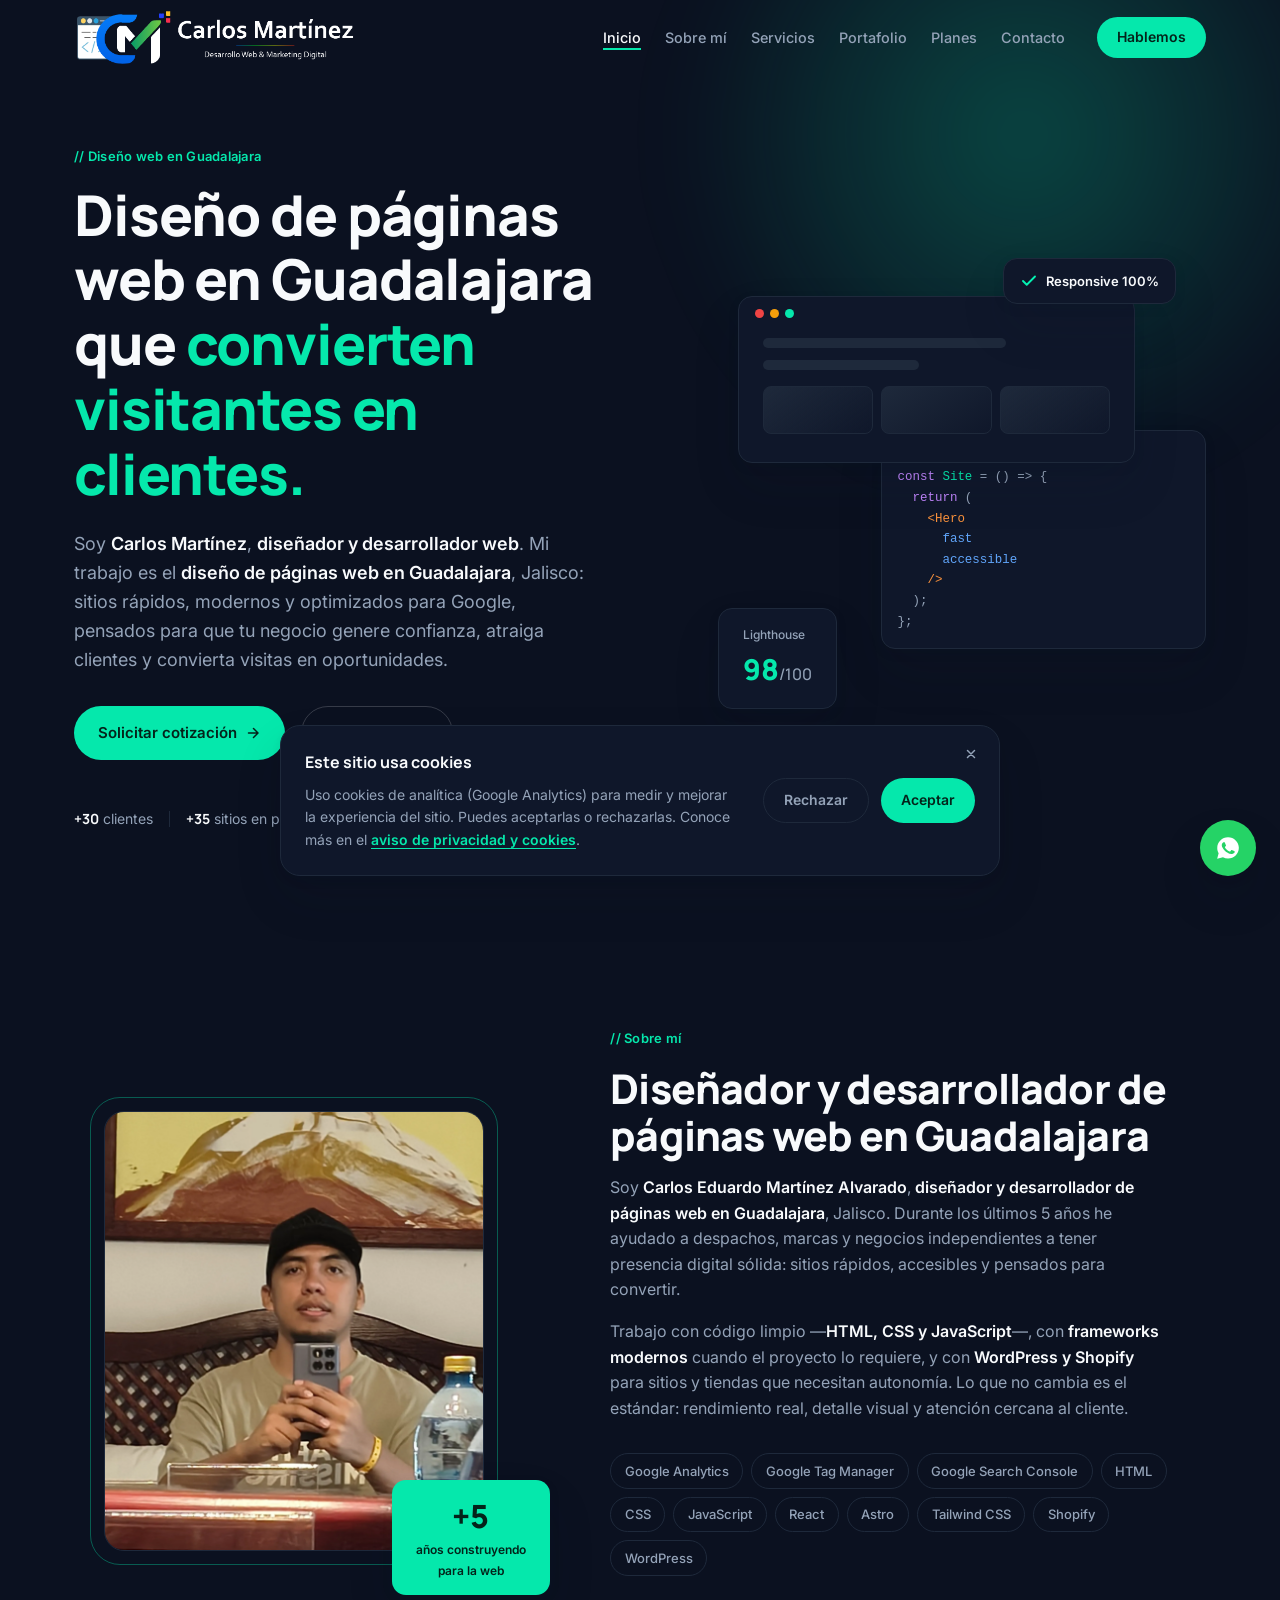
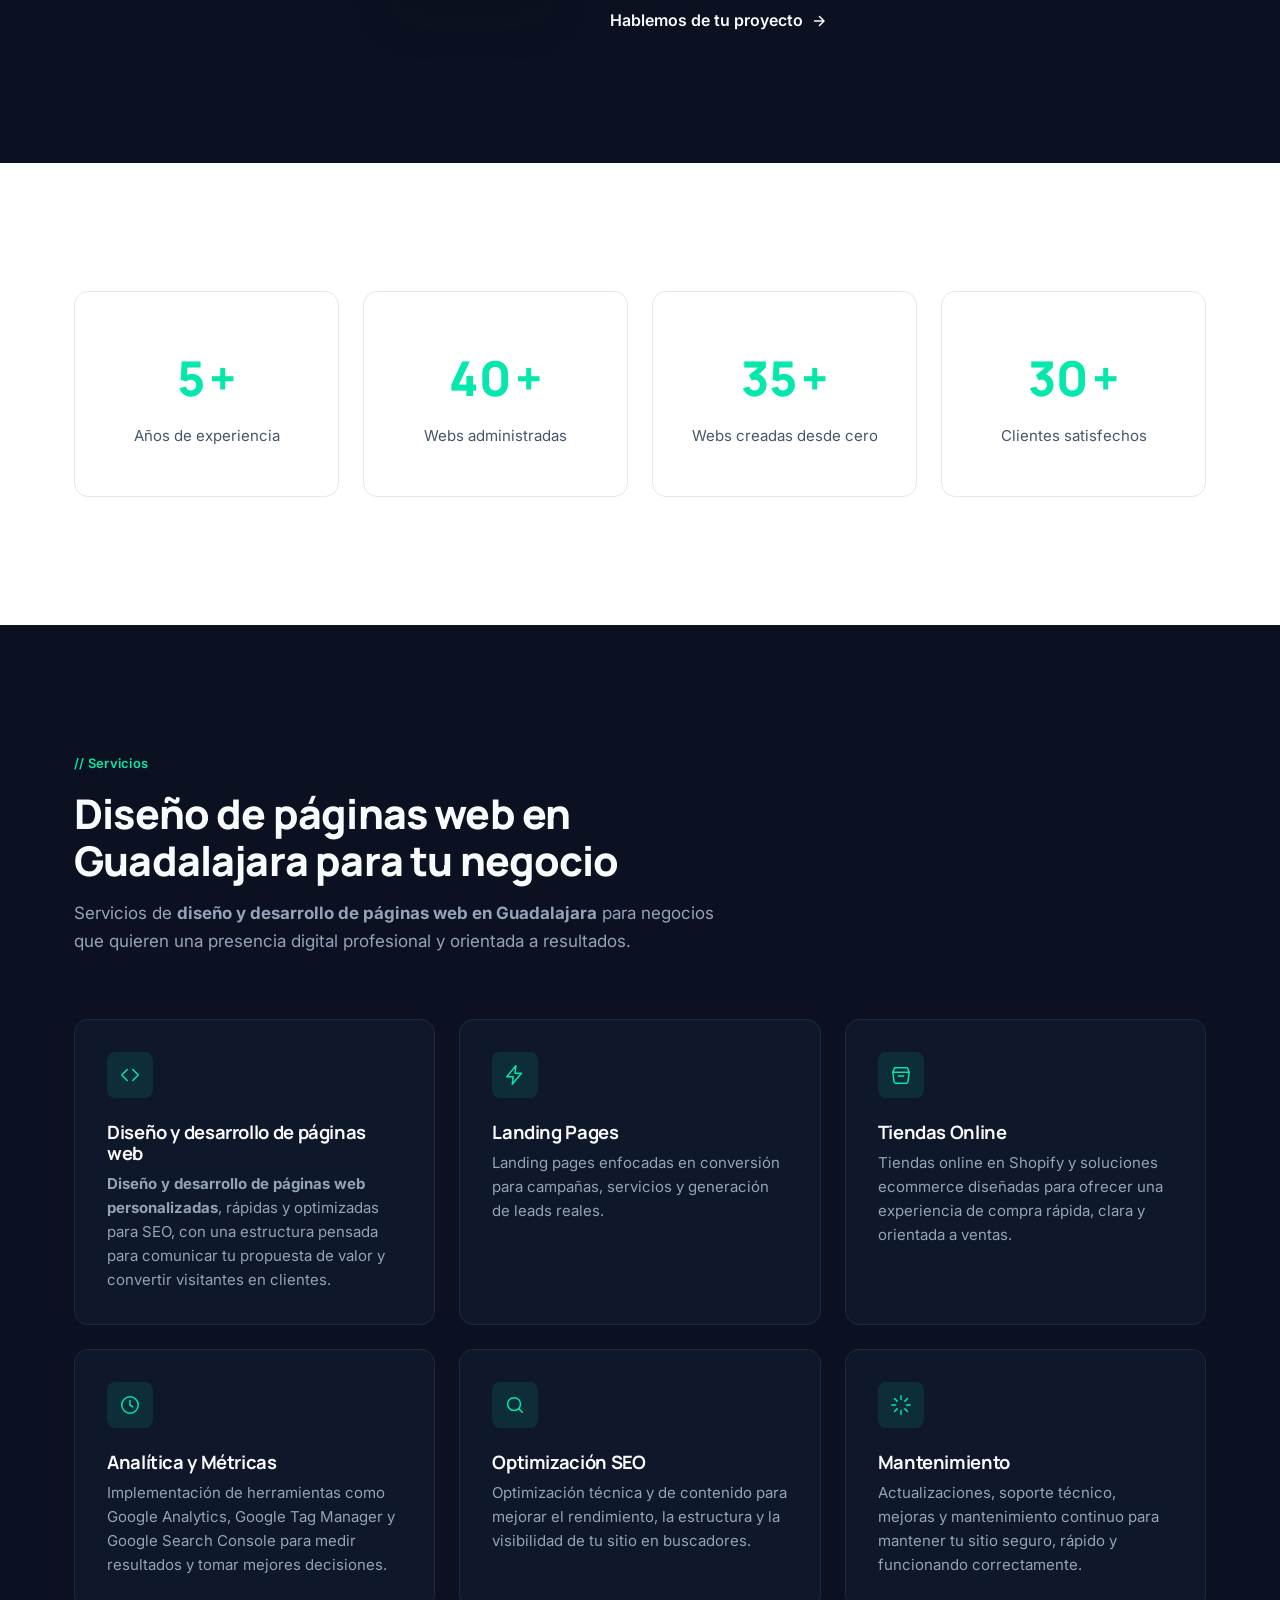
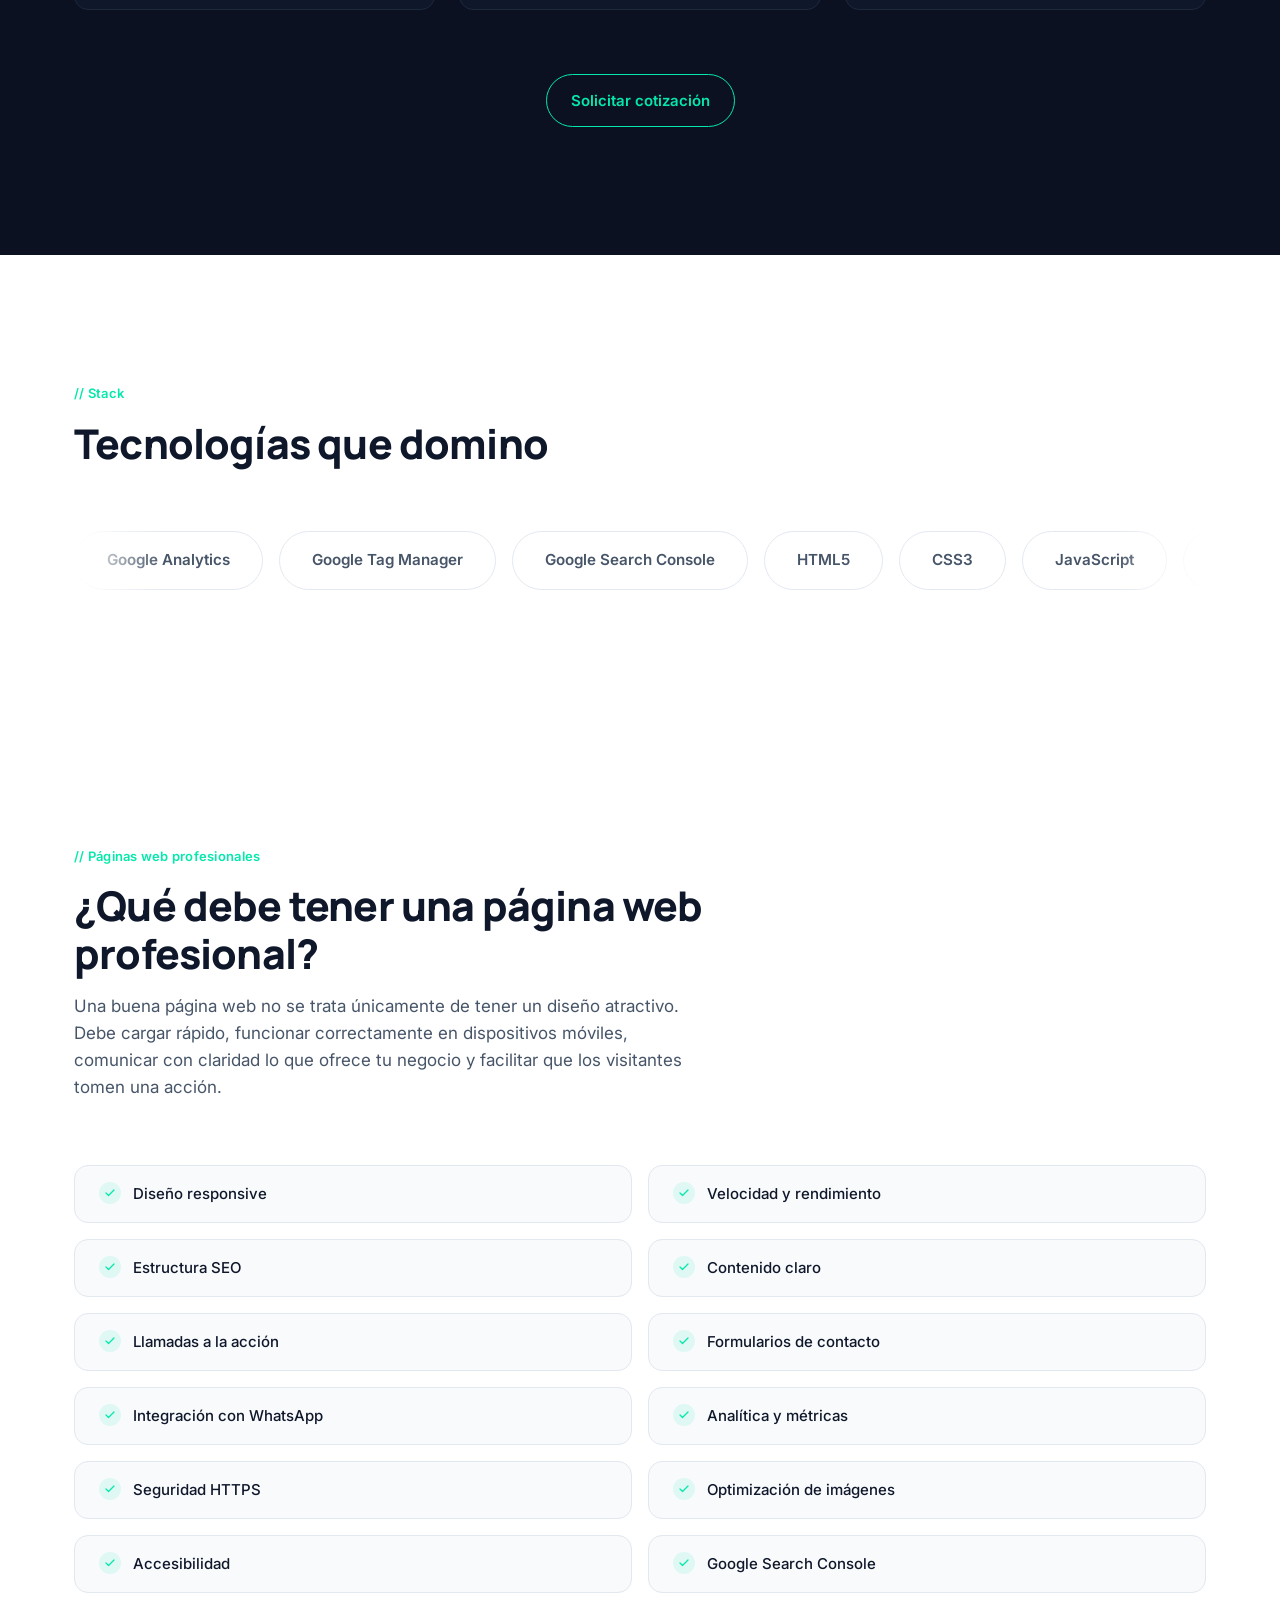
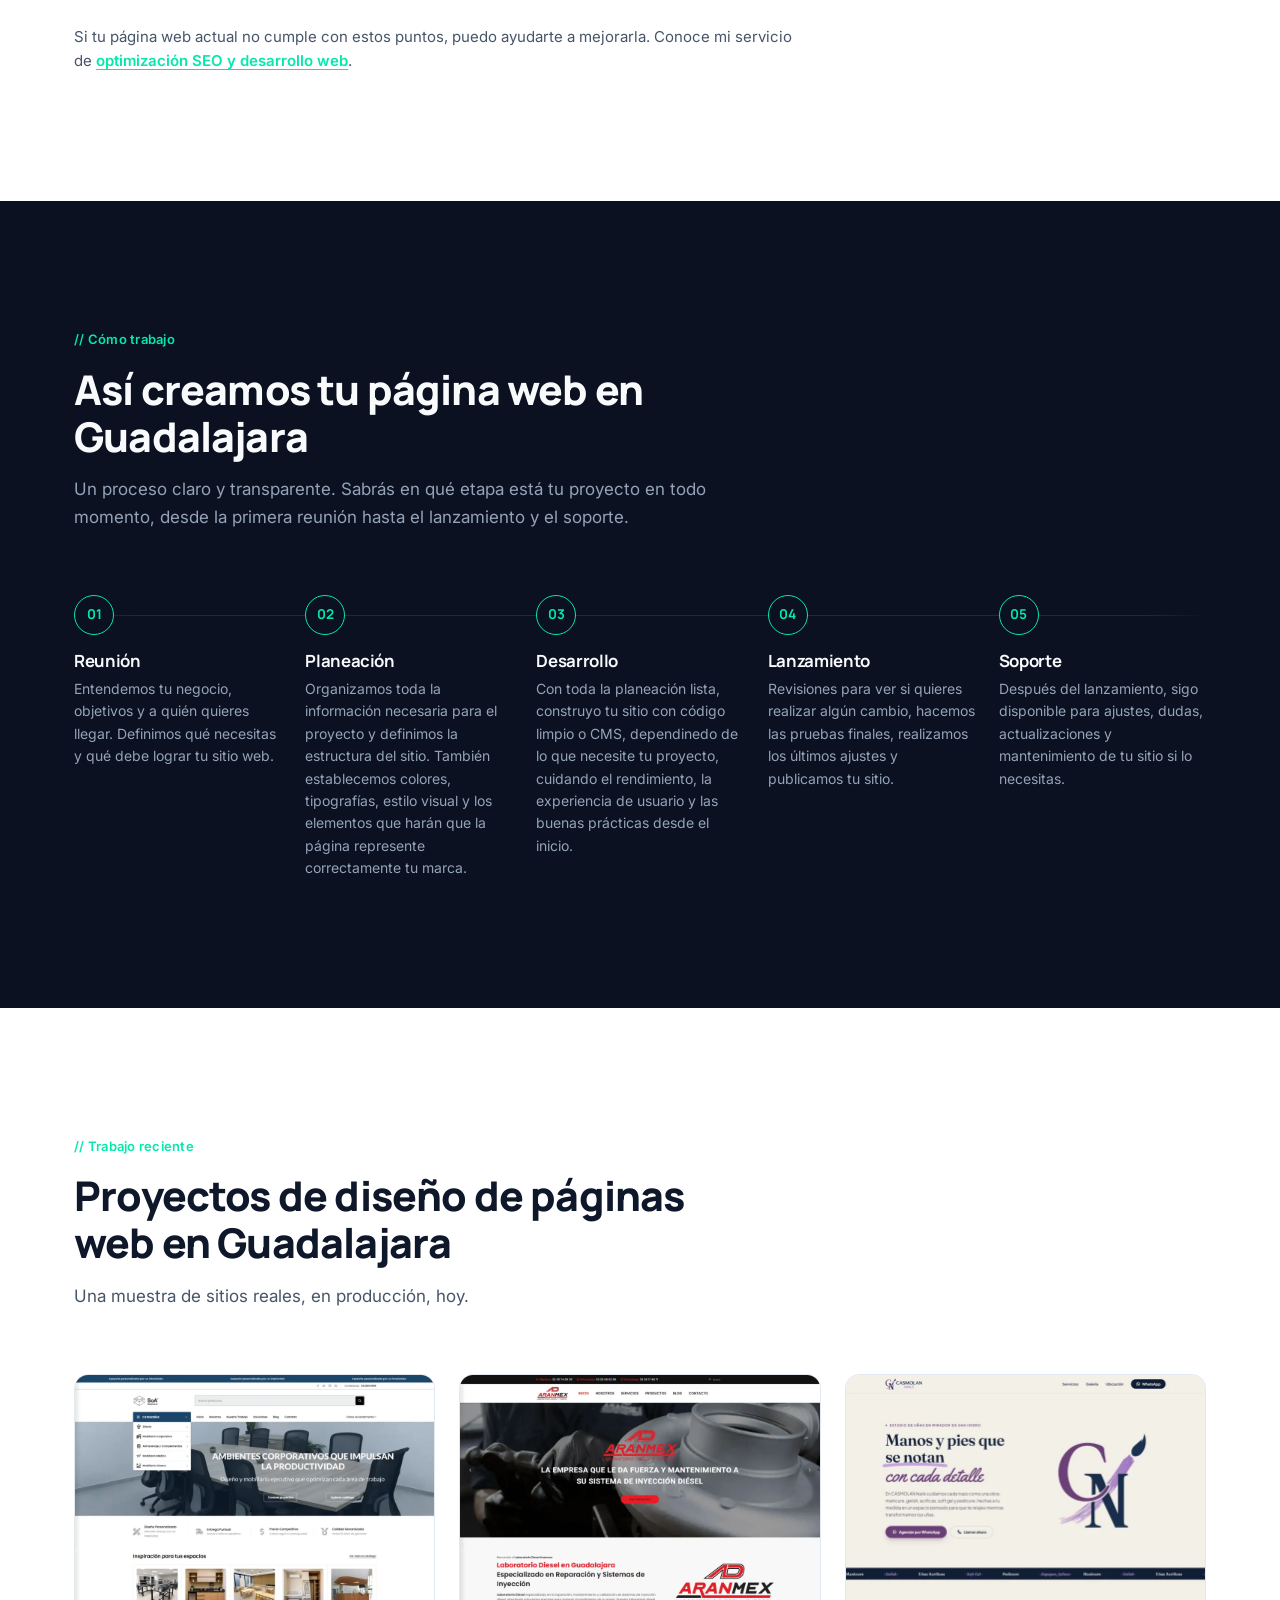
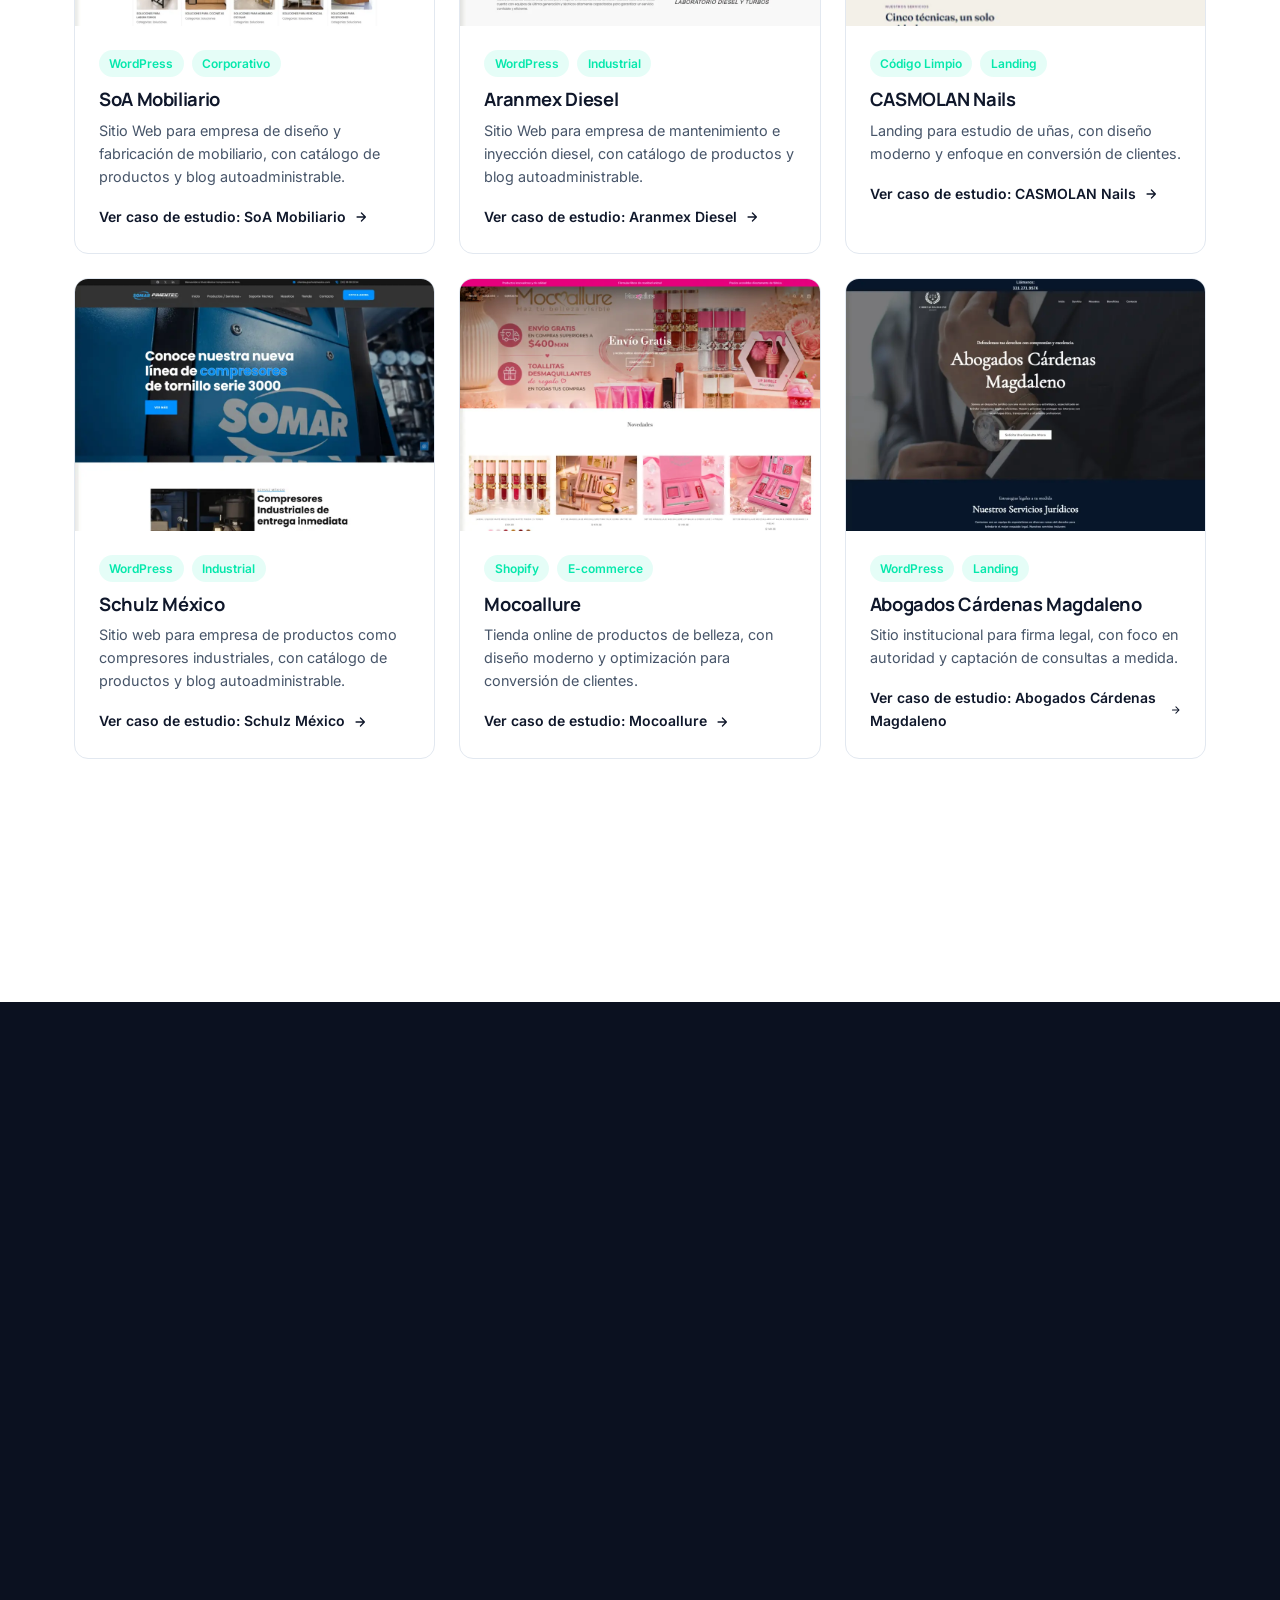
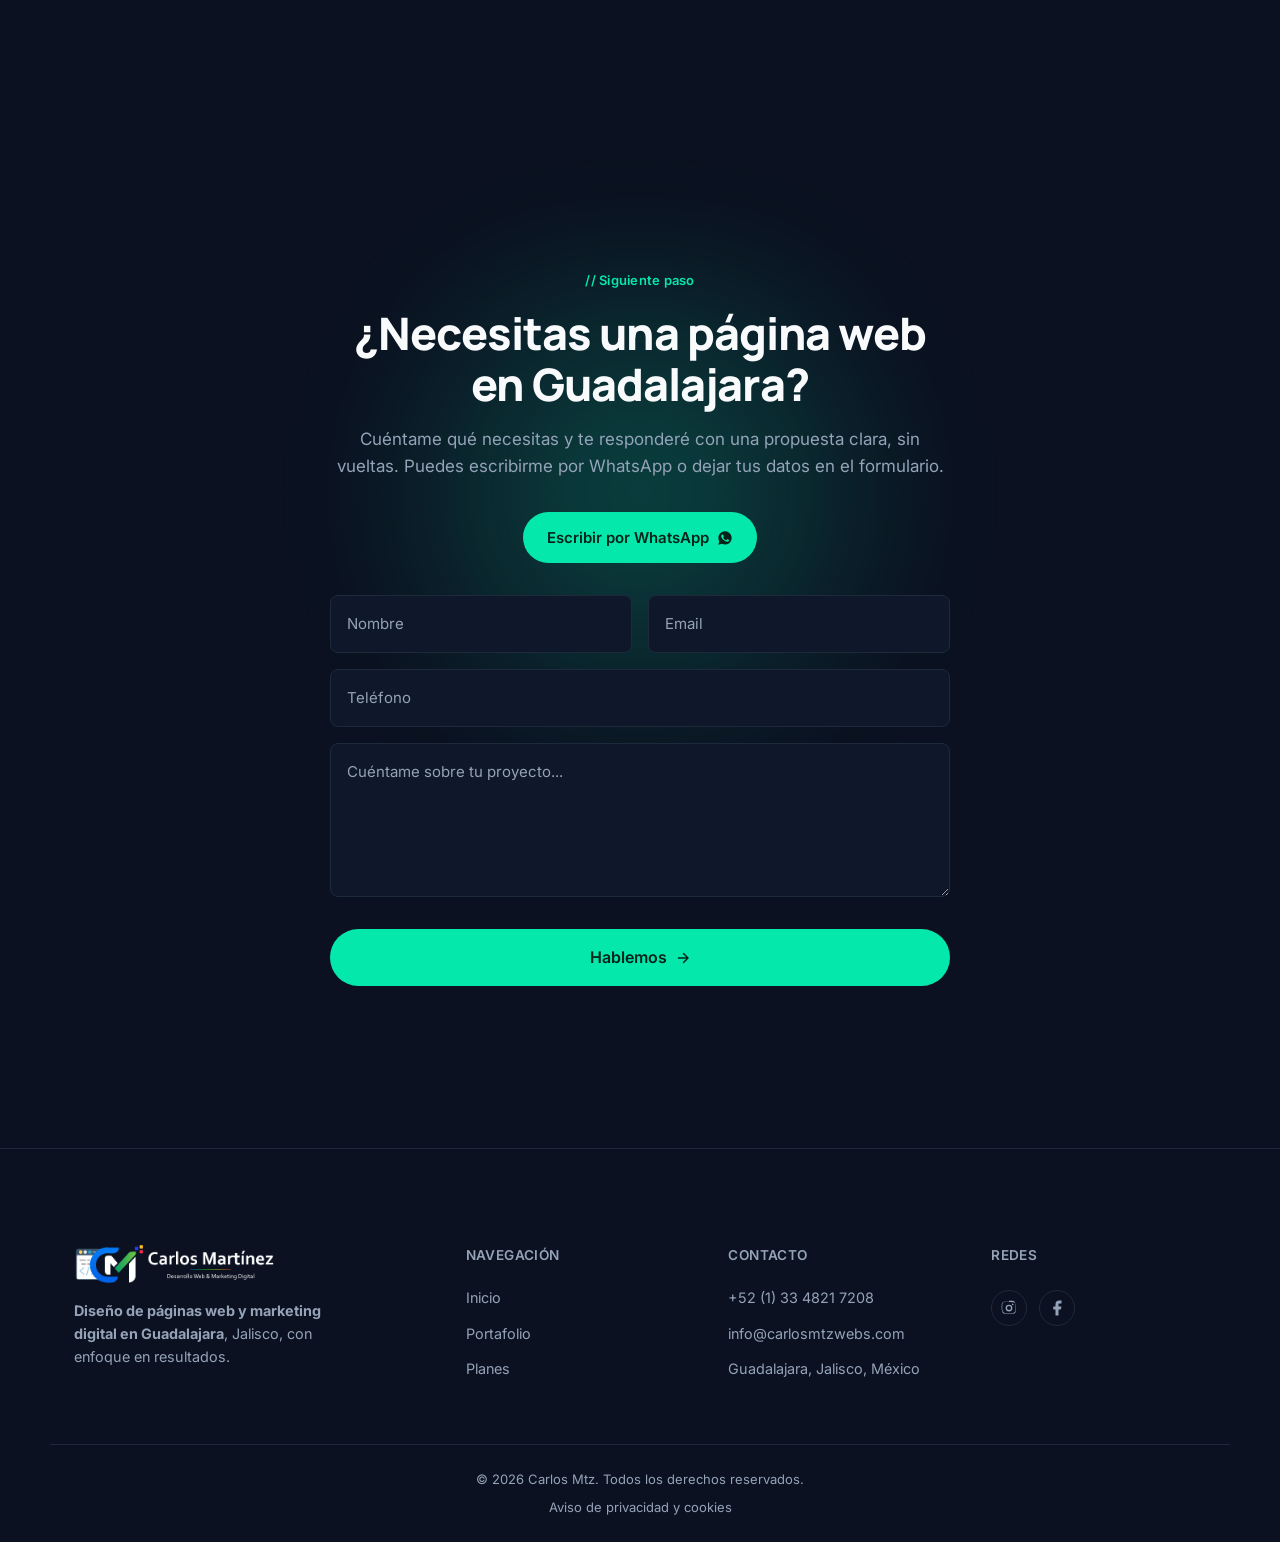
<file: index.html>
<!doctype html>
<html lang="es">
  <head>
    <!-- Google tag (gtag.js) -->
    <script
      async
      src="https://www.googletagmanager.com/gtag/js?id=G-VCGL5HLWEN"
    ></script>
    <script>
      window.dataLayer = window.dataLayer || [];
      function gtag() {
        dataLayer.push(arguments);
      }
      gtag("consent", "default", {
        ad_storage: "denied",
        analytics_storage: "granted",
        functionality_storage: "granted",
        personalization_storage: "denied",
        security_storage: "granted",
        wait_for_update: 500,
      });
      gtag("js", new Date());

      gtag("config", "G-VCGL5HLWEN", { anonymize_ip: true });
    </script>
    <meta charset="UTF-8" />
    <meta name="viewport" content="width=device-width, initial-scale=1.0" />
    <meta name="theme-color" content="#0b1120" />

    <!-- ===== SEO :: Meta principal ===== -->
    <title>Diseño de Páginas Web en Guadalajara | Carlos Martínez</title>
    <meta
      name="description"
      content="Diseño de páginas web en Guadalajara que convierten visitas en clientes. Rápidas, modernas y optimizadas para SEO. Cotiza tu proyecto hoy."
    />
    <meta name="robots" content="index, follow, max-image-preview:large" />
    <meta name="author" content="Carlos Martínez" />
    <link rel="canonical" href="https://www.carlosmtzwebs.com/" />

    <!-- ===== Open Graph ===== -->
    <meta property="og:type" content="website" />
    <meta
      property="og:title"
      content="Diseño de Páginas Web en Guadalajara | Carlos Martínez"
    />
    <meta
      property="og:description"
      content="Diseño de páginas web en Guadalajara que convierten visitas en clientes. Rápidas, modernas y optimizadas para SEO. Cotiza tu proyecto hoy."
    />
    <meta
      property="og:image"
      content="https://www.carlosmtzwebs.com/assets/og-diseno-paginas-web-guadalajara.webp"
    />
    <meta property="og:url" content="https://www.carlosmtzwebs.com/" />
    <meta property="og:locale" content="es_MX" />
    <meta property="og:site_name" content="Carlos Martínez" />

    <!-- ===== Twitter Card ===== -->
    <meta name="twitter:card" content="summary_large_image" />
    <meta
      name="twitter:title"
      content="Diseño de Páginas Web en Guadalajara | Carlos Martínez"
    />
    <meta
      name="twitter:description"
      content="Diseño de páginas web en Guadalajara que convierten visitas en clientes. Rápidas, modernas y optimizadas para SEO. Cotiza tu proyecto hoy."
    />

    <!-- ===== Favicon ===== -->
    <link rel="icon" type="image/svg+xml" href="assets/imgs/favicon.svg" />
    <link
      rel="apple-touch-icon"
      sizes="180x180"
      href="assets/imgs/apple-touch-icon.png"
    />

    <!-- ===== Fuentes ===== -->
    <link rel="preconnect" href="https://fonts.googleapis.com" />
    <link rel="preconnect" href="https://fonts.gstatic.com" crossorigin />
    <link
      href="https://fonts.googleapis.com/css2?family=Inter:wght@400;500;600&family=Manrope:wght@500;700;800&display=swap"
      rel="stylesheet"
    />

    <link rel="stylesheet" href="style.css" />

    <!-- ===== Schema.org ===== -->
    <script type="application/ld+json">
      {
        "@context": "https://schema.org",
        "@graph": [
          {
            "@type": "Person",
            "@id": "https://www.carlosmtzwebs.com/#person",
            "name": "Carlos Martínez",
            "alternateName": "Carlos Eduardo Martínez Alvarado",
            "jobTitle": "Diseñador y desarrollador web",
            "description": "Diseñador y desarrollador de páginas web en Guadalajara, Jalisco. Sitios rápidos, modernos y optimizados para SEO.",
            "url": "https://www.carlosmtzwebs.com/",
            "image": "https://www.carlosmtzwebs.com/assets/imgs/diseno-paginas-web-guadalajara.webp",
            "email": "mailto:info@carlosmtzwebs.com",
            "telephone": "+523348217208",
            "address": {
              "@type": "PostalAddress",
              "addressLocality": "Guadalajara",
              "addressRegion": "Jalisco",
              "addressCountry": "MX"
            },
            "sameAs": [
              "https://www.instagram.com/carlos.mtz.webs/",
              "https://www.facebook.com/profile.php?id=61592552905246"
            ],
            "knowsAbout": [
              "Diseño de páginas web",
              "Desarrollo web",
              "HTML",
              "CSS",
              "JavaScript",
              "React",
              "Astro",
              "Tailwind CSS",
              "WordPress",
              "Shopify",
              "SEO técnico",
              "Landing pages",
              "Tiendas online"
            ],
            "worksFor": {
              "@id": "https://www.carlosmtzwebs.com/#organization"
            }
          },
          {
            "@type": "Organization",
            "@id": "https://www.carlosmtzwebs.com/#organization",
            "name": "Carlos Martínez",
            "url": "https://www.carlosmtzwebs.com/",
            "logo": "https://www.carlosmtzwebs.com/assets/imgs/logo-diseno-paginas-web-guadalajara.png",
            "email": "mailto:info@carlosmtzwebs.com",
            "telephone": "+523348217208",
            "founder": {
              "@id": "https://www.carlosmtzwebs.com/#person"
            },
            "address": {
              "@type": "PostalAddress",
              "addressLocality": "Guadalajara",
              "addressRegion": "Jalisco",
              "addressCountry": "MX"
            }
          },
          {
            "@type": "WebSite",
            "@id": "https://www.carlosmtzwebs.com/#website",
            "url": "https://www.carlosmtzwebs.com/",
            "name": "Carlos Martínez — Diseño de Páginas Web en Guadalajara",
            "inLanguage": "es-MX",
            "publisher": {
              "@id": "https://www.carlosmtzwebs.com/#organization"
            }
          },
          {
            "@type": "WebPage",
            "@id": "https://www.carlosmtzwebs.com/#webpage",
            "url": "https://www.carlosmtzwebs.com/",
            "name": "Diseño de Páginas Web en Guadalajara | Carlos Martínez",
            "description": "Diseño y desarrollo de páginas web en Guadalajara, rápidas, modernas y optimizadas para SEO.",
            "inLanguage": "es-MX",
            "isPartOf": {
              "@id": "https://www.carlosmtzwebs.com/#website"
            },
            "about": {
              "@id": "https://www.carlosmtzwebs.com/#organization"
            }
          },
          {
            "@type": "Service",
            "@id": "https://www.carlosmtzwebs.com/#service",
            "name": "Diseño de páginas web en Guadalajara",
            "serviceType": "Diseño y desarrollo de páginas web",
            "description": "Diseño y desarrollo de páginas web rápidas, modernas y optimizadas para SEO, orientadas a convertir visitas en clientes.",
            "provider": {
              "@id": "https://www.carlosmtzwebs.com/#organization"
            },
            "areaServed": {
              "@type": "City",
              "name": "Guadalajara"
            },
            "hasOfferCatalog": {
              "@type": "OfferCatalog",
              "name": "Servicios de diseño y desarrollo web",
              "itemListElement": [
                {
                  "@type": "Offer",
                  "itemOffered": {
                    "@type": "Service",
                    "name": "Diseño y desarrollo web"
                  }
                },
                {
                  "@type": "Offer",
                  "itemOffered": {
                    "@type": "Service",
                    "name": "Landing pages"
                  }
                },
                {
                  "@type": "Offer",
                  "itemOffered": {
                    "@type": "Service",
                    "name": "Tiendas online"
                  }
                },
                {
                  "@type": "Offer",
                  "itemOffered": {
                    "@type": "Service",
                    "name": "Optimización SEO"
                  }
                }
              ]
            }
          }
        ]
      }
    </script>
  </head>
  <body>
    <!-- Botón accesible para saltar al contenido -->
    <a class="skip-link" href="#main">Saltar al contenido principal</a>

    <!-- ============================================ -->
    <!-- NAVBAR                                        -->
    <!-- ============================================ -->
    <header class="navbar" id="navbar" role="banner">
      <nav class="navbar__inner" aria-label="Navegación principal">
        <a
          href="index.html"
          class="navbar__logo"
          aria-label="Carlos Martínez — Inicio"
        >
          <img
            class="navbar__logo-img"
            src="assets/imgs/logo-diseno-paginas-web-guadalajara.png"
            alt="Logo Carlos Martínez — Diseño de páginas web en Guadalajara"
            title="Diseño de páginas web en Guadalajara | Carlos Martínez"
          />
        </a>

        <button
          class="navbar__toggle"
          id="navToggle"
          aria-label="Abrir menú"
          aria-expanded="false"
          aria-controls="navMenu"
        >
          <span></span><span></span><span></span>
        </button>

        <div class="navbar__menu" id="navMenu">
          <ul class="navbar__links">
            <li><a href="index.html" class="is-active">Inicio</a></li>
            <li><a href="index.html#sobre-mi">Sobre mí</a></li>
            <li><a href="index.html#servicios">Servicios</a></li>
            <li><a href="portfolio.html">Portafolio</a></li>
            <li><a href="planes.html">Planes</a></li>
            <li><a href="index.html#contacto">Contacto</a></li>
          </ul>
          <a
            href="https://wa.me/523348217208?text=Hola%20Carlos%2C%20estoy%20interesado%20en%20una%20p%C3%A1gina%20web."
            target="_blank"
            rel="noopener noreferrer"
            class="btn btn--primary btn--sm navbar__cta"
            >Hablemos</a
          >
        </div>
      </nav>
    </header>

    <main id="main">
      <!-- ============================================ -->
      <!-- HERO                                          -->
      <!-- ============================================ -->
      <section class="hero" aria-label="Introducción">
        <div class="hero__glow" aria-hidden="true"></div>

        <div class="hero__inner">
          <div class="hero__content" data-reveal>
            <p class="eyebrow">// Diseño web en Guadalajara</p>
            <h1 class="hero__title">
              Diseño de páginas web en Guadalajara que
              <span class="text-accent"
                >convierten visitantes en clientes.</span
              >
            </h1>
            <p class="hero__subtitle">
              Soy <strong>Carlos Martínez</strong>,
              <strong>diseñador y desarrollador web</strong>. Mi trabajo es el
              <strong>diseño de páginas web en Guadalajara</strong>, Jalisco:
              sitios rápidos, modernos y optimizados para Google, pensados para
              que tu negocio genere confianza, atraiga clientes y convierta
              visitas en oportunidades.
            </p>

            <div class="hero__actions">
              <a
                href="https://wa.me/523348217208?text=Hola%20Carlos%2C%20estoy%20interesado%20en%20una%20p%C3%A1gina%20web."
                target="_blank"
                rel="noopener noreferrer"
                class="btn btn--primary"
              >
                Solicitar cotización
                <svg
                  width="16"
                  height="16"
                  viewBox="0 0 16 16"
                  fill="none"
                  aria-hidden="true"
                >
                  <path
                    d="M3.5 8h9M8.5 3.5 13 8l-4.5 4.5"
                    stroke="currentColor"
                    stroke-width="1.5"
                    stroke-linecap="round"
                    stroke-linejoin="round"
                  />
                </svg>
              </a>
              <a href="portfolio.html" class="btn btn--ghost">
                Ver proyectos
              </a>
            </div>

            <div class="hero__trust" aria-label="Indicadores de confianza">
              <div class="hero__trust-item">
                <span class="hero__trust-num">+30</span> clientes
              </div>
              <div class="hero__trust-divider" aria-hidden="true"></div>
              <div class="hero__trust-item">
                <span class="hero__trust-num">+35</span> sitios en producción
              </div>
            </div>
          </div>

          <div
            class="hero__visual"
            data-reveal
            data-reveal-delay="1"
            aria-hidden="true"
          >
            <div class="device-stack">
              <div class="float-card float-card--code">
                <div class="code-dots">
                  <span></span><span></span><span></span>
                </div>
                <pre
                  class="code-snippet"
                ><span class="tok-kw">const</span> <span class="tok-fn">Site</span> = () =&gt; {
  <span class="tok-kw">return</span> (
    <span class="tok-tag">&lt;Hero</span>
      <span class="tok-attr">fast</span>
      <span class="tok-attr">accessible</span>
    <span class="tok-tag">/&gt;</span>
  );
};</pre>
              </div>

              <div class="float-card float-card--metric">
                <span class="float-card__label">Lighthouse</span>
                <span class="float-card__value"
                  >98<span class="float-card__unit">/100</span></span
                >
              </div>

              <div class="float-card float-card--browser">
                <div class="browser-bar">
                  <span class="browser-dot browser-dot--r"></span>
                  <span class="browser-dot browser-dot--y"></span>
                  <span class="browser-dot browser-dot--g"></span>
                </div>
                <div class="browser-content">
                  <div class="browser-line browser-line--lg"></div>
                  <div class="browser-line browser-line--md"></div>
                  <div class="browser-grid">
                    <div></div>
                    <div></div>
                    <div></div>
                  </div>
                </div>
              </div>

              <div class="float-card float-card--badge">
                <svg
                  width="18"
                  height="18"
                  viewBox="0 0 24 24"
                  fill="none"
                  aria-hidden="true"
                >
                  <path
                    d="M20 6 9 17l-5-5"
                    stroke="#04F2B2"
                    stroke-width="2.5"
                    stroke-linecap="round"
                    stroke-linejoin="round"
                  />
                </svg>
                <span>Responsive 100%</span>
              </div>
            </div>
          </div>
        </div>

        <div class="hero__scroll-cue" aria-hidden="true">
          <span></span>
        </div>
      </section>

      <!-- ============================================ -->
      <!-- SOBRE MÍ                                      -->
      <!-- ============================================ -->
      <section
        class="section section--dark"
        id="sobre-mi"
        aria-label="Sobre mí"
      >
        <div class="container">
          <div class="about">
            <div class="about__visual" data-reveal>
              <div class="about__photo-frame">
                <img
                  src="assets/imgs/diseno-paginas-web-guadalajara.webp"
                  alt="Carlos Martínez, diseñador de páginas web en Guadalajara"
                  title="Diseñador de páginas web en Guadalajara | Carlos Martínez"
                  class="about__photo"
                  loading="lazy"
                  width="440"
                  height="440"
                />
                <div class="about__photo-ring" aria-hidden="true"></div>
              </div>
              <div class="about__exp-card" aria-hidden="true">
                <span class="about__exp-num">+5</span>
                <span class="about__exp-label"
                  >años construyendo<br />para la web</span
                >
              </div>
            </div>

            <div class="about__content">
              <p class="eyebrow">// Sobre mí</p>
              <h2 class="section__title">
                Diseñador y desarrollador de páginas web en Guadalajara
              </h2>
              <p class="about__text">
                Soy <strong>Carlos Eduardo Martínez Alvarado</strong>,
                <strong
                  >diseñador y desarrollador de páginas web en
                  Guadalajara</strong
                >, Jalisco. Durante los últimos 5 años he ayudado a despachos,
                marcas y negocios independientes a tener presencia digital
                sólida: sitios rápidos, accesibles y pensados para convertir.
              </p>
              <p class="about__text">
                Trabajo con código limpio —<strong
                  >HTML, CSS y JavaScript</strong
                >—, con <strong>frameworks modernos</strong> cuando el proyecto
                lo requiere, y con <strong>WordPress y Shopify</strong> para
                sitios y tiendas que necesitan autonomía. Lo que no cambia es el
                estándar: rendimiento real, detalle visual y atención cercana al
                cliente.
              </p>

              <div class="about__stack" aria-label="Tecnologías principales">
                <span class="chip">Google Analytics</span>
                <span class="chip">Google Tag Manager</span>
                <span class="chip">Google Search Console</span>
                <span class="chip">HTML</span>
                <span class="chip">CSS</span>
                <span class="chip">JavaScript</span>
                <span class="chip">React</span>
                <span class="chip">Astro</span>
                <span class="chip">Tailwind CSS</span>
                <span class="chip">Shopify</span>
                <span class="chip">WordPress</span>
              </div>

              <a
                href="https://wa.me/523348217208?text=Hola%20Carlos%2C%20estoy%20interesado%20en%20una%20p%C3%A1gina%20web."
                target="_blank"
                rel="noopener noreferrer"
                class="link-arrow"
              >
                Hablemos de tu proyecto
                <svg
                  width="16"
                  height="16"
                  viewBox="0 0 16 16"
                  fill="none"
                  aria-hidden="true"
                >
                  <path
                    d="M3.5 8h9M8.5 3.5 13 8l-4.5 4.5"
                    stroke="currentColor"
                    stroke-width="1.5"
                    stroke-linecap="round"
                    stroke-linejoin="round"
                  />
                </svg>
              </a>
            </div>
          </div>
        </div>
      </section>

      <!-- ============================================ -->
      <!-- MÉTRICAS                                      -->
      <!-- ============================================ -->
      <section class="section" aria-label="Resultados en números">
        <div class="container">
          <div class="metrics" data-reveal>
            <div class="metric-card">
              <span class="metric-card__value" data-counter data-target="5"
                >0</span
              >
              <span class="metric-card__plus">+</span>
              <span class="metric-card__label">Años de experiencia</span>
            </div>
            <div class="metric-card">
              <span class="metric-card__value" data-counter data-target="40"
                >0</span
              >
              <span class="metric-card__plus">+</span>
              <span class="metric-card__label">Webs administradas</span>
            </div>
            <div class="metric-card">
              <span class="metric-card__value" data-counter data-target="35"
                >0</span
              >
              <span class="metric-card__plus">+</span>
              <span class="metric-card__label">Webs creadas desde cero</span>
            </div>
            <div class="metric-card">
              <span class="metric-card__value" data-counter data-target="30"
                >0</span
              >
              <span class="metric-card__plus">+</span>
              <span class="metric-card__label">Clientes satisfechos</span>
            </div>
          </div>
        </div>
      </section>

      <!-- ============================================ -->
      <!-- SERVICIOS                                     -->
      <!-- ============================================ -->
      <section
        class="section section--dark"
        id="servicios"
        aria-label="Servicios"
      >
        <div class="container">
          <div class="section__head" data-reveal>
            <p class="eyebrow">// Servicios</p>
            <h2 class="section__title">
              Diseño de páginas web en Guadalajara para tu negocio
            </h2>
            <p class="section__subtitle">
              Servicios de
              <strong>diseño y desarrollo de páginas web en Guadalajara</strong>
              para negocios que quieren una presencia digital profesional y
              orientada a resultados.
            </p>
          </div>

          <div class="grid grid--services" data-reveal>
            <article class="service-card">
              <div class="service-card__icon">
                <svg width="22" height="22" viewBox="0 0 24 24" fill="none">
                  <path
                    d="M9 18 3 12l6-6M15 6l6 6-6 6"
                    stroke="currentColor"
                    stroke-width="1.6"
                    stroke-linecap="round"
                    stroke-linejoin="round"
                  />
                </svg>
              </div>
              <h3 class="service-card__title">
                Diseño y desarrollo de páginas web
              </h3>
              <p class="service-card__text">
                <strong
                  >Diseño y desarrollo de páginas web personalizadas</strong
                >, rápidas y optimizadas para SEO, con una estructura pensada
                para comunicar tu propuesta de valor y convertir visitantes en
                clientes.
              </p>
            </article>

            <article class="service-card">
              <div class="service-card__icon">
                <svg width="22" height="22" viewBox="0 0 24 24" fill="none">
                  <path
                    d="M13 2 3 14h7l-1 8 10-12h-7l1-8Z"
                    stroke="currentColor"
                    stroke-width="1.6"
                    stroke-linecap="round"
                    stroke-linejoin="round"
                  />
                </svg>
              </div>
              <h3 class="service-card__title">Landing Pages</h3>
              <p class="service-card__text">
                Landing pages enfocadas en conversión para campañas, servicios y
                generación de leads reales.
              </p>
            </article>

            <article class="service-card">
              <div class="service-card__icon">
                <svg width="22" height="22" viewBox="0 0 24 24" fill="none">
                  <path
                    d="M3 9h18M3 9l1.5 10.5A2 2 0 0 0 6.48 21h11.04a2 2 0 0 0 1.98-1.5L21 9M3 9l2-5h14l2 5M9 13h6"
                    stroke="currentColor"
                    stroke-width="1.6"
                    stroke-linecap="round"
                    stroke-linejoin="round"
                  />
                </svg>
              </div>
              <h3 class="service-card__title">Tiendas Online</h3>
              <p class="service-card__text">
                Tiendas online en Shopify y soluciones ecommerce diseñadas para
                ofrecer una experiencia de compra rápida, clara y orientada a
                ventas.
              </p>
            </article>

            <article class="service-card">
              <div class="service-card__icon">
                <svg width="22" height="22" viewBox="0 0 24 24" fill="none">
                  <circle
                    cx="12"
                    cy="12"
                    r="9"
                    stroke="currentColor"
                    stroke-width="1.6"
                  />
                  <path
                    d="M12 7v5l3 2"
                    stroke="currentColor"
                    stroke-width="1.6"
                    stroke-linecap="round"
                  />
                </svg>
              </div>
              <h3 class="service-card__title">Analítica y Métricas</h3>
              <p class="service-card__text">
                Implementación de herramientas como Google Analytics, Google Tag
                Manager y Google Search Console para medir resultados y tomar
                mejores decisiones.
              </p>
            </article>

            <article class="service-card">
              <div class="service-card__icon">
                <svg width="22" height="22" viewBox="0 0 24 24" fill="none">
                  <circle
                    cx="11"
                    cy="11"
                    r="7"
                    stroke="currentColor"
                    stroke-width="1.6"
                  />
                  <path
                    d="m20 20-3.5-3.5"
                    stroke="currentColor"
                    stroke-width="1.6"
                    stroke-linecap="round"
                  />
                </svg>
              </div>
              <h3 class="service-card__title">Optimización SEO</h3>
              <p class="service-card__text">
                Optimización técnica y de contenido para mejorar el rendimiento,
                la estructura y la visibilidad de tu sitio en buscadores.
              </p>
            </article>

            <article class="service-card">
              <div class="service-card__icon">
                <svg width="22" height="22" viewBox="0 0 24 24" fill="none">
                  <path
                    d="M12 2v4M12 18v4M4.93 4.93l2.83 2.83M16.24 16.24l2.83 2.83M2 12h4M18 12h4M4.93 19.07l2.83-2.83M16.24 7.76l2.83-2.83"
                    stroke="currentColor"
                    stroke-width="1.6"
                    stroke-linecap="round"
                  />
                </svg>
              </div>
              <h3 class="service-card__title">Mantenimiento</h3>
              <p class="service-card__text">
                Actualizaciones, soporte técnico, mejoras y mantenimiento
                continuo para mantener tu sitio seguro, rápido y funcionando
                correctamente.
              </p>
            </article>
          </div>

          <div class="section__cta" data-reveal>
            <a
              href="https://wa.me/523348217208"
              target="_blank"
              rel="noopener noreferrer"
              class="btn btn--outline"
              >Solicitar cotización</a
            >
          </div>
        </div>
      </section>

      <!-- ============================================ -->
      <!-- TECNOLOGÍAS                                   -->
      <!-- ============================================ -->
      <section class="section" aria-label="Tecnologías">
        <div class="container">
          <div class="section__head" data-reveal>
            <p class="eyebrow">// Stack</p>
            <h2 class="section__title">Tecnologías que domino</h2>
          </div>

          <div class="tech-marquee" data-reveal aria-hidden="true">
            <div class="tech-marquee__track">
              <span class="tech-pill">Google Analytics</span>
              <span class="tech-pill">Google Tag Manager</span>
              <span class="tech-pill">Google Search Console</span>
              <span class="tech-pill">HTML5</span>
              <span class="tech-pill">CSS3</span>
              <span class="tech-pill">JavaScript</span>
              <span class="tech-pill">React</span>
              <span class="tech-pill">Astro</span>
              <span class="tech-pill">Tailwind CSS</span>
              <span class="tech-pill">WordPress</span>
              <span class="tech-pill">Shopify</span>
              <span class="tech-pill">Git</span>
              <span class="tech-pill">Figma</span>
              <!-- duplicado para loop infinito -->
              <span class="tech-pill">Google Analytics</span>
              <span class="tech-pill">Google Tag Manager</span>
              <span class="tech-pill">Google Search Console</span>
              <span class="tech-pill">HTML5</span>
              <span class="tech-pill">CSS3</span>
              <span class="tech-pill">JavaScript</span>
              <span class="tech-pill">React</span>
              <span class="tech-pill">Astro</span>
              <span class="tech-pill">Tailwind CSS</span>
              <span class="tech-pill">WordPress</span>
              <span class="tech-pill">Shopify</span>
              <span class="tech-pill">Git</span>
              <span class="tech-pill">Figma</span>
            </div>
          </div>

          <ul class="sr-only">
            <li>HTML5</li>
            <li>CSS3</li>
            <li>JavaScript</li>
            <li>React</li>
            <li>Astro</li>
            <li>Tailwind CSS</li>
            <li>WordPress</li>
            <li>Shopify</li>
            <li>Git</li>
            <li>Figma</li>
          </ul>
        </div>
      </section>

      <!-- ============================================ -->
      <!-- QUÉ DEBE TENER UNA PÁGINA WEB PROFESIONAL     -->
      <!-- ============================================ -->
      <section
        class="section"
        id="que-debe-tener"
        aria-label="Qué debe tener una página web profesional"
      >
        <div class="container">
          <div class="section__head" data-reveal>
            <p class="eyebrow">// Páginas web profesionales</p>
            <h2 class="section__title">
              ¿Qué debe tener una página web profesional?
            </h2>
            <p class="section__subtitle">
              Una buena página web no se trata únicamente de tener un diseño
              atractivo. Debe cargar rápido, funcionar correctamente en
              dispositivos móviles, comunicar con claridad lo que ofrece tu
              negocio y facilitar que los visitantes tomen una acción.
            </p>
          </div>

          <ul class="web-checklist" data-reveal>
            <li class="web-checklist__item">
              <span class="web-checklist__icon" aria-hidden="true">
                <svg width="12" height="12" viewBox="0 0 24 24" fill="none">
                  <path
                    d="M20 6 9 17l-5-5"
                    stroke="currentColor"
                    stroke-width="2.5"
                    stroke-linecap="round"
                    stroke-linejoin="round"
                  />
                </svg>
              </span>
              Diseño responsive
            </li>
            <li class="web-checklist__item">
              <span class="web-checklist__icon" aria-hidden="true">
                <svg width="12" height="12" viewBox="0 0 24 24" fill="none">
                  <path
                    d="M20 6 9 17l-5-5"
                    stroke="currentColor"
                    stroke-width="2.5"
                    stroke-linecap="round"
                    stroke-linejoin="round"
                  />
                </svg>
              </span>
              Velocidad y rendimiento
            </li>
            <li class="web-checklist__item">
              <span class="web-checklist__icon" aria-hidden="true">
                <svg width="12" height="12" viewBox="0 0 24 24" fill="none">
                  <path
                    d="M20 6 9 17l-5-5"
                    stroke="currentColor"
                    stroke-width="2.5"
                    stroke-linecap="round"
                    stroke-linejoin="round"
                  />
                </svg>
              </span>
              Estructura SEO
            </li>
            <li class="web-checklist__item">
              <span class="web-checklist__icon" aria-hidden="true">
                <svg width="12" height="12" viewBox="0 0 24 24" fill="none">
                  <path
                    d="M20 6 9 17l-5-5"
                    stroke="currentColor"
                    stroke-width="2.5"
                    stroke-linecap="round"
                    stroke-linejoin="round"
                  />
                </svg>
              </span>
              Contenido claro
            </li>
            <li class="web-checklist__item">
              <span class="web-checklist__icon" aria-hidden="true">
                <svg width="12" height="12" viewBox="0 0 24 24" fill="none">
                  <path
                    d="M20 6 9 17l-5-5"
                    stroke="currentColor"
                    stroke-width="2.5"
                    stroke-linecap="round"
                    stroke-linejoin="round"
                  />
                </svg>
              </span>
              Llamadas a la acción
            </li>
            <li class="web-checklist__item">
              <span class="web-checklist__icon" aria-hidden="true">
                <svg width="12" height="12" viewBox="0 0 24 24" fill="none">
                  <path
                    d="M20 6 9 17l-5-5"
                    stroke="currentColor"
                    stroke-width="2.5"
                    stroke-linecap="round"
                    stroke-linejoin="round"
                  />
                </svg>
              </span>
              Formularios de contacto
            </li>
            <li class="web-checklist__item">
              <span class="web-checklist__icon" aria-hidden="true">
                <svg width="12" height="12" viewBox="0 0 24 24" fill="none">
                  <path
                    d="M20 6 9 17l-5-5"
                    stroke="currentColor"
                    stroke-width="2.5"
                    stroke-linecap="round"
                    stroke-linejoin="round"
                  />
                </svg>
              </span>
              Integración con WhatsApp
            </li>
            <li class="web-checklist__item">
              <span class="web-checklist__icon" aria-hidden="true">
                <svg width="12" height="12" viewBox="0 0 24 24" fill="none">
                  <path
                    d="M20 6 9 17l-5-5"
                    stroke="currentColor"
                    stroke-width="2.5"
                    stroke-linecap="round"
                    stroke-linejoin="round"
                  />
                </svg>
              </span>
              Analítica y métricas
            </li>
            <li class="web-checklist__item">
              <span class="web-checklist__icon" aria-hidden="true">
                <svg width="12" height="12" viewBox="0 0 24 24" fill="none">
                  <path
                    d="M20 6 9 17l-5-5"
                    stroke="currentColor"
                    stroke-width="2.5"
                    stroke-linecap="round"
                    stroke-linejoin="round"
                  />
                </svg>
              </span>
              Seguridad HTTPS
            </li>
            <li class="web-checklist__item">
              <span class="web-checklist__icon" aria-hidden="true">
                <svg width="12" height="12" viewBox="0 0 24 24" fill="none">
                  <path
                    d="M20 6 9 17l-5-5"
                    stroke="currentColor"
                    stroke-width="2.5"
                    stroke-linecap="round"
                    stroke-linejoin="round"
                  />
                </svg>
              </span>
              Optimización de imágenes
            </li>
            <li class="web-checklist__item">
              <span class="web-checklist__icon" aria-hidden="true">
                <svg width="12" height="12" viewBox="0 0 24 24" fill="none">
                  <path
                    d="M20 6 9 17l-5-5"
                    stroke="currentColor"
                    stroke-width="2.5"
                    stroke-linecap="round"
                    stroke-linejoin="round"
                  />
                </svg>
              </span>
              Accesibilidad
            </li>
            <li class="web-checklist__item">
              <span class="web-checklist__icon" aria-hidden="true">
                <svg width="12" height="12" viewBox="0 0 24 24" fill="none">
                  <path
                    d="M20 6 9 17l-5-5"
                    stroke="currentColor"
                    stroke-width="2.5"
                    stroke-linecap="round"
                    stroke-linejoin="round"
                  />
                </svg>
              </span>
              Google Search Console
            </li>
          </ul>

          <p class="section__note">
            Si tu página web actual no cumple con estos puntos, puedo ayudarte a
            mejorarla. Conoce mi servicio de
            <a href="index.html#servicios" class="link-inline"
              >optimización SEO y desarrollo web</a
            >.
          </p>
        </div>
      </section>

      <!-- ============================================ -->
      <!-- PROCESO DE TRABAJO                            -->
      <!-- ============================================ -->
      <section class="section section--dark" aria-label="Proceso de trabajo">
        <div class="container">
          <div class="section__head" data-reveal>
            <p class="eyebrow">// Cómo trabajo</p>
            <h2 class="section__title">
              Así creamos tu página web en Guadalajara
            </h2>
            <p class="section__subtitle">
              Un proceso claro y transparente. Sabrás en qué etapa está tu
              proyecto en todo momento, desde la primera reunión hasta el
              lanzamiento y el soporte.
            </p>
          </div>

          <ol class="timeline" data-reveal>
            <li class="timeline__item">
              <span class="timeline__index">01</span>
              <h3 class="timeline__title">Reunión</h3>
              <p class="timeline__text">
                Entendemos tu negocio, objetivos y a quién quieres llegar.
                Definimos qué necesitas y qué debe lograr tu sitio web.
              </p>
            </li>
            <li class="timeline__item">
              <span class="timeline__index">02</span>
              <h3 class="timeline__title">Planeación</h3>
              <p class="timeline__text">
                Organizamos toda la información necesaria para el proyecto y
                definimos la estructura del sitio. También establecemos colores,
                tipografías, estilo visual y los elementos que harán que la
                página represente correctamente tu marca.
              </p>
            </li>
            <li class="timeline__item">
              <span class="timeline__index">03</span>
              <h3 class="timeline__title">Desarrollo</h3>
              <p class="timeline__text">
                Con toda la planeación lista, construyo tu sitio con código
                limpio o CMS, dependinedo de lo que necesite tu proyecto,
                cuidando el rendimiento, la experiencia de usuario y las buenas
                prácticas desde el inicio.
              </p>
            </li>
            <li class="timeline__item">
              <span class="timeline__index">04</span>
              <h3 class="timeline__title">Lanzamiento</h3>
              <p class="timeline__text">
                Revisiones para ver si quieres realizar algún cambio, hacemos
                las pruebas finales, realizamos los últimos ajustes y publicamos
                tu sitio.
              </p>
            </li>
            <li class="timeline__item">
              <span class="timeline__index">05</span>
              <h3 class="timeline__title">Soporte</h3>
              <p class="timeline__text">
                Después del lanzamiento, sigo disponible para ajustes, dudas,
                actualizaciones y mantenimiento de tu sitio si lo necesitas.
              </p>
            </li>
          </ol>
        </div>
      </section>

      <!-- ============================================ -->
      <!-- PROYECTOS DESTACADOS                          -->
      <!-- ============================================ -->
      <section class="section" id="proyectos" aria-label="Proyectos destacados">
        <div class="container">
          <div class="section__head" data-reveal>
            <p class="eyebrow">// Trabajo reciente</p>
            <h2 class="section__title">
              Proyectos de diseño de páginas web en Guadalajara
            </h2>
            <p class="section__subtitle">
              Una muestra de sitios reales, en producción, hoy.
            </p>
          </div>

          <div class="grid grid--projects" data-reveal>
            <article class="project-card">
              <a
                href="proyectos/soa-mobiliario/index.html"
                class="project-card__media"
              >
                <img
                  src="assets/imgs/portfolio/pagina-web-soa-mobiliario.webp"
                  alt="Diseño de página web para SoA Mobiliario, empresa de mobiliario en Guadalajara"
                  title="Página web SoA Mobiliario — Diseño de páginas web en Guadalajara"
                  loading="lazy"
                  width="600"
                  height="420"
                />
              </a>
              <div class="project-card__body">
                <div class="project-card__tags">
                  <span>WordPress</span><span>Corporativo</span>
                </div>
                <h3 class="project-card__title">SoA Mobiliario</h3>
                <p class="project-card__text">
                  Sitio Web para empresa de diseño y fabricación de mobiliario,
                  con catálogo de productos y blog autoadministrable.
                </p>
                <a
                  href="proyectos/soa-mobiliario/index.html"
                  class="link-arrow link-arrow--sm"
                >
                  Ver caso de estudio: SoA Mobiliario
                  <svg
                    width="14"
                    height="14"
                    viewBox="0 0 16 16"
                    fill="none"
                    aria-hidden="true"
                  >
                    <path
                      d="M3.5 8h9M8.5 3.5 13 8l-4.5 4.5"
                      stroke="currentColor"
                      stroke-width="1.5"
                      stroke-linecap="round"
                      stroke-linejoin="round"
                    />
                  </svg>
                </a>
              </div>
            </article>

            <article class="project-card">
              <a
                href="proyectos/aranmex-diesel/index.html"
                class="project-card__media"
              >
                <img
                  src="assets/imgs/portfolio/pagina-web-aranmex-diesel.webp"
                  alt="Diseño de página web para Aranmex Diesel, empresa de mantenimiento de inyección diesel"
                  title="Página web Aranmex Diesel — Diseño de páginas web en Guadalajara"
                  loading="lazy"
                  width="600"
                  height="420"
                />
              </a>
              <div class="project-card__body">
                <div class="project-card__tags">
                  <span>WordPress</span><span>Industrial</span>
                </div>
                <h3 class="project-card__title">Aranmex Diesel</h3>
                <p class="project-card__text">
                  Sitio Web para empresa de mantenimiento e inyección diesel,
                  con catálogo de productos y blog autoadministrable.
                </p>
                <a
                  href="proyectos/aranmex-diesel/index.html"
                  class="link-arrow link-arrow--sm"
                >
                  Ver caso de estudio: Aranmex Diesel
                  <svg
                    width="14"
                    height="14"
                    viewBox="0 0 16 16"
                    fill="none"
                    aria-hidden="true"
                  >
                    <path
                      d="M3.5 8h9M8.5 3.5 13 8l-4.5 4.5"
                      stroke="currentColor"
                      stroke-width="1.5"
                      stroke-linecap="round"
                      stroke-linejoin="round"
                    />
                  </svg>
                </a>
              </div>
            </article>

            <article class="project-card">
              <a
                href="proyectos/casmolan-nails/index.html"
                class="project-card__media"
              >
                <img
                  src="assets/imgs/portfolio/landing-page-casmolan-nails.webp"
                  alt="Diseño de landing page para CASMOLAN Nails, estudio de uñas"
                  title="Landing page CASMOLAN Nails — Diseño de páginas web en Guadalajara"
                  loading="lazy"
                  width="600"
                  height="420"
                />
              </a>
              <div class="project-card__body">
                <div class="project-card__tags">
                  <span>Código Limpio</span><span>Landing</span>
                </div>
                <h3 class="project-card__title">CASMOLAN Nails</h3>
                <p class="project-card__text">
                  Landing para estudio de uñas, con diseño moderno y enfoque en
                  conversión de clientes.
                </p>
                <a
                  href="proyectos/casmolan-nails/index.html"
                  class="link-arrow link-arrow--sm"
                >
                  Ver caso de estudio: CASMOLAN Nails
                  <svg
                    width="14"
                    height="14"
                    viewBox="0 0 16 16"
                    fill="none"
                    aria-hidden="true"
                  >
                    <path
                      d="M3.5 8h9M8.5 3.5 13 8l-4.5 4.5"
                      stroke="currentColor"
                      stroke-width="1.5"
                      stroke-linecap="round"
                      stroke-linejoin="round"
                    />
                  </svg>
                </a>
              </div>
            </article>

            <article class="project-card">
              <a
                href="proyectos/schulz-mexico/index.html"
                class="project-card__media"
              >
                <img
                  src="assets/imgs/portfolio/pagina-web-schulz-mexico.webp"
                  alt="Diseño de página web para Schulz México, proveedor de compresores industriales"
                  title="Página web Schulz México — Diseño de páginas web en Guadalajara"
                  loading="lazy"
                  width="600"
                  height="420"
                />
              </a>
              <div class="project-card__body">
                <div class="project-card__tags">
                  <span>WordPress</span><span>Industrial</span>
                </div>
                <h3 class="project-card__title">Schulz México</h3>
                <p class="project-card__text">
                  Sitio web para empresa de productos como compresores
                  industriales, con catálogo de productos y blog
                  autoadministrable.
                </p>
                <a
                  href="proyectos/schulz-mexico/index.html"
                  class="link-arrow link-arrow--sm"
                >
                  Ver caso de estudio: Schulz México
                  <svg
                    width="14"
                    height="14"
                    viewBox="0 0 16 16"
                    fill="none"
                    aria-hidden="true"
                  >
                    <path
                      d="M3.5 8h9M8.5 3.5 13 8l-4.5 4.5"
                      stroke="currentColor"
                      stroke-width="1.5"
                      stroke-linecap="round"
                      stroke-linejoin="round"
                    />
                  </svg>
                </a>
              </div>
            </article>

            <article class="project-card">
              <a
                href="proyectos/mocoallure/index.html"
                class="project-card__media"
              >
                <img
                  src="assets/imgs/portfolio/tienda-online-mocoallure.webp"
                  alt="Diseño de tienda online para Mocoallure, e-commerce de productos de belleza"
                  title="Tienda online Mocoallure — Diseño de páginas web en Guadalajara"
                  loading="lazy"
                  width="600"
                  height="420"
                />
              </a>
              <div class="project-card__body">
                <div class="project-card__tags">
                  <span>Shopify</span><span>E-commerce</span>
                </div>
                <h3 class="project-card__title">Mocoallure</h3>
                <p class="project-card__text">
                  Tienda online de productos de belleza, con diseño moderno y
                  optimización para conversión de clientes.
                </p>
                <a
                  href="proyectos/mocoallure/index.html"
                  class="link-arrow link-arrow--sm"
                >
                  Ver caso de estudio: Mocoallure
                  <svg
                    width="14"
                    height="14"
                    viewBox="0 0 16 16"
                    fill="none"
                    aria-hidden="true"
                  >
                    <path
                      d="M3.5 8h9M8.5 3.5 13 8l-4.5 4.5"
                      stroke="currentColor"
                      stroke-width="1.5"
                      stroke-linecap="round"
                      stroke-linejoin="round"
                    />
                  </svg>
                </a>
              </div>
            </article>

            <article class="project-card">
              <a
                href="proyectos/abogados-cardenas-magdaleno/index.html"
                class="project-card__media"
              >
                <img
                  src="assets/imgs/portfolio/pagina-web-abogados-cardenas-magdaleno.webp"
                  alt="Diseño de página web para Abogados Cárdenas Magdaleno, firma legal"
                  title="Página web Abogados Cárdenas Magdaleno — Diseño de páginas web en Guadalajara"
                  loading="lazy"
                  width="600"
                  height="420"
                />
              </a>
              <div class="project-card__body">
                <div class="project-card__tags">
                  <span>WordPress</span><span>Landing</span>
                </div>
                <h3 class="project-card__title">Abogados Cárdenas Magdaleno</h3>
                <p class="project-card__text">
                  Sitio institucional para firma legal, con foco en autoridad y
                  captación de consultas a medida.
                </p>
                <a
                  href="proyectos/abogados-cardenas-magdaleno/index.html"
                  class="link-arrow link-arrow--sm"
                >
                  Ver caso de estudio: Abogados Cárdenas Magdaleno
                  <svg
                    width="14"
                    height="14"
                    viewBox="0 0 16 16"
                    fill="none"
                    aria-hidden="true"
                  >
                    <path
                      d="M3.5 8h9M8.5 3.5 13 8l-4.5 4.5"
                      stroke="currentColor"
                      stroke-width="1.5"
                      stroke-linecap="round"
                      stroke-linejoin="round"
                    />
                  </svg>
                </a>
              </div>
            </article>
          </div>

          <div class="section__cta" data-reveal>
            <a href="portfolio.html" class="btn btn--primary"
              >Ver todos los proyectos</a
            >
          </div>
        </div>
      </section>

      <!-- ============================================ -->
      <!-- TESTIMONIOS                                   -->
      <!-- ============================================ -->
      <section
        class="section section--dark testimonios"
        aria-label="Testimonios"
      >
        <div class="container">
          <div class="section__head" data-reveal>
            <p class="eyebrow">// Testimonios</p>
            <h2 class="section__title">Clientes que confiaron en mi trabajo</h2>
            <p class="section__subtitle">
              La opinión de quienes ya tienen su página web funcionando.
            </p>
          </div>

          <div class="grid grid--testimonials" data-reveal>
            <figure class="testimonial-card">
              <blockquote>
                "Carlos entendió exactamente lo que necesitábamos. El sitio
                quedó rápido, claro y nos ha ayudado a captar clientes nuevos
                desde el primer mes."
              </blockquote>
              <figcaption>
                <span class="testimonial-card__name">SoA Mobiliario</span>
                <span class="testimonial-card__role">Mobiliario</span>
              </figcaption>
            </figure>

            <figure class="testimonial-card">
              <blockquote>
                "Profesional, puntual y con mucho ojo para el detalle. Nuestra
                tienda en Shopify nunca había funcionado tan bien."
              </blockquote>
              <figcaption>
                <span class="testimonial-card__name">Mocoallure</span>
                <span class="testimonial-card__role">E-commerce</span>
              </figcaption>
            </figure>

            <figure class="testimonial-card">
              <blockquote>
                "Buscábamos a alguien que entendiera tanto de diseño como de
                código. Carlos nos dio ambas cosas, y el soporte posterior ha
                sido excelente."
              </blockquote>
              <figcaption>
                <span class="testimonial-card__name">Despacho de Abogados</span>
                <span class="testimonial-card__role">Servicios legales</span>
              </figcaption>
            </figure>
          </div>
        </div>
      </section>

      <!-- ============================================ -->
      <!-- CTA FINAL                                     -->
      <!-- ============================================ -->
      <section class="cta-final" id="contacto" aria-label="Contacto">
        <div class="cta-final__glow" aria-hidden="true"></div>
        <div class="container">
          <div class="cta-final__inner" data-reveal>
            <p class="eyebrow">// Siguiente paso</p>
            <h2 class="cta-final__title">
              ¿Necesitas una página web en Guadalajara?
            </h2>
            <p class="cta-final__subtitle">
              Cuéntame qué necesitas y te responderé con una propuesta clara,
              sin vueltas. Puedes escribirme por WhatsApp o dejar tus datos en
              el formulario.
            </p>

            <div class="cta-final__actions">
              <a
                href="https://wa.me/523348217208?text=Hola%20Carlos%2C%20estoy%20interesado%20en%20una%20p%C3%A1gina%20web."
                target="_blank"
                rel="noopener noreferrer"
                class="btn btn--primary"
              >
                Escribir por WhatsApp
                <svg
                  width="16"
                  height="16"
                  viewBox="0 0 24 24"
                  fill="currentColor"
                  aria-hidden="true"
                >
                  <path
                    d="M12.04 2c-5.5 0-9.96 4.46-9.96 9.96 0 1.76.46 3.42 1.27 4.86L2 22l5.34-1.4a9.93 9.93 0 0 0 4.7 1.2h.01c5.5 0 9.96-4.46 9.96-9.96C22 6.46 17.54 2 12.04 2Zm5.84 14.12c-.25.7-1.45 1.34-2 1.42-.5.08-1.14.11-1.84-.12-.42-.13-.96-.31-1.65-.6-2.9-1.25-4.8-4.15-4.94-4.34-.15-.2-1.18-1.57-1.18-3 0-1.42.74-2.12 1-2.4.25-.28.55-.35.74-.35h.53c.17 0 .4-.06.62.48.25.6.85 2.07.92 2.22.07.15.12.33.02.53-.1.2-.16.32-.31.49-.15.17-.32.38-.46.51-.15.14-.3.3-.13.6.18.3.79 1.31 1.7 2.13 1.17 1.04 2.16 1.36 2.46 1.51.3.15.48.13.66-.05.18-.18.74-.86.94-1.16.2-.3.4-.25.66-.15.27.1 1.7.8 1.99.95.3.15.49.22.56.34.07.13.07.74-.18 1.45Z"
                  />
                </svg>
              </a>
            </div>

            <form
              class="contact-form"
              id="contactForm"
              name="contact"
              method="POST"
              data-netlify="true"
              netlify-honeypot="bot-field"
              novalidate
            >
              <input type="hidden" name="form-name" value="contact" />
              <p class="sr-only">
                <label>No llenes este campo <input name="bot-field" tabindex="-1" autocomplete="off" /></label>
              </p>
              <div class="contact-form__row">
                <div class="form-field">
                  <label class="sr-only" for="name">Nombre</label>
                  <input
                    type="text"
                    id="name"
                    name="name"
                    placeholder="Nombre"
                    required
                  />
                </div>
                <div class="form-field">
                  <label class="sr-only" for="email">Correo electrónico</label>
                  <input
                    type="email"
                    id="email"
                    name="email"
                    placeholder="Email"
                    required
                  />
                </div>
              </div>
              <div class="form-field">
                <label class="sr-only" for="phone">Teléfono</label>
                <input
                  type="tel"
                  id="phone"
                  name="phone"
                  placeholder="Teléfono"
                  pattern="[0-9+()\s-]{7,15}"
                />
              </div>
              <div class="form-field">
                <label class="sr-only" for="message">Mensaje</label>
                <textarea
                  id="message"
                  name="message"
                  placeholder="Cuéntame sobre tu proyecto..."
                  required
                  rows="5"
                ></textarea>
              </div>
              <button
                type="submit"
                class="btn btn--primary btn--lg contact-form__submit"
              >
                <span class="btn__text">Hablemos</span>
                <svg
                  width="16"
                  height="16"
                  viewBox="0 0 16 16"
                  fill="none"
                  aria-hidden="true"
                >
                  <path
                    d="M3.5 8h9M8.5 3.5 13 8l-4.5 4.5"
                    stroke="currentColor"
                    stroke-width="1.5"
                    stroke-linecap="round"
                    stroke-linejoin="round"
                  />
                </svg>
              </button>
              <p
                class="contact-form__status"
                id="formStatus"
                role="status"
                aria-live="polite"
              ></p>
            </form>
          </div>
        </div>
      </section>
    </main>

    <!-- ============================================ -->
    <!-- FOOTER                                        -->
    <!-- ============================================ -->
    <footer class="footer">
      <div class="container footer__inner">
        <div class="footer__brand">
          <a href="index.html" class="navbar__logo">
            <img
              class="footer__logo-img"
              src="assets/imgs/logo-diseno-paginas-web-guadalajara.png"
              alt="Logo Carlos Martínez — Diseño de páginas web en Guadalajara"
              title="Diseño de páginas web en Guadalajara | Carlos Martínez"
            />
          </a>
          <p class="footer__tagline">
            <strong
              >Diseño de páginas web y marketing digital en Guadalajara</strong
            >, Jalisco, con enfoque en resultados.
          </p>
        </div>

        <div class="footer__col">
          <p class="footer__col-title">Navegación</p>
          <a href="index.html">Inicio</a>
          <a href="portfolio.html">Portafolio</a>
          <a href="planes.html">Planes</a>
        </div>

        <div class="footer__col">
          <p class="footer__col-title">Contacto</p>
          <a
            href="https://wa.me/523348217208"
            target="_blank"
            rel="noopener noreferrer"
            >+52 (1) 33 4821 7208</a
          >
          <a href="mailto:info@carlosmtzwebs.com">info@carlosmtzwebs.com</a>
          <span class="footer__location">Guadalajara, Jalisco, México</span>
        </div>

        <div class="footer__col footer_col_socials">
          <p class="footer__col-title">Redes</p>
          <div class="footer__socials">
            <!-- <a
              href="https://github.com/carlosmartinez"
              target="_blank"
              rel="noopener noreferrer"
              aria-label="GitHub"
            >
              <svg
                width="18"
                height="18"
                viewBox="0 0 24 24"
                fill="currentColor"
              >
                <path
                  d="M12 2C6.48 2 2 6.58 2 12.25c0 4.49 2.87 8.3 6.84 9.65.5.1.68-.22.68-.49 0-.24-.01-1.04-.01-1.89-2.78.62-3.37-1.21-3.37-1.21-.45-1.18-1.11-1.49-1.11-1.49-.91-.64.07-.63.07-.63 1 .07 1.53 1.06 1.53 1.06.89 1.56 2.34 1.11 2.91.85.09-.66.34-1.11.62-1.36-2.22-.26-4.55-1.14-4.55-5.07 0-1.12.39-2.04 1.03-2.76-.1-.26-.45-1.31.1-2.72 0 0 .84-.28 2.75 1.05a9.3 9.3 0 0 1 5 0c1.91-1.33 2.75-1.05 2.75-1.05.55 1.41.2 2.46.1 2.72.64.72 1.03 1.64 1.03 2.76 0 3.94-2.34 4.8-4.57 5.06.36.32.68.94.68 1.9 0 1.37-.01 2.48-.01 2.81 0 .27.18.6.69.49C19.14 20.55 22 16.74 22 12.25 22 6.58 17.52 2 12 2Z"
                />
              </svg>
            </a>
            <a
              href="https://www.linkedin.com/in/carlosmartinez"
              target="_blank"
              rel="noopener noreferrer"
              aria-label="LinkedIn"
            >
              <svg
                width="18"
                height="18"
                viewBox="0 0 24 24"
                fill="currentColor"
              >
                <path
                  d="M19 3A2 2 0 0 1 21 5v14a2 2 0 0 1-2 2H5a2 2 0 0 1-2-2V5a2 2 0 0 1 2-2h14ZM8.34 18.5V10.3H5.78v8.2h2.56ZM7.06 9.2c.9 0 1.45-.6 1.45-1.34-.02-.76-.55-1.34-1.43-1.34-.87 0-1.45.58-1.45 1.34 0 .75.56 1.34 1.41 1.34h.02Zm12.05 9.3v-4.7c0-2.52-1.34-3.7-3.14-3.7-1.45 0-2.1.8-2.46 1.36V10.3h-2.55c.03.7 0 8.2 0 8.2h2.55v-4.58c0-.24.02-.49.1-.66.21-.49.66-1 1.45-1 1.02 0 1.43.78 1.43 1.92v4.32h2.62Z"
                />
              </svg>
            </a> -->
            <a
              href="https://www.instagram.com/carlos.mtz.webs/"
              target="_blank"
              rel="noopener noreferrer"
              aria-label="Instagram"
            >
              <svg
                width="18"
                height="18"
                viewBox="0 0 24 24"
                fill="currentColor"
              >
                <path
                  d="M12 2.2c2.7 0 3 0 4.1.06 1 .05 1.6.2 1.9.34.5.2.8.43 1.2.8.4.4.6.7.8 1.2.14.3.3.9.34 1.9.05 1.1.06 1.4.06 4.1s0 3-.06 4.1c-.05 1-.2 1.6-.34 1.9-.2.5-.43.8-.8 1.2-.4.4-.7.6-1.2.8-.3.14-.9.3-1.9.34-1.1.05-1.4.06-4.1.06s-3 0-4.1-.06c-1-.05-1.6-.2-1.9-.34-.5-.2-.8-.43-1.2-.8-.4-.4-.6-.7-.8-1.2-.14-.3-.3-.9-.34-1.9C2.2 15 2.2 14.7 2.2 12s0-3 .06-4.1c.05-1 .2-1.6.34-1.9.2-.5.43-.8.8-1.2.4-.4.7-.6 1.2-.8.3-.14.9-.3 1.9-.34C7.6 3.6 7.9 3.6 10.6 3.6h1.4Zm0 1.8H10.6c-2.6 0-2.9 0-3.96.06-.84.04-1.3.18-1.6.3-.4.16-.69.34-1 .65-.3.3-.49.6-.65 1-.12.3-.26.76-.3 1.6C3 9.13 3 9.43 3 12s0 2.87.06 3.96c.04.84.18 1.3.3 1.6.16.4.34.69.65 1 .3.3.6.49 1 .65.3.12.76.26 1.6.3 1.06.06 1.36.06 3.96.06h2.8c2.6 0 2.9 0 3.96-.06.84-.04 1.3-.18 1.6-.3.4-.16.69-.34 1-.65.3-.3.49-.6.65-1 .12-.3.26-.76.3-1.6.06-1.09.06-1.36.06-3.96s0-2.87-.06-3.96c-.04-.84-.18-1.3-.3-1.6a2.7 2.7 0 0 0-.65-1c-.3-.3-.6-.49-1-.65-.3-.12-.76-.26-1.6-.3C14.87 4 14.6 4 12 4ZM12 7.5a4.5 4.5 0 1 1 0 9 4.5 4.5 0 0 1 0-9Zm0 1.8a2.7 2.7 0 1 0 0 5.4 2.7 2.7 0 0 0 0-5.4Zm4.95-3.15a1.05 1.05 0 1 1 0 2.1 1.05 1.05 0 0 1 0-2.1Z"
                />
              </svg>
            </a>
            <a
              href="https://www.facebook.com/profile.php?id=61592552905246"
              target="_blank"
              rel="noopener noreferrer"
              aria-label="Facebook"
            >
              <svg
                width="18"
                height="18"
                viewBox="0 0 24 24"
                fill="currentColor"
              >
                <path
                  d="M18 2h-3a5 5 0 0 0-5 5v3H7v4h3v8h4v-8h3l1-4h-4V7a1 1 0 0 1 1-1h3z"
                />
              </svg>
            </a>
          </div>
        </div>
      </div>

      <div class="container footer__bottom">
        <p>&copy; 2026 Carlos Mtz. Todos los derechos reservados.</p>
        <a class="footer__legal" href="aviso-de-privacidad.html"
          >Aviso de privacidad y cookies</a
        >
      </div>
    </footer>

    <!-- Botón flotante de contacto rápido -->
    <a
      href="https://wa.me/523348217208?text=Hola%20Carlos%2C%20estoy%20interesado%20en%20una%20p%C3%A1gina%20web."
      target="_blank"
      rel="noopener noreferrer"
      class="float-whatsapp"
      aria-label="Contactar por WhatsApp"
    >
      <svg width="26" height="26" viewBox="0 0 24 24" fill="currentColor">
        <path
          d="M12.04 2c-5.5 0-9.96 4.46-9.96 9.96 0 1.76.46 3.42 1.27 4.86L2 22l5.34-1.4a9.93 9.93 0 0 0 4.7 1.2h.01c5.5 0 9.96-4.46 9.96-9.96C22 6.46 17.54 2 12.04 2Zm5.84 14.12c-.25.7-1.45 1.34-2 1.42-.5.08-1.14.11-1.84-.12-.42-.13-.96-.31-1.65-.6-2.9-1.25-4.8-4.15-4.94-4.34-.15-.2-1.18-1.57-1.18-3 0-1.42.74-2.12 1-2.4.25-.28.55-.35.74-.35h.53c.17 0 .4-.06.62.48.25.6.85 2.07.92 2.22.07.15.12.33.02.53-.1.2-.16.32-.31.49-.15.17-.32.38-.46.51-.15.14-.3.3-.13.6.18.3.79 1.31 1.7 2.13 1.17 1.04 2.16 1.36 2.46 1.51.3.15.48.13.66-.05.18-.18.74-.86.94-1.16.2-.3.4-.25.66-.15.27.1 1.7.8 1.99.95.3.15.49.22.56.34.07.13.07.74-.18 1.45Z"
        />
      </svg>
    </a>

    <!-- JS -->
    <script src="script.js"></script>
  </body>
</html>
</file>
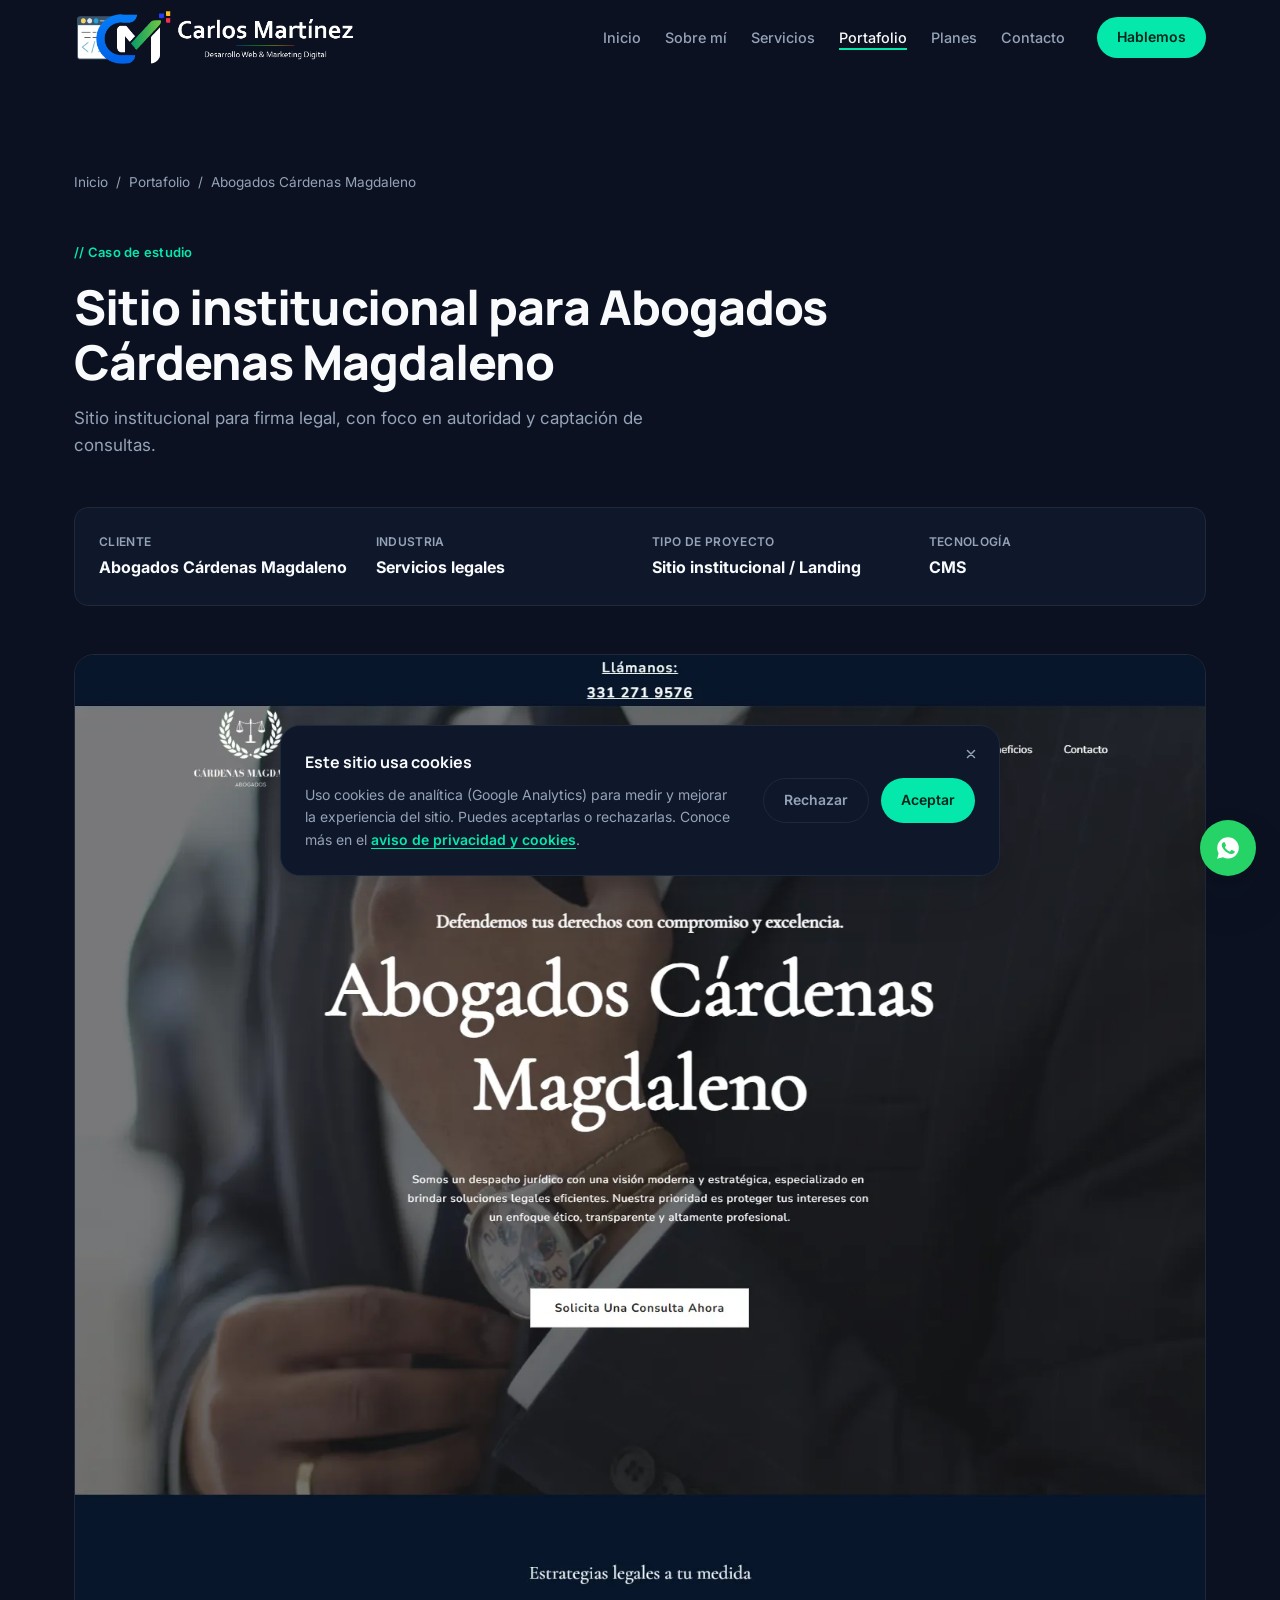
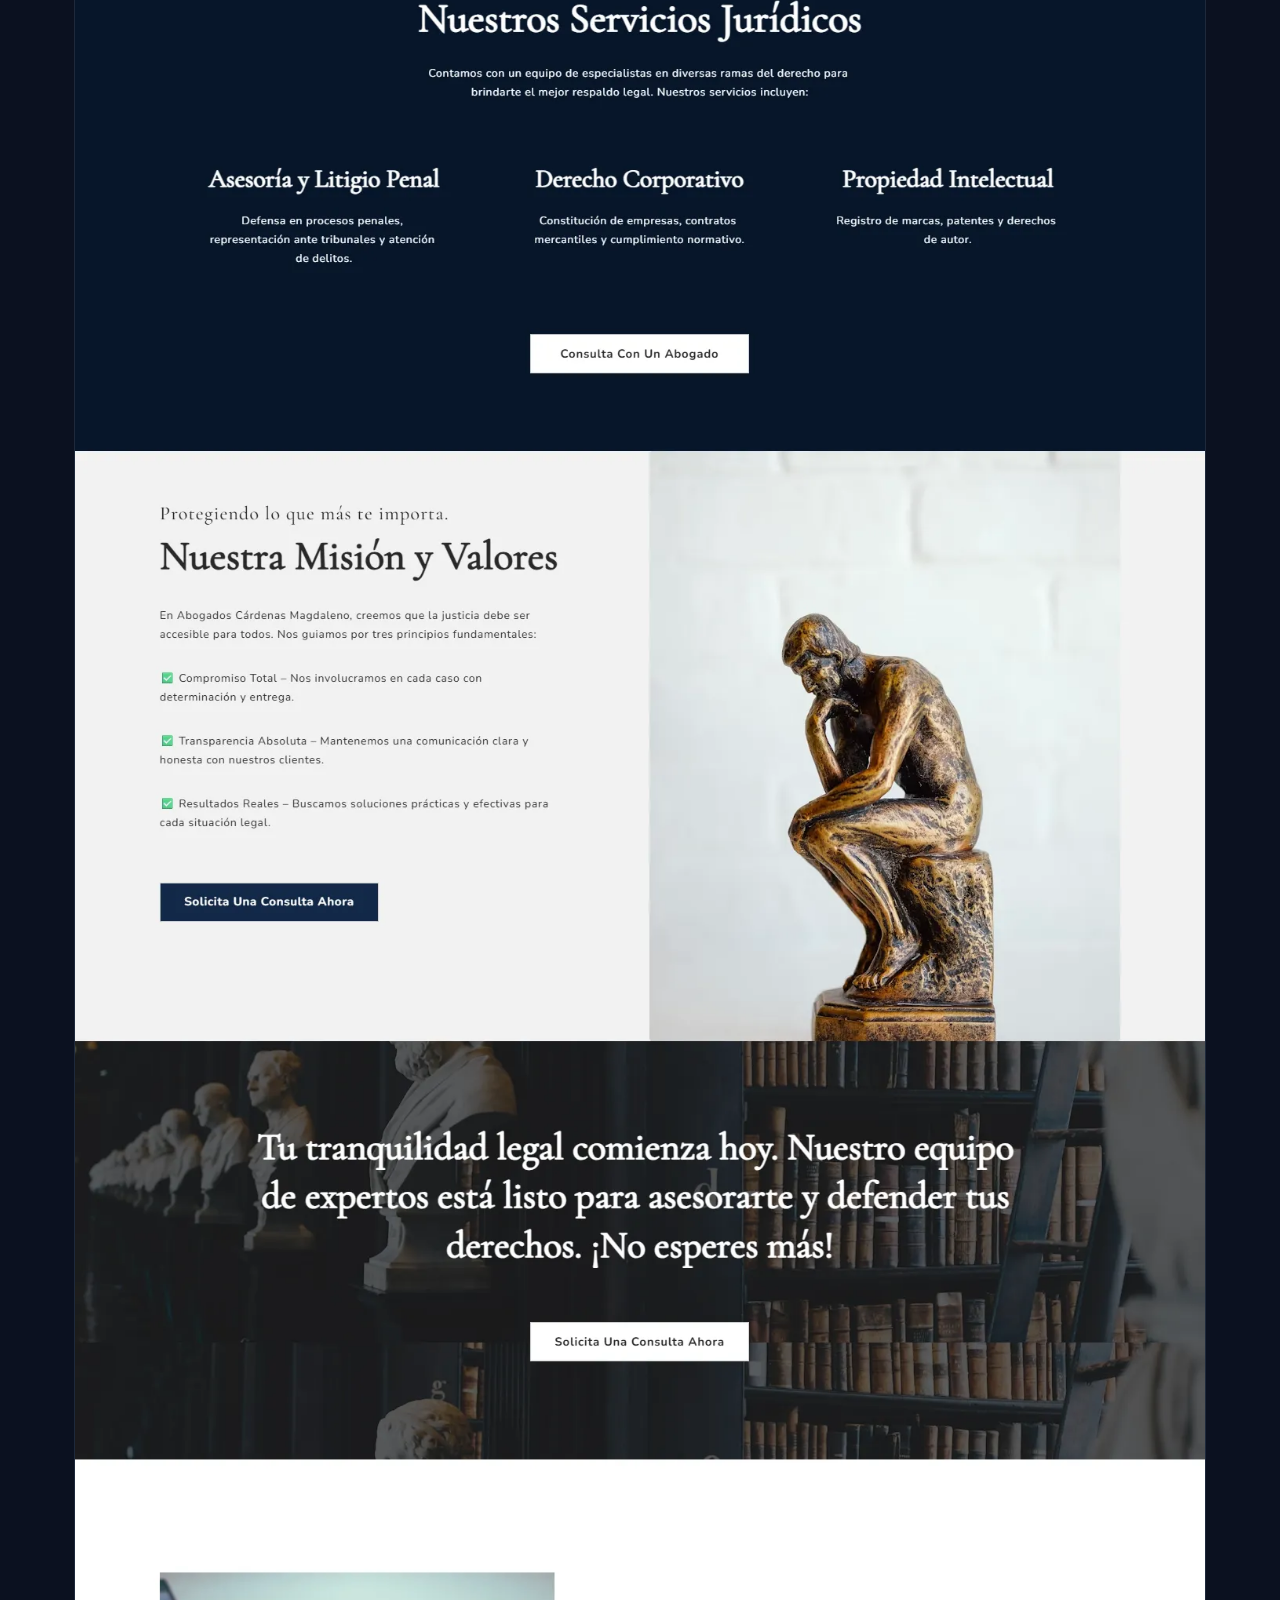
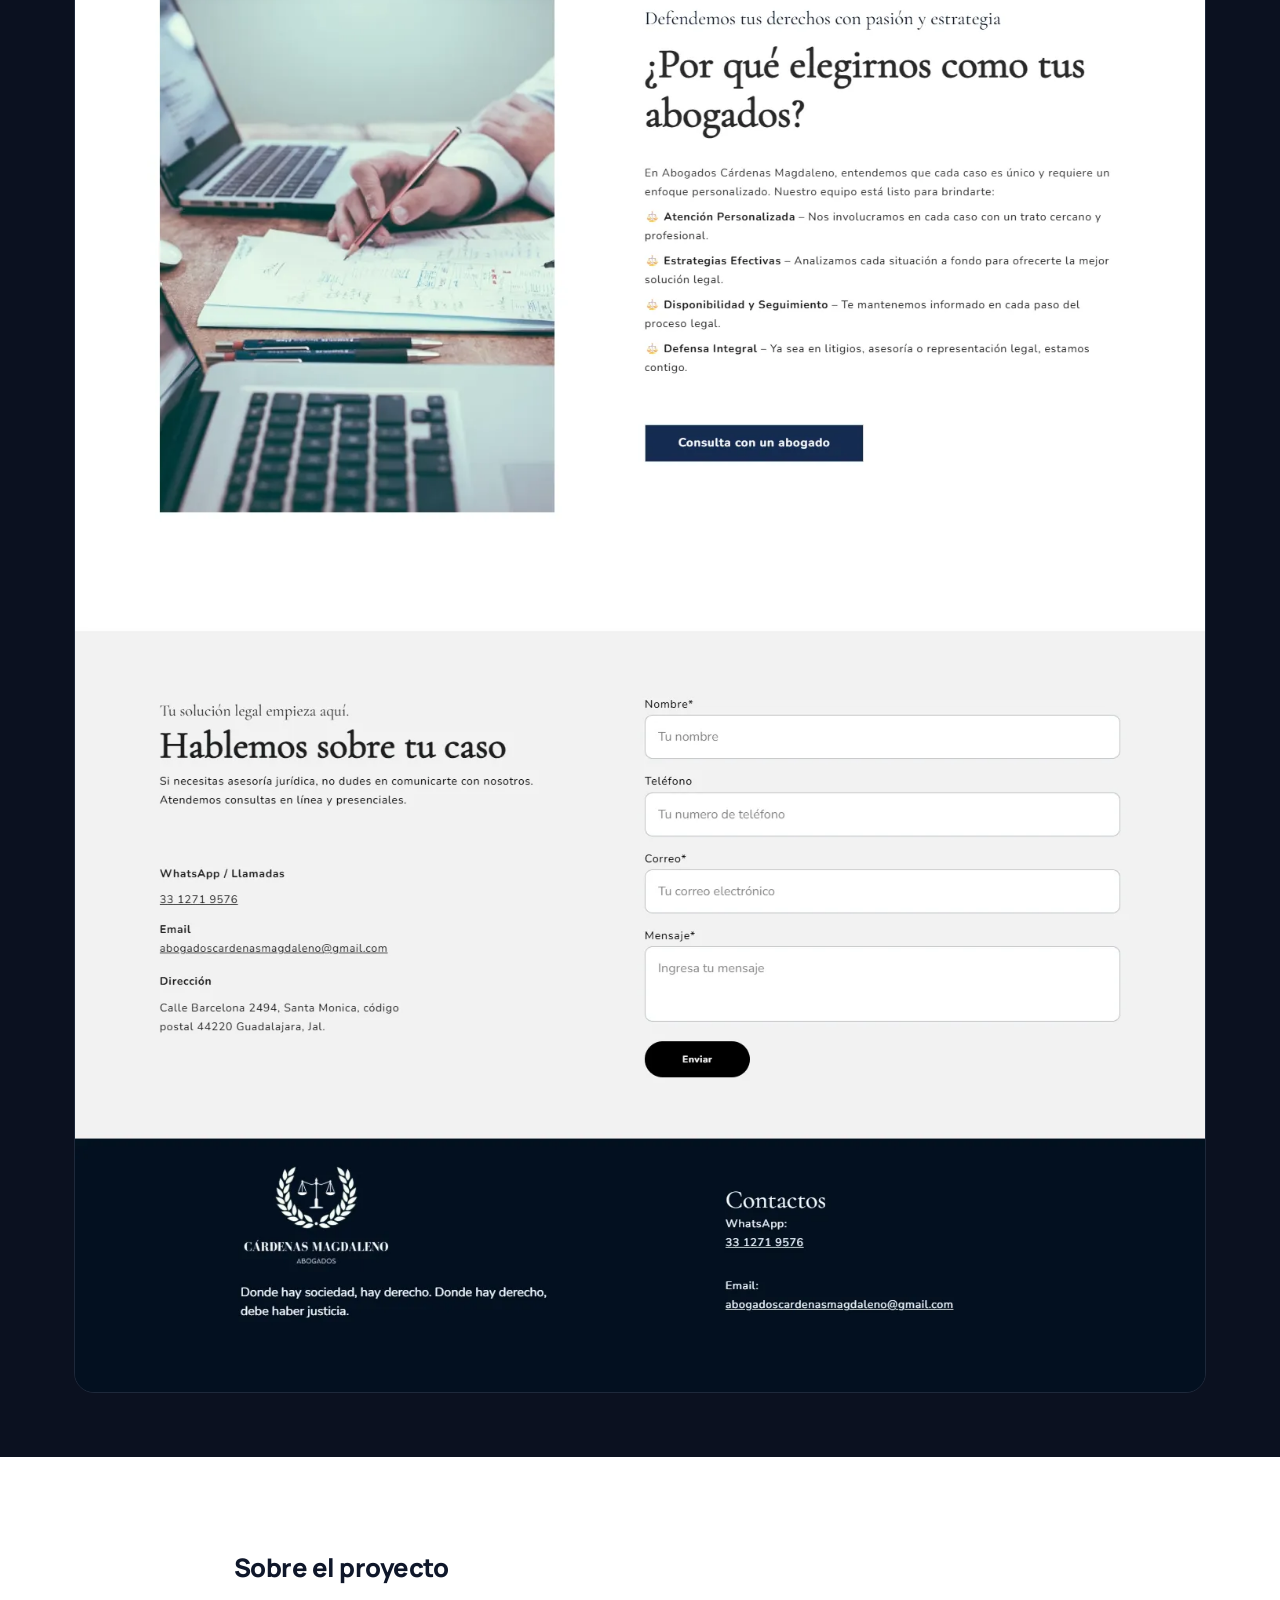
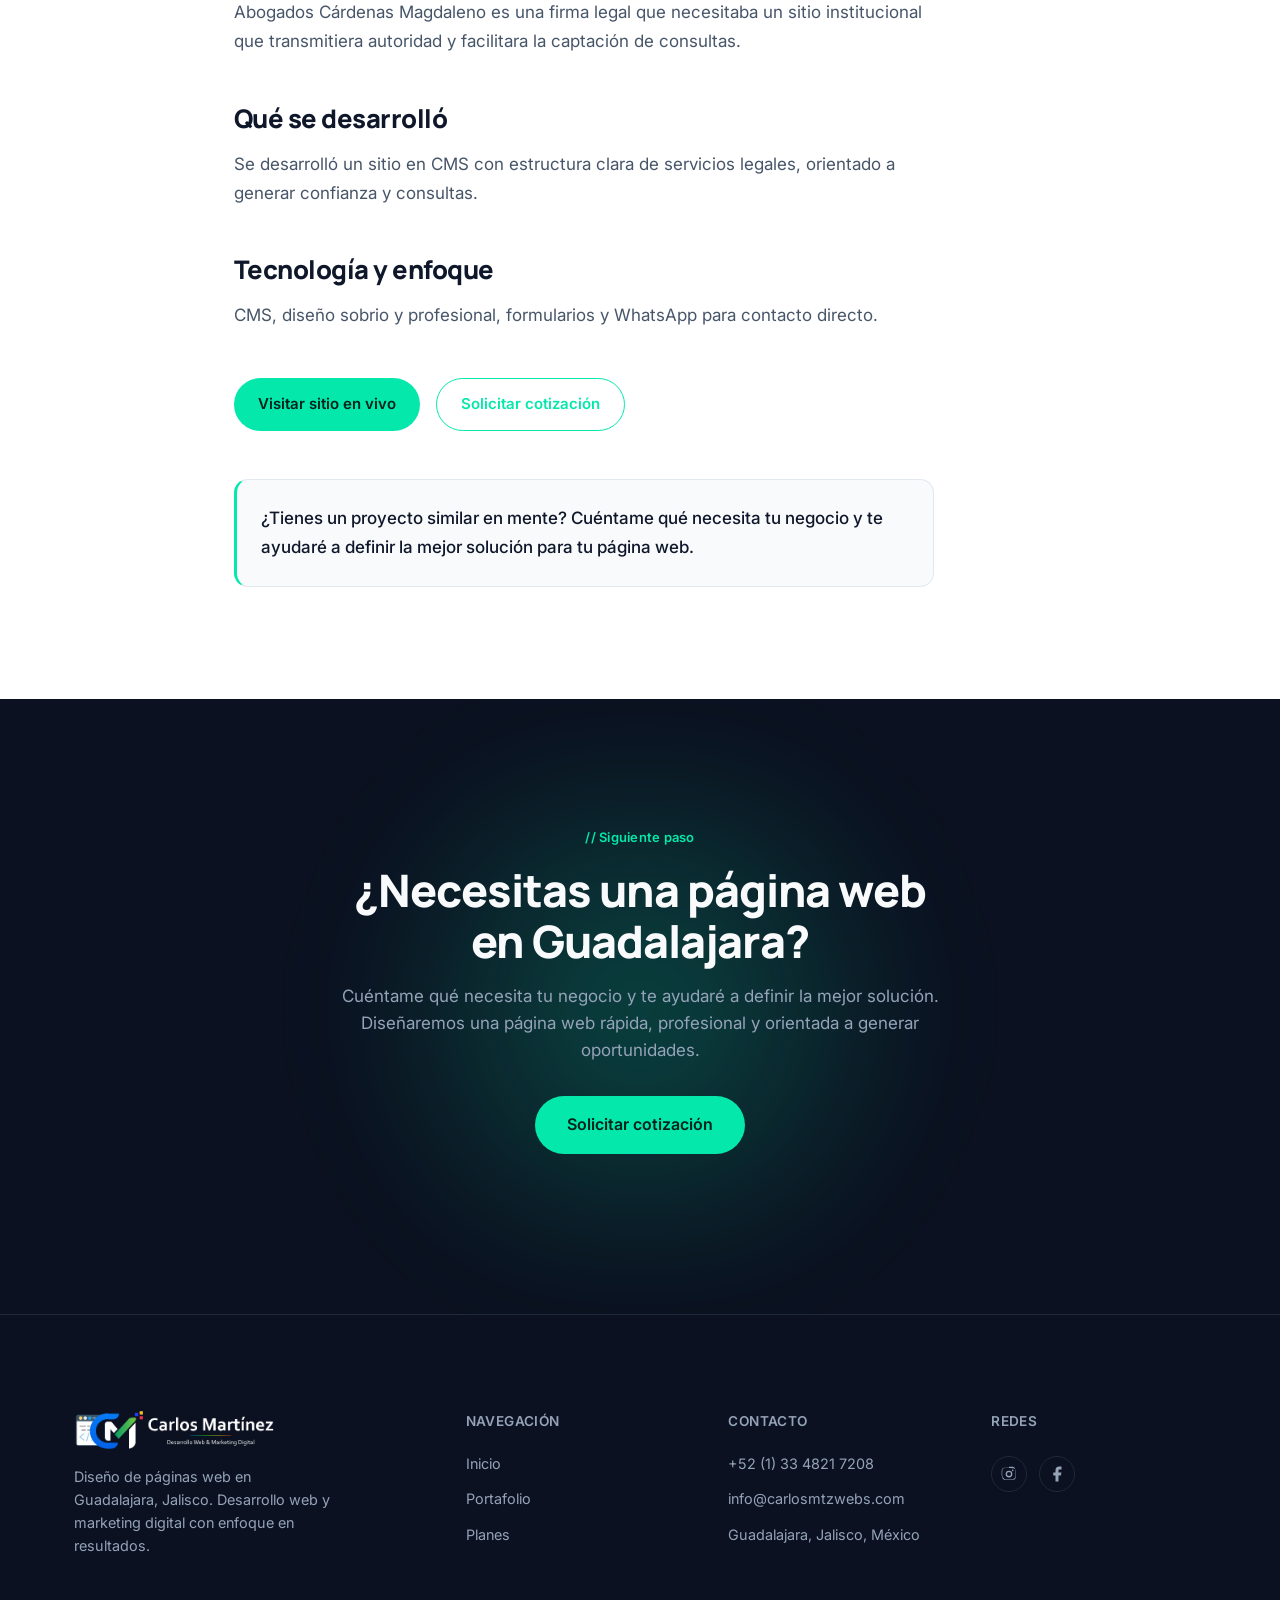
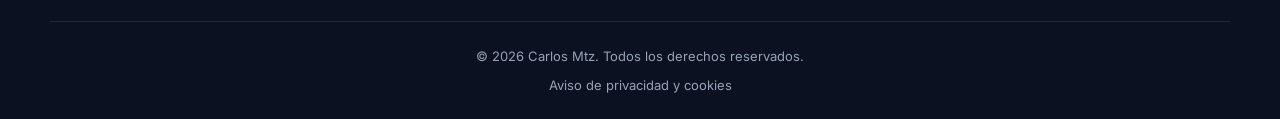
<file: proyectos/abogados-cardenas-magdaleno/index.html>
<!doctype html>
<html lang="es">
  <head>
    <!-- Google tag (gtag.js) -->
    <script
      async
      src="https://www.googletagmanager.com/gtag/js?id=G-VCGL5HLWEN"
    ></script>
    <script>
      window.dataLayer = window.dataLayer || [];
      function gtag() {
        dataLayer.push(arguments);
      }
      gtag("consent", "default", {
        ad_storage: "denied",
        analytics_storage: "granted",
        functionality_storage: "granted",
        personalization_storage: "denied",
        security_storage: "granted",
        wait_for_update: 500,
      });
      gtag("js", new Date());

      gtag("config", "G-VCGL5HLWEN", { anonymize_ip: true });
    </script>
    <meta charset="UTF-8" />
    <meta name="viewport" content="width=device-width, initial-scale=1.0" />

    <!-- ===== SEO :: Meta principal ===== -->
    <title>
      Abogados Cárdenas Magdaleno — Sitio Institucional | Carlos Martínez
    </title>
    <meta
      name="description"
      content="Sitio institucional para la firma legal Abogados Cárdenas Magdaleno, con foco en autoridad y captación de consultas, desarrollado en WordPress."
    />
    <meta name="robots" content="index, follow, max-image-preview:large" />
    <meta name="author" content="Carlos Martínez" />
    <link
      rel="canonical"
      href="https://www.carlosmtzwebs.com/proyectos/abogados-cardenas-magdaleno/"
    />

    <!-- ===== Open Graph ===== -->
    <meta property="og:type" content="article" />
    <meta property="og:title" content="Abogados Cárdenas Magdaleno" />
    <meta
      property="og:description"
      content="Sitio institucional para la firma legal Abogados Cárdenas Magdaleno, con foco en autoridad y captación de consultas, desarrollado en WordPress."
    />
    <meta
      property="og:image"
      content="https://www.carlosmtzwebs.com/assets/imgs/portfolio/pagina-web-abogados-cardenas-magdaleno.webp"
    />
    <meta
      property="og:url"
      content="https://www.carlosmtzwebs.com/proyectos/abogados-cardenas-magdaleno/"
    />
    <meta property="og:locale" content="es_MX" />

    <!-- ===== Twitter Card ===== -->
    <meta name="twitter:card" content="summary_large_image" />
    <meta name="twitter:title" content="Abogados Cárdenas Magdaleno" />
    <meta
      name="twitter:description"
      content="Sitio institucional para la firma legal Abogados Cárdenas Magdaleno, con foco en autoridad y captación de consultas, desarrollado en WordPress."
    />

    <!-- ===== Favicon ===== -->
    <link
      rel="icon"
      type="image/svg+xml"
      href="../../assets/imgs/favicon.svg"
    />

    <!-- ===== Fuentes ===== -->
    <link rel="preconnect" href="https://fonts.googleapis.com" />
    <link rel="preconnect" href="https://fonts.gstatic.com" crossorigin />
    <link
      href="https://fonts.googleapis.com/css2?family=Inter:wght@400;500;600&family=Manrope:wght@500;700;800&display=swap"
      rel="stylesheet"
    />

    <link rel="stylesheet" href="../../style.css" />

    <!-- ===== Schema.org ===== -->
    <script type="application/ld+json">
      {
        "@context": "https://schema.org",
        "@graph": [
          {
            "@type": "BreadcrumbList",
            "@id": "https://www.carlosmtzwebs.com/proyectos/abogados-cardenas-magdaleno/#breadcrumb",
            "itemListElement": [
              {
                "@type": "ListItem",
                "position": 1,
                "name": "Inicio",
                "item": "https://www.carlosmtzwebs.com/"
              },
              {
                "@type": "ListItem",
                "position": 2,
                "name": "Portafolio",
                "item": "https://www.carlosmtzwebs.com/portfolio.html"
              },
              {
                "@type": "ListItem",
                "position": 3,
                "name": "Abogados Cárdenas Magdaleno",
                "item": "https://www.carlosmtzwebs.com/proyectos/abogados-cardenas-magdaleno/"
              }
            ]
          },
          {
            "@type": "WebSite",
            "@id": "https://www.carlosmtzwebs.com/#website",
            "url": "https://www.carlosmtzwebs.com/",
            "name": "Carlos Martínez — Diseño de Páginas Web en Guadalajara",
            "inLanguage": "es-MX",
            "publisher": {
              "@id": "https://www.carlosmtzwebs.com/#person"
            }
          },
          {
            "@type": "Person",
            "@id": "https://www.carlosmtzwebs.com/#person",
            "name": "Carlos Martínez",
            "url": "https://www.carlosmtzwebs.com/",
            "jobTitle": "Diseñador y desarrollador web"
          },
          {
            "@type": "WebPage",
            "@id": "https://www.carlosmtzwebs.com/proyectos/abogados-cardenas-magdaleno/#webpage",
            "url": "https://www.carlosmtzwebs.com/proyectos/abogados-cardenas-magdaleno/",
            "name": "Abogados Cárdenas Magdaleno — Sitio Institucional | Carlos Martínez",
            "description": "Sitio institucional para la firma legal Abogados Cárdenas Magdaleno, con foco en autoridad y captación de consultas, desarrollado en WordPress.",
            "inLanguage": "es-MX",
            "isPartOf": {
              "@id": "https://www.carlosmtzwebs.com/#website"
            },
            "breadcrumb": {
              "@id": "https://www.carlosmtzwebs.com/proyectos/abogados-cardenas-magdaleno/#breadcrumb"
            }
          },
          {
            "@type": "Service",
            "name": "Desarrollo de sitio institucional para Abogados Cárdenas Magdaleno",
            "serviceType": "Desarrollo de páginas web",
            "provider": {
              "@id": "https://www.carlosmtzwebs.com/#person"
            },
            "description": "Sitio institucional para la firma legal Abogados Cárdenas Magdaleno, con foco en autoridad y captación de consultas, desarrollado en WordPress.",
            "areaServed": "Guadalajara, Jalisco, México",
            "url": "https://www.carlosmtzwebs.com/proyectos/abogados-cardenas-magdaleno/"
          }
        ]
      }
    </script>
  </head>
  <body>
    <!-- Botón accesible para saltar al contenido -->
    <a class="skip-link" href="#main">Saltar al contenido principal</a>

    <!-- ============================================ -->
    <!-- NAVBAR                                        -->
    <!-- ============================================ -->
    <header class="navbar" id="navbar" role="banner">
      <nav class="navbar__inner" aria-label="Navegación principal">
        <a
          href="../../index.html"
          class="navbar__logo"
          aria-label="Carlos Martínez — Inicio"
        >
          <img
            class="navbar__logo-img"
            src="../../assets/imgs/logo-diseno-paginas-web-guadalajara.png"
            alt="Logo Carlos Martínez — Diseño de páginas web en Guadalajara" title="Diseño de páginas web en Guadalajara | Carlos Martínez"
          />
        </a>

        <button
          class="navbar__toggle"
          id="navToggle"
          aria-label="Abrir menú"
          aria-expanded="false"
          aria-controls="navMenu"
        >
          <span></span><span></span><span></span>
        </button>

        <div class="navbar__menu" id="navMenu">
          <ul class="navbar__links">
            <li><a href="../../index.html">Inicio</a></li>
            <li><a href="../../index.html#sobre-mi">Sobre mí</a></li>
            <li><a href="../../index.html#servicios">Servicios</a></li>
            <li>
              <a href="../../portfolio.html" class="is-active">Portafolio</a>
            </li>
            <li><a href="../../planes.html">Planes</a></li>
            <li><a href="../../index.html#contacto">Contacto</a></li>
          </ul>
          <a
            href="https://wa.me/523348217208"
            target="_blank"
            rel="noopener noreferrer"
            class="btn btn--primary btn--sm navbar__cta"
            >Hablemos</a
          >
        </div>
      </nav>
    </header>

    <main id="main">
      <!-- ============================================ -->
      <!-- HERO DEL CASO DE ESTUDIO                      -->
      <!-- ============================================ -->
      <section
        class="case-hero"
        aria-label="Caso de estudio Abogados Cárdenas Magdaleno"
      >
        <div class="container">
          <nav class="breadcrumb" aria-label="Ruta de navegación">
            <a href="../../index.html">Inicio</a>
            <span aria-hidden="true">/</span>
            <a href="../../portfolio.html">Portafolio</a>
            <span aria-hidden="true">/</span>
            <span aria-current="page">Abogados Cárdenas Magdaleno</span>
          </nav>

          <p class="eyebrow">// Caso de estudio</p>
          <h1 class="case-hero__title">
            Sitio institucional para Abogados Cárdenas Magdaleno
          </h1>
          <p class="case-hero__subtitle">
            Sitio institucional para firma legal, con foco en autoridad y
            captación de consultas.
          </p>

          <dl class="case-meta">
            <div class="case-meta__item">
              <dt class="case-meta__label">Cliente</dt>
              <dd class="case-meta__value">Abogados Cárdenas Magdaleno</dd>
            </div>
            <div class="case-meta__item">
              <dt class="case-meta__label">Industria</dt>
              <dd class="case-meta__value">Servicios legales</dd>
            </div>
            <div class="case-meta__item">
              <dt class="case-meta__label">Tipo de proyecto</dt>
              <dd class="case-meta__value">Sitio institucional / Landing</dd>
            </div>
            <div class="case-meta__item">
              <dt class="case-meta__label">Tecnología</dt>
              <dd class="case-meta__value">CMS</dd>
            </div>
          </dl>

          <figure class="case-hero__media">
            <img
              src="../../assets/imgs/portfolio/casos/pagina-web-abogados-cardenas-magdaleno-full.webp"
              alt="Página web desarrollada para la firma legal Abogados Cárdenas Magdaleno"
              title="Página web desarrollada para la firma legal Abogados Cárdenas Magdaleno — Diseño de páginas web en Guadalajara"
              width="600"
              height="420"
              loading="eager"
              fetchpriority="high"
            />
          </figure>
        </div>
      </section>

      <!-- ============================================ -->
      <!-- CONTENIDO DEL CASO DE ESTUDIO                 -->
      <!-- ============================================ -->
      <section class="case-body" aria-label="Detalle del proyecto">
        <div class="container case-body__inner">
          <h2>Sobre el proyecto</h2>
          <p>
            Abogados Cárdenas Magdaleno es una firma legal que necesitaba un
            sitio institucional que transmitiera autoridad y facilitara la
            captación de consultas.
          </p>

          <h2>Qué se desarrolló</h2>
          <p>
            Se desarrolló un sitio en CMS con estructura clara de servicios
            legales, orientado a generar confianza y consultas.
          </p>

          <h2>Tecnología y enfoque</h2>
          <p>
            CMS, diseño sobrio y profesional, formularios y WhatsApp para
            contacto directo.
          </p>

          <div class="case-actions">
            <a
              href="https://abogadoscardenasmagdaleno.com/"
              target="_blank"
              rel="noopener noreferrer"
              class="btn btn--primary"
              >Visitar sitio en vivo</a
            >
            <a
              href="https://wa.me/523348217208"
              target="_blank"
              rel="noopener noreferrer"
              class="btn btn--outline"
              >Solicitar cotización</a
            >
          </div>

          <p class="case-note">
            ¿Tienes un proyecto similar en mente? Cuéntame qué necesita tu
            negocio y te ayudaré a definir la mejor solución para tu página web.
          </p>
        </div>
      </section>

      <!-- ============================================ -->
      <!-- CTA FINAL                                     -->
      <!-- ============================================ -->
      <section class="cta-final" id="contacto" aria-label="Contacto">
        <div class="cta-final__glow" aria-hidden="true"></div>
        <div class="container">
          <div class="cta-final__inner">
            <p class="eyebrow">// Siguiente paso</p>
            <h2 class="cta-final__title">
              ¿Necesitas una página web en Guadalajara?
            </h2>
            <p class="cta-final__subtitle">
              Cuéntame qué necesita tu negocio y te ayudaré a definir la mejor
              solución. Diseñaremos una página web rápida, profesional y
              orientada a generar oportunidades.
            </p>
            <div class="cta-final__actions">
              <a
                href="https://wa.me/523348217208"
                target="_blank"
                rel="noopener noreferrer"
                class="btn btn--primary btn--lg"
              >
                Solicitar cotización
              </a>
            </div>
          </div>
        </div>
      </section>
    </main>

    <!-- ============================================ -->
    <!-- FOOTER                                        -->
    <!-- ============================================ -->
    <footer class="footer">
      <div class="container footer__inner">
        <div class="footer__brand">
          <a href="../../index.html" class="navbar__logo">
            <img
              class="footer__logo-img"
              src="../../assets/imgs/logo-diseno-paginas-web-guadalajara.png"
              alt="Logo Carlos Martínez — Diseño de páginas web en Guadalajara" title="Diseño de páginas web en Guadalajara | Carlos Martínez"
            />
          </a>
          <p class="footer__tagline">
            Diseño de páginas web en Guadalajara, Jalisco. Desarrollo web y
            marketing digital con enfoque en resultados.
          </p>
        </div>

        <div class="footer__col">
          <p class="footer__col-title">Navegación</p>
          <a href="../../index.html">Inicio</a>
          <a href="../../portfolio.html">Portafolio</a>
          <a href="../../planes.html">Planes</a>
        </div>

        <div class="footer__col">
          <p class="footer__col-title">Contacto</p>
          <a
            href="https://wa.me/523348217208"
            target="_blank"
            rel="noopener noreferrer"
            >+52 (1) 33 4821 7208</a
          >
          <a href="mailto:info@carlosmtzwebs.com">info@carlosmtzwebs.com</a>
          <span class="footer__location">Guadalajara, Jalisco, México</span>
        </div>

        <div class="footer__col footer_col_socials">
          <p class="footer__col-title">Redes</p>
          <div class="footer__socials">
            <a
              href="https://www.instagram.com/carlos.mtz.webs/"
              target="_blank"
              rel="noopener noreferrer"
              aria-label="Instagram"
            >
              <svg
                width="18"
                height="18"
                viewBox="0 0 24 24"
                fill="currentColor"
              >
                <path
                  d="M12 2.2c2.7 0 3 0 4.1.06 1 .05 1.6.2 1.9.34.5.2.8.43 1.2.8.4.4.6.7.8 1.2.14.3.3.9.34 1.9.05 1.1.06 1.4.06 4.1s0 3-.06 4.1c-.05 1-.2 1.6-.34 1.9-.2.5-.43.8-.8 1.2-.4.4-.7.6-1.2.8-.3.14-.9.3-1.9.34-1.1.05-1.4.06-4.1.06s-3 0-4.1-.06c-1-.05-1.6-.2-1.9-.34-.5-.2-.8-.43-1.2-.8-.4-.4-.6-.7-.8-1.2-.14-.3-.3-.9-.34-1.9C2.2 15 2.2 14.7 2.2 12s0-3 .06-4.1c.05-1 .2-1.6.34-1.9.2-.5.43-.8.8-1.2.4-.4.7-.6 1.2-.8.3-.14.9-.3 1.9-.34C7.6 3.6 7.9 3.6 10.6 3.6h1.4Zm0 1.8H10.6c-2.6 0-2.9 0-3.96.06-.84.04-1.3.18-1.6.3-.4.16-.69.34-1 .65-.3.3-.49.6-.65 1-.12.3-.26.76-.3 1.6C3 9.13 3 9.43 3 12s0 2.87.06 3.96c.04.84.18 1.3.3 1.6.16.4.34.69.65 1 .3.3.6.49 1 .65.3.12.76.26 1.6.3 1.06.06 1.36.06 3.96.06h2.8c2.6 0 2.9 0 3.96-.06.84-.04 1.3-.18 1.6-.3.4-.16.69-.34 1-.65.3-.3.49-.6.65-1 .12-.3.26-.76.3-1.6.06-1.09.06-1.36.06-3.96s0-2.87-.06-3.96c-.04-.84-.18-1.3-.3-1.6a2.7 2.7 0 0 0-.65-1c-.3-.3-.6-.49-1-.65-.3-.12-.76-.26-1.6-.3C14.87 4 14.6 4 12 4ZM12 7.5a4.5 4.5 0 1 1 0 9 4.5 4.5 0 0 1 0-9Zm0 1.8a2.7 2.7 0 1 0 0 5.4 2.7 2.7 0 0 0 0-5.4Zm4.95-3.15a1.05 1.05 0 1 1 0 2.1 1.05 1.05 0 0 1 0-2.1Z"
                />
              </svg>
            </a>
            <a
              href="https://www.facebook.com/profile.php?id=61592552905246"
              target="_blank"
              rel="noopener noreferrer"
              aria-label="Facebook"
            >
              <svg
                width="18"
                height="18"
                viewBox="0 0 24 24"
                fill="currentColor"
              >
                <path
                  d="M18 2h-3a5 5 0 0 0-5 5v3H7v4h3v8h4v-8h3l1-4h-4V7a1 1 0 0 1 1-1h3z"
                />
              </svg>
            </a>
          </div>
        </div>
      </div>

      <div class="container footer__bottom">
        <p>&copy; 2026 Carlos Mtz. Todos los derechos reservados.</p>
        <a class="footer__legal" href="../../aviso-de-privacidad.html"
          >Aviso de privacidad y cookies</a
        >
      </div>
    </footer>

    <!-- Botón flotante de contacto rápido -->
    <a
      href="https://wa.me/523348217208"
      target="_blank"
      rel="noopener noreferrer"
      class="float-whatsapp"
      aria-label="Contactar por WhatsApp"
    >
      <svg width="26" height="26" viewBox="0 0 24 24" fill="currentColor">
        <path
          d="M12.04 2c-5.5 0-9.96 4.46-9.96 9.96 0 1.76.46 3.42 1.27 4.86L2 22l5.34-1.4a9.93 9.93 0 0 0 4.7 1.2h.01c5.5 0 9.96-4.46 9.96-9.96C22 6.46 17.54 2 12.04 2Zm5.84 14.12c-.25.7-1.45 1.34-2 1.42-.5.08-1.14.11-1.84-.12-.42-.13-.96-.31-1.65-.6-2.9-1.25-4.8-4.15-4.94-4.34-.15-.2-1.18-1.57-1.18-3 0-1.42.74-2.12 1-2.4.25-.28.55-.35.74-.35h.53c.17 0 .4-.06.62.48.25.6.85 2.07.92 2.22.07.15.12.33.02.53-.1.2-.16.32-.31.49-.15.17-.32.38-.46.51-.15.14-.3.3-.13.6.18.3.79 1.31 1.7 2.13 1.17 1.04 2.16 1.36 2.46 1.51.3.15.48.13.66-.05.18-.18.74-.86.94-1.16.2-.3.4-.25.66-.15.27.1 1.7.8 1.99.95.3.15.49.22.56.34.07.13.07.74-.18 1.45Z"
        />
      </svg>
    </a>

    <!-- JS -->
    <script src="../../script.js"></script>
  </body>
</html>
</file>
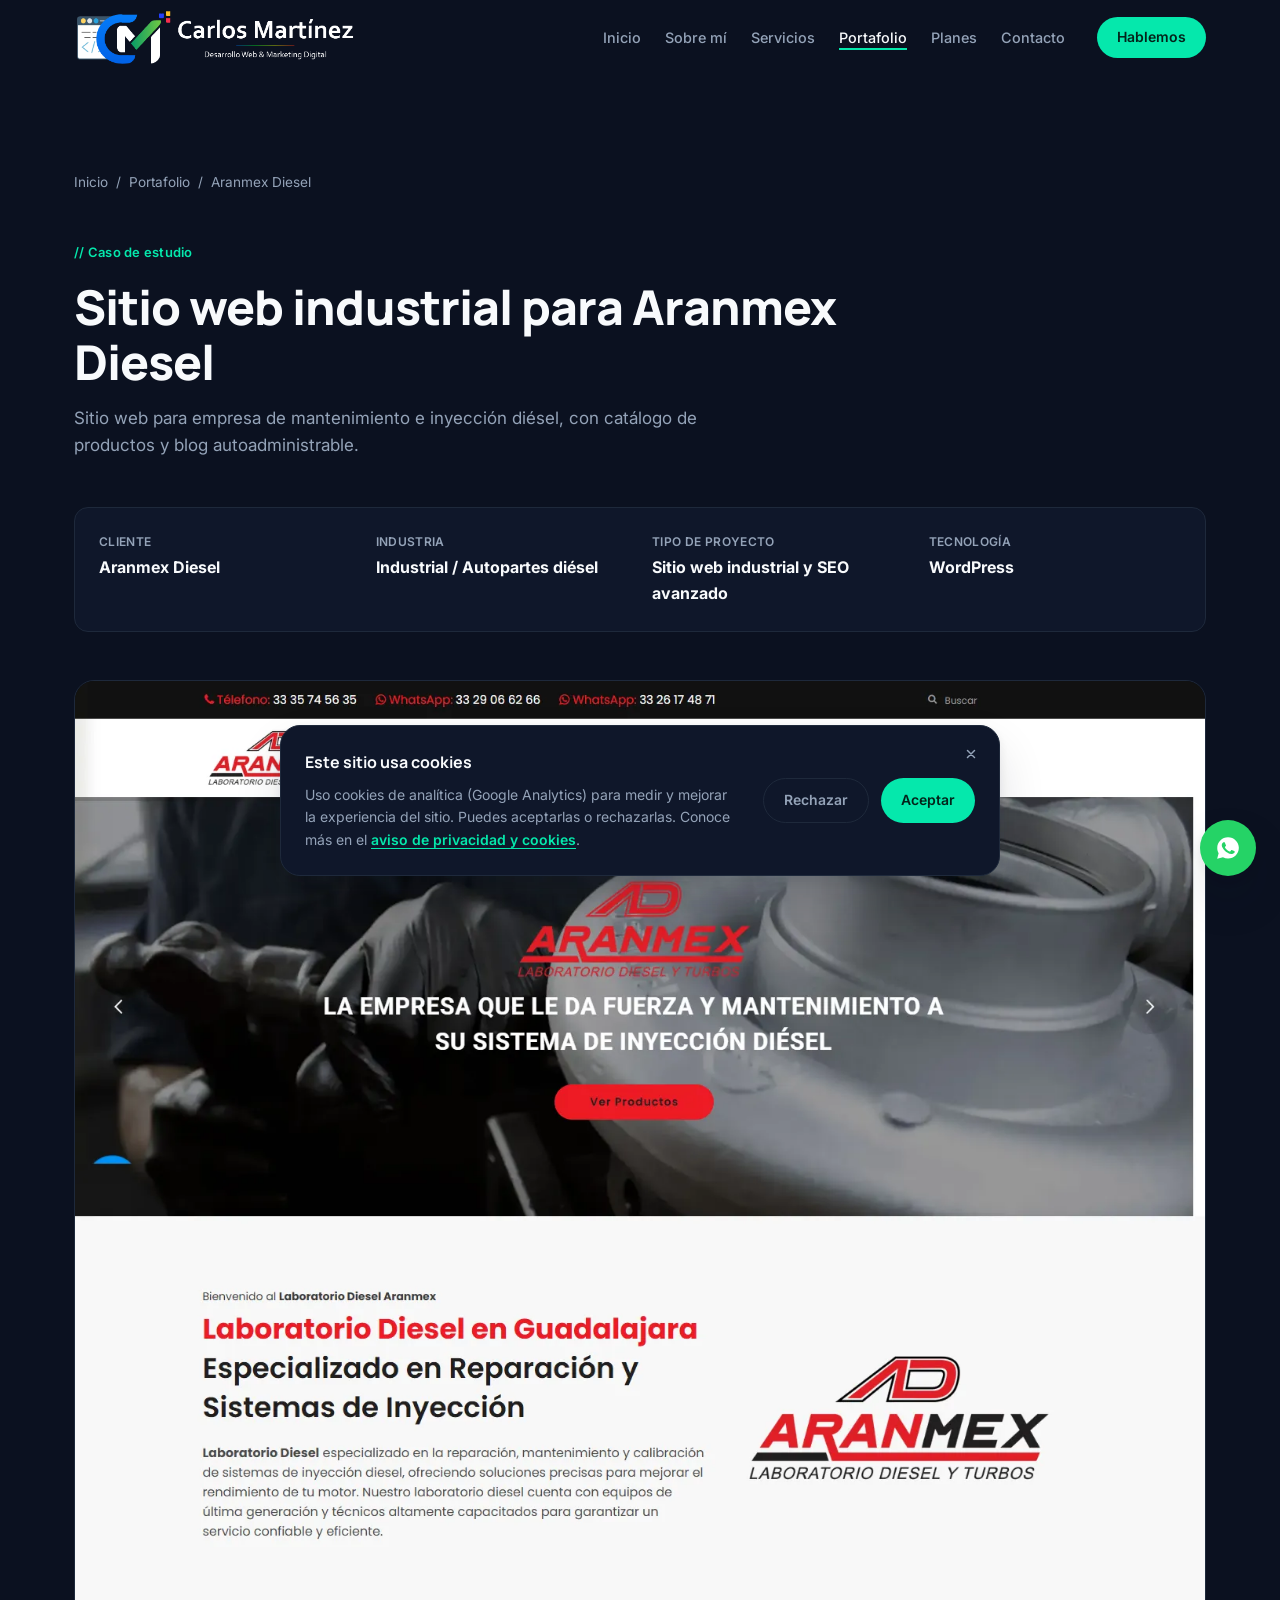
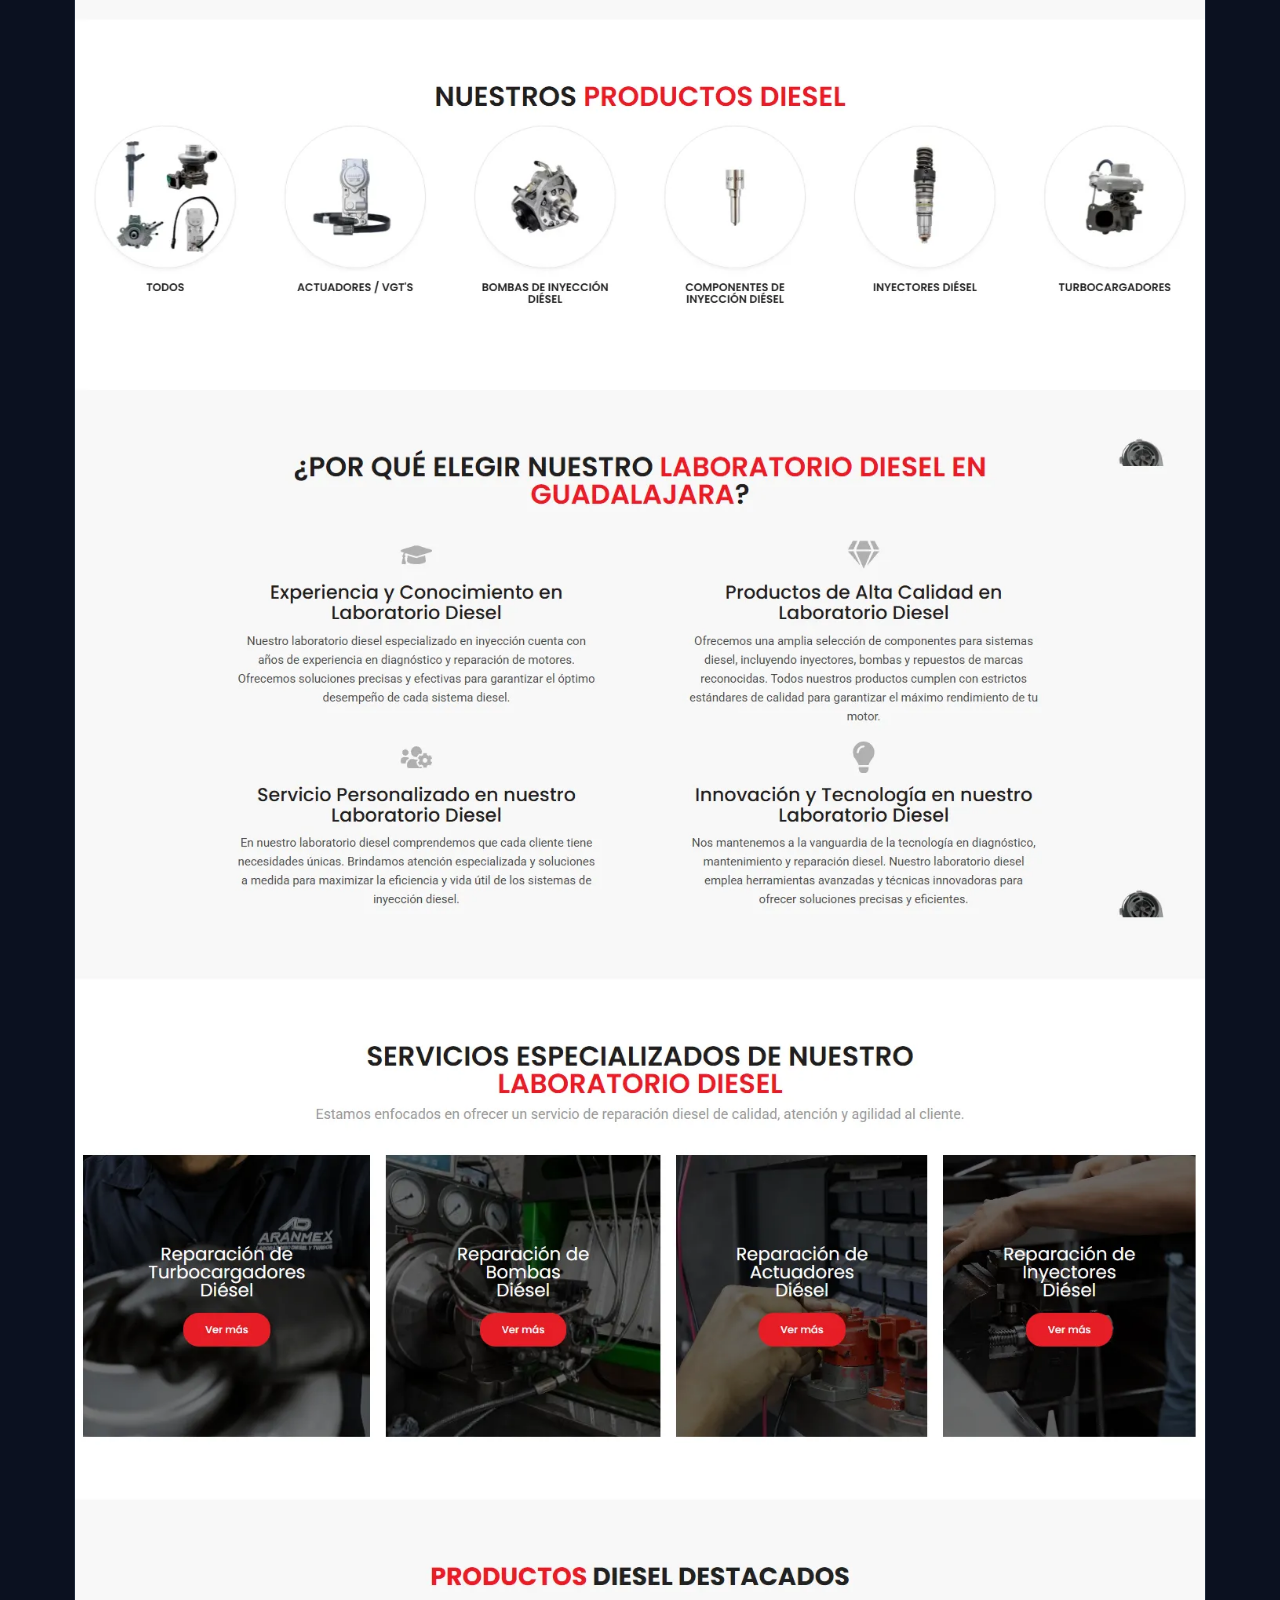
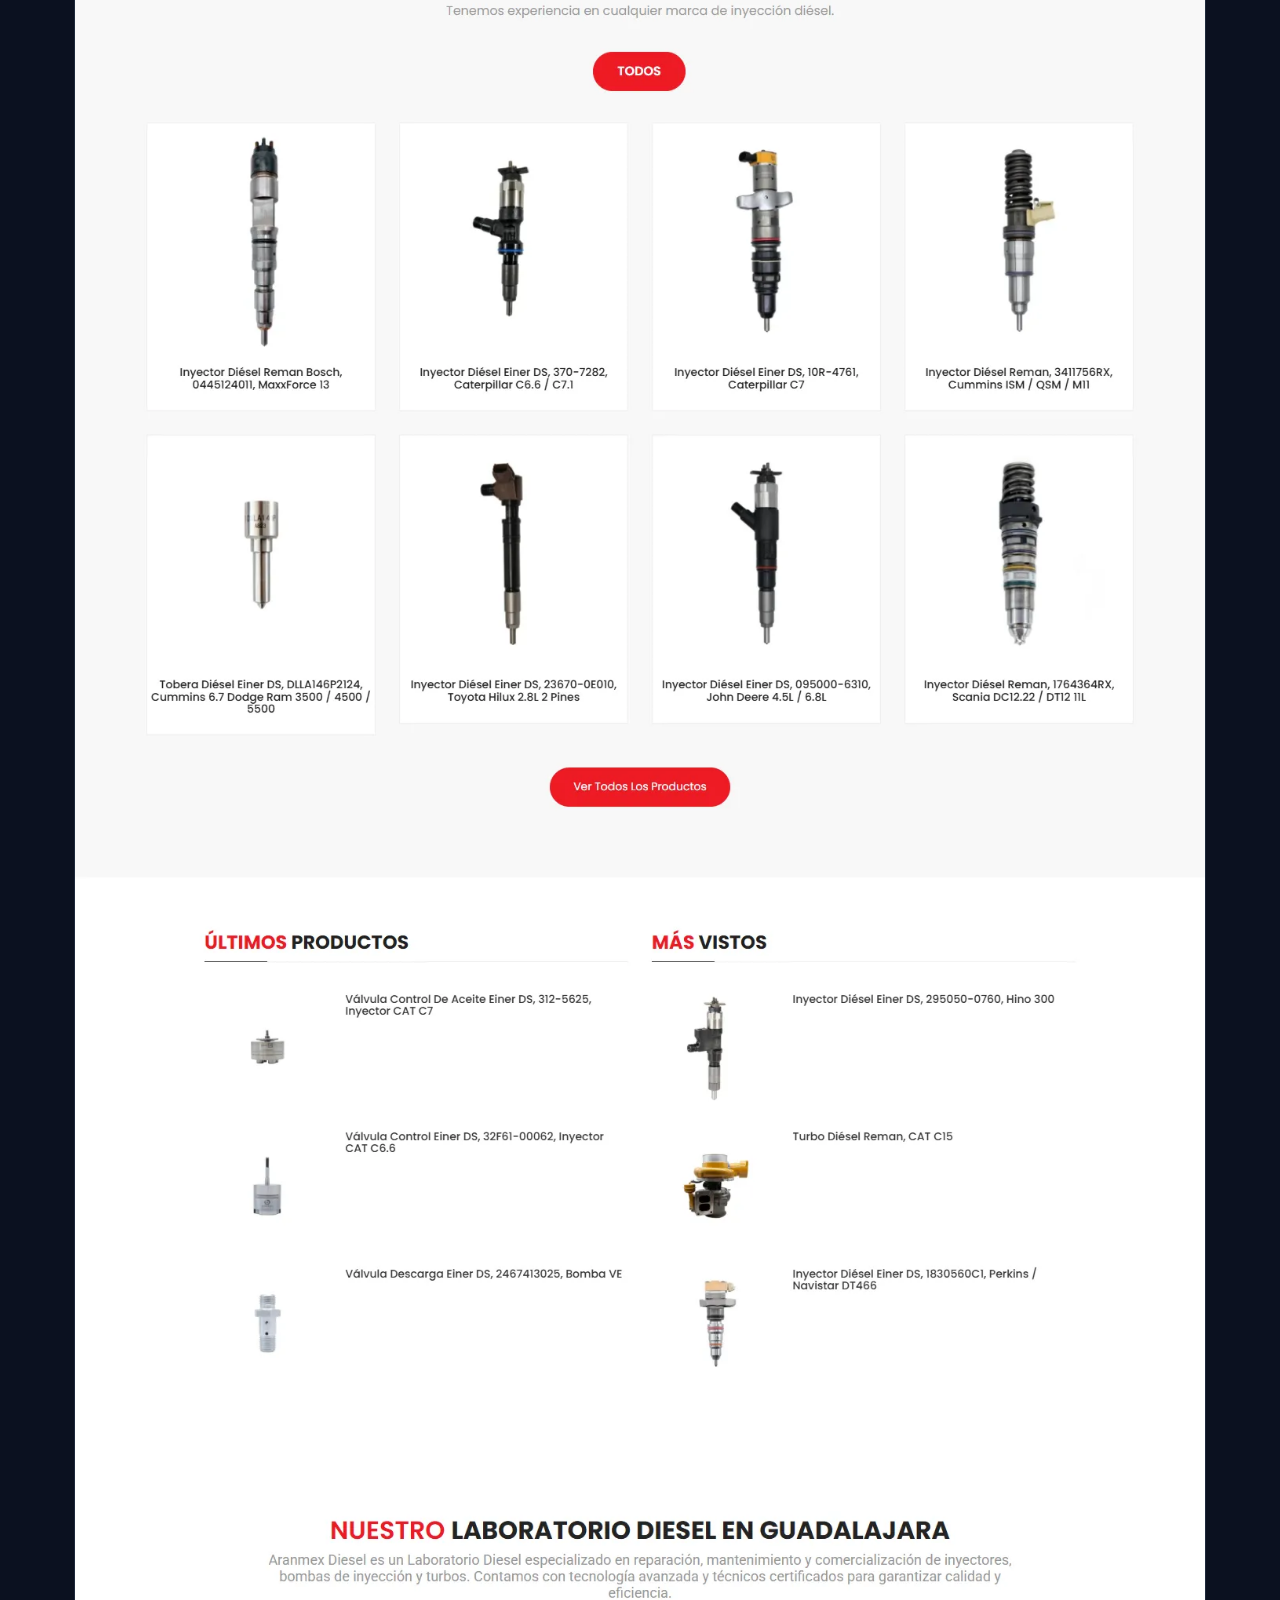
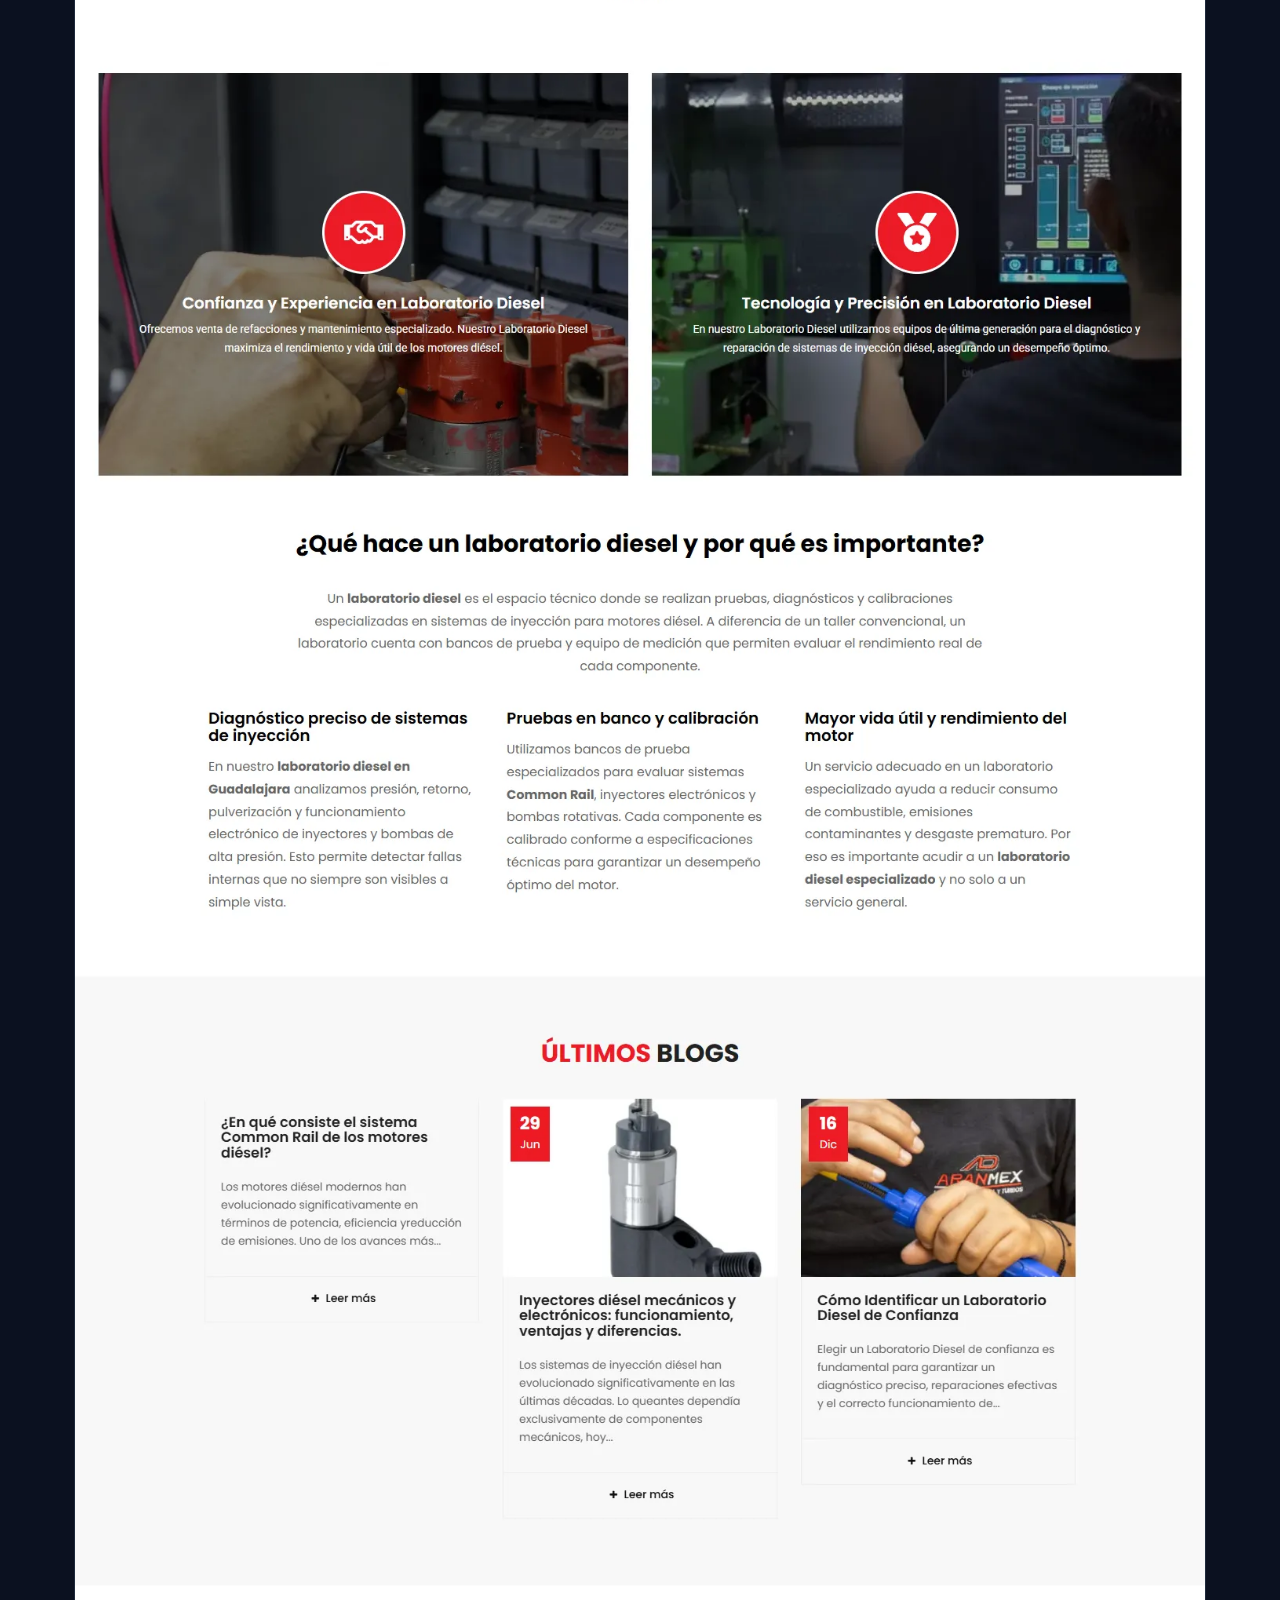
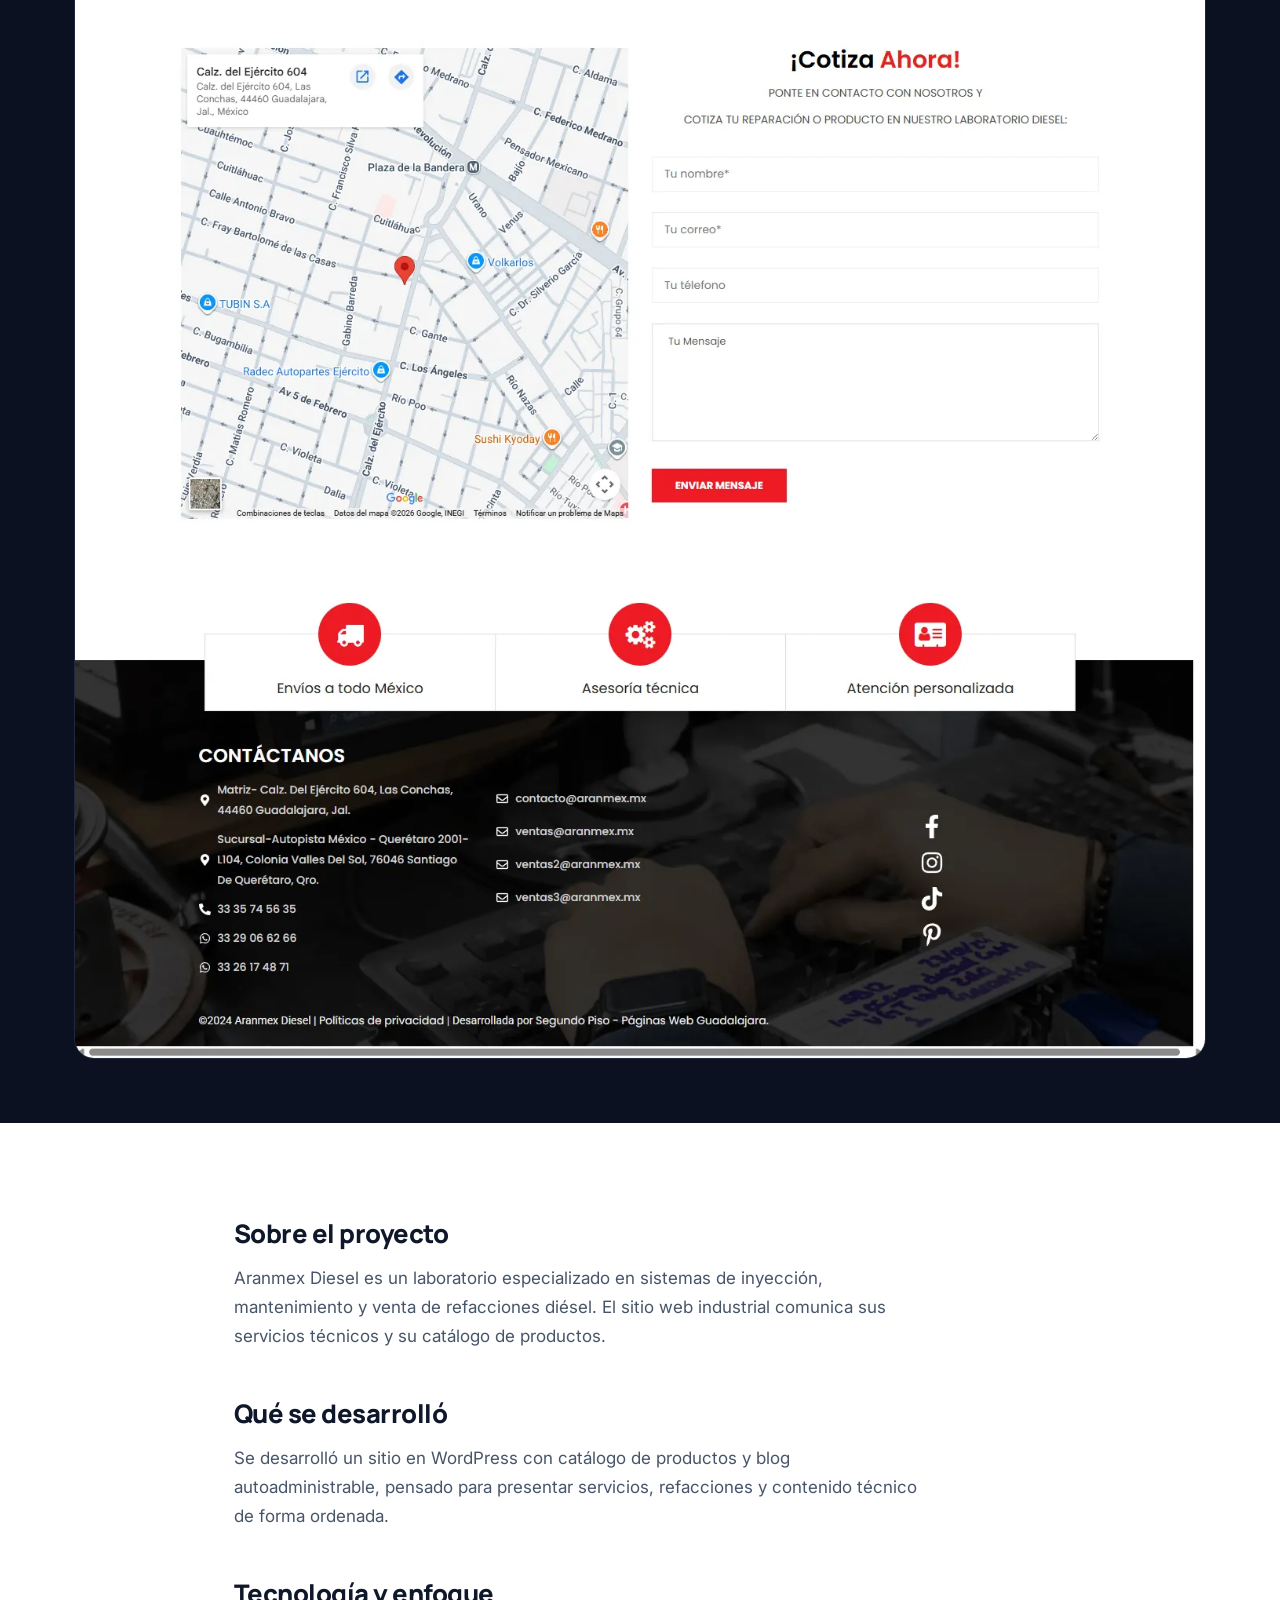
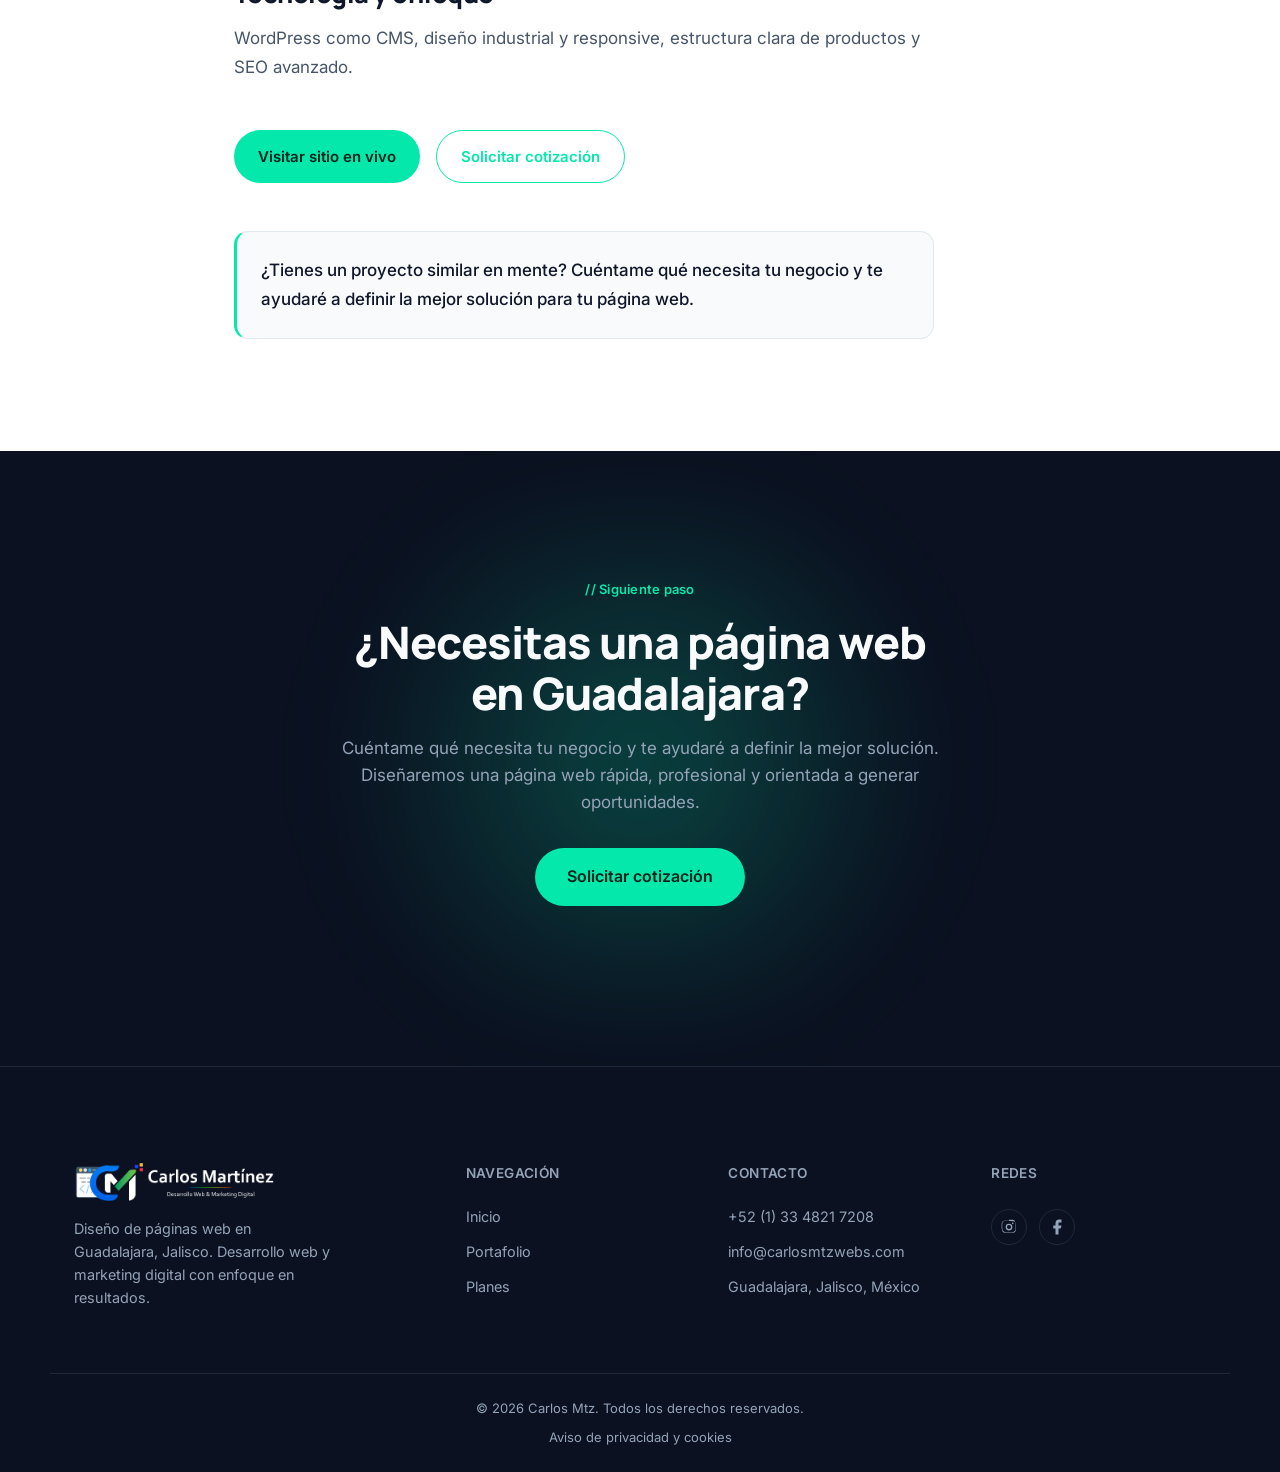
<file: proyectos/aranmex-diesel/index.html>
<!doctype html>
<html lang="es">
  <head>
    <!-- Google tag (gtag.js) -->
    <script
      async
      src="https://www.googletagmanager.com/gtag/js?id=G-VCGL5HLWEN"
    ></script>
    <script>
      window.dataLayer = window.dataLayer || [];
      function gtag() {
        dataLayer.push(arguments);
      }
      gtag("consent", "default", {
        ad_storage: "denied",
        analytics_storage: "granted",
        functionality_storage: "granted",
        personalization_storage: "denied",
        security_storage: "granted",
        wait_for_update: 500,
      });
      gtag("js", new Date());

      gtag("config", "G-VCGL5HLWEN", { anonymize_ip: true });
    </script>
    <meta charset="UTF-8" />
    <meta name="viewport" content="width=device-width, initial-scale=1.0" />

    <!-- ===== SEO :: Meta principal ===== -->
    <title>Aranmex Diesel — Sitio Web Industrial | Carlos Martínez</title>
    <meta
      name="description"
      content="Sitio web industrial para Aranmex Diesel, laboratorio especializado en sistemas de inyección diésel, con catálogo de productos y blog autoadministrable."
    />
    <meta name="robots" content="index, follow, max-image-preview:large" />
    <meta name="author" content="Carlos Martínez" />
    <link
      rel="canonical"
      href="https://www.carlosmtzwebs.com/proyectos/aranmex-diesel/"
    />

    <!-- ===== Open Graph ===== -->
    <meta property="og:type" content="article" />
    <meta property="og:title" content="Aranmex Diesel" />
    <meta
      property="og:description"
      content="Sitio web industrial para Aranmex Diesel, laboratorio especializado en sistemas de inyección diésel, con catálogo de productos y blog autoadministrable."
    />
    <meta
      property="og:image"
      content="https://www.carlosmtzwebs.com/assets/imgs/portfolio/pagina-web-aranmex-diesel.webp"
    />
    <meta
      property="og:url"
      content="https://www.carlosmtzwebs.com/proyectos/aranmex-diesel/"
    />
    <meta property="og:locale" content="es_MX" />

    <!-- ===== Twitter Card ===== -->
    <meta name="twitter:card" content="summary_large_image" />
    <meta name="twitter:title" content="Aranmex Diesel" />
    <meta
      name="twitter:description"
      content="Sitio web industrial para Aranmex Diesel, laboratorio especializado en sistemas de inyección diésel, con catálogo de productos y blog autoadministrable."
    />

    <!-- ===== Favicon ===== -->
    <link
      rel="icon"
      type="image/svg+xml"
      href="../../assets/imgs/favicon.svg"
    />

    <!-- ===== Fuentes ===== -->
    <link rel="preconnect" href="https://fonts.googleapis.com" />
    <link rel="preconnect" href="https://fonts.gstatic.com" crossorigin />
    <link
      href="https://fonts.googleapis.com/css2?family=Inter:wght@400;500;600&family=Manrope:wght@500;700;800&display=swap"
      rel="stylesheet"
    />

    <link rel="stylesheet" href="../../style.css" />

    <!-- ===== Schema.org ===== -->
    <script type="application/ld+json">
      {
        "@context": "https://schema.org",
        "@graph": [
          {
            "@type": "BreadcrumbList",
            "@id": "https://www.carlosmtzwebs.com/proyectos/aranmex-diesel/#breadcrumb",
            "itemListElement": [
              {
                "@type": "ListItem",
                "position": 1,
                "name": "Inicio",
                "item": "https://www.carlosmtzwebs.com/"
              },
              {
                "@type": "ListItem",
                "position": 2,
                "name": "Portafolio",
                "item": "https://www.carlosmtzwebs.com/portfolio.html"
              },
              {
                "@type": "ListItem",
                "position": 3,
                "name": "Aranmex Diesel",
                "item": "https://www.carlosmtzwebs.com/proyectos/aranmex-diesel/"
              }
            ]
          },
          {
            "@type": "WebSite",
            "@id": "https://www.carlosmtzwebs.com/#website",
            "url": "https://www.carlosmtzwebs.com/",
            "name": "Carlos Martínez — Diseño de Páginas Web en Guadalajara",
            "inLanguage": "es-MX",
            "publisher": {
              "@id": "https://www.carlosmtzwebs.com/#person"
            }
          },
          {
            "@type": "Person",
            "@id": "https://www.carlosmtzwebs.com/#person",
            "name": "Carlos Martínez",
            "url": "https://www.carlosmtzwebs.com/",
            "jobTitle": "Diseñador y desarrollador web"
          },
          {
            "@type": "WebPage",
            "@id": "https://www.carlosmtzwebs.com/proyectos/aranmex-diesel/#webpage",
            "url": "https://www.carlosmtzwebs.com/proyectos/aranmex-diesel/",
            "name": "Aranmex Diesel — Sitio Web Industrial | Carlos Martínez",
            "description": "Sitio web industrial para Aranmex Diesel, laboratorio especializado en sistemas de inyección diésel, con catálogo de productos y blog autoadministrable.",
            "inLanguage": "es-MX",
            "isPartOf": {
              "@id": "https://www.carlosmtzwebs.com/#website"
            },
            "breadcrumb": {
              "@id": "https://www.carlosmtzwebs.com/proyectos/aranmex-diesel/#breadcrumb"
            }
          },
          {
            "@type": "Service",
            "name": "Desarrollo de sitio web industrial para Aranmex Diesel",
            "serviceType": "Desarrollo de páginas web",
            "provider": {
              "@id": "https://www.carlosmtzwebs.com/#person"
            },
            "description": "Sitio web industrial para Aranmex Diesel, laboratorio especializado en sistemas de inyección diésel, con catálogo de productos y blog autoadministrable.",
            "areaServed": "Guadalajara, Jalisco, México",
            "url": "https://www.carlosmtzwebs.com/proyectos/aranmex-diesel/"
          }
        ]
      }
    </script>
  </head>
  <body>
    <!-- Botón accesible para saltar al contenido -->
    <a class="skip-link" href="#main">Saltar al contenido principal</a>

    <!-- ============================================ -->
    <!-- NAVBAR                                        -->
    <!-- ============================================ -->
    <header class="navbar" id="navbar" role="banner">
      <nav class="navbar__inner" aria-label="Navegación principal">
        <a
          href="../../index.html"
          class="navbar__logo"
          aria-label="Carlos Martínez — Inicio"
        >
          <img
            class="navbar__logo-img"
            src="../../assets/imgs/logo-diseno-paginas-web-guadalajara.png"
            alt="Logo Carlos Martínez — Diseño de páginas web en Guadalajara" title="Diseño de páginas web en Guadalajara | Carlos Martínez"
          />
        </a>

        <button
          class="navbar__toggle"
          id="navToggle"
          aria-label="Abrir menú"
          aria-expanded="false"
          aria-controls="navMenu"
        >
          <span></span><span></span><span></span>
        </button>

        <div class="navbar__menu" id="navMenu">
          <ul class="navbar__links">
            <li><a href="../../index.html">Inicio</a></li>
            <li><a href="../../index.html#sobre-mi">Sobre mí</a></li>
            <li><a href="../../index.html#servicios">Servicios</a></li>
            <li>
              <a href="../../portfolio.html" class="is-active">Portafolio</a>
            </li>
            <li><a href="../../planes.html">Planes</a></li>
            <li><a href="../../index.html#contacto">Contacto</a></li>
          </ul>
          <a
            href="https://wa.me/523348217208"
            target="_blank"
            rel="noopener noreferrer"
            class="btn btn--primary btn--sm navbar__cta"
            >Hablemos</a
          >
        </div>
      </nav>
    </header>

    <main id="main">
      <!-- ============================================ -->
      <!-- HERO DEL CASO DE ESTUDIO                      -->
      <!-- ============================================ -->
      <section class="case-hero" aria-label="Caso de estudio Aranmex Diesel">
        <div class="container">
          <nav class="breadcrumb" aria-label="Ruta de navegación">
            <a href="../../index.html">Inicio</a>
            <span aria-hidden="true">/</span>
            <a href="../../portfolio.html">Portafolio</a>
            <span aria-hidden="true">/</span>
            <span aria-current="page">Aranmex Diesel</span>
          </nav>

          <p class="eyebrow">// Caso de estudio</p>
          <h1 class="case-hero__title">
            Sitio web industrial para Aranmex Diesel
          </h1>
          <p class="case-hero__subtitle">
            Sitio web para empresa de mantenimiento e inyección diésel, con
            catálogo de productos y blog autoadministrable.
          </p>

          <dl class="case-meta">
            <div class="case-meta__item">
              <dt class="case-meta__label">Cliente</dt>
              <dd class="case-meta__value">Aranmex Diesel</dd>
            </div>
            <div class="case-meta__item">
              <dt class="case-meta__label">Industria</dt>
              <dd class="case-meta__value">Industrial / Autopartes diésel</dd>
            </div>
            <div class="case-meta__item">
              <dt class="case-meta__label">Tipo de proyecto</dt>
              <dd class="case-meta__value">
                Sitio web industrial y SEO avanzado
              </dd>
            </div>
            <div class="case-meta__item">
              <dt class="case-meta__label">Tecnología</dt>
              <dd class="case-meta__value">WordPress</dd>
            </div>
          </dl>

          <figure class="case-hero__media">
            <img
              src="../../assets/imgs/portfolio/casos/pagina-web-aranmex-diesel-full.webp"
              alt="Página web desarrollada para el laboratorio diésel Aranmex Diesel"
              title="Página web desarrollada para el laboratorio diésel Aranmex Diesel — Diseño de páginas web en Guadalajara"
              width="600"
              height="420"
              loading="eager"
              fetchpriority="high"
            />
          </figure>
        </div>
      </section>

      <!-- ============================================ -->
      <!-- CONTENIDO DEL CASO DE ESTUDIO                 -->
      <!-- ============================================ -->
      <section class="case-body" aria-label="Detalle del proyecto">
        <div class="container case-body__inner">
          <h2>Sobre el proyecto</h2>
          <p>
            Aranmex Diesel es un laboratorio especializado en sistemas de
            inyección, mantenimiento y venta de refacciones diésel. El sitio web
            industrial comunica sus servicios técnicos y su catálogo de
            productos.
          </p>

          <h2>Qué se desarrolló</h2>
          <p>
            Se desarrolló un sitio en WordPress con catálogo de productos y blog
            autoadministrable, pensado para presentar servicios, refacciones y
            contenido técnico de forma ordenada.
          </p>

          <h2>Tecnología y enfoque</h2>
          <p>
            WordPress como CMS, diseño industrial y responsive, estructura clara
            de productos y SEO avanzado.
          </p>

          <div class="case-actions">
            <a
              href="https://aranmexdiesel.com.mx/"
              target="_blank"
              rel="noopener noreferrer"
              class="btn btn--primary"
              >Visitar sitio en vivo</a
            >
            <a
              href="https://wa.me/523348217208"
              target="_blank"
              rel="noopener noreferrer"
              class="btn btn--outline"
              >Solicitar cotización</a
            >
          </div>

          <p class="case-note">
            ¿Tienes un proyecto similar en mente? Cuéntame qué necesita tu
            negocio y te ayudaré a definir la mejor solución para tu página web.
          </p>
        </div>
      </section>

      <!-- ============================================ -->
      <!-- CTA FINAL                                     -->
      <!-- ============================================ -->
      <section class="cta-final" id="contacto" aria-label="Contacto">
        <div class="cta-final__glow" aria-hidden="true"></div>
        <div class="container">
          <div class="cta-final__inner">
            <p class="eyebrow">// Siguiente paso</p>
            <h2 class="cta-final__title">
              ¿Necesitas una página web en Guadalajara?
            </h2>
            <p class="cta-final__subtitle">
              Cuéntame qué necesita tu negocio y te ayudaré a definir la mejor
              solución. Diseñaremos una página web rápida, profesional y
              orientada a generar oportunidades.
            </p>
            <div class="cta-final__actions">
              <a
                href="https://wa.me/523348217208"
                target="_blank"
                rel="noopener noreferrer"
                class="btn btn--primary btn--lg"
              >
                Solicitar cotización
              </a>
            </div>
          </div>
        </div>
      </section>
    </main>

    <!-- ============================================ -->
    <!-- FOOTER                                        -->
    <!-- ============================================ -->
    <footer class="footer">
      <div class="container footer__inner">
        <div class="footer__brand">
          <a href="../../index.html" class="navbar__logo">
            <img
              class="footer__logo-img"
              src="../../assets/imgs/logo-diseno-paginas-web-guadalajara.png"
              alt="Logo Carlos Martínez — Diseño de páginas web en Guadalajara" title="Diseño de páginas web en Guadalajara | Carlos Martínez"
            />
          </a>
          <p class="footer__tagline">
            Diseño de páginas web en Guadalajara, Jalisco. Desarrollo web y
            marketing digital con enfoque en resultados.
          </p>
        </div>

        <div class="footer__col">
          <p class="footer__col-title">Navegación</p>
          <a href="../../index.html">Inicio</a>
          <a href="../../portfolio.html">Portafolio</a>
          <a href="../../planes.html">Planes</a>
        </div>

        <div class="footer__col">
          <p class="footer__col-title">Contacto</p>
          <a
            href="https://wa.me/523348217208"
            target="_blank"
            rel="noopener noreferrer"
            >+52 (1) 33 4821 7208</a
          >
          <a href="mailto:info@carlosmtzwebs.com">info@carlosmtzwebs.com</a>
          <span class="footer__location">Guadalajara, Jalisco, México</span>
        </div>

        <div class="footer__col footer_col_socials">
          <p class="footer__col-title">Redes</p>
          <div class="footer__socials">
            <a
              href="https://www.instagram.com/carlos.mtz.webs/"
              target="_blank"
              rel="noopener noreferrer"
              aria-label="Instagram"
            >
              <svg
                width="18"
                height="18"
                viewBox="0 0 24 24"
                fill="currentColor"
              >
                <path
                  d="M12 2.2c2.7 0 3 0 4.1.06 1 .05 1.6.2 1.9.34.5.2.8.43 1.2.8.4.4.6.7.8 1.2.14.3.3.9.34 1.9.05 1.1.06 1.4.06 4.1s0 3-.06 4.1c-.05 1-.2 1.6-.34 1.9-.2.5-.43.8-.8 1.2-.4.4-.7.6-1.2.8-.3.14-.9.3-1.9.34-1.1.05-1.4.06-4.1.06s-3 0-4.1-.06c-1-.05-1.6-.2-1.9-.34-.5-.2-.8-.43-1.2-.8-.4-.4-.6-.7-.8-1.2-.14-.3-.3-.9-.34-1.9C2.2 15 2.2 14.7 2.2 12s0-3 .06-4.1c.05-1 .2-1.6.34-1.9.2-.5.43-.8.8-1.2.4-.4.7-.6 1.2-.8.3-.14.9-.3 1.9-.34C7.6 3.6 7.9 3.6 10.6 3.6h1.4Zm0 1.8H10.6c-2.6 0-2.9 0-3.96.06-.84.04-1.3.18-1.6.3-.4.16-.69.34-1 .65-.3.3-.49.6-.65 1-.12.3-.26.76-.3 1.6C3 9.13 3 9.43 3 12s0 2.87.06 3.96c.04.84.18 1.3.3 1.6.16.4.34.69.65 1 .3.3.6.49 1 .65.3.12.76.26 1.6.3 1.06.06 1.36.06 3.96.06h2.8c2.6 0 2.9 0 3.96-.06.84-.04 1.3-.18 1.6-.3.4-.16.69-.34 1-.65.3-.3.49-.6.65-1 .12-.3.26-.76.3-1.6.06-1.09.06-1.36.06-3.96s0-2.87-.06-3.96c-.04-.84-.18-1.3-.3-1.6a2.7 2.7 0 0 0-.65-1c-.3-.3-.6-.49-1-.65-.3-.12-.76-.26-1.6-.3C14.87 4 14.6 4 12 4ZM12 7.5a4.5 4.5 0 1 1 0 9 4.5 4.5 0 0 1 0-9Zm0 1.8a2.7 2.7 0 1 0 0 5.4 2.7 2.7 0 0 0 0-5.4Zm4.95-3.15a1.05 1.05 0 1 1 0 2.1 1.05 1.05 0 0 1 0-2.1Z"
                />
              </svg>
            </a>
            <a
              href="https://www.facebook.com/profile.php?id=61592552905246"
              target="_blank"
              rel="noopener noreferrer"
              aria-label="Facebook"
            >
              <svg
                width="18"
                height="18"
                viewBox="0 0 24 24"
                fill="currentColor"
              >
                <path
                  d="M18 2h-3a5 5 0 0 0-5 5v3H7v4h3v8h4v-8h3l1-4h-4V7a1 1 0 0 1 1-1h3z"
                />
              </svg>
            </a>
          </div>
        </div>
      </div>

      <div class="container footer__bottom">
        <p>&copy; 2026 Carlos Mtz. Todos los derechos reservados.</p>
        <a class="footer__legal" href="../../aviso-de-privacidad.html"
          >Aviso de privacidad y cookies</a
        >
      </div>
    </footer>

    <!-- Botón flotante de contacto rápido -->
    <a
      href="https://wa.me/523348217208"
      target="_blank"
      rel="noopener noreferrer"
      class="float-whatsapp"
      aria-label="Contactar por WhatsApp"
    >
      <svg width="26" height="26" viewBox="0 0 24 24" fill="currentColor">
        <path
          d="M12.04 2c-5.5 0-9.96 4.46-9.96 9.96 0 1.76.46 3.42 1.27 4.86L2 22l5.34-1.4a9.93 9.93 0 0 0 4.7 1.2h.01c5.5 0 9.96-4.46 9.96-9.96C22 6.46 17.54 2 12.04 2Zm5.84 14.12c-.25.7-1.45 1.34-2 1.42-.5.08-1.14.11-1.84-.12-.42-.13-.96-.31-1.65-.6-2.9-1.25-4.8-4.15-4.94-4.34-.15-.2-1.18-1.57-1.18-3 0-1.42.74-2.12 1-2.4.25-.28.55-.35.74-.35h.53c.17 0 .4-.06.62.48.25.6.85 2.07.92 2.22.07.15.12.33.02.53-.1.2-.16.32-.31.49-.15.17-.32.38-.46.51-.15.14-.3.3-.13.6.18.3.79 1.31 1.7 2.13 1.17 1.04 2.16 1.36 2.46 1.51.3.15.48.13.66-.05.18-.18.74-.86.94-1.16.2-.3.4-.25.66-.15.27.1 1.7.8 1.99.95.3.15.49.22.56.34.07.13.07.74-.18 1.45Z"
        />
      </svg>
    </a>

    <!-- JS -->
    <script src="../../script.js"></script>
  </body>
</html>
</file>
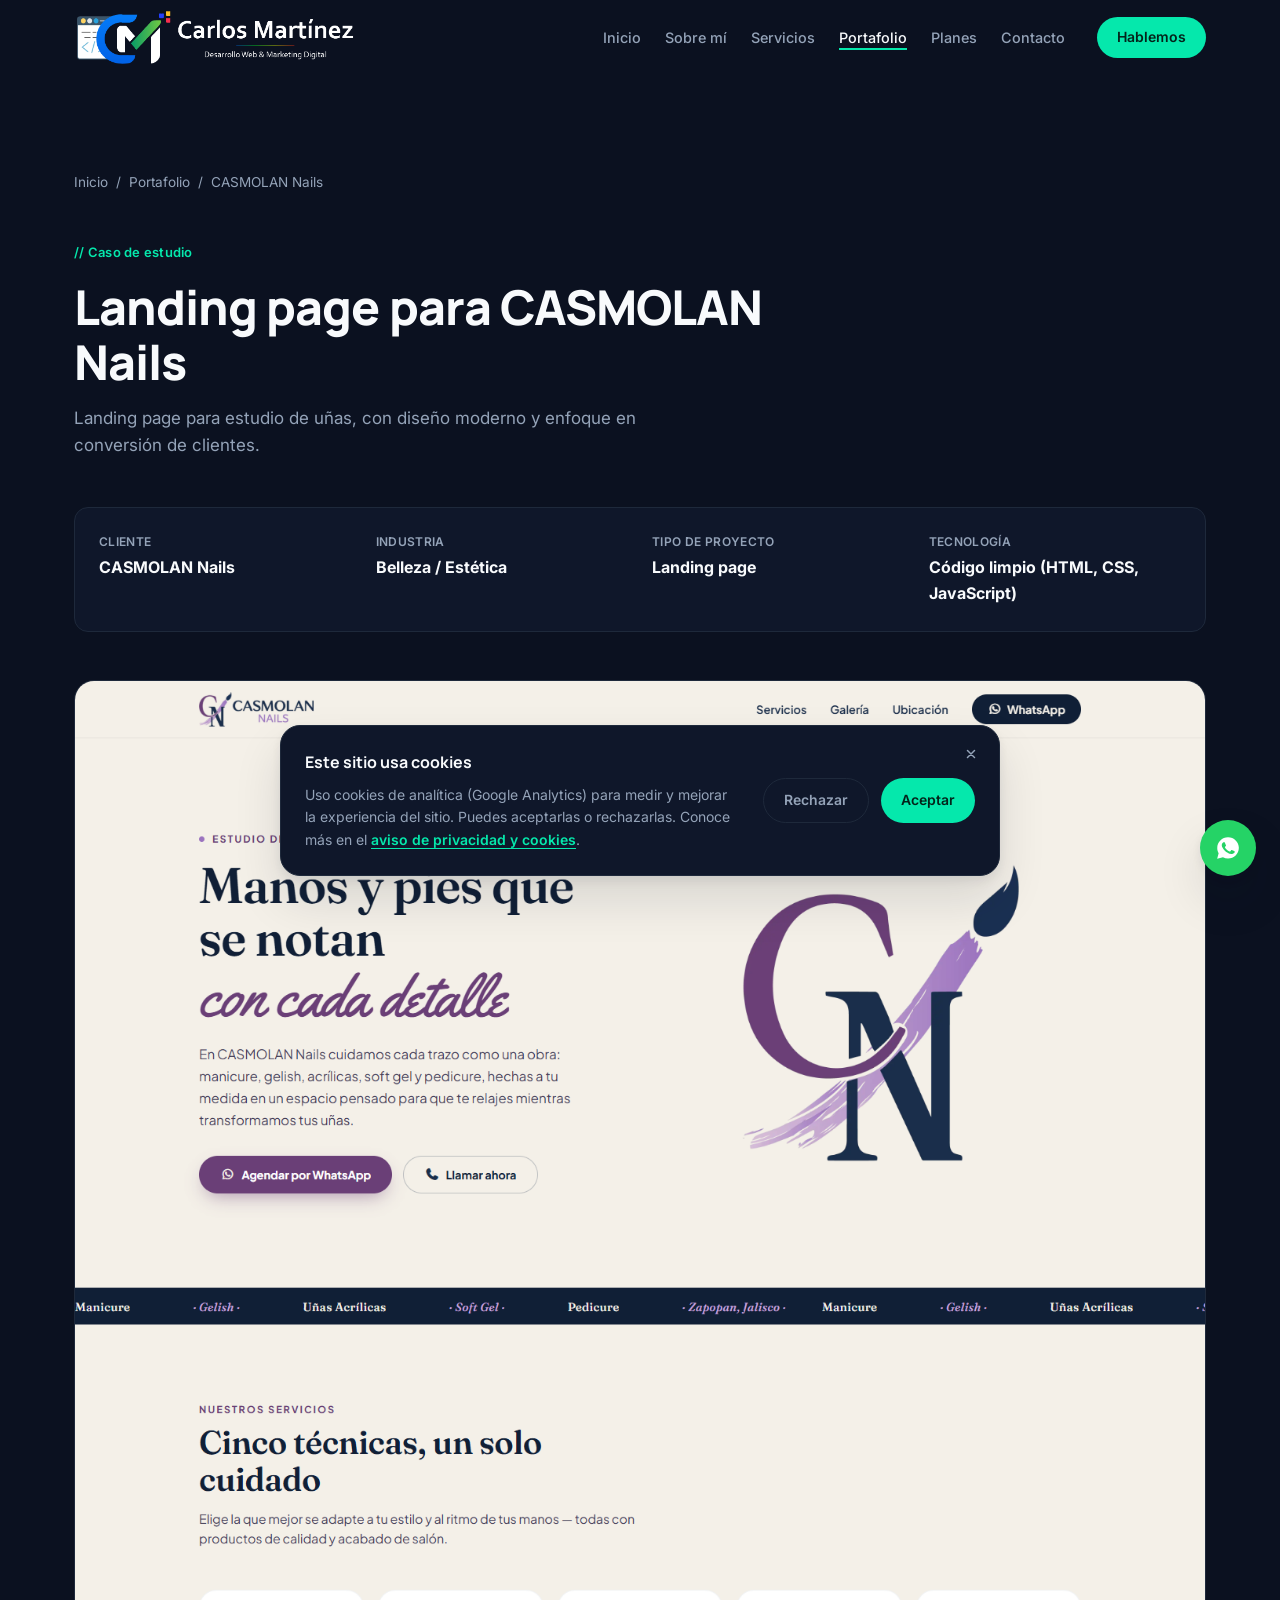
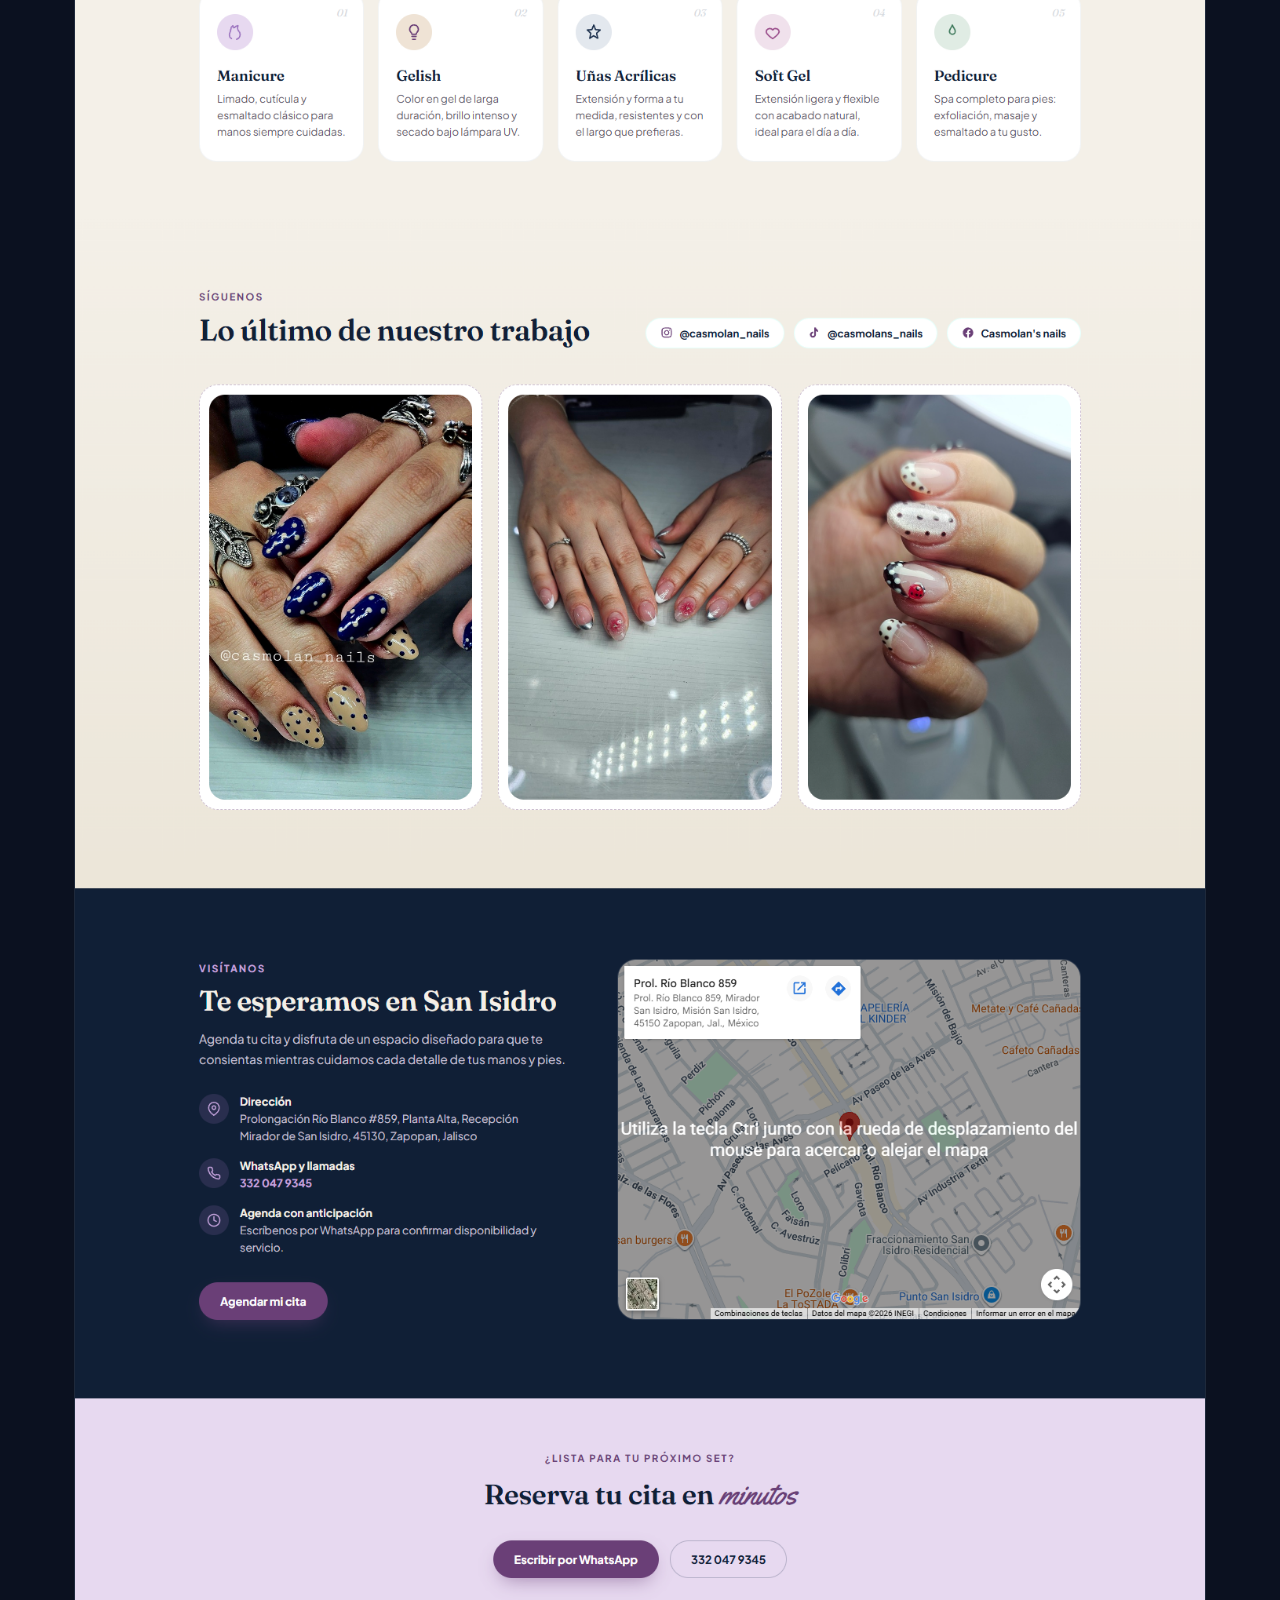
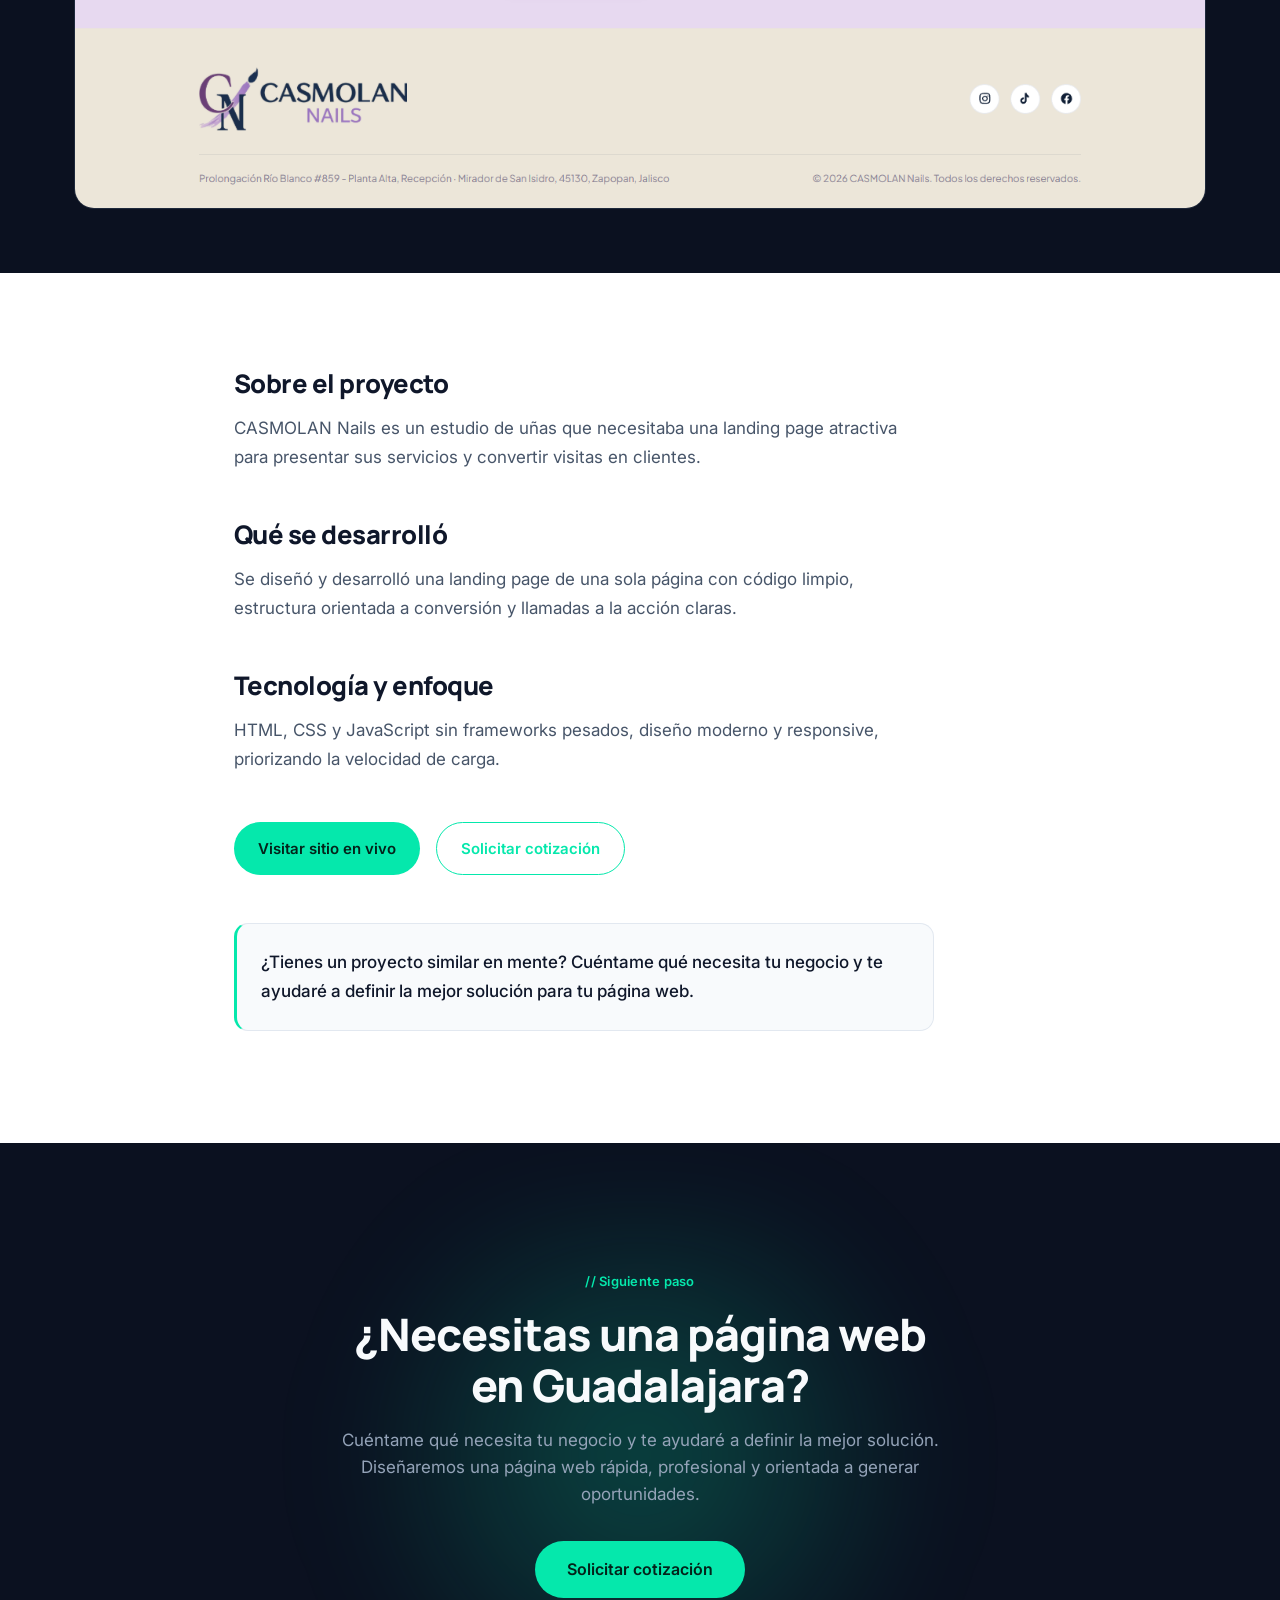
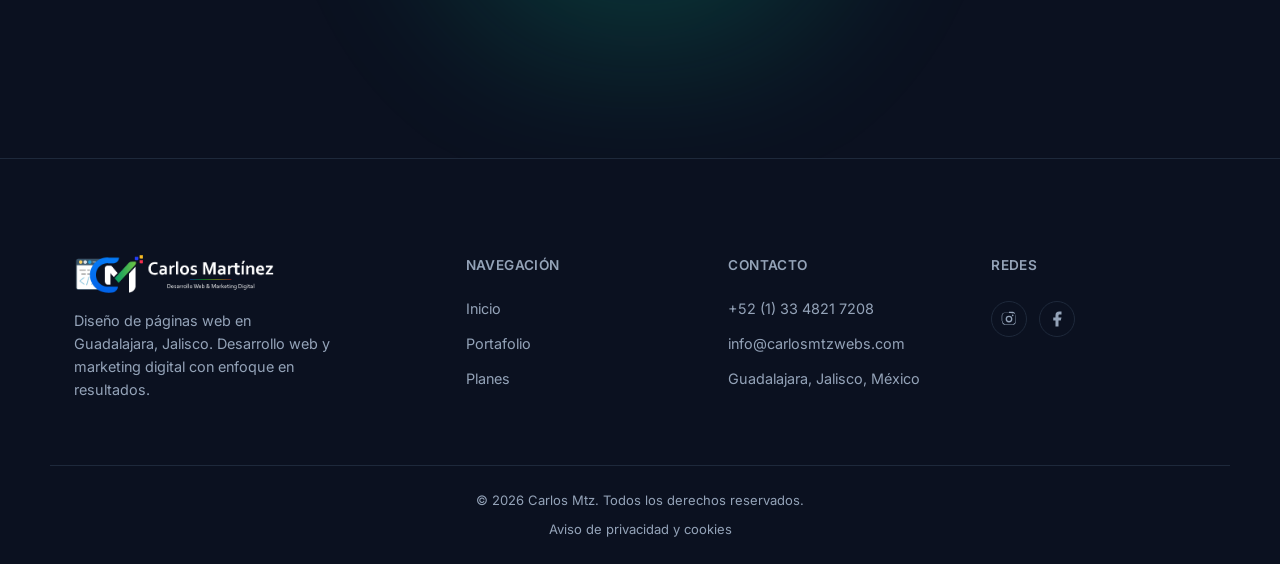
<file: proyectos/casmolan-nails/index.html>
<!doctype html>
<html lang="es">
  <head>
    <!-- Google tag (gtag.js) -->
    <script
      async
      src="https://www.googletagmanager.com/gtag/js?id=G-VCGL5HLWEN"
    ></script>
    <script>
      window.dataLayer = window.dataLayer || [];
      function gtag() {
        dataLayer.push(arguments);
      }
      gtag("consent", "default", {
        ad_storage: "denied",
        analytics_storage: "granted",
        functionality_storage: "granted",
        personalization_storage: "denied",
        security_storage: "granted",
        wait_for_update: 500,
      });
      gtag("js", new Date());

      gtag("config", "G-VCGL5HLWEN", { anonymize_ip: true });
    </script>
    <meta charset="UTF-8" />
    <meta name="viewport" content="width=device-width, initial-scale=1.0" />

    <!-- ===== SEO :: Meta principal ===== -->
    <title>CASMOLAN Nails — Landing Page | Carlos Martínez</title>
    <meta
      name="description"
      content="Landing page para el estudio de uñas CASMOLAN Nails, desarrollada con código limpio y enfocada en la conversión de clientes."
    />
    <meta name="robots" content="index, follow, max-image-preview:large" />
    <meta name="author" content="Carlos Martínez" />
    <link
      rel="canonical"
      href="https://www.carlosmtzwebs.com/proyectos/casmolan-nails/"
    />

    <!-- ===== Open Graph ===== -->
    <meta property="og:type" content="article" />
    <meta property="og:title" content="CASMOLAN Nails" />
    <meta
      property="og:description"
      content="Landing page para el estudio de uñas CASMOLAN Nails, desarrollada con código limpio y enfocada en la conversión de clientes."
    />
    <meta
      property="og:image"
      content="https://www.carlosmtzwebs.com/assets/imgs/portfolio/landing-page-casmolan-nails.webp"
    />
    <meta
      property="og:url"
      content="https://www.carlosmtzwebs.com/proyectos/casmolan-nails/"
    />
    <meta property="og:locale" content="es_MX" />

    <!-- ===== Twitter Card ===== -->
    <meta name="twitter:card" content="summary_large_image" />
    <meta name="twitter:title" content="CASMOLAN Nails" />
    <meta
      name="twitter:description"
      content="Landing page para el estudio de uñas CASMOLAN Nails, desarrollada con código limpio y enfocada en la conversión de clientes."
    />

    <!-- ===== Favicon ===== -->
    <link
      rel="icon"
      type="image/svg+xml"
      href="../../assets/imgs/favicon.svg"
    />

    <!-- ===== Fuentes ===== -->
    <link rel="preconnect" href="https://fonts.googleapis.com" />
    <link rel="preconnect" href="https://fonts.gstatic.com" crossorigin />
    <link
      href="https://fonts.googleapis.com/css2?family=Inter:wght@400;500;600&family=Manrope:wght@500;700;800&display=swap"
      rel="stylesheet"
    />

    <link rel="stylesheet" href="../../style.css" />

    <!-- ===== Schema.org ===== -->
    <script type="application/ld+json">
      {
        "@context": "https://schema.org",
        "@graph": [
          {
            "@type": "BreadcrumbList",
            "@id": "https://www.carlosmtzwebs.com/proyectos/casmolan-nails/#breadcrumb",
            "itemListElement": [
              {
                "@type": "ListItem",
                "position": 1,
                "name": "Inicio",
                "item": "https://www.carlosmtzwebs.com/"
              },
              {
                "@type": "ListItem",
                "position": 2,
                "name": "Portafolio",
                "item": "https://www.carlosmtzwebs.com/portfolio.html"
              },
              {
                "@type": "ListItem",
                "position": 3,
                "name": "CASMOLAN Nails",
                "item": "https://www.carlosmtzwebs.com/proyectos/casmolan-nails/"
              }
            ]
          },
          {
            "@type": "WebSite",
            "@id": "https://www.carlosmtzwebs.com/#website",
            "url": "https://www.carlosmtzwebs.com/",
            "name": "Carlos Martínez — Diseño de Páginas Web en Guadalajara",
            "inLanguage": "es-MX",
            "publisher": {
              "@id": "https://www.carlosmtzwebs.com/#person"
            }
          },
          {
            "@type": "Person",
            "@id": "https://www.carlosmtzwebs.com/#person",
            "name": "Carlos Martínez",
            "url": "https://www.carlosmtzwebs.com/",
            "jobTitle": "Diseñador y desarrollador web"
          },
          {
            "@type": "WebPage",
            "@id": "https://www.carlosmtzwebs.com/proyectos/casmolan-nails/#webpage",
            "url": "https://www.carlosmtzwebs.com/proyectos/casmolan-nails/",
            "name": "CASMOLAN Nails — Landing Page | Carlos Martínez",
            "description": "Landing page para el estudio de uñas CASMOLAN Nails, desarrollada con código limpio y enfocada en la conversión de clientes.",
            "inLanguage": "es-MX",
            "isPartOf": {
              "@id": "https://www.carlosmtzwebs.com/#website"
            },
            "breadcrumb": {
              "@id": "https://www.carlosmtzwebs.com/proyectos/casmolan-nails/#breadcrumb"
            }
          },
          {
            "@type": "Service",
            "name": "Diseño y desarrollo de landing page para CASMOLAN Nails",
            "serviceType": "Diseño de landing pages",
            "provider": {
              "@id": "https://www.carlosmtzwebs.com/#person"
            },
            "description": "Landing page para el estudio de uñas CASMOLAN Nails, desarrollada con código limpio y enfocada en la conversión de clientes.",
            "areaServed": "Guadalajara, Jalisco, México",
            "url": "https://www.carlosmtzwebs.com/proyectos/casmolan-nails/"
          }
        ]
      }
    </script>
  </head>
  <body>
    <!-- Botón accesible para saltar al contenido -->
    <a class="skip-link" href="#main">Saltar al contenido principal</a>

    <!-- ============================================ -->
    <!-- NAVBAR                                        -->
    <!-- ============================================ -->
    <header class="navbar" id="navbar" role="banner">
      <nav class="navbar__inner" aria-label="Navegación principal">
        <a
          href="../../index.html"
          class="navbar__logo"
          aria-label="Carlos Martínez — Inicio"
        >
          <img
            class="navbar__logo-img"
            src="../../assets/imgs/logo-diseno-paginas-web-guadalajara.png"
            alt="Logo Carlos Martínez — Diseño de páginas web en Guadalajara" title="Diseño de páginas web en Guadalajara | Carlos Martínez"
          />
        </a>

        <button
          class="navbar__toggle"
          id="navToggle"
          aria-label="Abrir menú"
          aria-expanded="false"
          aria-controls="navMenu"
        >
          <span></span><span></span><span></span>
        </button>

        <div class="navbar__menu" id="navMenu">
          <ul class="navbar__links">
            <li><a href="../../index.html">Inicio</a></li>
            <li><a href="../../index.html#sobre-mi">Sobre mí</a></li>
            <li><a href="../../index.html#servicios">Servicios</a></li>
            <li>
              <a href="../../portfolio.html" class="is-active">Portafolio</a>
            </li>
            <li><a href="../../planes.html">Planes</a></li>
            <li><a href="../../index.html#contacto">Contacto</a></li>
          </ul>
          <a
            href="https://wa.me/523348217208"
            target="_blank"
            rel="noopener noreferrer"
            class="btn btn--primary btn--sm navbar__cta"
            >Hablemos</a
          >
        </div>
      </nav>
    </header>

    <main id="main">
      <!-- ============================================ -->
      <!-- HERO DEL CASO DE ESTUDIO                      -->
      <!-- ============================================ -->
      <section class="case-hero" aria-label="Caso de estudio CASMOLAN Nails">
        <div class="container">
          <nav class="breadcrumb" aria-label="Ruta de navegación">
            <a href="../../index.html">Inicio</a>
            <span aria-hidden="true">/</span>
            <a href="../../portfolio.html">Portafolio</a>
            <span aria-hidden="true">/</span>
            <span aria-current="page">CASMOLAN Nails</span>
          </nav>

          <p class="eyebrow">// Caso de estudio</p>
          <h1 class="case-hero__title">Landing page para CASMOLAN Nails</h1>
          <p class="case-hero__subtitle">
            Landing page para estudio de uñas, con diseño moderno y enfoque en
            conversión de clientes.
          </p>

          <dl class="case-meta">
            <div class="case-meta__item">
              <dt class="case-meta__label">Cliente</dt>
              <dd class="case-meta__value">CASMOLAN Nails</dd>
            </div>
            <div class="case-meta__item">
              <dt class="case-meta__label">Industria</dt>
              <dd class="case-meta__value">Belleza / Estética</dd>
            </div>
            <div class="case-meta__item">
              <dt class="case-meta__label">Tipo de proyecto</dt>
              <dd class="case-meta__value">Landing page</dd>
            </div>
            <div class="case-meta__item">
              <dt class="case-meta__label">Tecnología</dt>
              <dd class="case-meta__value">
                Código limpio (HTML, CSS, JavaScript)
              </dd>
            </div>
          </dl>

          <figure class="case-hero__media">
            <img
              src="../../assets/imgs/portfolio/casos/landing-page-casmolan-nails-full.png"
              alt="Landing page desarrollada para el estudio de uñas CASMOLAN Nails"
              title="Landing page desarrollada para el estudio de uñas CASMOLAN Nails — Diseño de páginas web en Guadalajara"
              width="600"
              height="420"
              loading="eager"
              fetchpriority="high"
            />
          </figure>
        </div>
      </section>

      <!-- ============================================ -->
      <!-- CONTENIDO DEL CASO DE ESTUDIO                 -->
      <!-- ============================================ -->
      <section class="case-body" aria-label="Detalle del proyecto">
        <div class="container case-body__inner">
          <h2>Sobre el proyecto</h2>
          <p>
            CASMOLAN Nails es un estudio de uñas que necesitaba una landing page
            atractiva para presentar sus servicios y convertir visitas en
            clientes.
          </p>

          <h2>Qué se desarrolló</h2>
          <p>
            Se diseñó y desarrolló una landing page de una sola página con
            código limpio, estructura orientada a conversión y llamadas a la
            acción claras.
          </p>

          <h2>Tecnología y enfoque</h2>
          <p>
            HTML, CSS y JavaScript sin frameworks pesados, diseño moderno y
            responsive, priorizando la velocidad de carga.
          </p>

          <div class="case-actions">
            <a
              href="https://casmolan-nails.netlify.app/"
              target="_blank"
              rel="noopener noreferrer"
              class="btn btn--primary"
              >Visitar sitio en vivo</a
            >
            <a
              href="https://wa.me/523348217208"
              target="_blank"
              rel="noopener noreferrer"
              class="btn btn--outline"
              >Solicitar cotización</a
            >
          </div>

          <p class="case-note">
            ¿Tienes un proyecto similar en mente? Cuéntame qué necesita tu
            negocio y te ayudaré a definir la mejor solución para tu página web.
          </p>
        </div>
      </section>

      <!-- ============================================ -->
      <!-- CTA FINAL                                     -->
      <!-- ============================================ -->
      <section class="cta-final" id="contacto" aria-label="Contacto">
        <div class="cta-final__glow" aria-hidden="true"></div>
        <div class="container">
          <div class="cta-final__inner">
            <p class="eyebrow">// Siguiente paso</p>
            <h2 class="cta-final__title">
              ¿Necesitas una página web en Guadalajara?
            </h2>
            <p class="cta-final__subtitle">
              Cuéntame qué necesita tu negocio y te ayudaré a definir la mejor
              solución. Diseñaremos una página web rápida, profesional y
              orientada a generar oportunidades.
            </p>
            <div class="cta-final__actions">
              <a
                href="https://wa.me/523348217208"
                target="_blank"
                rel="noopener noreferrer"
                class="btn btn--primary btn--lg"
              >
                Solicitar cotización
              </a>
            </div>
          </div>
        </div>
      </section>
    </main>

    <!-- ============================================ -->
    <!-- FOOTER                                        -->
    <!-- ============================================ -->
    <footer class="footer">
      <div class="container footer__inner">
        <div class="footer__brand">
          <a href="../../index.html" class="navbar__logo">
            <img
              class="footer__logo-img"
              src="../../assets/imgs/logo-diseno-paginas-web-guadalajara.png"
              alt="Logo Carlos Martínez — Diseño de páginas web en Guadalajara" title="Diseño de páginas web en Guadalajara | Carlos Martínez"
            />
          </a>
          <p class="footer__tagline">
            Diseño de páginas web en Guadalajara, Jalisco. Desarrollo web y
            marketing digital con enfoque en resultados.
          </p>
        </div>

        <div class="footer__col">
          <p class="footer__col-title">Navegación</p>
          <a href="../../index.html">Inicio</a>
          <a href="../../portfolio.html">Portafolio</a>
          <a href="../../planes.html">Planes</a>
        </div>

        <div class="footer__col">
          <p class="footer__col-title">Contacto</p>
          <a
            href="https://wa.me/523348217208"
            target="_blank"
            rel="noopener noreferrer"
            >+52 (1) 33 4821 7208</a
          >
          <a href="mailto:info@carlosmtzwebs.com">info@carlosmtzwebs.com</a>
          <span class="footer__location">Guadalajara, Jalisco, México</span>
        </div>

        <div class="footer__col footer_col_socials">
          <p class="footer__col-title">Redes</p>
          <div class="footer__socials">
            <a
              href="https://www.instagram.com/carlos.mtz.webs/"
              target="_blank"
              rel="noopener noreferrer"
              aria-label="Instagram"
            >
              <svg
                width="18"
                height="18"
                viewBox="0 0 24 24"
                fill="currentColor"
              >
                <path
                  d="M12 2.2c2.7 0 3 0 4.1.06 1 .05 1.6.2 1.9.34.5.2.8.43 1.2.8.4.4.6.7.8 1.2.14.3.3.9.34 1.9.05 1.1.06 1.4.06 4.1s0 3-.06 4.1c-.05 1-.2 1.6-.34 1.9-.2.5-.43.8-.8 1.2-.4.4-.7.6-1.2.8-.3.14-.9.3-1.9.34-1.1.05-1.4.06-4.1.06s-3 0-4.1-.06c-1-.05-1.6-.2-1.9-.34-.5-.2-.8-.43-1.2-.8-.4-.4-.6-.7-.8-1.2-.14-.3-.3-.9-.34-1.9C2.2 15 2.2 14.7 2.2 12s0-3 .06-4.1c.05-1 .2-1.6.34-1.9.2-.5.43-.8.8-1.2.4-.4.7-.6 1.2-.8.3-.14.9-.3 1.9-.34C7.6 3.6 7.9 3.6 10.6 3.6h1.4Zm0 1.8H10.6c-2.6 0-2.9 0-3.96.06-.84.04-1.3.18-1.6.3-.4.16-.69.34-1 .65-.3.3-.49.6-.65 1-.12.3-.26.76-.3 1.6C3 9.13 3 9.43 3 12s0 2.87.06 3.96c.04.84.18 1.3.3 1.6.16.4.34.69.65 1 .3.3.6.49 1 .65.3.12.76.26 1.6.3 1.06.06 1.36.06 3.96.06h2.8c2.6 0 2.9 0 3.96-.06.84-.04 1.3-.18 1.6-.3.4-.16.69-.34 1-.65.3-.3.49-.6.65-1 .12-.3.26-.76.3-1.6.06-1.09.06-1.36.06-3.96s0-2.87-.06-3.96c-.04-.84-.18-1.3-.3-1.6a2.7 2.7 0 0 0-.65-1c-.3-.3-.6-.49-1-.65-.3-.12-.76-.26-1.6-.3C14.87 4 14.6 4 12 4ZM12 7.5a4.5 4.5 0 1 1 0 9 4.5 4.5 0 0 1 0-9Zm0 1.8a2.7 2.7 0 1 0 0 5.4 2.7 2.7 0 0 0 0-5.4Zm4.95-3.15a1.05 1.05 0 1 1 0 2.1 1.05 1.05 0 0 1 0-2.1Z"
                />
              </svg>
            </a>
            <a
              href="https://www.facebook.com/profile.php?id=61592552905246"
              target="_blank"
              rel="noopener noreferrer"
              aria-label="Facebook"
            >
              <svg
                width="18"
                height="18"
                viewBox="0 0 24 24"
                fill="currentColor"
              >
                <path
                  d="M18 2h-3a5 5 0 0 0-5 5v3H7v4h3v8h4v-8h3l1-4h-4V7a1 1 0 0 1 1-1h3z"
                />
              </svg>
            </a>
          </div>
        </div>
      </div>

      <div class="container footer__bottom">
        <p>&copy; 2026 Carlos Mtz. Todos los derechos reservados.</p>
        <a class="footer__legal" href="../../aviso-de-privacidad.html"
          >Aviso de privacidad y cookies</a
        >
      </div>
    </footer>

    <!-- Botón flotante de contacto rápido -->
    <a
      href="https://wa.me/523348217208"
      target="_blank"
      rel="noopener noreferrer"
      class="float-whatsapp"
      aria-label="Contactar por WhatsApp"
    >
      <svg width="26" height="26" viewBox="0 0 24 24" fill="currentColor">
        <path
          d="M12.04 2c-5.5 0-9.96 4.46-9.96 9.96 0 1.76.46 3.42 1.27 4.86L2 22l5.34-1.4a9.93 9.93 0 0 0 4.7 1.2h.01c5.5 0 9.96-4.46 9.96-9.96C22 6.46 17.54 2 12.04 2Zm5.84 14.12c-.25.7-1.45 1.34-2 1.42-.5.08-1.14.11-1.84-.12-.42-.13-.96-.31-1.65-.6-2.9-1.25-4.8-4.15-4.94-4.34-.15-.2-1.18-1.57-1.18-3 0-1.42.74-2.12 1-2.4.25-.28.55-.35.74-.35h.53c.17 0 .4-.06.62.48.25.6.85 2.07.92 2.22.07.15.12.33.02.53-.1.2-.16.32-.31.49-.15.17-.32.38-.46.51-.15.14-.3.3-.13.6.18.3.79 1.31 1.7 2.13 1.17 1.04 2.16 1.36 2.46 1.51.3.15.48.13.66-.05.18-.18.74-.86.94-1.16.2-.3.4-.25.66-.15.27.1 1.7.8 1.99.95.3.15.49.22.56.34.07.13.07.74-.18 1.45Z"
        />
      </svg>
    </a>

    <!-- JS -->
    <script src="../../script.js"></script>
  </body>
</html>
</file>
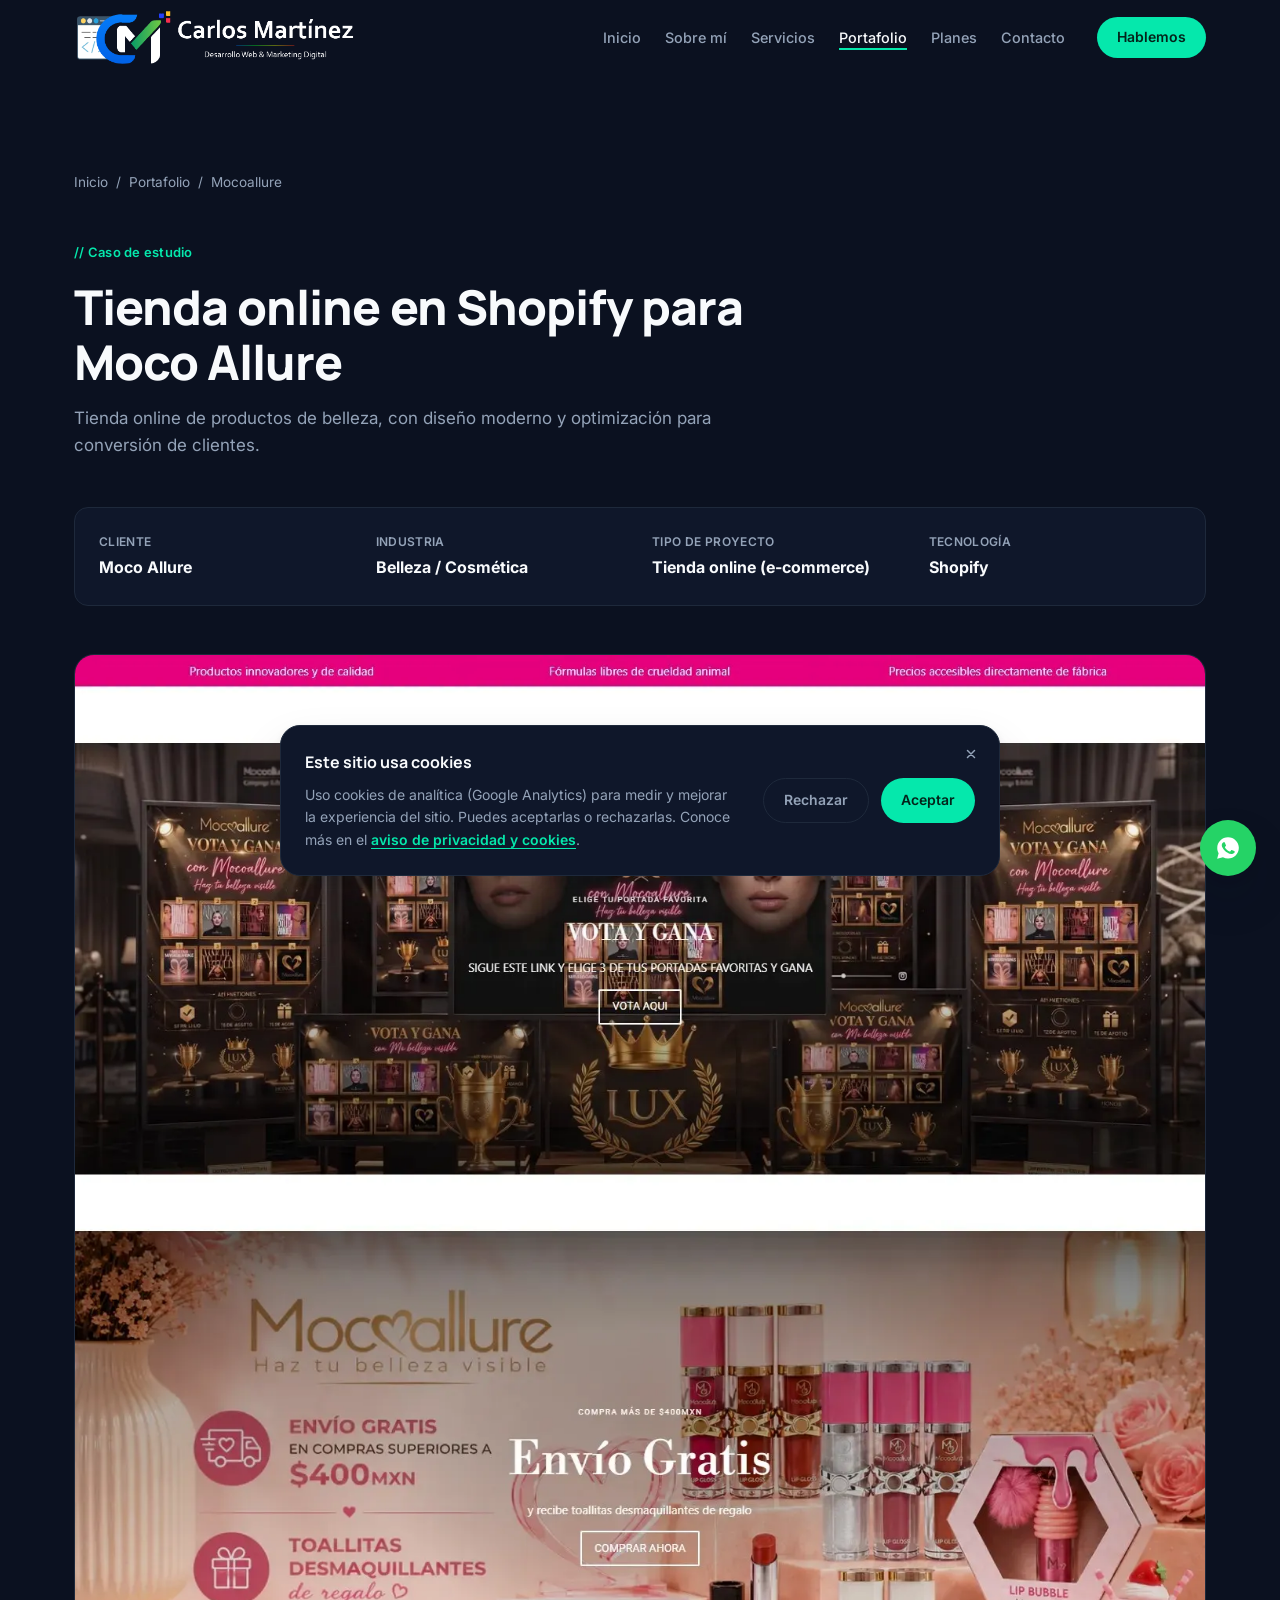
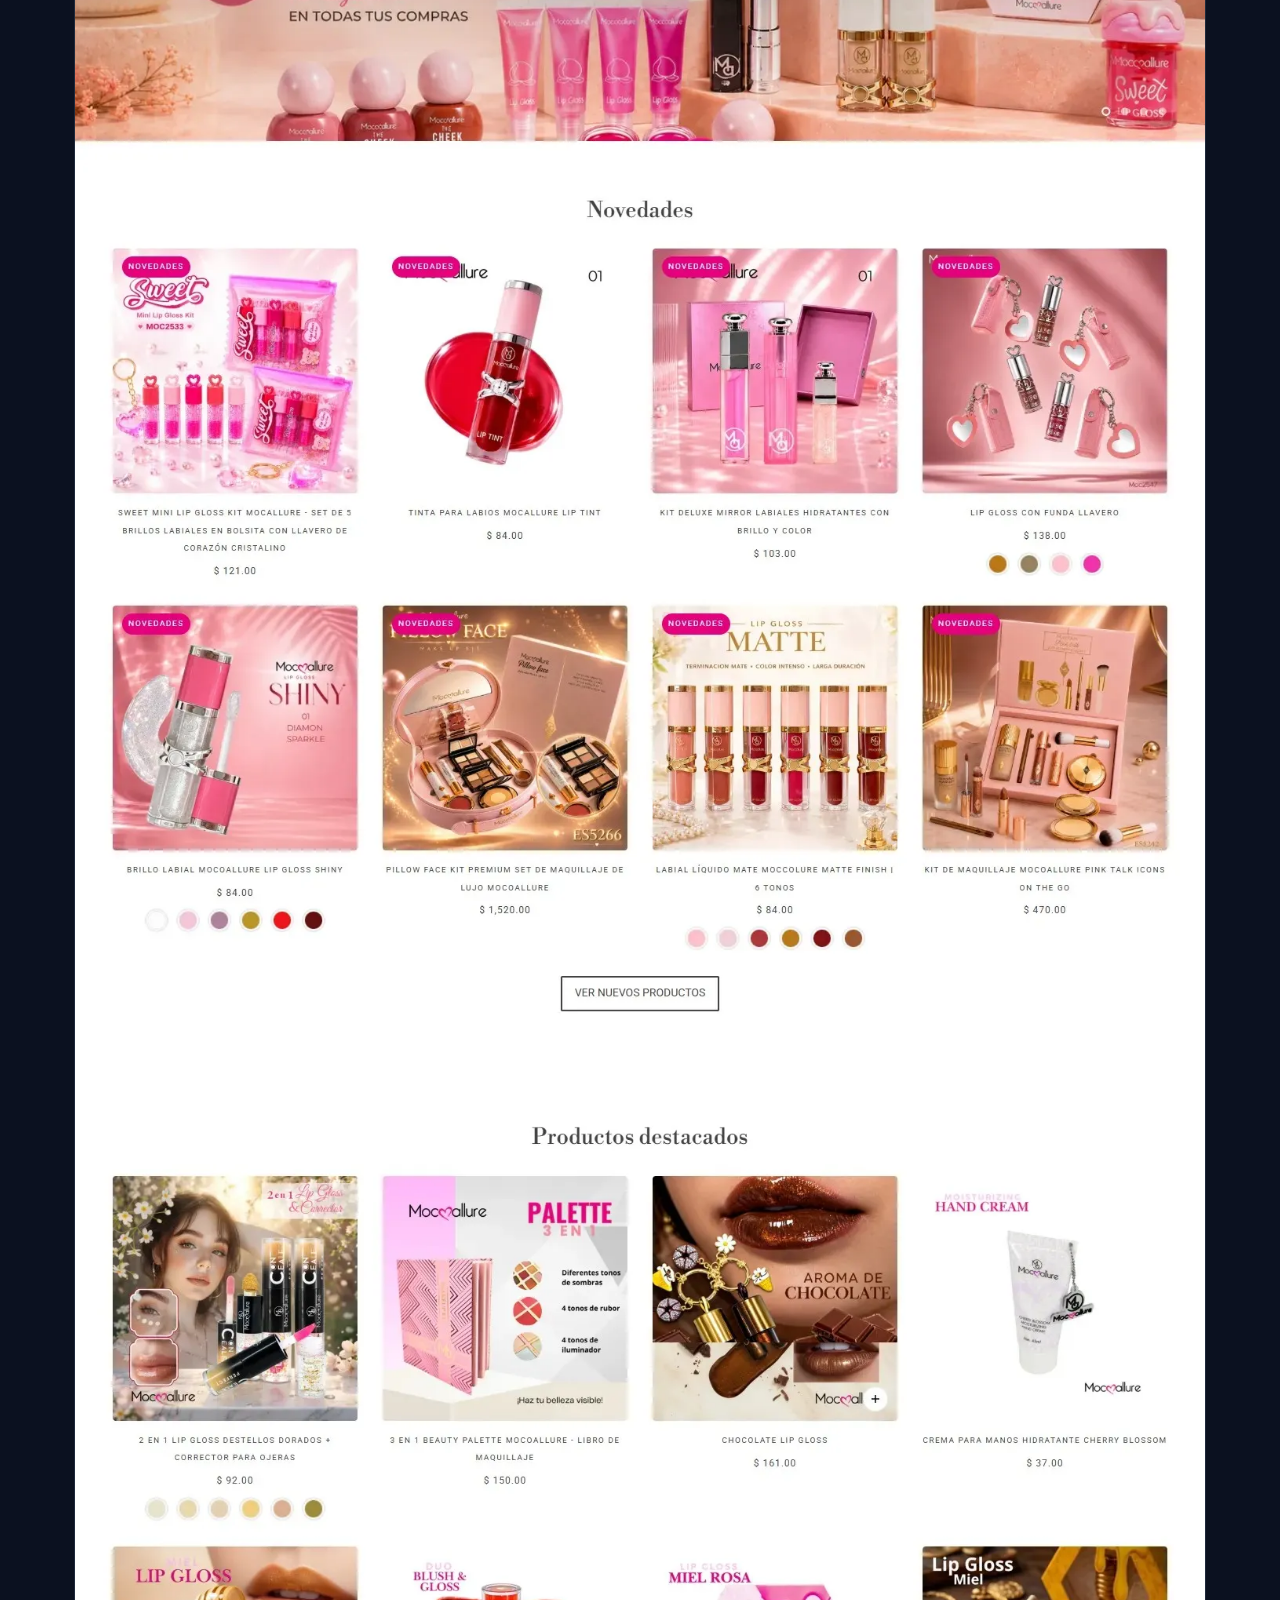
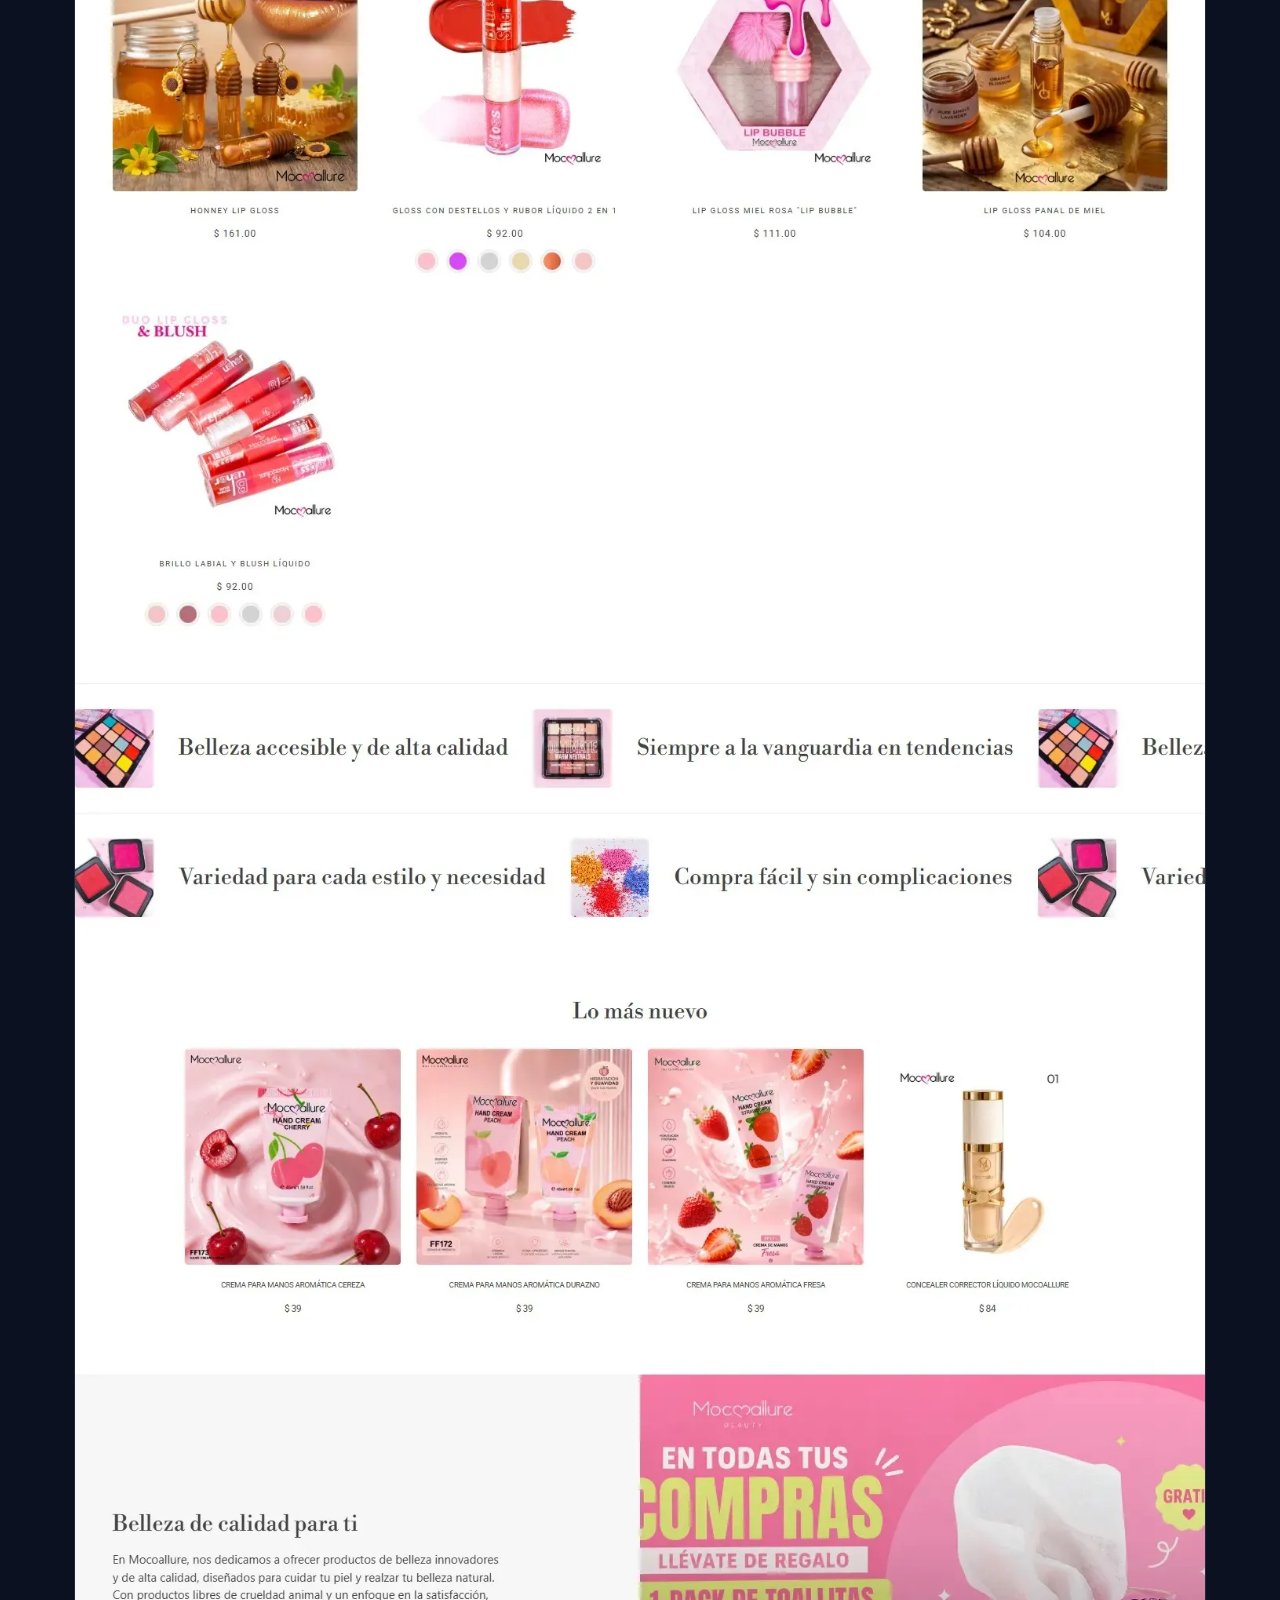
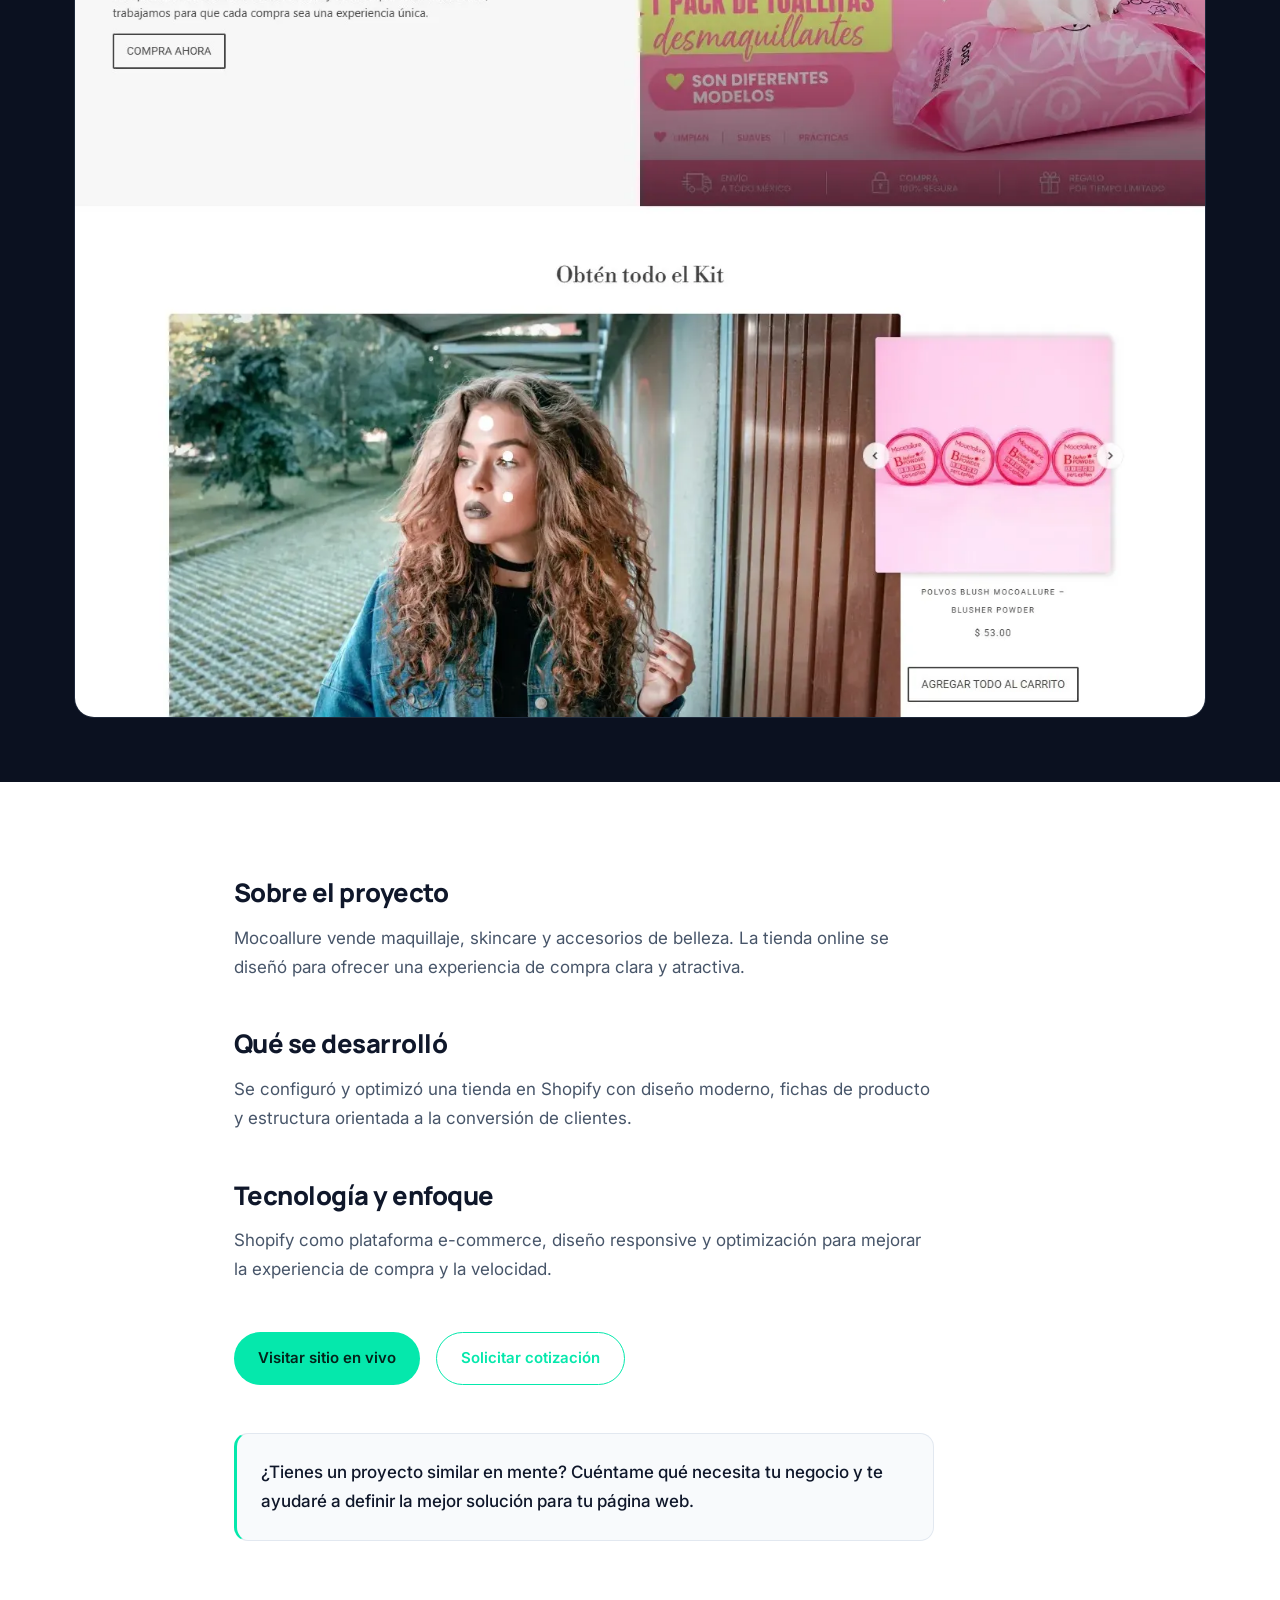
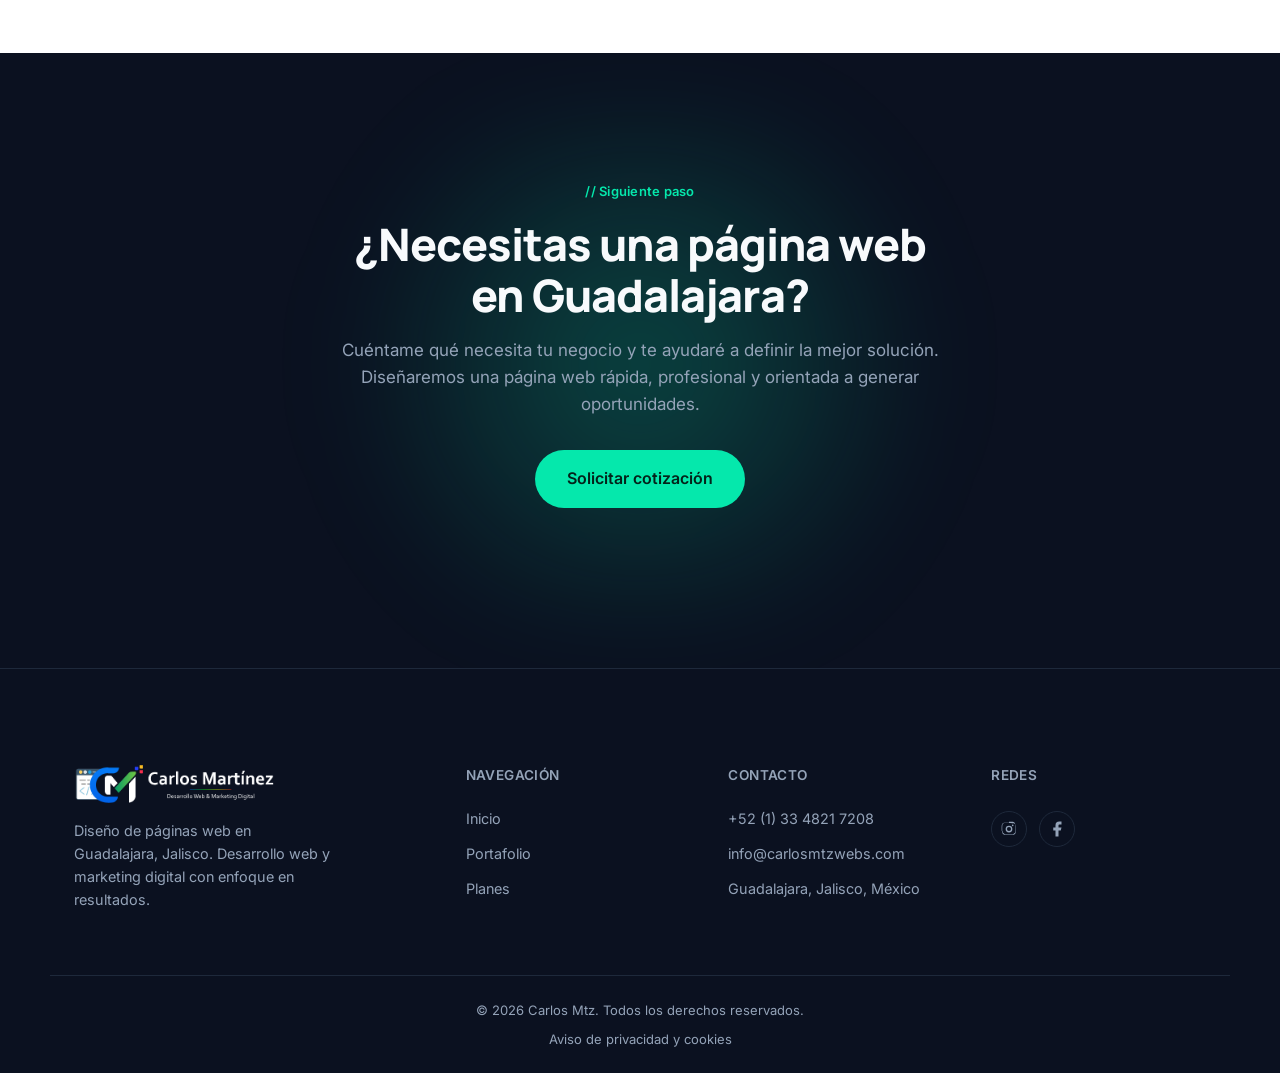
<file: proyectos/mocoallure/index.html>
<!doctype html>
<html lang="es">
  <head>
    <!-- Google tag (gtag.js) -->
    <script
      async
      src="https://www.googletagmanager.com/gtag/js?id=G-VCGL5HLWEN"
    ></script>
    <script>
      window.dataLayer = window.dataLayer || [];
      function gtag() {
        dataLayer.push(arguments);
      }
      gtag("consent", "default", {
        ad_storage: "denied",
        analytics_storage: "granted",
        functionality_storage: "granted",
        personalization_storage: "denied",
        security_storage: "granted",
        wait_for_update: 500,
      });
      gtag("js", new Date());

      gtag("config", "G-VCGL5HLWEN", { anonymize_ip: true });
    </script>
    <meta charset="UTF-8" />
    <meta name="viewport" content="width=device-width, initial-scale=1.0" />

    <!-- ===== SEO :: Meta principal ===== -->
    <title>Moco Allure — Tienda Online en Shopify | Carlos Martínez</title>
    <meta
      name="description"
      content="Tienda online en Shopify para Moco Allure, e-commerce de maquillaje, skincare y accesorios de belleza con diseño moderno y enfoque en conversión."
    />
    <meta name="robots" content="index, follow, max-image-preview:large" />
    <meta name="author" content="Carlos Martínez" />
    <link
      rel="canonical"
      href="https://www.carlosmtzwebs.com/proyectos/mocoallure/"
    />

    <!-- ===== Open Graph ===== -->
    <meta property="og:type" content="article" />
    <meta property="og:title" content="Moco Allure" />
    <meta
      property="og:description"
      content="Tienda online en Shopify para Moco Allure, e-commerce de maquillaje, skincare y accesorios de belleza con diseño moderno y enfoque en conversión."
    />
    <meta
      property="og:image"
      content="https://www.carlosmtzwebs.com/assets/imgs/portfolio/tienda-online-mocoallure.webp"
    />
    <meta
      property="og:url"
      content="https://www.carlosmtzwebs.com/proyectos/mocoallure/"
    />
    <meta property="og:locale" content="es_MX" />

    <!-- ===== Twitter Card ===== -->
    <meta name="twitter:card" content="summary_large_image" />
    <meta name="twitter:title" content="Moco Allure" />
    <meta
      name="twitter:description"
      content="Tienda online en Shopify para Moco Allure, e-commerce de maquillaje, skincare y accesorios de belleza con diseño moderno y enfoque en conversión."
    />

    <!-- ===== Favicon ===== -->
    <link
      rel="icon"
      type="image/svg+xml"
      href="../../assets/imgs/favicon.svg"
    />

    <!-- ===== Fuentes ===== -->
    <link rel="preconnect" href="https://fonts.googleapis.com" />
    <link rel="preconnect" href="https://fonts.gstatic.com" crossorigin />
    <link
      href="https://fonts.googleapis.com/css2?family=Inter:wght@400;500;600&family=Manrope:wght@500;700;800&display=swap"
      rel="stylesheet"
    />

    <link rel="stylesheet" href="../../style.css" />

    <!-- ===== Schema.org ===== -->
    <script type="application/ld+json">
      {
        "@context": "https://schema.org",
        "@graph": [
          {
            "@type": "BreadcrumbList",
            "@id": "https://www.carlosmtzwebs.com/proyectos/mocoallure/#breadcrumb",
            "itemListElement": [
              {
                "@type": "ListItem",
                "position": 1,
                "name": "Inicio",
                "item": "https://www.carlosmtzwebs.com/"
              },
              {
                "@type": "ListItem",
                "position": 2,
                "name": "Portafolio",
                "item": "https://www.carlosmtzwebs.com/portfolio.html"
              },
              {
                "@type": "ListItem",
                "position": 3,
                "name": "Moco Allure",
                "item": "https://www.carlosmtzwebs.com/proyectos/mocoallure/"
              }
            ]
          },
          {
            "@type": "WebSite",
            "@id": "https://www.carlosmtzwebs.com/#website",
            "url": "https://www.carlosmtzwebs.com/",
            "name": "Carlos Martínez — Diseño de Páginas Web en Guadalajara",
            "inLanguage": "es-MX",
            "publisher": {
              "@id": "https://www.carlosmtzwebs.com/#person"
            }
          },
          {
            "@type": "Person",
            "@id": "https://www.carlosmtzwebs.com/#person",
            "name": "Carlos Martínez",
            "url": "https://www.carlosmtzwebs.com/",
            "jobTitle": "Diseñador y desarrollador web"
          },
          {
            "@type": "WebPage",
            "@id": "https://www.carlosmtzwebs.com/proyectos/mocoallure/#webpage",
            "url": "https://www.carlosmtzwebs.com/proyectos/mocoallure/",
            "name": "Moco Allure — Tienda Online en Shopify | Carlos Martínez",
            "description": "Tienda online en Shopify para Moco Allure, e-commerce de maquillaje, skincare y accesorios de belleza con diseño moderno y enfoque en conversión.",
            "inLanguage": "es-MX",
            "isPartOf": {
              "@id": "https://www.carlosmtzwebs.com/#website"
            },
            "breadcrumb": {
              "@id": "https://www.carlosmtzwebs.com/proyectos/mocoallure/#breadcrumb"
            }
          },
          {
            "@type": "Service",
            "name": "Desarrollo de tienda online en Shopify para Moco Allure",
            "serviceType": "Desarrollo de tiendas online",
            "provider": {
              "@id": "https://www.carlosmtzwebs.com/#person"
            },
            "description": "Tienda online en Shopify para Moco Allure, e-commerce de maquillaje, skincare y accesorios de belleza con diseño moderno y enfoque en conversión.",
            "areaServed": "Guadalajara, Jalisco, México",
            "url": "https://www.carlosmtzwebs.com/proyectos/mocoallure/"
          }
        ]
      }
    </script>
  </head>
  <body>
    <!-- Botón accesible para saltar al contenido -->
    <a class="skip-link" href="#main">Saltar al contenido principal</a>

    <!-- ============================================ -->
    <!-- NAVBAR                                        -->
    <!-- ============================================ -->
    <header class="navbar" id="navbar" role="banner">
      <nav class="navbar__inner" aria-label="Navegación principal">
        <a
          href="../../index.html"
          class="navbar__logo"
          aria-label="Carlos Martínez — Inicio"
        >
          <img
            class="navbar__logo-img"
            src="../../assets/imgs/logo-diseno-paginas-web-guadalajara.png"
            alt="Logo Carlos Martínez — Diseño de páginas web en Guadalajara" title="Diseño de páginas web en Guadalajara | Carlos Martínez"
          />
        </a>

        <button
          class="navbar__toggle"
          id="navToggle"
          aria-label="Abrir menú"
          aria-expanded="false"
          aria-controls="navMenu"
        >
          <span></span><span></span><span></span>
        </button>

        <div class="navbar__menu" id="navMenu">
          <ul class="navbar__links">
            <li><a href="../../index.html">Inicio</a></li>
            <li><a href="../../index.html#sobre-mi">Sobre mí</a></li>
            <li><a href="../../index.html#servicios">Servicios</a></li>
            <li>
              <a href="../../portfolio.html" class="is-active">Portafolio</a>
            </li>
            <li><a href="../../planes.html">Planes</a></li>
            <li><a href="../../index.html#contacto">Contacto</a></li>
          </ul>
          <a
            href="https://wa.me/523348217208"
            target="_blank"
            rel="noopener noreferrer"
            class="btn btn--primary btn--sm navbar__cta"
            >Hablemos</a
          >
        </div>
      </nav>
    </header>

    <main id="main">
      <!-- ============================================ -->
      <!-- HERO DEL CASO DE ESTUDIO                      -->
      <!-- ============================================ -->
      <section class="case-hero" aria-label="Caso de estudio Moco Allure">
        <div class="container">
          <nav class="breadcrumb" aria-label="Ruta de navegación">
            <a href="../../index.html">Inicio</a>
            <span aria-hidden="true">/</span>
            <a href="../../portfolio.html">Portafolio</a>
            <span aria-hidden="true">/</span>
            <span aria-current="page">Mocoallure</span>
          </nav>

          <p class="eyebrow">// Caso de estudio</p>
          <h1 class="case-hero__title">
            Tienda online en Shopify para Moco Allure
          </h1>
          <p class="case-hero__subtitle">
            Tienda online de productos de belleza, con diseño moderno y
            optimización para conversión de clientes.
          </p>

          <dl class="case-meta">
            <div class="case-meta__item">
              <dt class="case-meta__label">Cliente</dt>
              <dd class="case-meta__value">Moco Allure</dd>
            </div>
            <div class="case-meta__item">
              <dt class="case-meta__label">Industria</dt>
              <dd class="case-meta__value">Belleza / Cosmética</dd>
            </div>
            <div class="case-meta__item">
              <dt class="case-meta__label">Tipo de proyecto</dt>
              <dd class="case-meta__value">Tienda online (e-commerce)</dd>
            </div>
            <div class="case-meta__item">
              <dt class="case-meta__label">Tecnología</dt>
              <dd class="case-meta__value">Shopify</dd>
            </div>
          </dl>

          <figure class="case-hero__media">
            <img
              src="../../assets/imgs/portfolio/casos/tienda-online-mocoallure-full.webp"
              alt="Tienda online desarrollada en Shopify para la marca de cosméticos Moco Allure"
              title="Tienda online desarrollada en Shopify para la marca de cosméticos Moco Allure — Diseño de páginas web en Guadalajara"
              width="600"
              height="420"
              loading="eager"
              fetchpriority="high"
            />
          </figure>
        </div>
      </section>

      <!-- ============================================ -->
      <!-- CONTENIDO DEL CASO DE ESTUDIO                 -->
      <!-- ============================================ -->
      <section class="case-body" aria-label="Detalle del proyecto">
        <div class="container case-body__inner">
          <h2>Sobre el proyecto</h2>
          <p>
            Mocoallure vende maquillaje, skincare y accesorios de belleza. La
            tienda online se diseñó para ofrecer una experiencia de compra clara
            y atractiva.
          </p>

          <h2>Qué se desarrolló</h2>
          <p>
            Se configuró y optimizó una tienda en Shopify con diseño moderno,
            fichas de producto y estructura orientada a la conversión de
            clientes.
          </p>

          <h2>Tecnología y enfoque</h2>
          <p>
            Shopify como plataforma e-commerce, diseño responsive y optimización
            para mejorar la experiencia de compra y la velocidad.
          </p>

          <div class="case-actions">
            <a
              href="https://www.mocoallure.com.mx/"
              target="_blank"
              rel="noopener noreferrer"
              class="btn btn--primary"
              >Visitar sitio en vivo</a
            >
            <a
              href="https://wa.me/523348217208"
              target="_blank"
              rel="noopener noreferrer"
              class="btn btn--outline"
              >Solicitar cotización</a
            >
          </div>

          <p class="case-note">
            ¿Tienes un proyecto similar en mente? Cuéntame qué necesita tu
            negocio y te ayudaré a definir la mejor solución para tu página web.
          </p>
        </div>
      </section>

      <!-- ============================================ -->
      <!-- CTA FINAL                                     -->
      <!-- ============================================ -->
      <section class="cta-final" id="contacto" aria-label="Contacto">
        <div class="cta-final__glow" aria-hidden="true"></div>
        <div class="container">
          <div class="cta-final__inner">
            <p class="eyebrow">// Siguiente paso</p>
            <h2 class="cta-final__title">
              ¿Necesitas una página web en Guadalajara?
            </h2>
            <p class="cta-final__subtitle">
              Cuéntame qué necesita tu negocio y te ayudaré a definir la mejor
              solución. Diseñaremos una página web rápida, profesional y
              orientada a generar oportunidades.
            </p>
            <div class="cta-final__actions">
              <a
                href="https://wa.me/523348217208"
                target="_blank"
                rel="noopener noreferrer"
                class="btn btn--primary btn--lg"
              >
                Solicitar cotización
              </a>
            </div>
          </div>
        </div>
      </section>
    </main>

    <!-- ============================================ -->
    <!-- FOOTER                                        -->
    <!-- ============================================ -->
    <footer class="footer">
      <div class="container footer__inner">
        <div class="footer__brand">
          <a href="../../index.html" class="navbar__logo">
            <img
              class="footer__logo-img"
              src="../../assets/imgs/logo-diseno-paginas-web-guadalajara.png"
              alt="Logo Carlos Martínez — Diseño de páginas web en Guadalajara" title="Diseño de páginas web en Guadalajara | Carlos Martínez"
            />
          </a>
          <p class="footer__tagline">
            Diseño de páginas web en Guadalajara, Jalisco. Desarrollo web y
            marketing digital con enfoque en resultados.
          </p>
        </div>

        <div class="footer__col">
          <p class="footer__col-title">Navegación</p>
          <a href="../../index.html">Inicio</a>
          <a href="../../portfolio.html">Portafolio</a>
          <a href="../../planes.html">Planes</a>
        </div>

        <div class="footer__col">
          <p class="footer__col-title">Contacto</p>
          <a
            href="https://wa.me/523348217208"
            target="_blank"
            rel="noopener noreferrer"
            >+52 (1) 33 4821 7208</a
          >
          <a href="mailto:info@carlosmtzwebs.com">info@carlosmtzwebs.com</a>
          <span class="footer__location">Guadalajara, Jalisco, México</span>
        </div>

        <div class="footer__col footer_col_socials">
          <p class="footer__col-title">Redes</p>
          <div class="footer__socials">
            <a
              href="https://www.instagram.com/carlos.mtz.webs/"
              target="_blank"
              rel="noopener noreferrer"
              aria-label="Instagram"
            >
              <svg
                width="18"
                height="18"
                viewBox="0 0 24 24"
                fill="currentColor"
              >
                <path
                  d="M12 2.2c2.7 0 3 0 4.1.06 1 .05 1.6.2 1.9.34.5.2.8.43 1.2.8.4.4.6.7.8 1.2.14.3.3.9.34 1.9.05 1.1.06 1.4.06 4.1s0 3-.06 4.1c-.05 1-.2 1.6-.34 1.9-.2.5-.43.8-.8 1.2-.4.4-.7.6-1.2.8-.3.14-.9.3-1.9.34-1.1.05-1.4.06-4.1.06s-3 0-4.1-.06c-1-.05-1.6-.2-1.9-.34-.5-.2-.8-.43-1.2-.8-.4-.4-.6-.7-.8-1.2-.14-.3-.3-.9-.34-1.9C2.2 15 2.2 14.7 2.2 12s0-3 .06-4.1c.05-1 .2-1.6.34-1.9.2-.5.43-.8.8-1.2.4-.4.7-.6 1.2-.8.3-.14.9-.3 1.9-.34C7.6 3.6 7.9 3.6 10.6 3.6h1.4Zm0 1.8H10.6c-2.6 0-2.9 0-3.96.06-.84.04-1.3.18-1.6.3-.4.16-.69.34-1 .65-.3.3-.49.6-.65 1-.12.3-.26.76-.3 1.6C3 9.13 3 9.43 3 12s0 2.87.06 3.96c.04.84.18 1.3.3 1.6.16.4.34.69.65 1 .3.3.6.49 1 .65.3.12.76.26 1.6.3 1.06.06 1.36.06 3.96.06h2.8c2.6 0 2.9 0 3.96-.06.84-.04 1.3-.18 1.6-.3.4-.16.69-.34 1-.65.3-.3.49-.6.65-1 .12-.3.26-.76.3-1.6.06-1.09.06-1.36.06-3.96s0-2.87-.06-3.96c-.04-.84-.18-1.3-.3-1.6a2.7 2.7 0 0 0-.65-1c-.3-.3-.6-.49-1-.65-.3-.12-.76-.26-1.6-.3C14.87 4 14.6 4 12 4ZM12 7.5a4.5 4.5 0 1 1 0 9 4.5 4.5 0 0 1 0-9Zm0 1.8a2.7 2.7 0 1 0 0 5.4 2.7 2.7 0 0 0 0-5.4Zm4.95-3.15a1.05 1.05 0 1 1 0 2.1 1.05 1.05 0 0 1 0-2.1Z"
                />
              </svg>
            </a>
            <a
              href="https://www.facebook.com/profile.php?id=61592552905246"
              target="_blank"
              rel="noopener noreferrer"
              aria-label="Facebook"
            >
              <svg
                width="18"
                height="18"
                viewBox="0 0 24 24"
                fill="currentColor"
              >
                <path
                  d="M18 2h-3a5 5 0 0 0-5 5v3H7v4h3v8h4v-8h3l1-4h-4V7a1 1 0 0 1 1-1h3z"
                />
              </svg>
            </a>
          </div>
        </div>
      </div>

      <div class="container footer__bottom">
        <p>&copy; 2026 Carlos Mtz. Todos los derechos reservados.</p>
        <a class="footer__legal" href="../../aviso-de-privacidad.html"
          >Aviso de privacidad y cookies</a
        >
      </div>
    </footer>

    <!-- Botón flotante de contacto rápido -->
    <a
      href="https://wa.me/523348217208"
      target="_blank"
      rel="noopener noreferrer"
      class="float-whatsapp"
      aria-label="Contactar por WhatsApp"
    >
      <svg width="26" height="26" viewBox="0 0 24 24" fill="currentColor">
        <path
          d="M12.04 2c-5.5 0-9.96 4.46-9.96 9.96 0 1.76.46 3.42 1.27 4.86L2 22l5.34-1.4a9.93 9.93 0 0 0 4.7 1.2h.01c5.5 0 9.96-4.46 9.96-9.96C22 6.46 17.54 2 12.04 2Zm5.84 14.12c-.25.7-1.45 1.34-2 1.42-.5.08-1.14.11-1.84-.12-.42-.13-.96-.31-1.65-.6-2.9-1.25-4.8-4.15-4.94-4.34-.15-.2-1.18-1.57-1.18-3 0-1.42.74-2.12 1-2.4.25-.28.55-.35.74-.35h.53c.17 0 .4-.06.62.48.25.6.85 2.07.92 2.22.07.15.12.33.02.53-.1.2-.16.32-.31.49-.15.17-.32.38-.46.51-.15.14-.3.3-.13.6.18.3.79 1.31 1.7 2.13 1.17 1.04 2.16 1.36 2.46 1.51.3.15.48.13.66-.05.18-.18.74-.86.94-1.16.2-.3.4-.25.66-.15.27.1 1.7.8 1.99.95.3.15.49.22.56.34.07.13.07.74-.18 1.45Z"
        />
      </svg>
    </a>

    <!-- JS -->
    <script src="../../script.js"></script>
  </body>
</html>
</file>
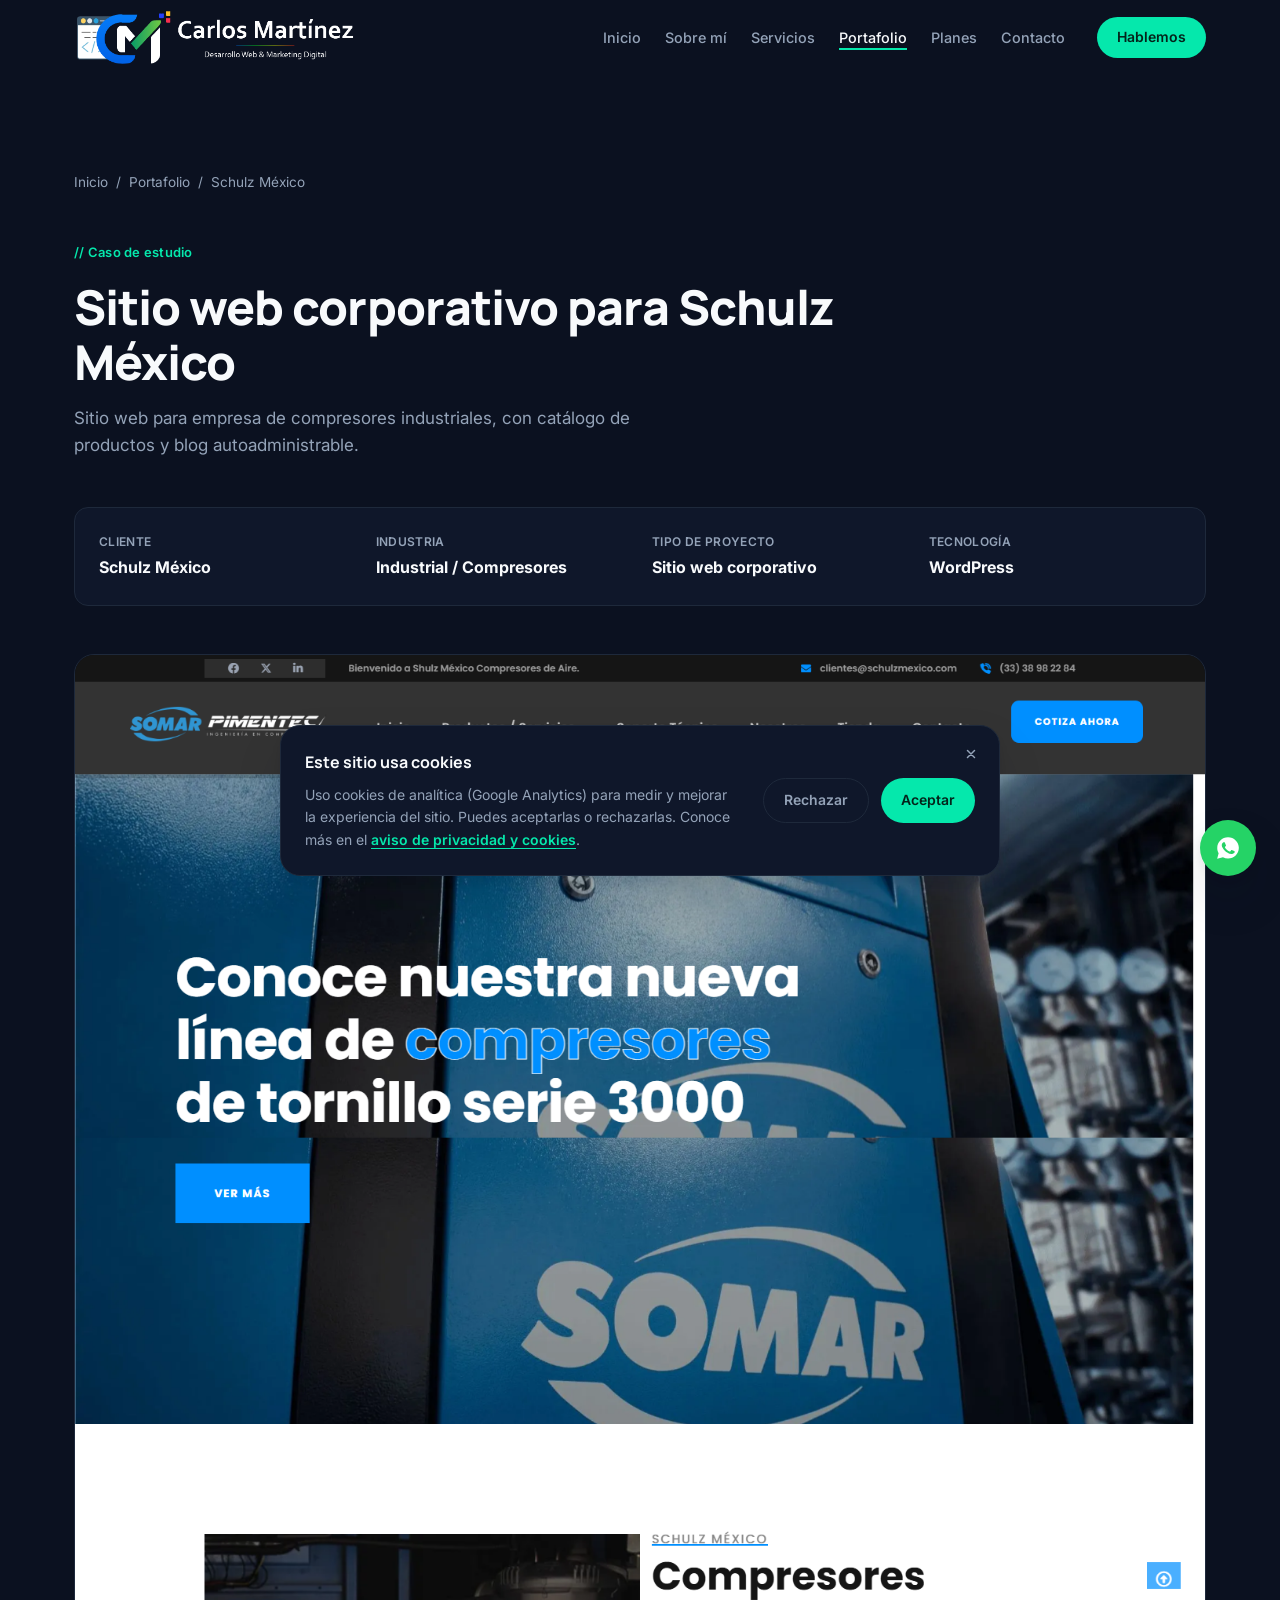
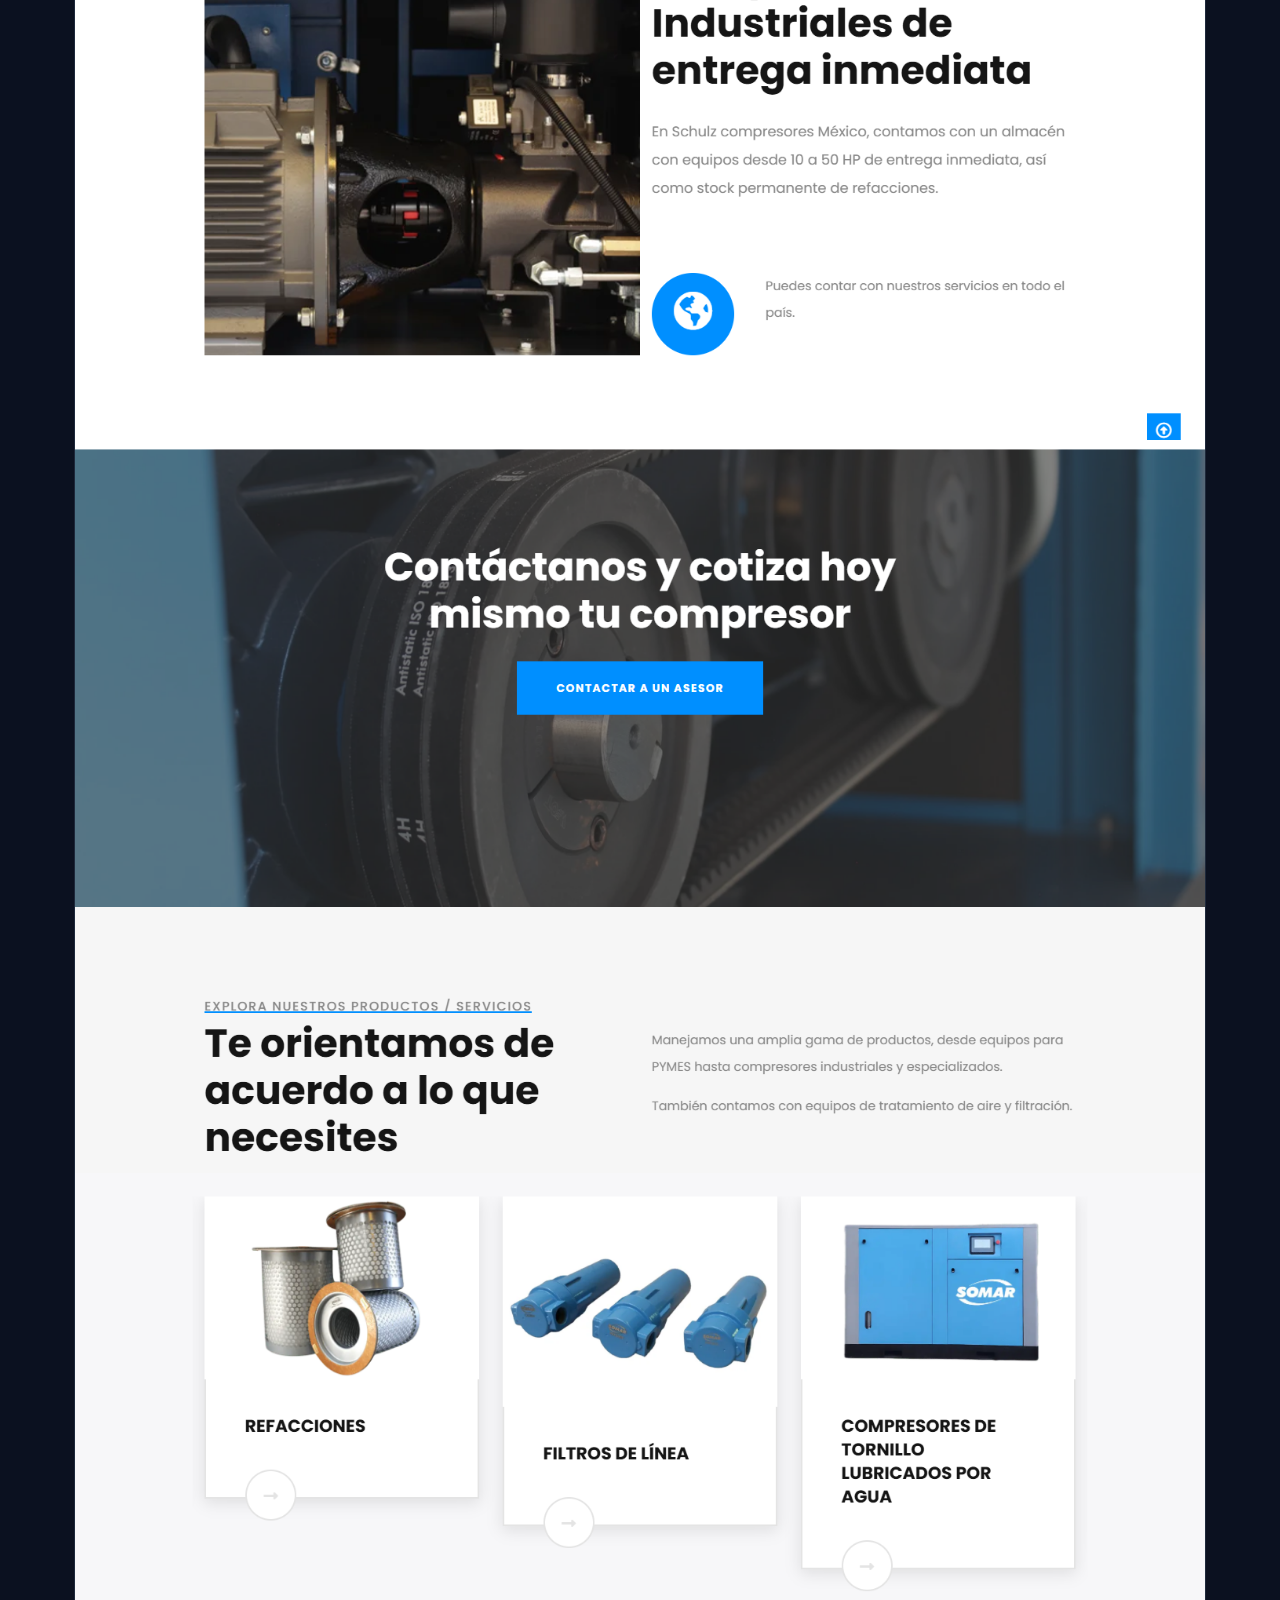
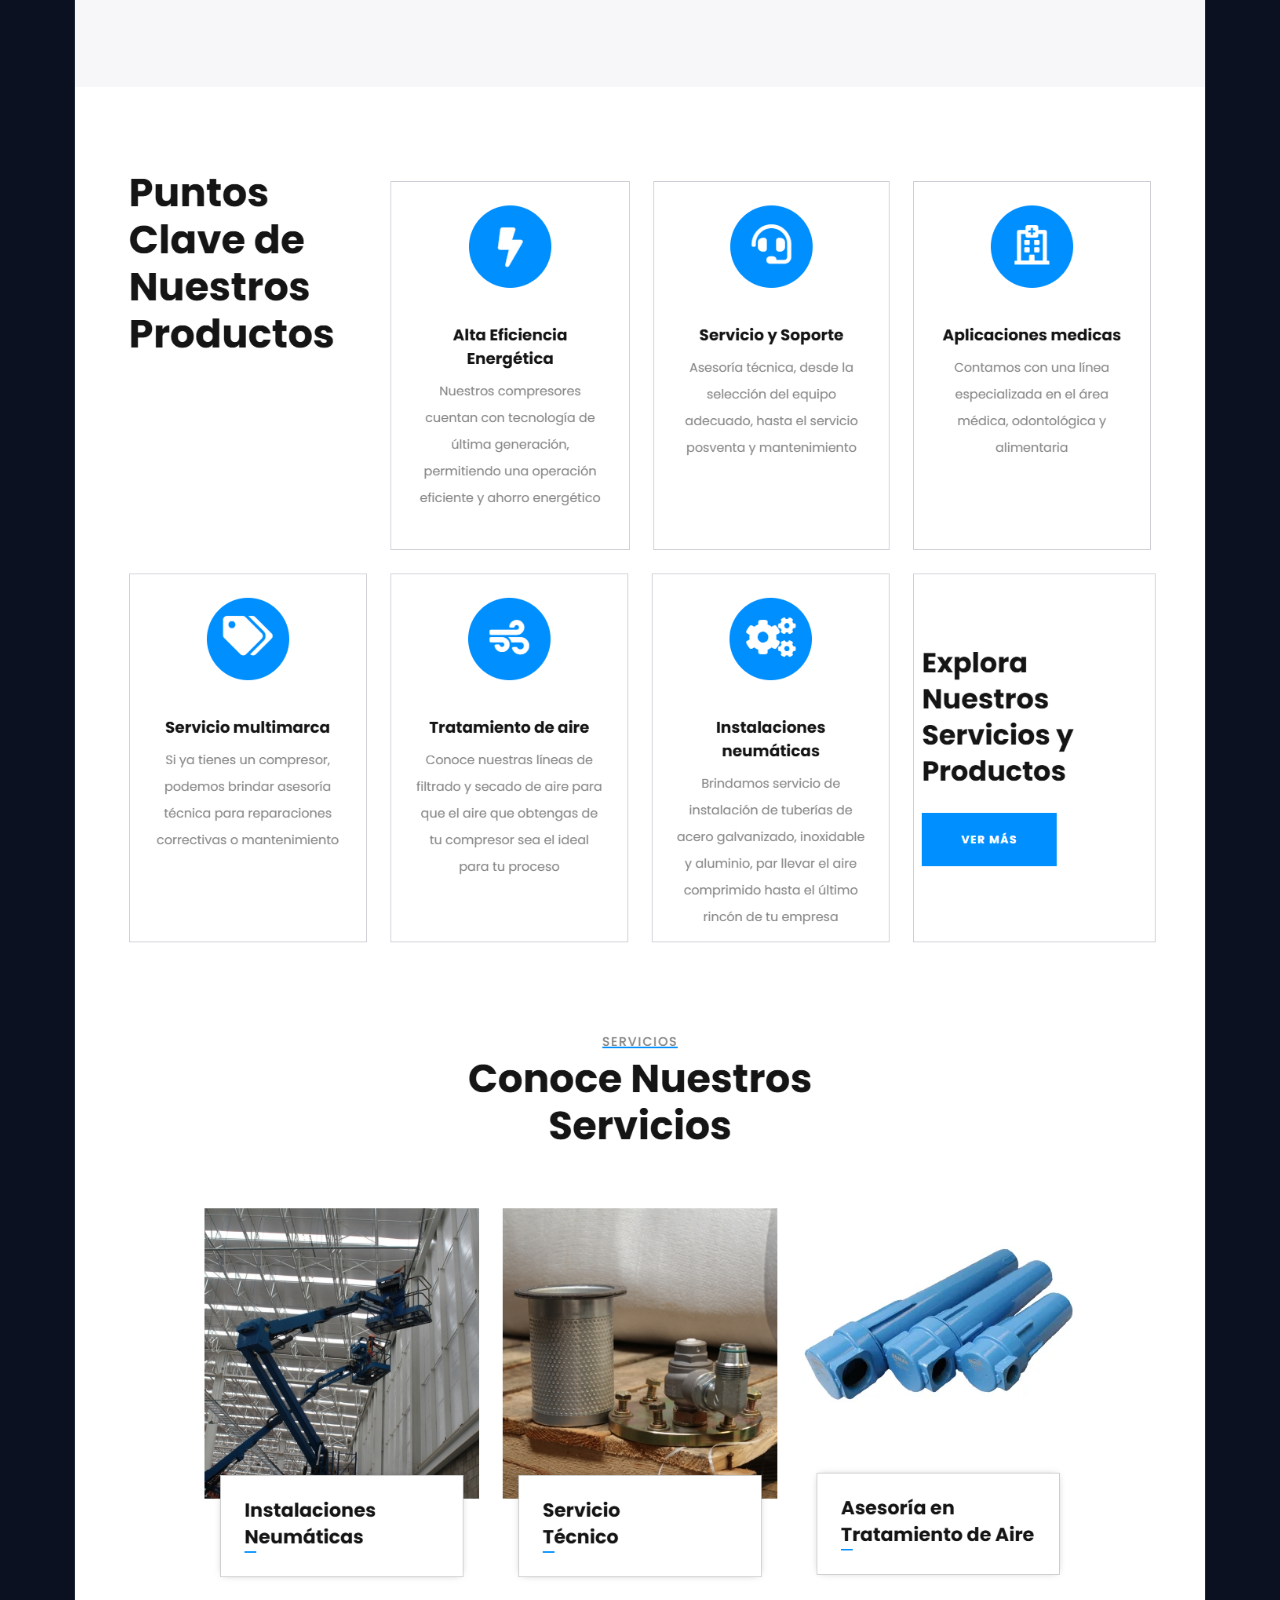
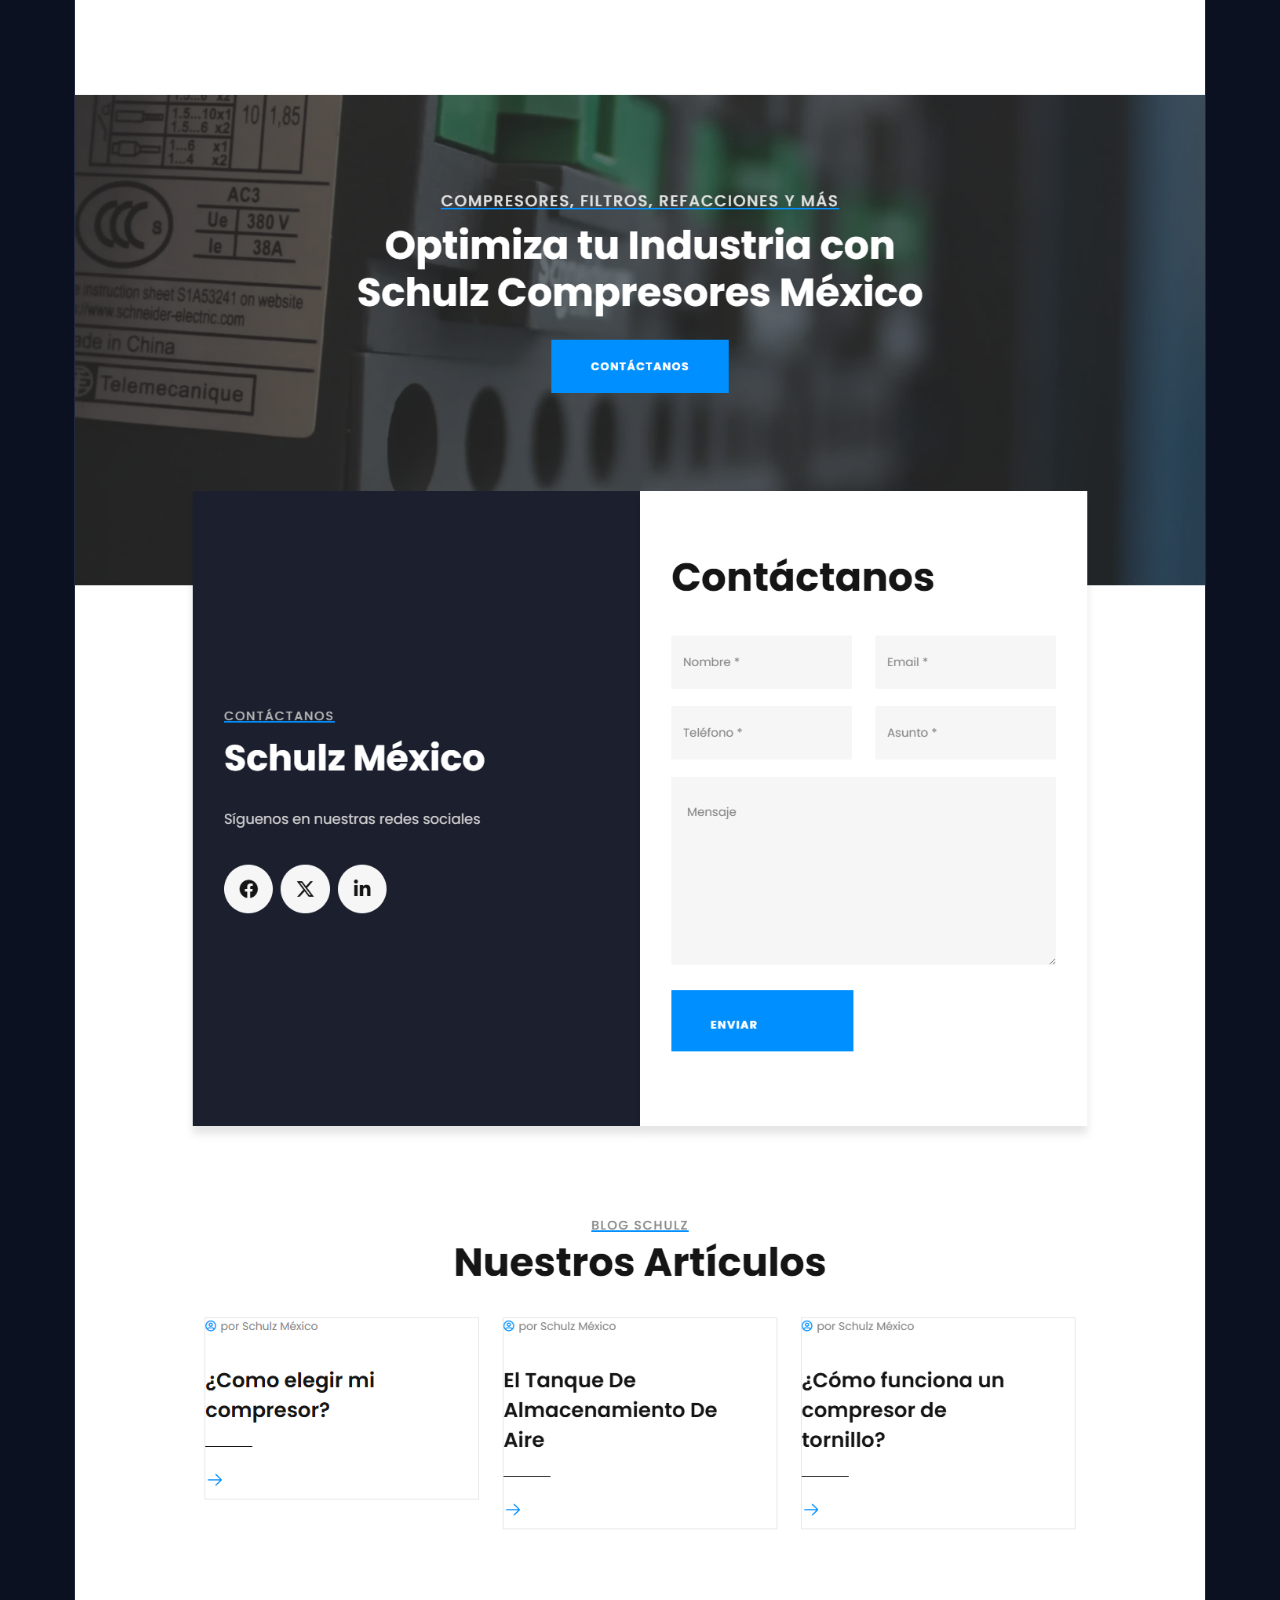
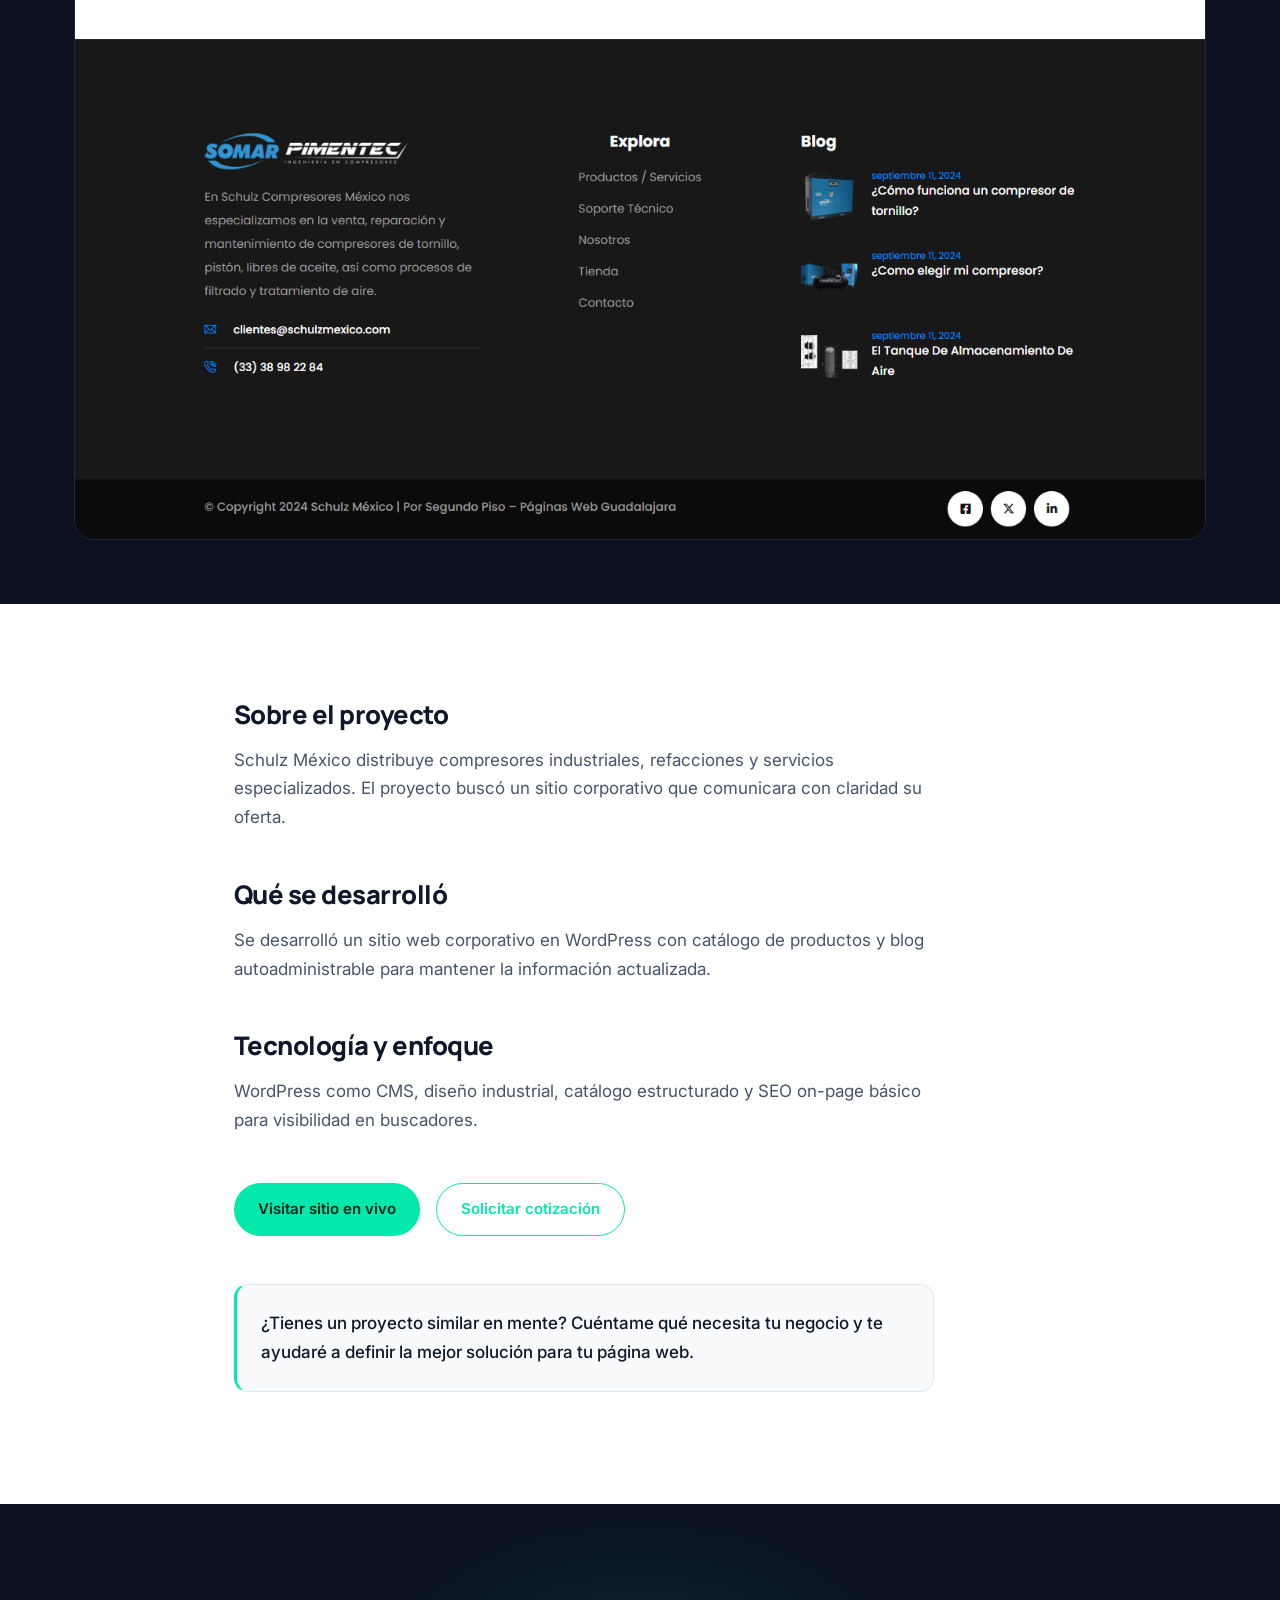
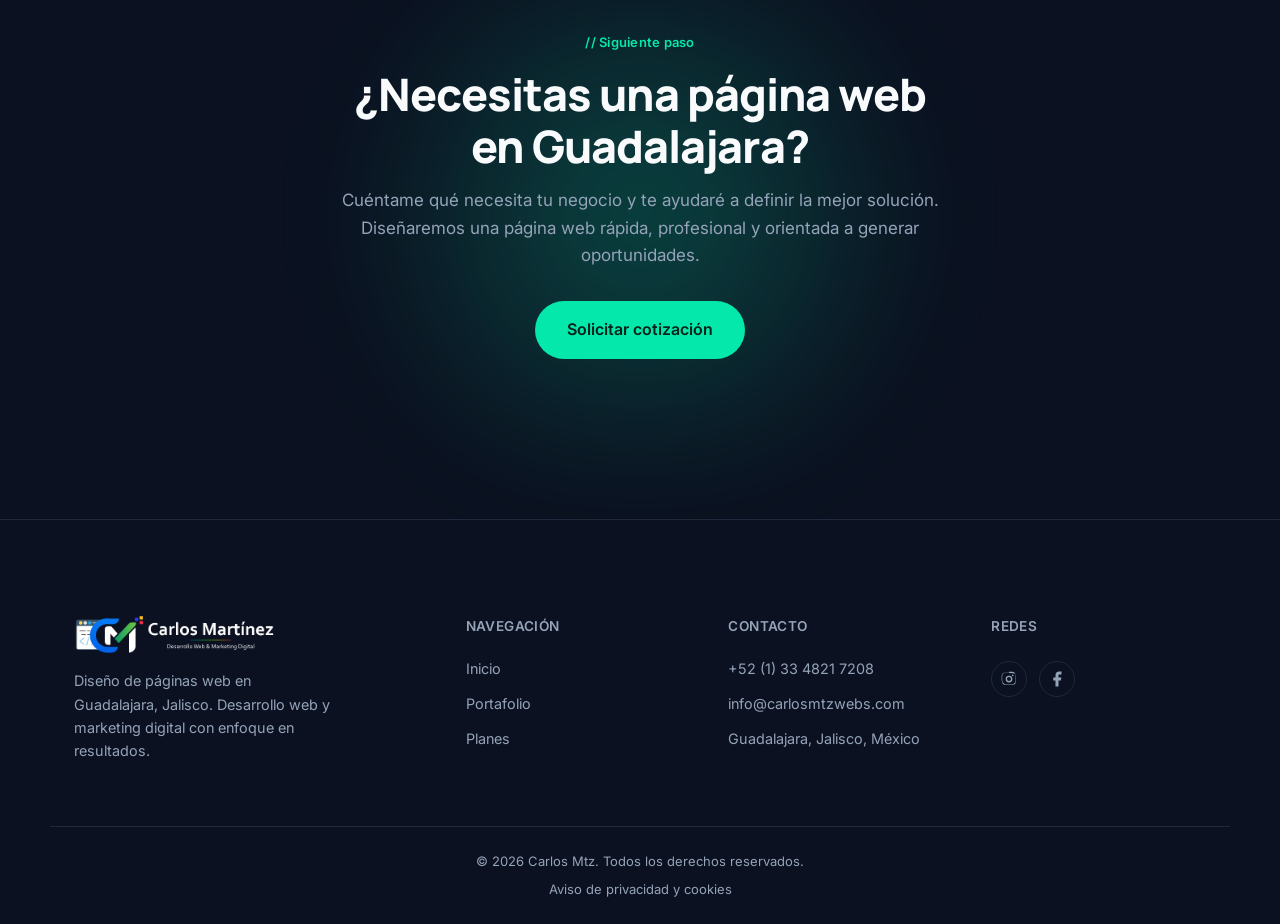
<file: proyectos/schulz-mexico/index.html>
<!doctype html>
<html lang="es">
  <head>
    <!-- Google tag (gtag.js) -->
    <script
      async
      src="https://www.googletagmanager.com/gtag/js?id=G-VCGL5HLWEN"
    ></script>
    <script>
      window.dataLayer = window.dataLayer || [];
      function gtag() {
        dataLayer.push(arguments);
      }
      gtag("consent", "default", {
        ad_storage: "denied",
        analytics_storage: "granted",
        functionality_storage: "granted",
        personalization_storage: "denied",
        security_storage: "granted",
        wait_for_update: 500,
      });
      gtag("js", new Date());

      gtag("config", "G-VCGL5HLWEN", { anonymize_ip: true });
    </script>
    <meta charset="UTF-8" />
    <meta name="viewport" content="width=device-width, initial-scale=1.0" />

    <!-- ===== SEO :: Meta principal ===== -->
    <title>Schulz México — Sitio Web Corporativo | Carlos Martínez</title>
    <meta
      name="description"
      content="Sitio web corporativo para Schulz México, distribuidora de compresores industriales, refacciones y servicios, desarrollado en WordPress."
    />
    <meta name="robots" content="index, follow, max-image-preview:large" />
    <meta name="author" content="Carlos Martínez" />
    <link
      rel="canonical"
      href="https://www.carlosmtzwebs.com/proyectos/schulz-mexico/"
    />

    <!-- ===== Open Graph ===== -->
    <meta property="og:type" content="article" />
    <meta property="og:title" content="Schulz México" />
    <meta
      property="og:description"
      content="Sitio web corporativo para Schulz México, distribuidora de compresores industriales, refacciones y servicios, desarrollado en WordPress."
    />
    <meta
      property="og:image"
      content="https://www.carlosmtzwebs.com/assets/imgs/portfolio/pagina-web-schulz-mexico.webp"
    />
    <meta
      property="og:url"
      content="https://www.carlosmtzwebs.com/proyectos/schulz-mexico/"
    />
    <meta property="og:locale" content="es_MX" />

    <!-- ===== Twitter Card ===== -->
    <meta name="twitter:card" content="summary_large_image" />
    <meta name="twitter:title" content="Schulz México" />
    <meta
      name="twitter:description"
      content="Sitio web corporativo para Schulz México, distribuidora de compresores industriales, refacciones y servicios, desarrollado en WordPress."
    />

    <!-- ===== Favicon ===== -->
    <link
      rel="icon"
      type="image/svg+xml"
      href="../../assets/imgs/favicon.svg"
    />

    <!-- ===== Fuentes ===== -->
    <link rel="preconnect" href="https://fonts.googleapis.com" />
    <link rel="preconnect" href="https://fonts.gstatic.com" crossorigin />
    <link
      href="https://fonts.googleapis.com/css2?family=Inter:wght@400;500;600&family=Manrope:wght@500;700;800&display=swap"
      rel="stylesheet"
    />

    <link rel="stylesheet" href="../../style.css" />

    <!-- ===== Schema.org ===== -->
    <script type="application/ld+json">
      {
        "@context": "https://schema.org",
        "@graph": [
          {
            "@type": "BreadcrumbList",
            "@id": "https://www.carlosmtzwebs.com/proyectos/schulz-mexico/#breadcrumb",
            "itemListElement": [
              {
                "@type": "ListItem",
                "position": 1,
                "name": "Inicio",
                "item": "https://www.carlosmtzwebs.com/"
              },
              {
                "@type": "ListItem",
                "position": 2,
                "name": "Portafolio",
                "item": "https://www.carlosmtzwebs.com/portfolio.html"
              },
              {
                "@type": "ListItem",
                "position": 3,
                "name": "Schulz México",
                "item": "https://www.carlosmtzwebs.com/proyectos/schulz-mexico/"
              }
            ]
          },
          {
            "@type": "WebSite",
            "@id": "https://www.carlosmtzwebs.com/#website",
            "url": "https://www.carlosmtzwebs.com/",
            "name": "Carlos Martínez — Diseño de Páginas Web en Guadalajara",
            "inLanguage": "es-MX",
            "publisher": {
              "@id": "https://www.carlosmtzwebs.com/#person"
            }
          },
          {
            "@type": "Person",
            "@id": "https://www.carlosmtzwebs.com/#person",
            "name": "Carlos Martínez",
            "url": "https://www.carlosmtzwebs.com/",
            "jobTitle": "Diseñador y desarrollador web"
          },
          {
            "@type": "WebPage",
            "@id": "https://www.carlosmtzwebs.com/proyectos/schulz-mexico/#webpage",
            "url": "https://www.carlosmtzwebs.com/proyectos/schulz-mexico/",
            "name": "Schulz México — Sitio Web Corporativo | Carlos Martínez",
            "description": "Sitio web corporativo para Schulz México, distribuidora de compresores industriales, refacciones y servicios, desarrollado en WordPress.",
            "inLanguage": "es-MX",
            "isPartOf": {
              "@id": "https://www.carlosmtzwebs.com/#website"
            },
            "breadcrumb": {
              "@id": "https://www.carlosmtzwebs.com/proyectos/schulz-mexico/#breadcrumb"
            }
          },
          {
            "@type": "Service",
            "name": "Desarrollo de sitio web corporativo para Schulz México",
            "serviceType": "Desarrollo de páginas web",
            "provider": {
              "@id": "https://www.carlosmtzwebs.com/#person"
            },
            "description": "Sitio web corporativo para Schulz México, distribuidora de compresores industriales, refacciones y servicios, desarrollado en WordPress.",
            "areaServed": "Guadalajara, Jalisco, México",
            "url": "https://www.carlosmtzwebs.com/proyectos/schulz-mexico/"
          }
        ]
      }
    </script>
  </head>
  <body>
    <!-- Botón accesible para saltar al contenido -->
    <a class="skip-link" href="#main">Saltar al contenido principal</a>

    <!-- ============================================ -->
    <!-- NAVBAR                                        -->
    <!-- ============================================ -->
    <header class="navbar" id="navbar" role="banner">
      <nav class="navbar__inner" aria-label="Navegación principal">
        <a
          href="../../index.html"
          class="navbar__logo"
          aria-label="Carlos Martínez — Inicio"
        >
          <img
            class="navbar__logo-img"
            src="../../assets/imgs/logo-diseno-paginas-web-guadalajara.png"
            alt="Logo Carlos Martínez — Diseño de páginas web en Guadalajara" title="Diseño de páginas web en Guadalajara | Carlos Martínez"
          />
        </a>

        <button
          class="navbar__toggle"
          id="navToggle"
          aria-label="Abrir menú"
          aria-expanded="false"
          aria-controls="navMenu"
        >
          <span></span><span></span><span></span>
        </button>

        <div class="navbar__menu" id="navMenu">
          <ul class="navbar__links">
            <li><a href="../../index.html">Inicio</a></li>
            <li><a href="../../index.html#sobre-mi">Sobre mí</a></li>
            <li><a href="../../index.html#servicios">Servicios</a></li>
            <li>
              <a href="../../portfolio.html" class="is-active">Portafolio</a>
            </li>
            <li><a href="../../planes.html">Planes</a></li>
            <li><a href="../../index.html#contacto">Contacto</a></li>
          </ul>
          <a
            href="https://wa.me/523348217208"
            target="_blank"
            rel="noopener noreferrer"
            class="btn btn--primary btn--sm navbar__cta"
            >Hablemos</a
          >
        </div>
      </nav>
    </header>

    <main id="main">
      <!-- ============================================ -->
      <!-- HERO DEL CASO DE ESTUDIO                      -->
      <!-- ============================================ -->
      <section class="case-hero" aria-label="Caso de estudio Schulz México">
        <div class="container">
          <nav class="breadcrumb" aria-label="Ruta de navegación">
            <a href="../../index.html">Inicio</a>
            <span aria-hidden="true">/</span>
            <a href="../../portfolio.html">Portafolio</a>
            <span aria-hidden="true">/</span>
            <span aria-current="page">Schulz México</span>
          </nav>

          <p class="eyebrow">// Caso de estudio</p>
          <h1 class="case-hero__title">
            Sitio web corporativo para Schulz México
          </h1>
          <p class="case-hero__subtitle">
            Sitio web para empresa de compresores industriales, con catálogo de
            productos y blog autoadministrable.
          </p>

          <dl class="case-meta">
            <div class="case-meta__item">
              <dt class="case-meta__label">Cliente</dt>
              <dd class="case-meta__value">Schulz México</dd>
            </div>
            <div class="case-meta__item">
              <dt class="case-meta__label">Industria</dt>
              <dd class="case-meta__value">Industrial / Compresores</dd>
            </div>
            <div class="case-meta__item">
              <dt class="case-meta__label">Tipo de proyecto</dt>
              <dd class="case-meta__value">Sitio web corporativo</dd>
            </div>
            <div class="case-meta__item">
              <dt class="case-meta__label">Tecnología</dt>
              <dd class="case-meta__value">WordPress</dd>
            </div>
          </dl>

          <figure class="case-hero__media">
            <img
              src="../../assets/imgs/portfolio/casos/pagina-web-schulz-mexico-full.png"
              alt="Página web desarrollada para la distribuidora de compresores Schulz México"
              title="Página web desarrollada para la distribuidora de compresores Schulz México — Diseño de páginas web en Guadalajara"
              width="600"
              height="420"
              loading="eager"
              fetchpriority="high"
            />
          </figure>
        </div>
      </section>

      <!-- ============================================ -->
      <!-- CONTENIDO DEL CASO DE ESTUDIO                 -->
      <!-- ============================================ -->
      <section class="case-body" aria-label="Detalle del proyecto">
        <div class="container case-body__inner">
          <h2>Sobre el proyecto</h2>
          <p>
            Schulz México distribuye compresores industriales, refacciones y
            servicios especializados. El proyecto buscó un sitio corporativo que
            comunicara con claridad su oferta.
          </p>

          <h2>Qué se desarrolló</h2>
          <p>
            Se desarrolló un sitio web corporativo en WordPress con catálogo de
            productos y blog autoadministrable para mantener la información
            actualizada.
          </p>

          <h2>Tecnología y enfoque</h2>
          <p>
            WordPress como CMS, diseño industrial, catálogo estructurado y SEO
            on-page básico para visibilidad en buscadores.
          </p>

          <div class="case-actions">
            <a
              href="https://schulzmexico.com/"
              target="_blank"
              rel="noopener noreferrer"
              class="btn btn--primary"
              >Visitar sitio en vivo</a
            >
            <a
              href="https://wa.me/523348217208"
              target="_blank"
              rel="noopener noreferrer"
              class="btn btn--outline"
              >Solicitar cotización</a
            >
          </div>

          <p class="case-note">
            ¿Tienes un proyecto similar en mente? Cuéntame qué necesita tu
            negocio y te ayudaré a definir la mejor solución para tu página web.
          </p>
        </div>
      </section>

      <!-- ============================================ -->
      <!-- CTA FINAL                                     -->
      <!-- ============================================ -->
      <section class="cta-final" id="contacto" aria-label="Contacto">
        <div class="cta-final__glow" aria-hidden="true"></div>
        <div class="container">
          <div class="cta-final__inner">
            <p class="eyebrow">// Siguiente paso</p>
            <h2 class="cta-final__title">
              ¿Necesitas una página web en Guadalajara?
            </h2>
            <p class="cta-final__subtitle">
              Cuéntame qué necesita tu negocio y te ayudaré a definir la mejor
              solución. Diseñaremos una página web rápida, profesional y
              orientada a generar oportunidades.
            </p>
            <div class="cta-final__actions">
              <a
                href="https://wa.me/523348217208"
                target="_blank"
                rel="noopener noreferrer"
                class="btn btn--primary btn--lg"
              >
                Solicitar cotización
              </a>
            </div>
          </div>
        </div>
      </section>
    </main>

    <!-- ============================================ -->
    <!-- FOOTER                                        -->
    <!-- ============================================ -->
    <footer class="footer">
      <div class="container footer__inner">
        <div class="footer__brand">
          <a href="../../index.html" class="navbar__logo">
            <img
              class="footer__logo-img"
              src="../../assets/imgs/logo-diseno-paginas-web-guadalajara.png"
              alt="Logo Carlos Martínez — Diseño de páginas web en Guadalajara" title="Diseño de páginas web en Guadalajara | Carlos Martínez"
            />
          </a>
          <p class="footer__tagline">
            Diseño de páginas web en Guadalajara, Jalisco. Desarrollo web y
            marketing digital con enfoque en resultados.
          </p>
        </div>

        <div class="footer__col">
          <p class="footer__col-title">Navegación</p>
          <a href="../../index.html">Inicio</a>
          <a href="../../portfolio.html">Portafolio</a>
          <a href="../../planes.html">Planes</a>
        </div>

        <div class="footer__col">
          <p class="footer__col-title">Contacto</p>
          <a
            href="https://wa.me/523348217208"
            target="_blank"
            rel="noopener noreferrer"
            >+52 (1) 33 4821 7208</a
          >
          <a href="mailto:info@carlosmtzwebs.com">info@carlosmtzwebs.com</a>
          <span class="footer__location">Guadalajara, Jalisco, México</span>
        </div>

        <div class="footer__col footer_col_socials">
          <p class="footer__col-title">Redes</p>
          <div class="footer__socials">
            <a
              href="https://www.instagram.com/carlos.mtz.webs/"
              target="_blank"
              rel="noopener noreferrer"
              aria-label="Instagram"
            >
              <svg
                width="18"
                height="18"
                viewBox="0 0 24 24"
                fill="currentColor"
              >
                <path
                  d="M12 2.2c2.7 0 3 0 4.1.06 1 .05 1.6.2 1.9.34.5.2.8.43 1.2.8.4.4.6.7.8 1.2.14.3.3.9.34 1.9.05 1.1.06 1.4.06 4.1s0 3-.06 4.1c-.05 1-.2 1.6-.34 1.9-.2.5-.43.8-.8 1.2-.4.4-.7.6-1.2.8-.3.14-.9.3-1.9.34-1.1.05-1.4.06-4.1.06s-3 0-4.1-.06c-1-.05-1.6-.2-1.9-.34-.5-.2-.8-.43-1.2-.8-.4-.4-.6-.7-.8-1.2-.14-.3-.3-.9-.34-1.9C2.2 15 2.2 14.7 2.2 12s0-3 .06-4.1c.05-1 .2-1.6.34-1.9.2-.5.43-.8.8-1.2.4-.4.7-.6 1.2-.8.3-.14.9-.3 1.9-.34C7.6 3.6 7.9 3.6 10.6 3.6h1.4Zm0 1.8H10.6c-2.6 0-2.9 0-3.96.06-.84.04-1.3.18-1.6.3-.4.16-.69.34-1 .65-.3.3-.49.6-.65 1-.12.3-.26.76-.3 1.6C3 9.13 3 9.43 3 12s0 2.87.06 3.96c.04.84.18 1.3.3 1.6.16.4.34.69.65 1 .3.3.6.49 1 .65.3.12.76.26 1.6.3 1.06.06 1.36.06 3.96.06h2.8c2.6 0 2.9 0 3.96-.06.84-.04 1.3-.18 1.6-.3.4-.16.69-.34 1-.65.3-.3.49-.6.65-1 .12-.3.26-.76.3-1.6.06-1.09.06-1.36.06-3.96s0-2.87-.06-3.96c-.04-.84-.18-1.3-.3-1.6a2.7 2.7 0 0 0-.65-1c-.3-.3-.6-.49-1-.65-.3-.12-.76-.26-1.6-.3C14.87 4 14.6 4 12 4ZM12 7.5a4.5 4.5 0 1 1 0 9 4.5 4.5 0 0 1 0-9Zm0 1.8a2.7 2.7 0 1 0 0 5.4 2.7 2.7 0 0 0 0-5.4Zm4.95-3.15a1.05 1.05 0 1 1 0 2.1 1.05 1.05 0 0 1 0-2.1Z"
                />
              </svg>
            </a>
            <a
              href="https://www.facebook.com/profile.php?id=61592552905246"
              target="_blank"
              rel="noopener noreferrer"
              aria-label="Facebook"
            >
              <svg
                width="18"
                height="18"
                viewBox="0 0 24 24"
                fill="currentColor"
              >
                <path
                  d="M18 2h-3a5 5 0 0 0-5 5v3H7v4h3v8h4v-8h3l1-4h-4V7a1 1 0 0 1 1-1h3z"
                />
              </svg>
            </a>
          </div>
        </div>
      </div>

      <div class="container footer__bottom">
        <p>&copy; 2026 Carlos Mtz. Todos los derechos reservados.</p>
        <a class="footer__legal" href="../../aviso-de-privacidad.html"
          >Aviso de privacidad y cookies</a
        >
      </div>
    </footer>

    <!-- Botón flotante de contacto rápido -->
    <a
      href="https://wa.me/523348217208"
      target="_blank"
      rel="noopener noreferrer"
      class="float-whatsapp"
      aria-label="Contactar por WhatsApp"
    >
      <svg width="26" height="26" viewBox="0 0 24 24" fill="currentColor">
        <path
          d="M12.04 2c-5.5 0-9.96 4.46-9.96 9.96 0 1.76.46 3.42 1.27 4.86L2 22l5.34-1.4a9.93 9.93 0 0 0 4.7 1.2h.01c5.5 0 9.96-4.46 9.96-9.96C22 6.46 17.54 2 12.04 2Zm5.84 14.12c-.25.7-1.45 1.34-2 1.42-.5.08-1.14.11-1.84-.12-.42-.13-.96-.31-1.65-.6-2.9-1.25-4.8-4.15-4.94-4.34-.15-.2-1.18-1.57-1.18-3 0-1.42.74-2.12 1-2.4.25-.28.55-.35.74-.35h.53c.17 0 .4-.06.62.48.25.6.85 2.07.92 2.22.07.15.12.33.02.53-.1.2-.16.32-.31.49-.15.17-.32.38-.46.51-.15.14-.3.3-.13.6.18.3.79 1.31 1.7 2.13 1.17 1.04 2.16 1.36 2.46 1.51.3.15.48.13.66-.05.18-.18.74-.86.94-1.16.2-.3.4-.25.66-.15.27.1 1.7.8 1.99.95.3.15.49.22.56.34.07.13.07.74-.18 1.45Z"
        />
      </svg>
    </a>

    <!-- JS -->
    <script src="../../script.js"></script>
  </body>
</html>
</file>
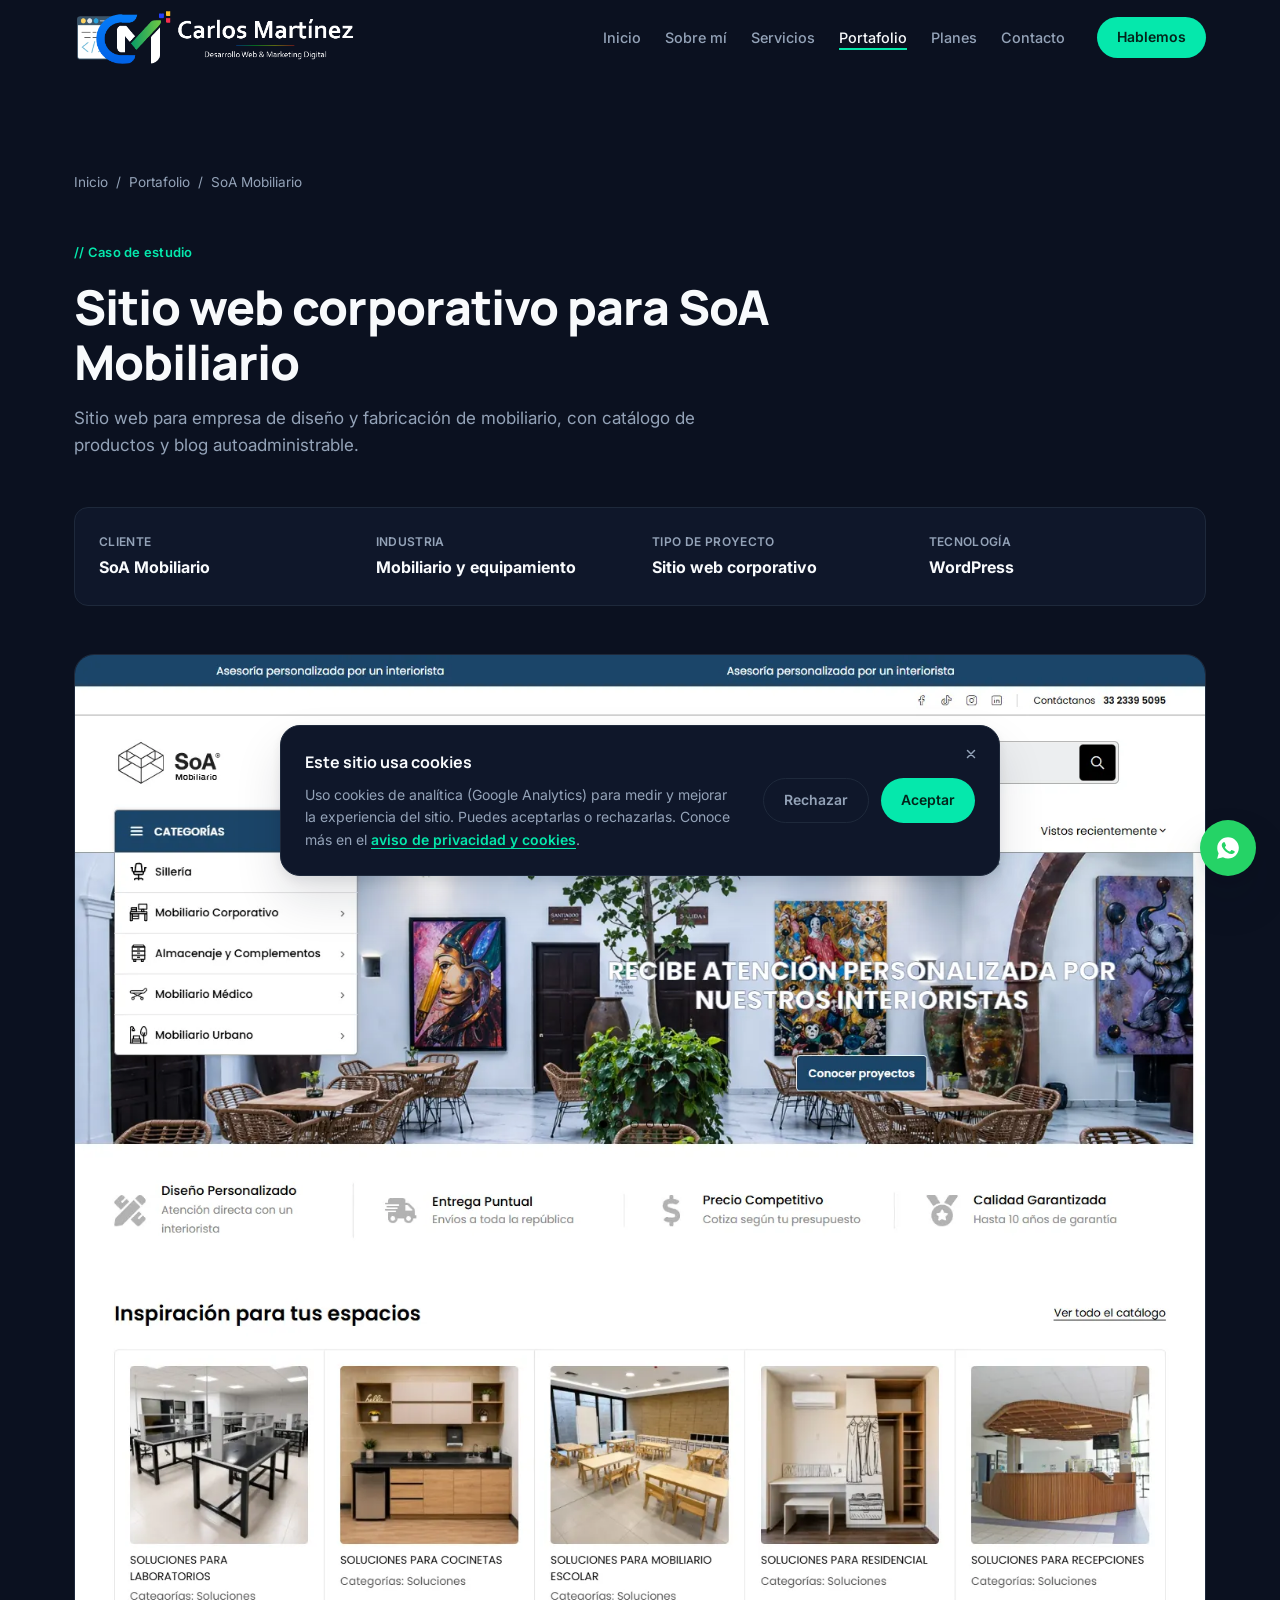
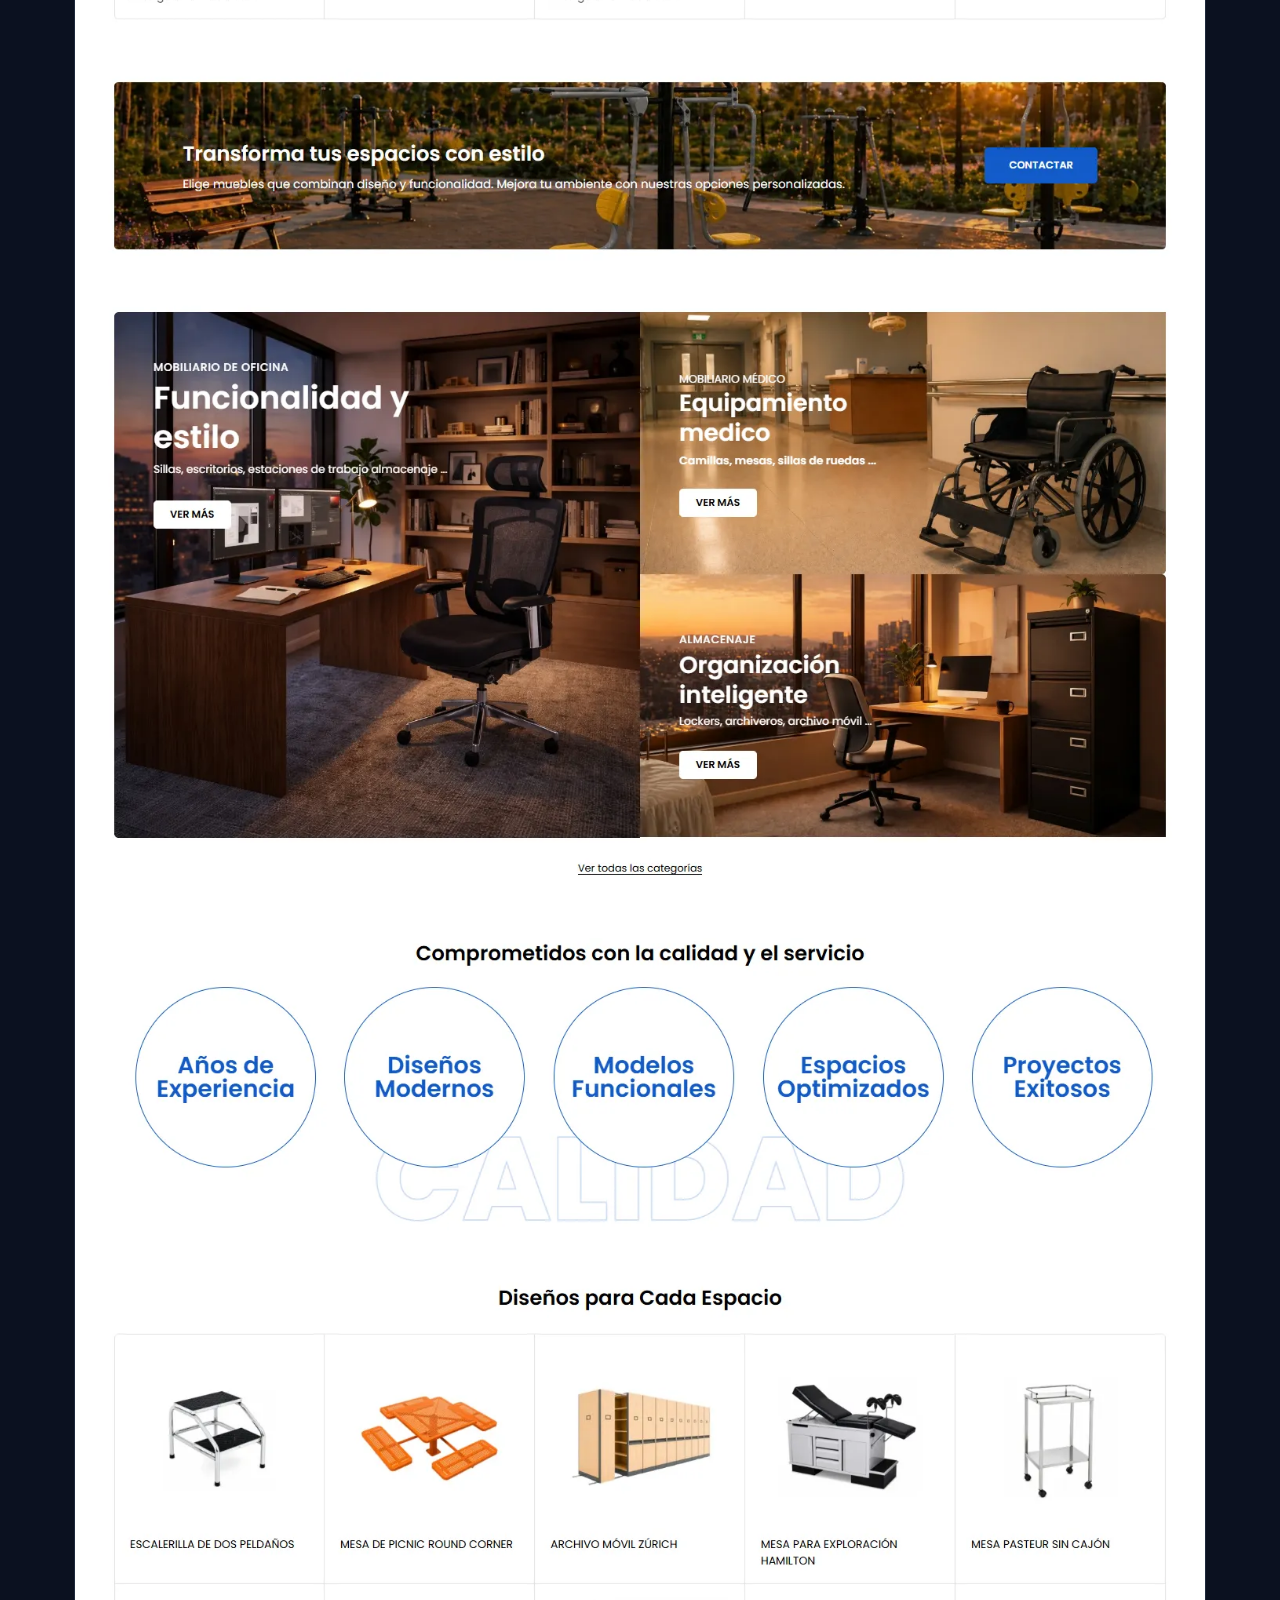
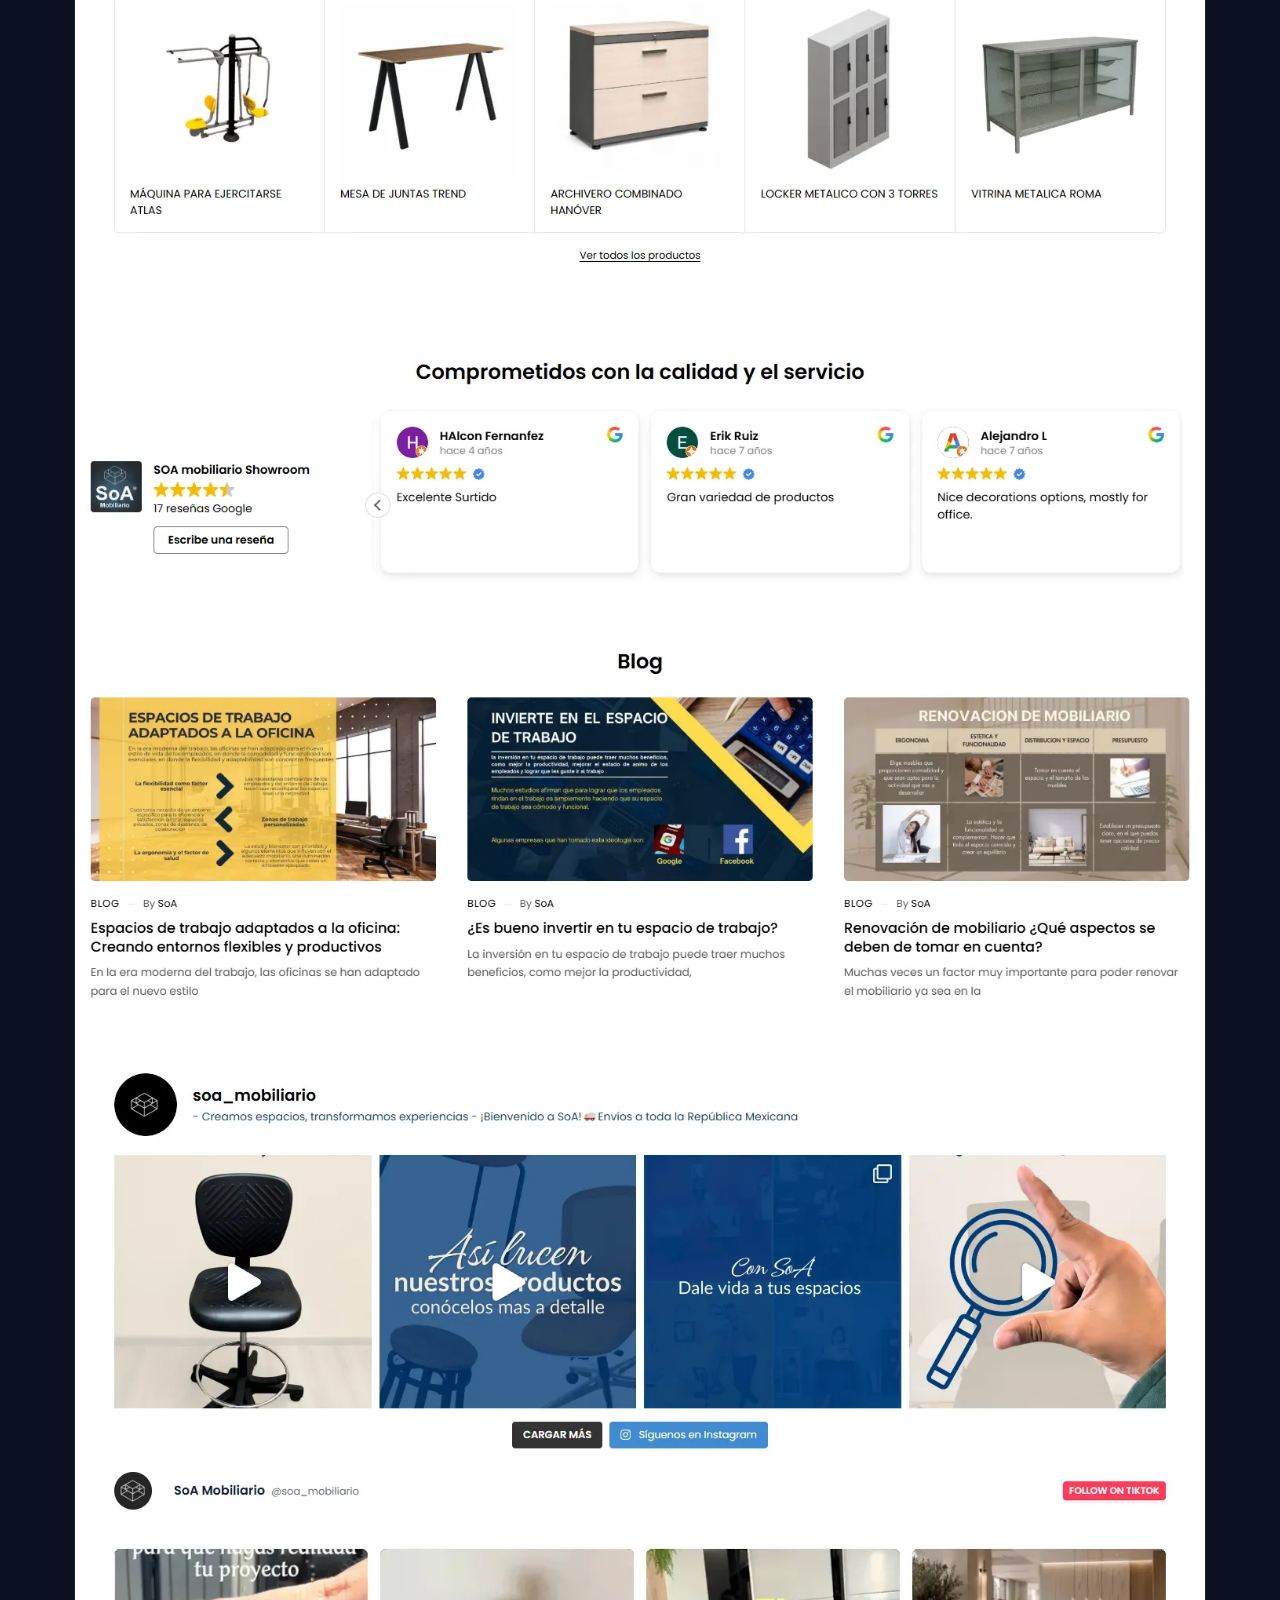
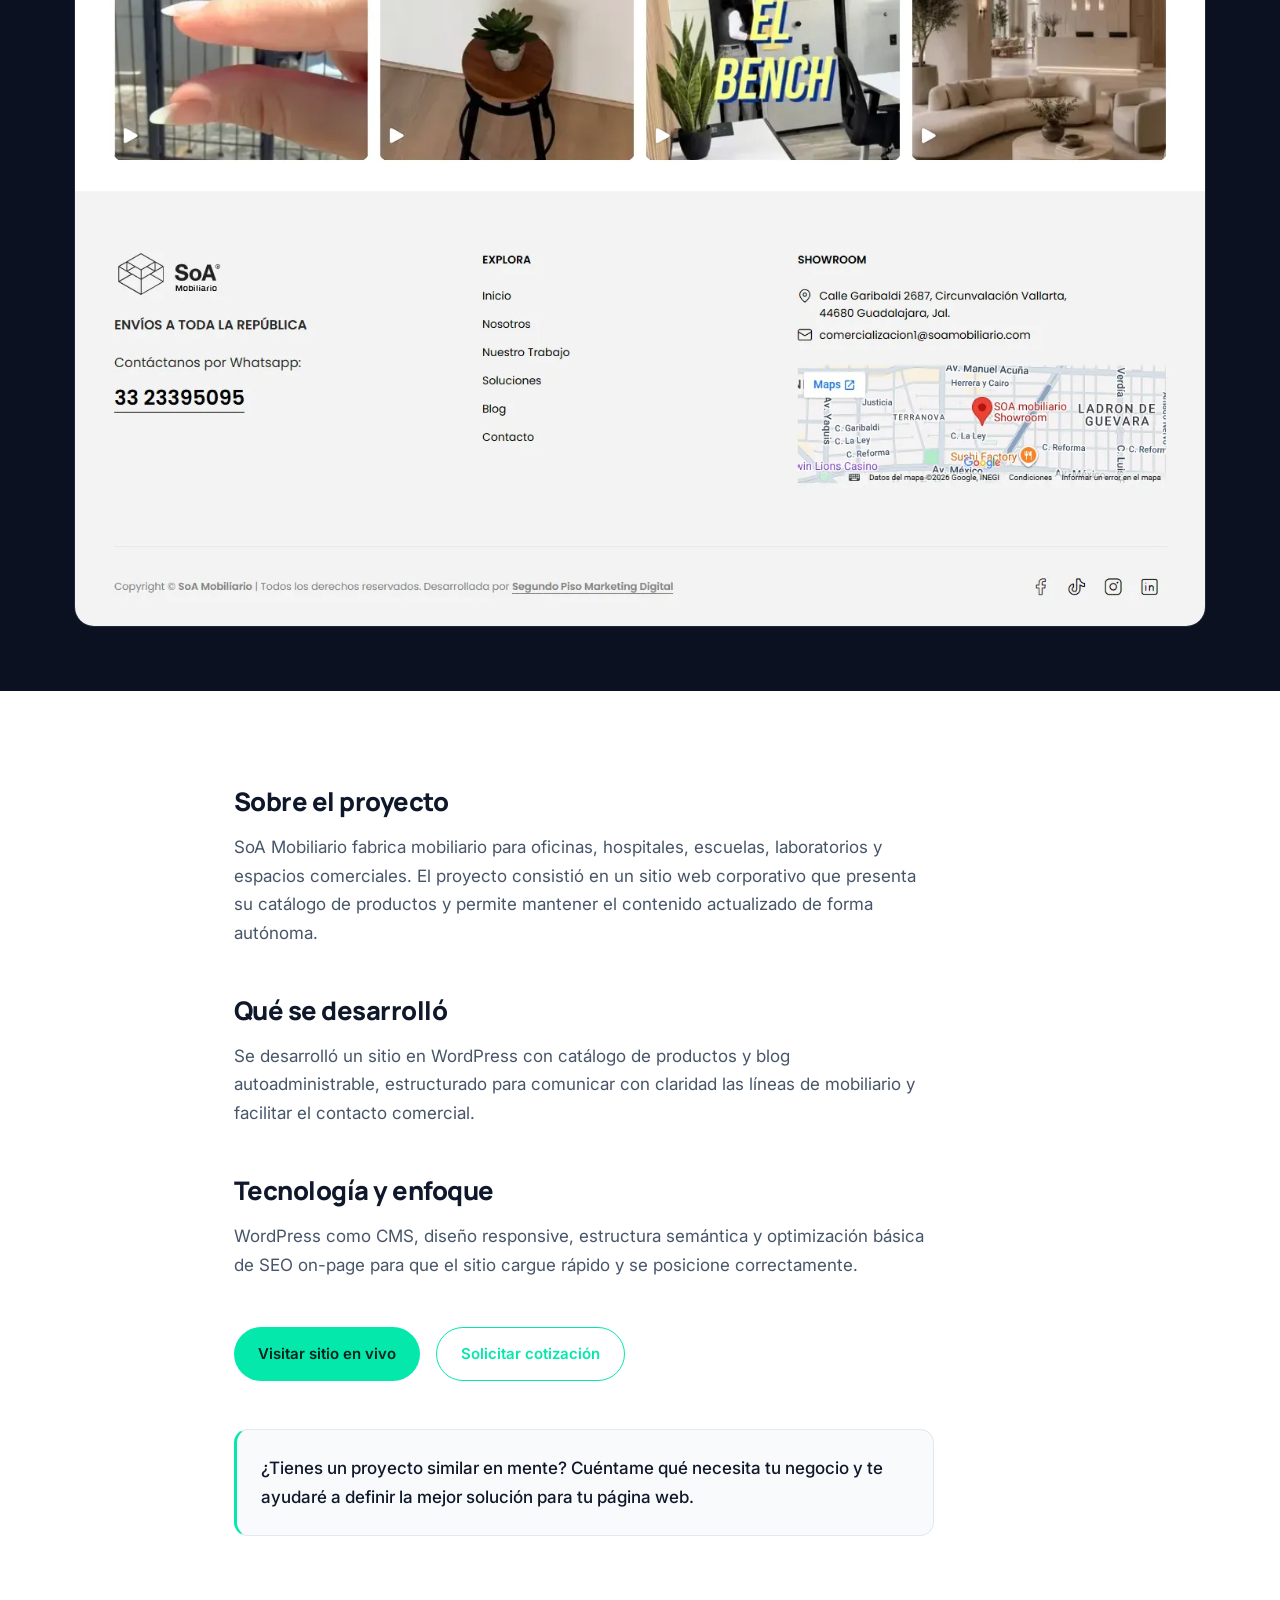
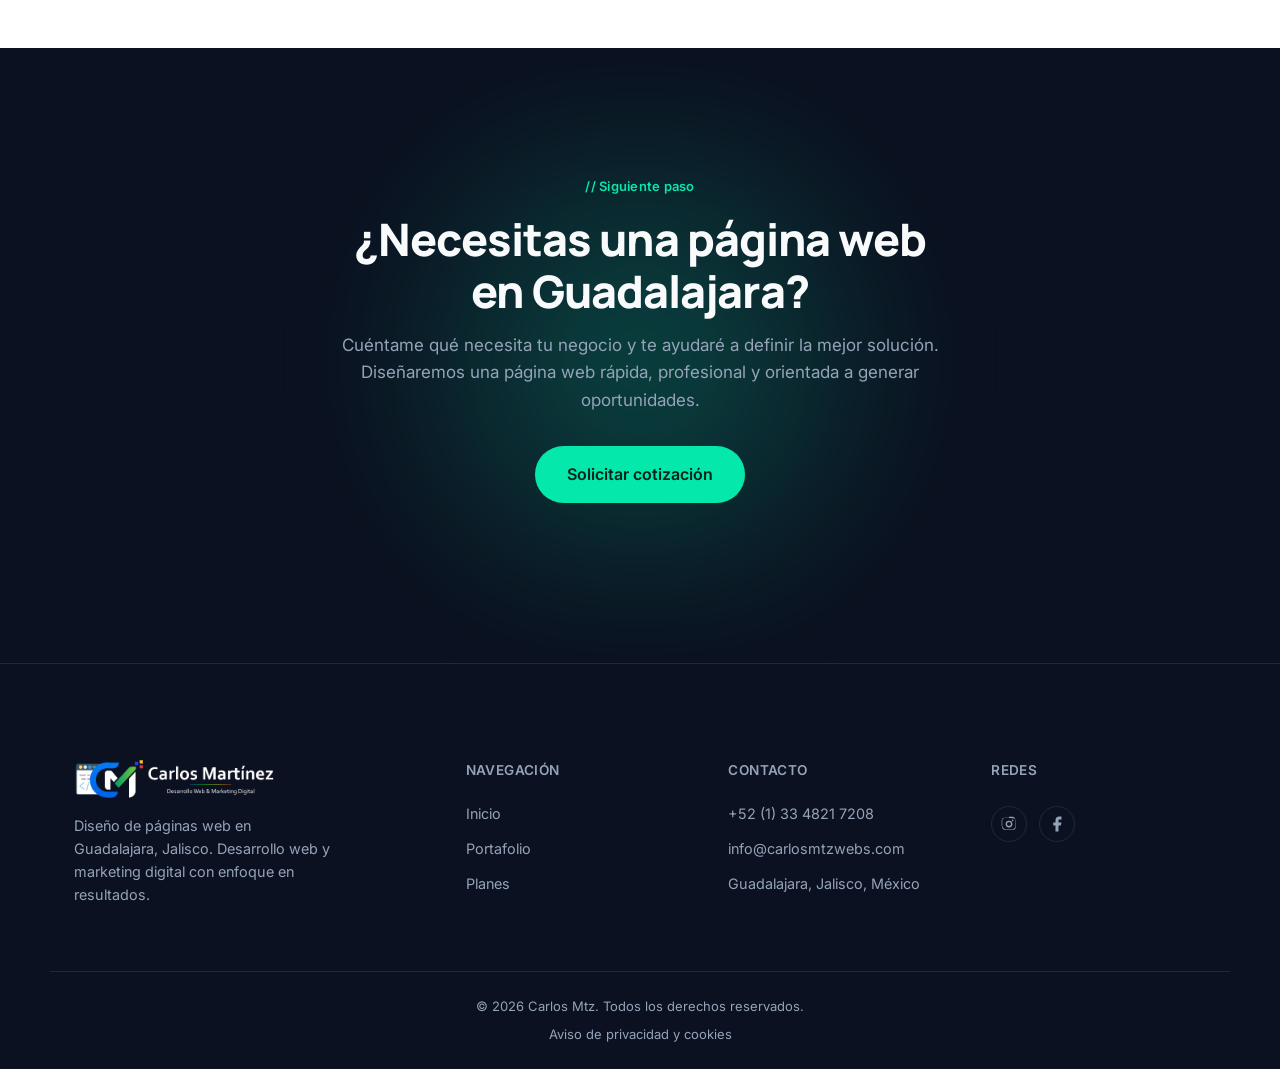
<file: proyectos/soa-mobiliario/index.html>
<!doctype html>
<html lang="es">
  <head>
    <!-- Google tag (gtag.js) -->
    <script
      async
      src="https://www.googletagmanager.com/gtag/js?id=G-VCGL5HLWEN"
    ></script>
    <script>
      window.dataLayer = window.dataLayer || [];
      function gtag() {
        dataLayer.push(arguments);
      }
      gtag("consent", "default", {
        ad_storage: "denied",
        analytics_storage: "granted",
        functionality_storage: "granted",
        personalization_storage: "denied",
        security_storage: "granted",
        wait_for_update: 500,
      });
      gtag("js", new Date());

      gtag("config", "G-VCGL5HLWEN", { anonymize_ip: true });
    </script>
    <meta charset="UTF-8" />
    <meta name="viewport" content="width=device-width, initial-scale=1.0" />

    <!-- ===== SEO :: Meta principal ===== -->
    <title>SoA Mobiliario — Sitio Web Corporativo | Carlos Martínez</title>
    <meta
      name="description"
      content="Sitio web corporativo para SoA Mobiliario, empresa de diseño y fabricación de mobiliario, desarrollado en WordPress con catálogo de productos y blog autoadministrable."
    />
    <meta name="robots" content="index, follow, max-image-preview:large" />
    <meta name="author" content="Carlos Martínez" />
    <link
      rel="canonical"
      href="https://www.carlosmtzwebs.com/proyectos/soa-mobiliario/"
    />

    <!-- ===== Open Graph ===== -->
    <meta property="og:type" content="article" />
    <meta property="og:title" content="SoA Mobiliario" />
    <meta
      property="og:description"
      content="Sitio web corporativo para SoA Mobiliario, empresa de diseño y fabricación de mobiliario, desarrollado en WordPress con catálogo de productos y blog autoadministrable."
    />
    <meta
      property="og:image"
      content="https://www.carlosmtzwebs.com/assets/imgs/portfolio/pagina-web-soa-mobiliario.webp"
    />
    <meta
      property="og:url"
      content="https://www.carlosmtzwebs.com/proyectos/soa-mobiliario/"
    />
    <meta property="og:locale" content="es_MX" />

    <!-- ===== Twitter Card ===== -->
    <meta name="twitter:card" content="summary_large_image" />
    <meta name="twitter:title" content="SoA Mobiliario" />
    <meta
      name="twitter:description"
      content="Sitio web corporativo para SoA Mobiliario, empresa de diseño y fabricación de mobiliario, desarrollado en WordPress con catálogo de productos y blog autoadministrable."
    />

    <!-- ===== Favicon ===== -->
    <link
      rel="icon"
      type="image/svg+xml"
      href="../../assets/imgs/favicon.svg"
    />

    <!-- ===== Fuentes ===== -->
    <link rel="preconnect" href="https://fonts.googleapis.com" />
    <link rel="preconnect" href="https://fonts.gstatic.com" crossorigin />
    <link
      href="https://fonts.googleapis.com/css2?family=Inter:wght@400;500;600&family=Manrope:wght@500;700;800&display=swap"
      rel="stylesheet"
    />

    <link rel="stylesheet" href="../../style.css" />

    <!-- ===== Schema.org ===== -->
    <script type="application/ld+json">
      {
        "@context": "https://schema.org",
        "@graph": [
          {
            "@type": "BreadcrumbList",
            "@id": "https://www.carlosmtzwebs.com/proyectos/soa-mobiliario/#breadcrumb",
            "itemListElement": [
              {
                "@type": "ListItem",
                "position": 1,
                "name": "Inicio",
                "item": "https://www.carlosmtzwebs.com/"
              },
              {
                "@type": "ListItem",
                "position": 2,
                "name": "Portafolio",
                "item": "https://www.carlosmtzwebs.com/portfolio.html"
              },
              {
                "@type": "ListItem",
                "position": 3,
                "name": "SoA Mobiliario",
                "item": "https://www.carlosmtzwebs.com/proyectos/soa-mobiliario/"
              }
            ]
          },
          {
            "@type": "WebSite",
            "@id": "https://www.carlosmtzwebs.com/#website",
            "url": "https://www.carlosmtzwebs.com/",
            "name": "Carlos Martínez — Diseño de Páginas Web en Guadalajara",
            "inLanguage": "es-MX",
            "publisher": {
              "@id": "https://www.carlosmtzwebs.com/#person"
            }
          },
          {
            "@type": "Person",
            "@id": "https://www.carlosmtzwebs.com/#person",
            "name": "Carlos Martínez",
            "url": "https://www.carlosmtzwebs.com/",
            "jobTitle": "Diseñador y desarrollador web"
          },
          {
            "@type": "WebPage",
            "@id": "https://www.carlosmtzwebs.com/proyectos/soa-mobiliario/#webpage",
            "url": "https://www.carlosmtzwebs.com/proyectos/soa-mobiliario/",
            "name": "SoA Mobiliario — Sitio Web Corporativo | Carlos Martínez",
            "description": "Sitio web corporativo para SoA Mobiliario, empresa de diseño y fabricación de mobiliario, desarrollado en WordPress con catálogo de productos y blog autoadministrable.",
            "inLanguage": "es-MX",
            "isPartOf": {
              "@id": "https://www.carlosmtzwebs.com/#website"
            },
            "breadcrumb": {
              "@id": "https://www.carlosmtzwebs.com/proyectos/soa-mobiliario/#breadcrumb"
            }
          },
          {
            "@type": "Service",
            "name": "Desarrollo de sitio web corporativo para SoA Mobiliario",
            "serviceType": "Desarrollo de páginas web",
            "provider": {
              "@id": "https://www.carlosmtzwebs.com/#person"
            },
            "description": "Sitio web corporativo para SoA Mobiliario, empresa de diseño y fabricación de mobiliario, desarrollado en WordPress con catálogo de productos y blog autoadministrable.",
            "areaServed": "Guadalajara, Jalisco, México",
            "url": "https://www.carlosmtzwebs.com/proyectos/soa-mobiliario/"
          }
        ]
      }
    </script>
  </head>
  <body>
    <!-- Botón accesible para saltar al contenido -->
    <a class="skip-link" href="#main">Saltar al contenido principal</a>

    <!-- ============================================ -->
    <!-- NAVBAR                                        -->
    <!-- ============================================ -->
    <header class="navbar" id="navbar" role="banner">
      <nav class="navbar__inner" aria-label="Navegación principal">
        <a
          href="../../index.html"
          class="navbar__logo"
          aria-label="Carlos Martínez — Inicio"
        >
          <img
            class="navbar__logo-img"
            src="../../assets/imgs/logo-diseno-paginas-web-guadalajara.png"
            alt="Logo Carlos Martínez — Diseño de páginas web en Guadalajara" title="Diseño de páginas web en Guadalajara | Carlos Martínez"
          />
        </a>

        <button
          class="navbar__toggle"
          id="navToggle"
          aria-label="Abrir menú"
          aria-expanded="false"
          aria-controls="navMenu"
        >
          <span></span><span></span><span></span>
        </button>

        <div class="navbar__menu" id="navMenu">
          <ul class="navbar__links">
            <li><a href="../../index.html">Inicio</a></li>
            <li><a href="../../index.html#sobre-mi">Sobre mí</a></li>
            <li><a href="../../index.html#servicios">Servicios</a></li>
            <li>
              <a href="../../portfolio.html" class="is-active">Portafolio</a>
            </li>
            <li><a href="../../planes.html">Planes</a></li>
            <li><a href="../../index.html#contacto">Contacto</a></li>
          </ul>
          <a
            href="https://wa.me/523348217208"
            target="_blank"
            rel="noopener noreferrer"
            class="btn btn--primary btn--sm navbar__cta"
            >Hablemos</a
          >
        </div>
      </nav>
    </header>

    <main id="main">
      <!-- ============================================ -->
      <!-- HERO DEL CASO DE ESTUDIO                      -->
      <!-- ============================================ -->
      <section class="case-hero" aria-label="Caso de estudio SoA Mobiliario">
        <div class="container">
          <nav class="breadcrumb" aria-label="Ruta de navegación">
            <a href="../../index.html">Inicio</a>
            <span aria-hidden="true">/</span>
            <a href="../../portfolio.html">Portafolio</a>
            <span aria-hidden="true">/</span>
            <span aria-current="page">SoA Mobiliario</span>
          </nav>

          <p class="eyebrow">// Caso de estudio</p>
          <h1 class="case-hero__title">
            Sitio web corporativo para SoA Mobiliario
          </h1>
          <p class="case-hero__subtitle">
            Sitio web para empresa de diseño y fabricación de mobiliario, con
            catálogo de productos y blog autoadministrable.
          </p>

          <dl class="case-meta">
            <div class="case-meta__item">
              <dt class="case-meta__label">Cliente</dt>
              <dd class="case-meta__value">SoA Mobiliario</dd>
            </div>
            <div class="case-meta__item">
              <dt class="case-meta__label">Industria</dt>
              <dd class="case-meta__value">Mobiliario y equipamiento</dd>
            </div>
            <div class="case-meta__item">
              <dt class="case-meta__label">Tipo de proyecto</dt>
              <dd class="case-meta__value">Sitio web corporativo</dd>
            </div>
            <div class="case-meta__item">
              <dt class="case-meta__label">Tecnología</dt>
              <dd class="case-meta__value">WordPress</dd>
            </div>
          </dl>

          <figure class="case-hero__media">
            <img
              src="../../assets/imgs/portfolio/casos/pagina-web-soa-mobiliario-full.webp"
              alt="Página web desarrollada para la empresa de mobiliario SoA Mobiliario"
              title="Página web desarrollada para la empresa de mobiliario SoA Mobiliario — Diseño de páginas web en Guadalajara"
              width="600"
              height="420"
              loading="eager"
              fetchpriority="high"
            />
          </figure>
        </div>
      </section>

      <!-- ============================================ -->
      <!-- CONTENIDO DEL CASO DE ESTUDIO                 -->
      <!-- ============================================ -->
      <section class="case-body" aria-label="Detalle del proyecto">
        <div class="container case-body__inner">
          <h2>Sobre el proyecto</h2>
          <p>
            SoA Mobiliario fabrica mobiliario para oficinas, hospitales,
            escuelas, laboratorios y espacios comerciales. El proyecto consistió
            en un sitio web corporativo que presenta su catálogo de productos y
            permite mantener el contenido actualizado de forma autónoma.
          </p>

          <h2>Qué se desarrolló</h2>
          <p>
            Se desarrolló un sitio en WordPress con catálogo de productos y blog
            autoadministrable, estructurado para comunicar con claridad las
            líneas de mobiliario y facilitar el contacto comercial.
          </p>

          <h2>Tecnología y enfoque</h2>
          <p>
            WordPress como CMS, diseño responsive, estructura semántica y
            optimización básica de SEO on-page para que el sitio cargue rápido y
            se posicione correctamente.
          </p>

          <div class="case-actions">
            <a
              href="https://soamobiliario.com/"
              target="_blank"
              rel="noopener noreferrer"
              class="btn btn--primary"
              >Visitar sitio en vivo</a
            >
            <a
              href="https://wa.me/523348217208"
              target="_blank"
              rel="noopener noreferrer"
              class="btn btn--outline"
              >Solicitar cotización</a
            >
          </div>

          <p class="case-note">
            ¿Tienes un proyecto similar en mente? Cuéntame qué necesita tu
            negocio y te ayudaré a definir la mejor solución para tu página web.
          </p>
        </div>
      </section>

      <!-- ============================================ -->
      <!-- CTA FINAL                                     -->
      <!-- ============================================ -->
      <section class="cta-final" id="contacto" aria-label="Contacto">
        <div class="cta-final__glow" aria-hidden="true"></div>
        <div class="container">
          <div class="cta-final__inner">
            <p class="eyebrow">// Siguiente paso</p>
            <h2 class="cta-final__title">
              ¿Necesitas una página web en Guadalajara?
            </h2>
            <p class="cta-final__subtitle">
              Cuéntame qué necesita tu negocio y te ayudaré a definir la mejor
              solución. Diseñaremos una página web rápida, profesional y
              orientada a generar oportunidades.
            </p>
            <div class="cta-final__actions">
              <a
                href="https://wa.me/523348217208"
                target="_blank"
                rel="noopener noreferrer"
                class="btn btn--primary btn--lg"
              >
                Solicitar cotización
              </a>
            </div>
          </div>
        </div>
      </section>
    </main>

    <!-- ============================================ -->
    <!-- FOOTER                                        -->
    <!-- ============================================ -->
    <footer class="footer">
      <div class="container footer__inner">
        <div class="footer__brand">
          <a href="../../index.html" class="navbar__logo">
            <img
              class="footer__logo-img"
              src="../../assets/imgs/logo-diseno-paginas-web-guadalajara.png"
              alt="Logo Carlos Martínez — Diseño de páginas web en Guadalajara" title="Diseño de páginas web en Guadalajara | Carlos Martínez"
            />
          </a>
          <p class="footer__tagline">
            Diseño de páginas web en Guadalajara, Jalisco. Desarrollo web y
            marketing digital con enfoque en resultados.
          </p>
        </div>

        <div class="footer__col">
          <p class="footer__col-title">Navegación</p>
          <a href="../../index.html">Inicio</a>
          <a href="../../portfolio.html">Portafolio</a>
          <a href="../../planes.html">Planes</a>
        </div>

        <div class="footer__col">
          <p class="footer__col-title">Contacto</p>
          <a
            href="https://wa.me/523348217208"
            target="_blank"
            rel="noopener noreferrer"
            >+52 (1) 33 4821 7208</a
          >
          <a href="mailto:info@carlosmtzwebs.com">info@carlosmtzwebs.com</a>
          <span class="footer__location">Guadalajara, Jalisco, México</span>
        </div>

        <div class="footer__col footer_col_socials">
          <p class="footer__col-title">Redes</p>
          <div class="footer__socials">
            <a
              href="https://www.instagram.com/carlos.mtz.webs/"
              target="_blank"
              rel="noopener noreferrer"
              aria-label="Instagram"
            >
              <svg
                width="18"
                height="18"
                viewBox="0 0 24 24"
                fill="currentColor"
              >
                <path
                  d="M12 2.2c2.7 0 3 0 4.1.06 1 .05 1.6.2 1.9.34.5.2.8.43 1.2.8.4.4.6.7.8 1.2.14.3.3.9.34 1.9.05 1.1.06 1.4.06 4.1s0 3-.06 4.1c-.05 1-.2 1.6-.34 1.9-.2.5-.43.8-.8 1.2-.4.4-.7.6-1.2.8-.3.14-.9.3-1.9.34-1.1.05-1.4.06-4.1.06s-3 0-4.1-.06c-1-.05-1.6-.2-1.9-.34-.5-.2-.8-.43-1.2-.8-.4-.4-.6-.7-.8-1.2-.14-.3-.3-.9-.34-1.9C2.2 15 2.2 14.7 2.2 12s0-3 .06-4.1c.05-1 .2-1.6.34-1.9.2-.5.43-.8.8-1.2.4-.4.7-.6 1.2-.8.3-.14.9-.3 1.9-.34C7.6 3.6 7.9 3.6 10.6 3.6h1.4Zm0 1.8H10.6c-2.6 0-2.9 0-3.96.06-.84.04-1.3.18-1.6.3-.4.16-.69.34-1 .65-.3.3-.49.6-.65 1-.12.3-.26.76-.3 1.6C3 9.13 3 9.43 3 12s0 2.87.06 3.96c.04.84.18 1.3.3 1.6.16.4.34.69.65 1 .3.3.6.49 1 .65.3.12.76.26 1.6.3 1.06.06 1.36.06 3.96.06h2.8c2.6 0 2.9 0 3.96-.06.84-.04 1.3-.18 1.6-.3.4-.16.69-.34 1-.65.3-.3.49-.6.65-1 .12-.3.26-.76.3-1.6.06-1.09.06-1.36.06-3.96s0-2.87-.06-3.96c-.04-.84-.18-1.3-.3-1.6a2.7 2.7 0 0 0-.65-1c-.3-.3-.6-.49-1-.65-.3-.12-.76-.26-1.6-.3C14.87 4 14.6 4 12 4ZM12 7.5a4.5 4.5 0 1 1 0 9 4.5 4.5 0 0 1 0-9Zm0 1.8a2.7 2.7 0 1 0 0 5.4 2.7 2.7 0 0 0 0-5.4Zm4.95-3.15a1.05 1.05 0 1 1 0 2.1 1.05 1.05 0 0 1 0-2.1Z"
                />
              </svg>
            </a>
            <a
              href="https://www.facebook.com/profile.php?id=61592552905246"
              target="_blank"
              rel="noopener noreferrer"
              aria-label="Facebook"
            >
              <svg
                width="18"
                height="18"
                viewBox="0 0 24 24"
                fill="currentColor"
              >
                <path
                  d="M18 2h-3a5 5 0 0 0-5 5v3H7v4h3v8h4v-8h3l1-4h-4V7a1 1 0 0 1 1-1h3z"
                />
              </svg>
            </a>
          </div>
        </div>
      </div>

      <div class="container footer__bottom">
        <p>&copy; 2026 Carlos Mtz. Todos los derechos reservados.</p>
        <a class="footer__legal" href="../../aviso-de-privacidad.html"
          >Aviso de privacidad y cookies</a
        >
      </div>
    </footer>

    <!-- Botón flotante de contacto rápido -->
    <a
      href="https://wa.me/523348217208"
      target="_blank"
      rel="noopener noreferrer"
      class="float-whatsapp"
      aria-label="Contactar por WhatsApp"
    >
      <svg width="26" height="26" viewBox="0 0 24 24" fill="currentColor">
        <path
          d="M12.04 2c-5.5 0-9.96 4.46-9.96 9.96 0 1.76.46 3.42 1.27 4.86L2 22l5.34-1.4a9.93 9.93 0 0 0 4.7 1.2h.01c5.5 0 9.96-4.46 9.96-9.96C22 6.46 17.54 2 12.04 2Zm5.84 14.12c-.25.7-1.45 1.34-2 1.42-.5.08-1.14.11-1.84-.12-.42-.13-.96-.31-1.65-.6-2.9-1.25-4.8-4.15-4.94-4.34-.15-.2-1.18-1.57-1.18-3 0-1.42.74-2.12 1-2.4.25-.28.55-.35.74-.35h.53c.17 0 .4-.06.62.48.25.6.85 2.07.92 2.22.07.15.12.33.02.53-.1.2-.16.32-.31.49-.15.17-.32.38-.46.51-.15.14-.3.3-.13.6.18.3.79 1.31 1.7 2.13 1.17 1.04 2.16 1.36 2.46 1.51.3.15.48.13.66-.05.18-.18.74-.86.94-1.16.2-.3.4-.25.66-.15.27.1 1.7.8 1.99.95.3.15.49.22.56.34.07.13.07.74-.18 1.45Z"
        />
      </svg>
    </a>

    <!-- JS -->
    <script src="../../script.js"></script>
  </body>
</html>
</file>
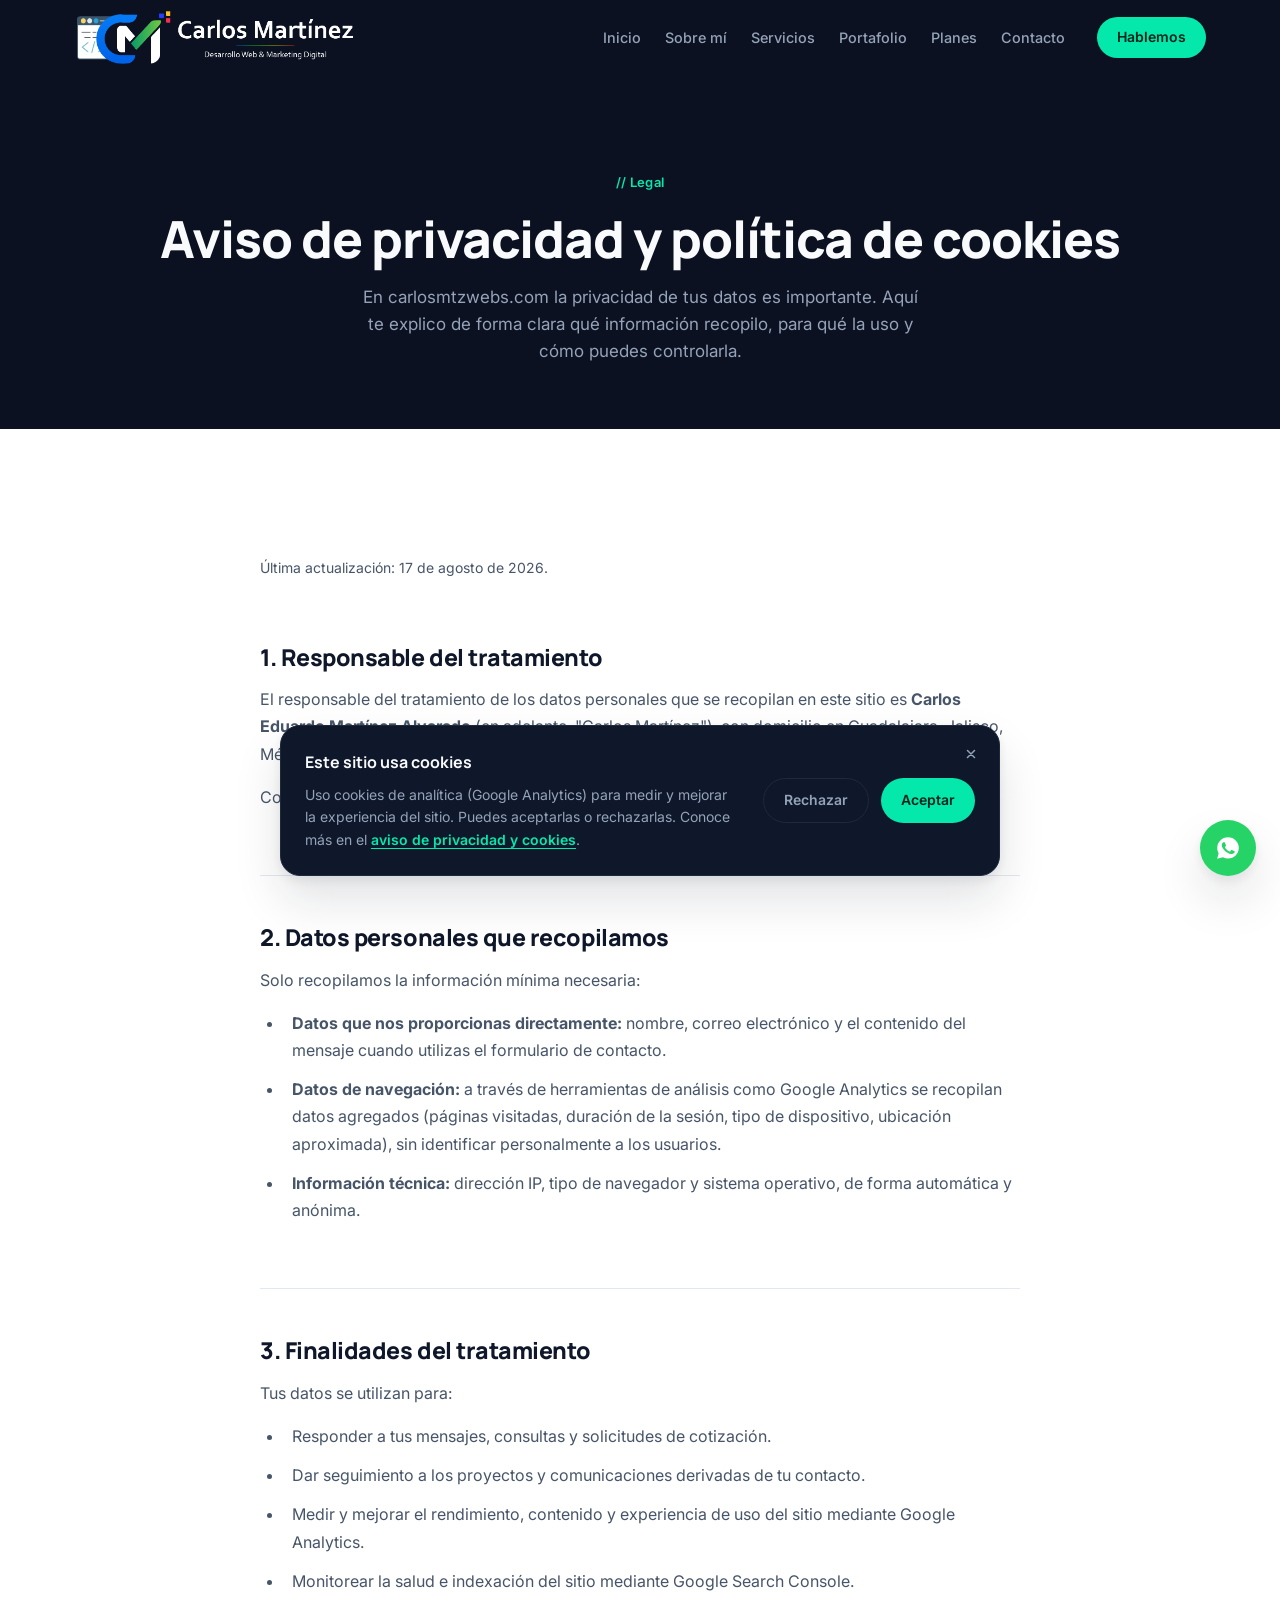
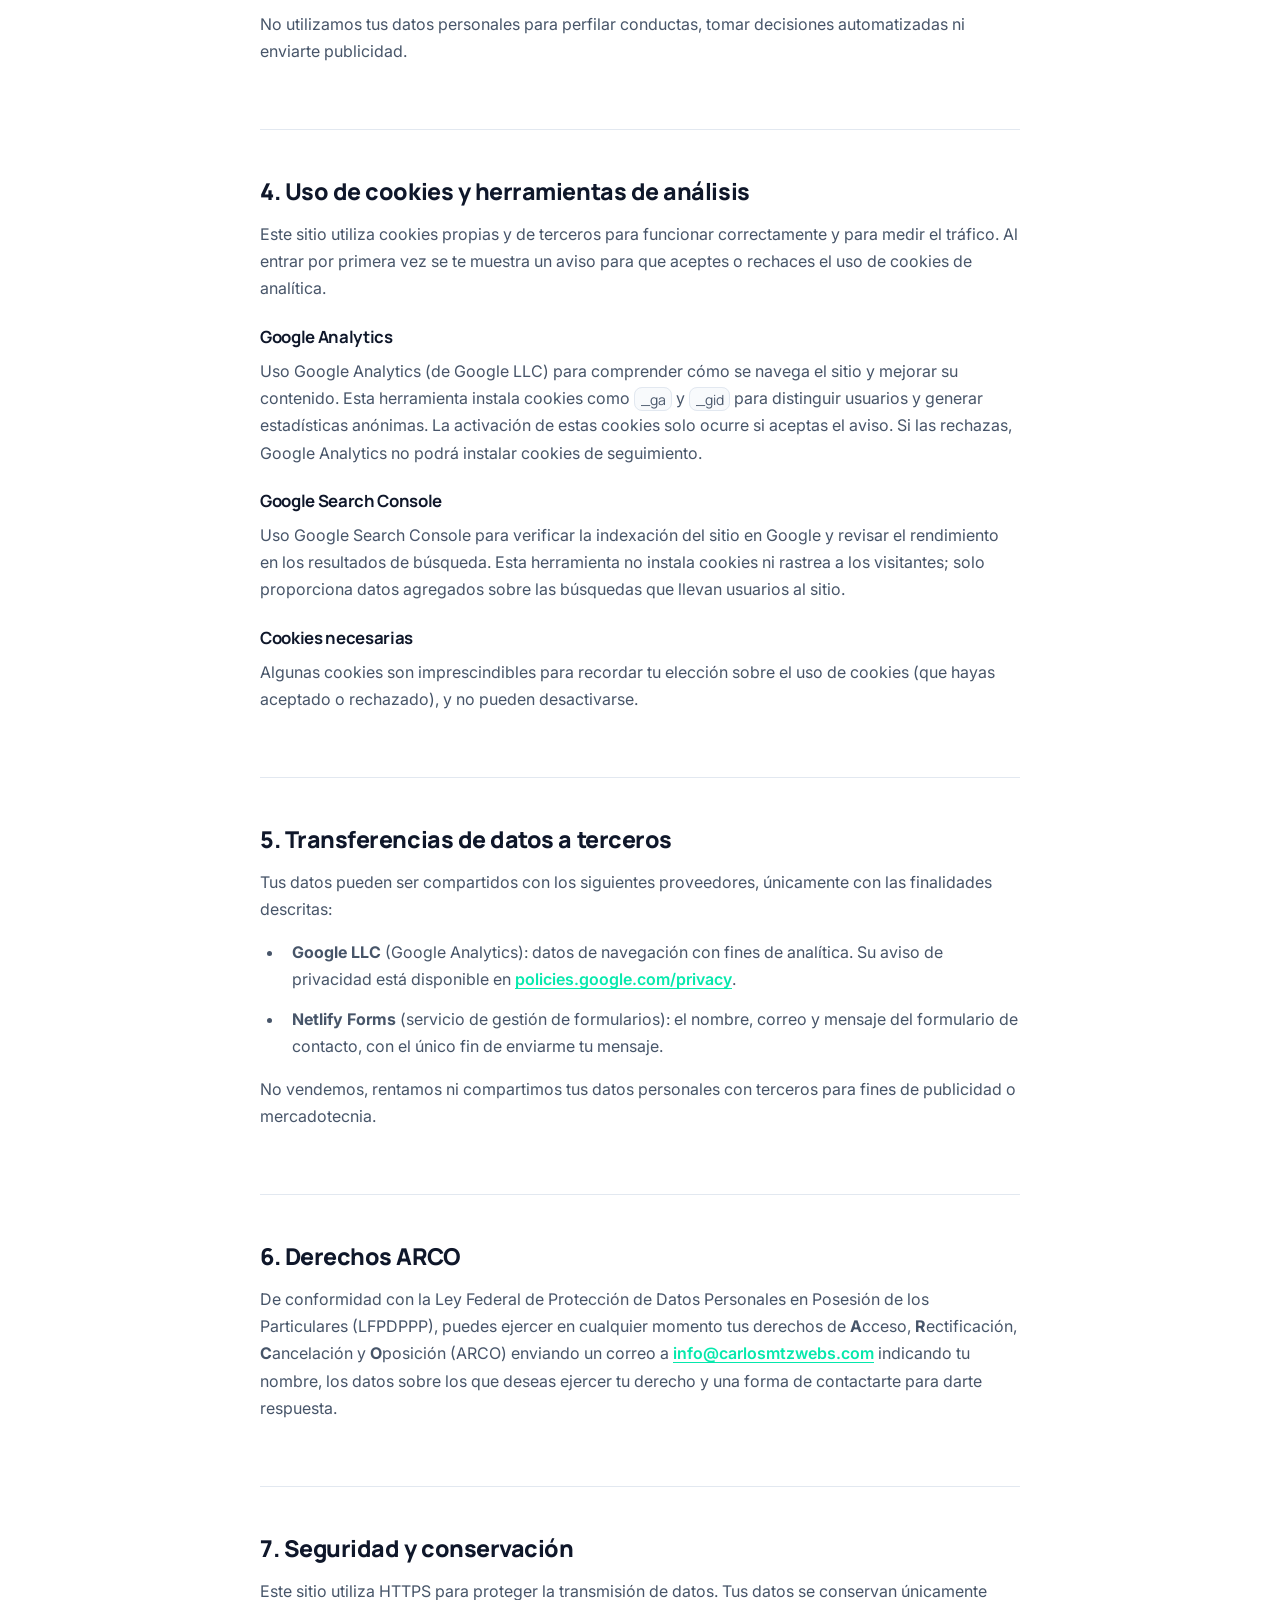
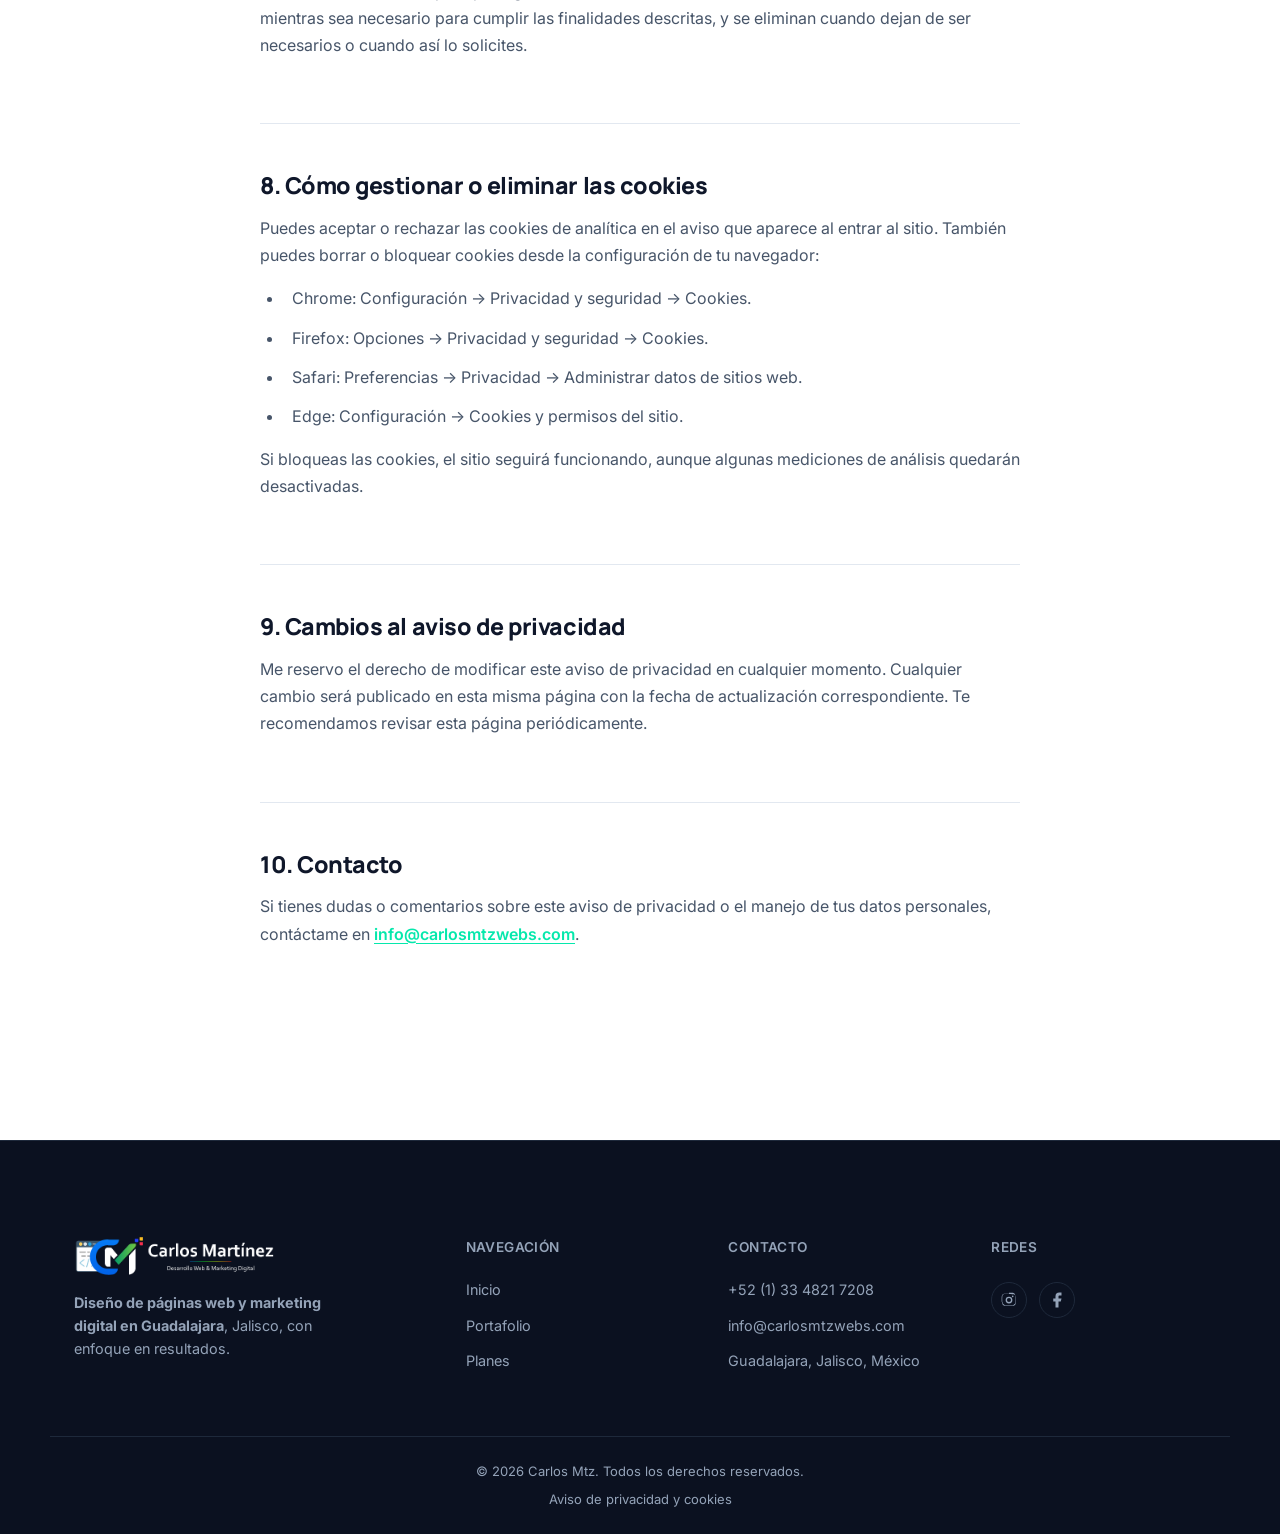
<file: aviso-de-privacidad.html>
<!doctype html>
<html lang="es">
  <head>
    <!-- Google tag (gtag.js) -->
    <script
      async
      src="https://www.googletagmanager.com/gtag/js?id=G-VCGL5HLWEN"
    ></script>
    <script>
      window.dataLayer = window.dataLayer || [];
      function gtag() {
        dataLayer.push(arguments);
      }
      gtag("consent", "default", {
        ad_storage: "denied",
        analytics_storage: "granted",
        functionality_storage: "granted",
        personalization_storage: "denied",
        security_storage: "granted",
        wait_for_update: 500,
      });
      gtag("js", new Date());

      gtag("config", "G-VCGL5HLWEN", { anonymize_ip: true });
    </script>
    <meta charset="UTF-8" />
    <meta name="viewport" content="width=device-width, initial-scale=1.0" />
    <meta name="theme-color" content="#0b1120" />

    <!-- ===== SEO :: Meta principal ===== -->
    <title>Aviso de Privacidad y Política de Cookies | Carlos Martínez</title>
    <meta
      name="description"
      content="Aviso de privacidad y política de cookies del sitio carlosmtzwebs.com. Conoce qué datos personales recopilamos, cómo los usamos y el uso de Google Analytics y Google Search Console."
    />
    <meta name="robots" content="index, follow, max-image-preview:large" />
    <meta name="author" content="Carlos Martínez" />
    <link
      rel="canonical"
      href="https://www.carlosmtzwebs.com/aviso-de-privacidad"
    />

    <!-- ===== Open Graph ===== -->
    <meta property="og:type" content="website" />
    <meta
      property="og:title"
      content="Aviso de Privacidad y Política de Cookies | Carlos Martínez"
    />
    <meta
      property="og:description"
      content="Conoce qué datos personales recopilamos, cómo los usamos y el uso de Google Analytics y Google Search Console."
    />
    <meta
      property="og:image"
      content="https://www.carlosmtzwebs.com/assets/og-diseno-paginas-web-guadalajara.webp"
    />
    <meta
      property="og:url"
      content="https://www.carlosmtzwebs.com/aviso-de-privacidad.html"
    />
    <meta property="og:locale" content="es_MX" />
    <meta property="og:site_name" content="Carlos Martínez" />

    <!-- ===== Twitter Card ===== -->
    <meta name="twitter:card" content="summary_large_image" />
    <meta
      name="twitter:title"
      content="Aviso de Privacidad y Política de Cookies | Carlos Martínez"
    />
    <meta
      name="twitter:description"
      content="Conoce qué datos personales recopilamos, cómo los usamos y el uso de Google Analytics y Google Search Console."
    />

    <!-- ===== Favicon ===== -->
    <link rel="icon" type="image/svg+xml" href="assets/imgs/favicon.svg" />
    <link
      rel="apple-touch-icon"
      sizes="180x180"
      href="assets/imgs/apple-touch-icon.png"
    />

    <!-- ===== Fuentes ===== -->
    <link rel="preconnect" href="https://fonts.googleapis.com" />
    <link rel="preconnect" href="https://fonts.gstatic.com" crossorigin />
    <link
      href="https://fonts.googleapis.com/css2?family=Inter:wght@400;500;600&family=Manrope:wght@500;700;800&display=swap"
      rel="stylesheet"
    />

    <link rel="stylesheet" href="style.css" />
  </head>
  <body>
    <!-- Botón accesible para saltar al contenido -->
    <a class="skip-link" href="#main">Saltar al contenido principal</a>

    <!-- ============================================ -->
    <!-- NAVBAR                                        -->
    <!-- ============================================ -->
    <header class="navbar" id="navbar" role="banner">
      <nav class="navbar__inner" aria-label="Navegación principal">
        <a
          href="index.html"
          class="navbar__logo"
          aria-label="Carlos Martínez — Inicio"
        >
          <img
            class="navbar__logo-img"
            src="assets/imgs/logo-diseno-paginas-web-guadalajara.png"
            alt="Logo Carlos Martínez — Diseño de páginas web en Guadalajara" title="Diseño de páginas web en Guadalajara | Carlos Martínez"
          />
        </a>

        <button
          class="navbar__toggle"
          id="navToggle"
          aria-label="Abrir menú"
          aria-expanded="false"
          aria-controls="navMenu"
        >
          <span></span><span></span><span></span>
        </button>

        <div class="navbar__menu" id="navMenu">
          <ul class="navbar__links">
            <li><a href="index.html">Inicio</a></li>
            <li><a href="index.html#sobre-mi">Sobre mí</a></li>
            <li><a href="index.html#servicios">Servicios</a></li>
            <li><a href="portfolio.html">Portafolio</a></li>
            <li><a href="planes.html">Planes</a></li>
            <li><a href="index.html#contacto">Contacto</a></li>
          </ul>
          <a
            href="https://wa.me/523348217208?text=Hola%20Carlos%2C%20estoy%20interesado%20en%20una%20p%C3%A1gina%20web."
            target="_blank"
            rel="noopener noreferrer"
            class="btn btn--primary btn--sm navbar__cta"
            >Hablemos</a
          >
        </div>
      </nav>
    </header>

    <main id="main">
      <!-- ============================================ -->
      <!-- HERO DE LA PÁGINA                            -->
      <!-- ============================================ -->
      <section class="page-hero" aria-label="Aviso de privacidad">
        <div class="container">
          <p class="eyebrow">// Legal</p>
          <h1 class="page-hero__title">
            Aviso de privacidad y política de cookies
          </h1>
          <p class="page-hero__subtitle">
            En carlosmtzwebs.com la privacidad de tus datos es importante. Aquí
            te explico de forma clara qué información recopilo, para qué la uso
            y cómo puedes controlarla.
          </p>
        </div>
      </section>

      <!-- ============================================ -->
      <!-- CONTENIDO                                    -->
      <!-- ============================================ -->
      <section class="section" aria-label="Contenido del aviso de privacidad">
        <div class="container">
          <div class="legal">
            <p class="legal__updated">
              Última actualización: 17 de agosto de 2026.
            </p>

            <section class="legal__section">
              <h2 class="legal__h2">1. Responsable del tratamiento</h2>
              <p class="legal__p">
                El responsable del tratamiento de los datos personales que se
                recopilan en este sitio es
                <strong>Carlos Eduardo Martínez Alvarado</strong> (en adelante,
                "Carlos Martínez"), con domicilio en Guadalajara, Jalisco,
                México.
              </p>
              <p class="legal__p">
                Contacto:
                <a href="mailto:info@carlosmtzwebs.com" class="link-inline"
                  >info@carlosmtzwebs.com</a
                >
                · WhatsApp:
                <a
                  href="https://wa.me/523348217208"
                  target="_blank"
                  rel="noopener noreferrer"
                  class="link-inline"
                  >+52 (1) 33 4821 7208</a
                >.
              </p>
            </section>

            <section class="legal__section">
              <h2 class="legal__h2">2. Datos personales que recopilamos</h2>
              <p class="legal__p">
                Solo recopilamos la información mínima necesaria:
              </p>
              <ul class="legal__list">
                <li>
                  <strong>Datos que nos proporcionas directamente:</strong>
                  nombre, correo electrónico y el contenido del mensaje cuando
                  utilizas el formulario de contacto.
                </li>
                <li>
                  <strong>Datos de navegación:</strong> a través de herramientas
                  de análisis como Google Analytics se recopilan datos agregados
                  (páginas visitadas, duración de la sesión, tipo de
                  dispositivo, ubicación aproximada), sin identificar
                  personalmente a los usuarios.
                </li>
                <li>
                  <strong>Información técnica:</strong> dirección IP, tipo de
                  navegador y sistema operativo, de forma automática y anónima.
                </li>
              </ul>
            </section>

            <section class="legal__section">
              <h2 class="legal__h2">3. Finalidades del tratamiento</h2>
              <p class="legal__p">Tus datos se utilizan para:</p>
              <ul class="legal__list">
                <li>
                  Responder a tus mensajes, consultas y solicitudes de
                  cotización.
                </li>
                <li>
                  Dar seguimiento a los proyectos y comunicaciones derivadas de
                  tu contacto.
                </li>
                <li>
                  Medir y mejorar el rendimiento, contenido y experiencia de uso
                  del sitio mediante Google Analytics.
                </li>
                <li>
                  Monitorear la salud e indexación del sitio mediante Google
                  Search Console.
                </li>
              </ul>
              <p class="legal__p">
                No utilizamos tus datos personales para perfilar conductas,
                tomar decisiones automatizadas ni enviarte publicidad.
              </p>
            </section>

            <section class="legal__section">
              <h2 class="legal__h2">
                4. Uso de cookies y herramientas de análisis
              </h2>
              <p class="legal__p">
                Este sitio utiliza cookies propias y de terceros para funcionar
                correctamente y para medir el tráfico. Al entrar por primera vez
                se te muestra un aviso para que aceptes o rechaces el uso de
                cookies de analítica.
              </p>

              <h3 class="legal__h3">Google Analytics</h3>
              <p class="legal__p">
                Uso Google Analytics (de Google LLC) para comprender cómo se
                navega el sitio y mejorar su contenido. Esta herramienta instala
                cookies como <code class="legal__code">_ga</code> y
                <code class="legal__code">_gid</code> para distinguir usuarios y
                generar estadísticas anónimas. La activación de estas cookies
                solo ocurre si aceptas el aviso. Si las rechazas, Google
                Analytics no podrá instalar cookies de seguimiento.
              </p>

              <h3 class="legal__h3">Google Search Console</h3>
              <p class="legal__p">
                Uso Google Search Console para verificar la indexación del sitio
                en Google y revisar el rendimiento en los resultados de
                búsqueda. Esta herramienta no instala cookies ni rastrea a los
                visitantes; solo proporciona datos agregados sobre las búsquedas
                que llevan usuarios al sitio.
              </p>

              <h3 class="legal__h3">Cookies necesarias</h3>
              <p class="legal__p">
                Algunas cookies son imprescindibles para recordar tu elección
                sobre el uso de cookies (que hayas aceptado o rechazado), y no
                pueden desactivarse.
              </p>
            </section>

            <section class="legal__section">
              <h2 class="legal__h2">5. Transferencias de datos a terceros</h2>
              <p class="legal__p">
                Tus datos pueden ser compartidos con los siguientes proveedores,
                únicamente con las finalidades descritas:
              </p>
              <ul class="legal__list">
                <li>
                  <strong>Google LLC</strong> (Google Analytics): datos de
                  navegación con fines de analítica. Su aviso de privacidad está
                  disponible en
                  <a
                    href="https://policies.google.com/privacy"
                    target="_blank"
                    rel="noopener noreferrer"
                    class="link-inline"
                    >policies.google.com/privacy</a
                  >.
                </li>
                <li>
                  <strong>Netlify Forms</strong> (servicio de gestión de formularios): el
                  nombre, correo y mensaje del formulario de contacto, con el
                  único fin de enviarme tu mensaje.
                </li>
              </ul>
              <p class="legal__p">
                No vendemos, rentamos ni compartimos tus datos personales con
                terceros para fines de publicidad o mercadotecnia.
              </p>
            </section>

            <section class="legal__section">
              <h2 class="legal__h2">6. Derechos ARCO</h2>
              <p class="legal__p">
                De conformidad con la Ley Federal de Protección de Datos
                Personales en Posesión de los Particulares (LFPDPPP), puedes
                ejercer en cualquier momento tus derechos de
                <strong>A</strong>cceso, <strong>R</strong>ectificación,
                <strong>C</strong>ancelación y <strong>O</strong>posición (ARCO)
                enviando un correo a
                <a href="mailto:info@carlosmtzwebs.com" class="link-inline"
                  >info@carlosmtzwebs.com</a
                >
                indicando tu nombre, los datos sobre los que deseas ejercer tu
                derecho y una forma de contactarte para darte respuesta.
              </p>
            </section>

            <section class="legal__section">
              <h2 class="legal__h2">7. Seguridad y conservación</h2>
              <p class="legal__p">
                Este sitio utiliza HTTPS para proteger la transmisión de datos.
                Tus datos se conservan únicamente mientras sea necesario para
                cumplir las finalidades descritas, y se eliminan cuando dejan de
                ser necesarios o cuando así lo solicites.
              </p>
            </section>

            <section class="legal__section">
              <h2 class="legal__h2">
                8. Cómo gestionar o eliminar las cookies
              </h2>
              <p class="legal__p">
                Puedes aceptar o rechazar las cookies de analítica en el aviso
                que aparece al entrar al sitio. También puedes borrar o bloquear
                cookies desde la configuración de tu navegador:
              </p>
              <ul class="legal__list">
                <li>
                  Chrome: Configuración → Privacidad y seguridad → Cookies.
                </li>
                <li>Firefox: Opciones → Privacidad y seguridad → Cookies.</li>
                <li>
                  Safari: Preferencias → Privacidad → Administrar datos de
                  sitios web.
                </li>
                <li>Edge: Configuración → Cookies y permisos del sitio.</li>
              </ul>
              <p class="legal__p">
                Si bloqueas las cookies, el sitio seguirá funcionando, aunque
                algunas mediciones de análisis quedarán desactivadas.
              </p>
            </section>

            <section class="legal__section">
              <h2 class="legal__h2">9. Cambios al aviso de privacidad</h2>
              <p class="legal__p">
                Me reservo el derecho de modificar este aviso de privacidad en
                cualquier momento. Cualquier cambio será publicado en esta misma
                página con la fecha de actualización correspondiente. Te
                recomendamos revisar esta página periódicamente.
              </p>
            </section>

            <section class="legal__section legal__section--last">
              <h2 class="legal__h2">10. Contacto</h2>
              <p class="legal__p">
                Si tienes dudas o comentarios sobre este aviso de privacidad o
                el manejo de tus datos personales, contáctame en
                <a href="mailto:info@carlosmtzwebs.com" class="link-inline"
                  >info@carlosmtzwebs.com</a
                >.
              </p>
            </section>
          </div>
        </div>
      </section>
    </main>

    <!-- ============================================ -->
    <!-- FOOTER                                        -->
    <!-- ============================================ -->
    <footer class="footer">
      <div class="container footer__inner">
        <div class="footer__brand">
          <a href="index.html" class="navbar__logo">
            <img
              class="footer__logo-img"
              src="assets/imgs/logo-diseno-paginas-web-guadalajara.png"
              alt="Logo Carlos Martínez — Diseño de páginas web en Guadalajara" title="Diseño de páginas web en Guadalajara | Carlos Martínez"
            />
          </a>
          <p class="footer__tagline">
            <strong>Diseño de páginas web y marketing digital en Guadalajara</strong>, Jalisco,
            con enfoque en resultados.
          </p>
        </div>

        <div class="footer__col">
          <p class="footer__col-title">Navegación</p>
          <a href="index.html">Inicio</a>
          <a href="portfolio.html">Portafolio</a>
          <a href="planes.html">Planes</a>
        </div>

        <div class="footer__col">
          <p class="footer__col-title">Contacto</p>
          <a
            href="https://wa.me/523348217208"
            target="_blank"
            rel="noopener noreferrer"
            >+52 (1) 33 4821 7208</a
          >
          <a href="mailto:info@carlosmtzwebs.com">info@carlosmtzwebs.com</a>
          <span class="footer__location">Guadalajara, Jalisco, México</span>
        </div>

        <div class="footer__col footer_col_socials">
          <p class="footer__col-title">Redes</p>
          <div class="footer__socials">
            <a
              href="https://www.instagram.com/carlos.mtz.webs/"
              target="_blank"
              rel="noopener noreferrer"
              aria-label="Instagram"
            >
              <svg
                width="18"
                height="18"
                viewBox="0 0 24 24"
                fill="currentColor"
              >
                <path
                  d="M12 2.2c2.7 0 3 0 4.1.06 1 .05 1.6.2 1.9.34.5.2.8.43 1.2.8.4.4.6.7.8 1.2.14.3.3.9.34 1.9.05 1.1.06 1.4.06 4.1s0 3-.06 4.1c-.05 1-.2 1.6-.34 1.9-.2.5-.43.8-.8 1.2-.4.4-.7.6-1.2.8-.3.14-.9.3-1.9.34-1.1.05-1.4.06-4.1.06s-3 0-4.1-.06c-1-.05-1.6-.2-1.9-.34-.5-.2-.8-.43-1.2-.8-.4-.4-.6-.7-.8-1.2-.14-.3-.3-.9-.34-1.9C2.2 15 2.2 14.7 2.2 12s0-3 .06-4.1c.05-1 .2-1.6.34-1.9.2-.5.43-.8.8-1.2.4-.4.7-.6 1.2-.8.3-.14.9-.3 1.9-.34C7.6 3.6 7.9 3.6 10.6 3.6h1.4Zm0 1.8H10.6c-2.6 0-2.9 0-3.96.06-.84.04-1.3.18-1.6.3-.4.16-.69.34-1 .65-.3.3-.49.6-.65 1-.12.3-.26.76-.3 1.6C3 9.13 3 9.43 3 12s0 2.87.06 3.96c.04.84.18 1.3.3 1.6.16.4.34.69.65 1 .3.3.6.49 1 .65.3.12.76.26 1.6.3 1.06.06 1.36.06 3.96.06h2.8c2.6 0 2.9 0 3.96-.06.84-.04 1.3-.18 1.6-.3.4-.16.69-.34 1-.65.3-.3.49-.6.65-1 .12-.3.26-.76.3-1.6.06-1.09.06-1.36.06-3.96s0-2.87-.06-3.96c-.04-.84-.18-1.3-.3-1.6a2.7 2.7 0 0 0-.65-1c-.3-.3-.6-.49-1-.65-.3-.12-.76-.26-1.6-.3C14.87 4 14.6 4 12 4ZM12 7.5a4.5 4.5 0 1 1 0 9 4.5 4.5 0 0 1 0-9Zm0 1.8a2.7 2.7 0 1 0 0 5.4 2.7 2.7 0 0 0 0-5.4Zm4.95-3.15a1.05 1.05 0 1 1 0 2.1 1.05 1.05 0 0 1 0-2.1Z"
                />
              </svg>
            </a>
            <a
              href="https://www.facebook.com/profile.php?id=61592552905246"
              target="_blank"
              rel="noopener noreferrer"
              aria-label="Facebook"
            >
              <svg
                width="18"
                height="18"
                viewBox="0 0 24 24"
                fill="currentColor"
              >
                <path
                  d="M18 2h-3a5 5 0 0 0-5 5v3H7v4h3v8h4v-8h3l1-4h-4V7a1 1 0 0 1 1-1h3z"
                />
              </svg>
            </a>
          </div>
        </div>
      </div>

      <div class="container footer__bottom">
        <p>&copy; 2026 Carlos Mtz. Todos los derechos reservados.</p>
        <a class="footer__legal" href="aviso-de-privacidad.html"
          >Aviso de privacidad y cookies</a
        >
      </div>
    </footer>

    <!-- Botón flotante de contacto rápido -->
    <a
      href="https://wa.me/523348217208?text=Hola%20Carlos%2C%20estoy%20interesado%20en%20una%20p%C3%A1gina%20web."
      target="_blank"
      rel="noopener noreferrer"
      class="float-whatsapp"
      aria-label="Contactar por WhatsApp"
    >
      <svg width="26" height="26" viewBox="0 0 24 24" fill="currentColor">
        <path
          d="M12.04 2c-5.5 0-9.96 4.46-9.96 9.96 0 1.76.46 3.42 1.27 4.86L2 22l5.34-1.4a9.93 9.93 0 0 0 4.7 1.2h.01c5.5 0 9.96-4.46 9.96-9.96C22 6.46 17.54 2 12.04 2Zm5.84 14.12c-.25.7-1.45 1.34-2 1.42-.5.08-1.14.11-1.84-.12-.42-.13-.96-.31-1.65-.6-2.9-1.25-4.8-4.15-4.94-4.34-.15-.2-1.18-1.57-1.18-3 0-1.42.74-2.12 1-2.4.25-.28.55-.35.74-.35h.53c.17 0 .4-.06.62.48.25.6.85 2.07.92 2.22.07.15.12.33.02.53-.1.2-.16.32-.31.49-.15.17-.32.38-.46.51-.15.14-.3.3-.13.6.18.3.79 1.31 1.7 2.13 1.17 1.04 2.16 1.36 2.46 1.51.3.15.48.13.66-.05.18-.18.74-.86.94-1.16.2-.3.4-.25.66-.15.27.1 1.7.8 1.99.95.3.15.49.22.56.34.07.13.07.74-.18 1.45Z"
        />
      </svg>
    </a>

    <!-- JS -->
    <script src="script.js"></script>
  </body>
</html>
</file>
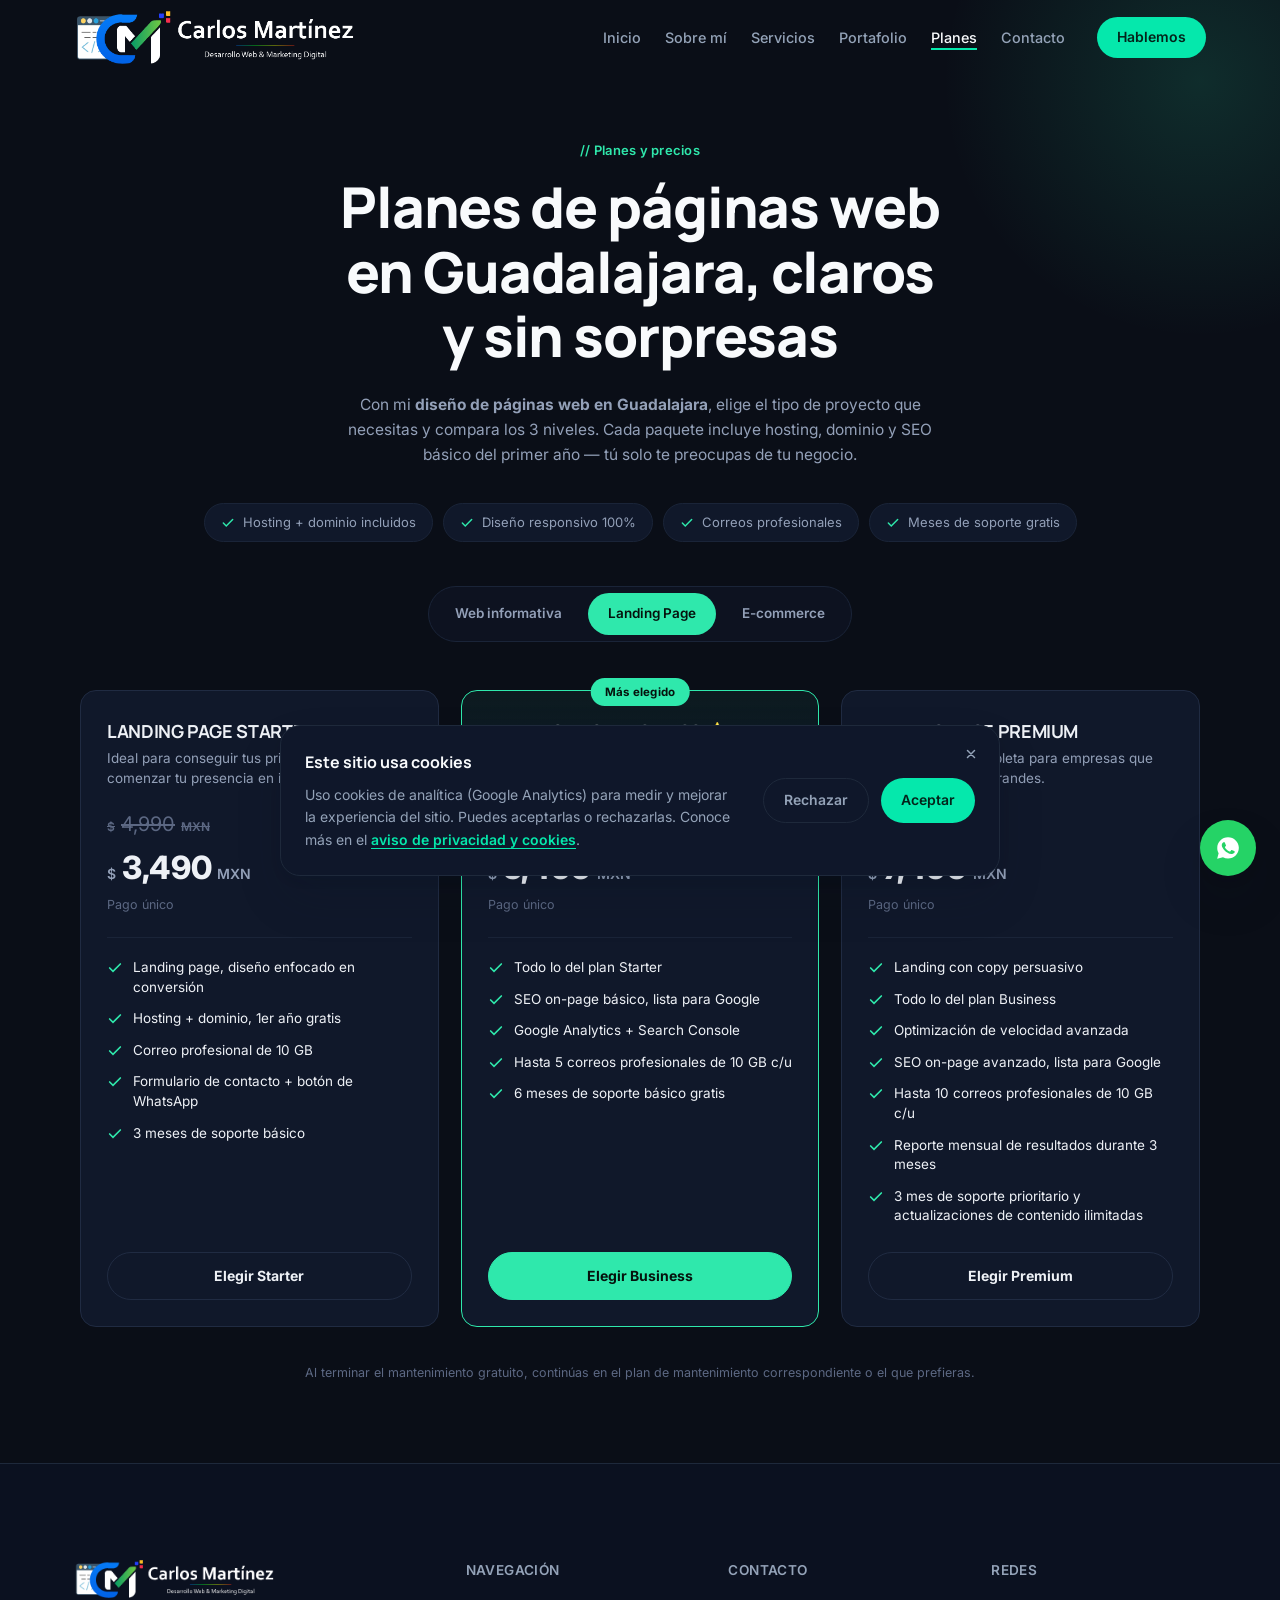
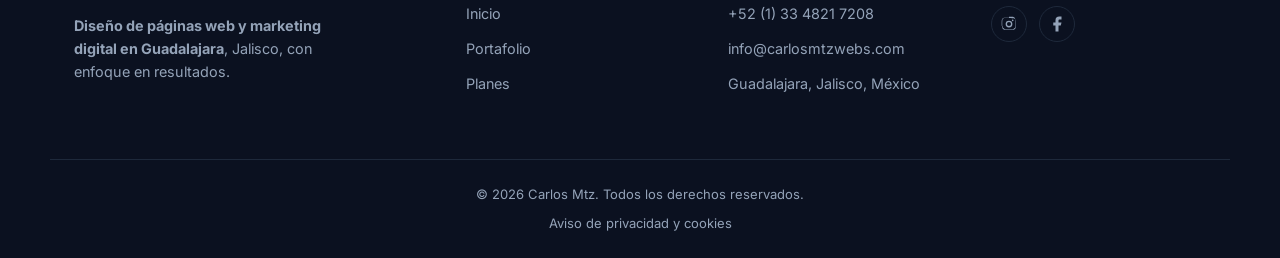
<file: planes.html>
<!doctype html>
<html lang="es">
  <head>
    <!-- Google tag (gtag.js) -->
    <script
      async
      src="https://www.googletagmanager.com/gtag/js?id=G-VCGL5HLWEN"
    ></script>
    <script>
      window.dataLayer = window.dataLayer || [];
      function gtag() {
        dataLayer.push(arguments);
      }
      gtag("consent", "default", {
        ad_storage: "denied",
        analytics_storage: "granted",
        functionality_storage: "granted",
        personalization_storage: "denied",
        security_storage: "granted",
        wait_for_update: 500,
      });
      gtag("js", new Date());

      gtag("config", "G-VCGL5HLWEN", { anonymize_ip: true });
    </script>
    <meta charset="UTF-8" />
    <meta name="viewport" content="width=device-width, initial-scale=1.0" />
    <meta name="theme-color" content="#0a0e17" />

    <!-- ===== SEO :: Meta principal ===== -->
    <title>Planes y Precios de Páginas Web | Carlos Martínez</title>
    <meta
      name="description"
      content="Planes de diseño de páginas web en Guadalajara: Web Informativa, Landing Page y E-commerce. Compara los 3 niveles y elige el que necesita tu negocio."
    />
    <meta name="robots" content="index, follow, max-image-preview:large" />
    <meta name="author" content="Carlos Martínez" />
    <link rel="canonical" href="https://www.carlosmtzwebs.com/planes" />

    <!-- ===== Open Graph ===== -->
    <meta property="og:type" content="website" />
    <meta
      property="og:title"
      content="Planes y Precios de Páginas Web | Carlos Martínez"
    />
    <meta
      property="og:description"
      content="Planes de diseño de páginas web en Guadalajara: Web Informativa, Landing Page y E-commerce."
    />
    <meta
      property="og:image"
      content="https://www.carlosmtzwebs.com/assets/og-diseno-paginas-web-guadalajara.webp"
    />
    <meta
      property="og:url"
      content="https://www.carlosmtzwebs.com/planes.html"
    />
    <meta property="og:locale" content="es_MX" />
    <meta property="og:site_name" content="Carlos Martínez" />

    <meta name="twitter:card" content="summary_large_image" />
    <meta
      name="twitter:title"
      content="Planes y Precios de Páginas Web | Carlos Martínez"
    />
    <meta
      name="twitter:description"
      content="Planes de diseño de páginas web en Guadalajara: Web Informativa, Landing Page y E-commerce."
    />
    <!-- ===== Fuentes ===== -->
    <link rel="preconnect" href="https://fonts.googleapis.com" />
    <link rel="preconnect" href="https://fonts.gstatic.com" crossorigin />
    <link
      href="https://fonts.googleapis.com/css2?family=Inter:wght@400;500;600&family=Manrope:wght@500;700;800&display=swap"
      rel="stylesheet"
    />

    <!-- ===== Favicon ===== -->
    <link rel="icon" type="image/svg+xml" href="assets/imgs/favicon.svg" />

    <link rel="stylesheet" href="style.css" />

    <!-- ===== Schema.org ===== -->
    <script type="application/ld+json">
      {
        "@context": "https://schema.org",
        "@graph": [
          {
            "@type": "WebSite",
            "@id": "https://www.carlosmtzwebs.com/#website",
            "url": "https://www.carlosmtzwebs.com/",
            "name": "Carlos Martínez — Diseño de Páginas Web en Guadalajara",
            "inLanguage": "es-MX",
            "publisher": {
              "@type": "Organization",
              "name": "Carlos Martínez",
              "url": "https://www.carlosmtzwebs.com/"
            }
          },
          {
            "@type": "WebPage",
            "@id": "https://www.carlosmtzwebs.com/planes.html#webpage",
            "url": "https://www.carlosmtzwebs.com/planes.html",
            "name": "Planes y Precios de Páginas Web | Carlos Martínez",
            "description": "Planes de diseño de páginas web en Guadalajara: Web Informativa, Landing Page y E-commerce.",
            "inLanguage": "es-MX",
            "isPartOf": {
              "@id": "https://www.carlosmtzwebs.com/#website"
            }
          }
        ]
      }
    </script>
    <style>
      :root {
        --bg: #0a0e17;
        --bg-alt: #0d1220;
        --card: #10182a;
        --card-hover: #131d33;
        --border: #202b42;
        --border-soft: #1a2438;
        --accent: #2fe8ac;
        --accent-dim: #1fb888;
        --accent-soft: rgba(47, 232, 172, 0.1);
        --text: #eef1f6;
        --text-dim: #93a0b8;
        --text-faint: #5c6883;
        --radius: 16px;
      }

      * {
        box-sizing: border-box;
      }

      .plans-section {
        background: var(--bg);
        color: var(--text);
        font-family:
          "Inter",
          -apple-system,
          BlinkMacSystemFont,
          "Segoe UI",
          sans-serif;
        padding: 140px 24px 80px 24px;
        position: relative;
        overflow: hidden;
      }

      .plans-section::before {
        content: "";
        position: absolute;
        top: -180px;
        right: -180px;
        width: 520px;
        height: 520px;
        background: radial-gradient(
          circle,
          rgba(47, 232, 172, 0.14) 0%,
          rgba(47, 232, 172, 0) 70%
        );
        pointer-events: none;
      }

      .plans-wrap {
        max-width: 1120px;
        margin: 0 auto;
        position: relative;
      }

      .plans-header {
        text-align: center;
        max-width: 620px;
        margin: 0 auto 20px;
      }

      .eyebrow {
        color: var(--accent);
        font-size: 13px;
        font-weight: 600;
        letter-spacing: 0.02em;
        margin-bottom: 14px;
        display: block;
      }

      .plans-header h2 {
        font-size: clamp(28px, 4vw, 38px);
        font-weight: 800;
        line-height: 1.2;
        margin: 0 0 14px;
        letter-spacing: -0.01em;
      }

      .plans-header p {
        color: var(--text-dim);
        font-size: 15.5px;
        line-height: 1.6;
        margin: 0;
      }

      /* included-in-all strip */
      .included-strip {
        display: flex;
        flex-wrap: wrap;
        justify-content: center;
        gap: 10px;
        margin: 36px 0 44px;
      }
      .included-chip {
        display: flex;
        align-items: center;
        gap: 8px;
        background: var(--card);
        border: 1px solid var(--border-soft);
        border-radius: 999px;
        padding: 8px 16px;
        font-size: 13px;
        color: var(--text-dim);
      }
      .included-chip svg {
        flex-shrink: 0;
        width: 14px;
        height: 14px;
        color: var(--accent);
      }

      /* tabs */
      .tabs {
        display: flex;
        justify-content: center;
        gap: 6px;
        background: var(--bg-alt);
        border: 1px solid var(--border-soft);
        border-radius: 999px;
        padding: 6px;
        width: fit-content;
        margin: 0 auto 48px;
      }
      .tab-btn {
        appearance: none;
        border: none;
        background: transparent;
        color: var(--text-dim);
        font-family: inherit;
        font-size: 13.5px;
        font-weight: 600;
        padding: 10px 20px;
        border-radius: 999px;
        cursor: pointer;
        transition: all 0.25s ease;
        white-space: nowrap;
      }
      .tab-btn:hover {
        color: var(--text);
      }
      .tab-btn.active {
        background: var(--accent);
        color: #06120d;
      }

      /* grid */
      .plans-grid {
        display: none;
        grid-template-columns: repeat(3, 1fr);
        gap: 22px;
        animation: fadeIn 0.35s ease;
      }
      .plans-grid.active {
        display: grid;
      }

      @keyframes fadeIn {
        from {
          opacity: 0;
          transform: translateY(6px);
        }
        to {
          opacity: 1;
          transform: translateY(0);
        }
      }

      .plan-card {
        background: var(--card);
        border: 1px solid var(--border);
        border-radius: var(--radius);
        padding: 30px 26px 26px;
        display: flex;
        flex-direction: column;
        position: relative;
        transition:
          transform 0.25s ease,
          border-color 0.25s ease;
      }
      .plan-card:hover {
        transform: translateY(-4px);
        border-color: var(--border-soft);
      }

      .plan-card.popular {
        border-color: var(--accent);
        background: linear-gradient(
          180deg,
          rgba(47, 232, 172, 0.06) 0%,
          var(--card) 140px
        );
      }

      .popular-badge {
        position: absolute;
        top: -13px;
        left: 50%;
        transform: translateX(-50%);
        background: var(--accent);
        color: #06120d;
        font-size: 11.5px;
        font-weight: 700;
        padding: 5px 14px;
        border-radius: 999px;
        letter-spacing: 0.02em;
      }

      .plan-name {
        font-size: 18px;
        font-weight: 700;
        margin: 0 0 6px;
        text-transform: uppercase;
        color: var(--text);
      }
      .plan-tagline {
        font-size: 13.5px;
        color: var(--text-dim);
        margin: 0 0 20px;
        line-height: 1.5;
        min-height: 40px;
      }

      .plan-price {
        display: flex;
        align-items: baseline;
        gap: 6px;
        margin-bottom: 2px;
      }
      .plan-price .amount {
        font-size: 32px;
        font-weight: 800;
        letter-spacing: -0.01em;
      }
      .plan-price .currency {
        font-size: 14px;
        color: var(--text-dim);
        font-weight: 600;
      }
      .plan-price-note {
        font-size: 12.5px;
        color: var(--text-faint);
        margin-bottom: 22px;
      }

      .plan-price-original {
        font-size: 20px;
        display: flex;
        align-items: baseline;
        gap: 6px;
        margin-bottom: 2px;
        text-decoration: line-through;
        color: var(--text-faint);
      }
      .plan-price-original .currency {
        font-size: 12px;
        color: var(--text-faint);
        font-weight: 600;
      }

      .plan-divider {
        border: none;
        border-top: 1px solid var(--border-soft);
        margin: 0 0 20px;
      }

      .plan-features {
        list-style: none;
        padding: 0;
        margin: 0 0 26px;
        display: flex;
        flex-direction: column;
        gap: 12px;
        flex-grow: 1;
      }
      .plan-features li {
        display: flex;
        align-items: flex-start;
        gap: 10px;
        font-size: 13.5px;
        color: var(--text);
        line-height: 1.45;
      }
      .plan-features li svg {
        flex-shrink: 0;
        width: 16px;
        height: 16px;
        margin-top: 2px;
        color: var(--accent);
      }
      .plan-features li.muted {
        color: var(--text-faint);
      }
      .plan-features li.muted svg {
        color: var(--text-faint);
      }

      .plan-cta {
        display: flex;
        align-items: center;
        justify-content: center;
        gap: 8px;
        text-decoration: none;
        font-family: inherit;
        font-size: 14px;
        font-weight: 700;
        padding: 12px 20px;
        border-radius: 999px;
        cursor: pointer;
        transition: all 0.2s ease;
        border: 1px solid var(--border);
        background: transparent;
        color: var(--text);
      }
      .plan-cta:hover {
        border-color: var(--accent);
        color: var(--accent);
      }

      .plan-card.popular .plan-cta {
        background: var(--accent);
        color: #06120d;
        border-color: var(--accent);
      }
      .plan-card.popular .plan-cta:hover {
        background: var(--accent-dim);
        color: #06120d;
      }

      .plans-footnote {
        text-align: center;
        font-size: 12.5px;
        color: var(--text-faint);
        margin-top: 36px;
        line-height: 1.6;
      }

      @media (max-width: 860px) {
        .plans-grid {
          grid-template-columns: 1fr;
        }
        .plans-grid.active {
          display: flex;
          flex-direction: column;
        }
        .tabs {
          width: 100%;
          overflow-x: auto;
          justify-content: flex-start;
        }
      }
    </style>
  </head>
  <body>
    <!-- Botón accesible para saltar al contenido -->
    <a class="skip-link" href="#main">Saltar al contenido principal</a>

    <!-- ============================================ -->
    <!-- NAVBAR                                        -->
    <!-- ============================================ -->
    <header class="navbar" id="navbar" role="banner">
      <nav class="navbar__inner" aria-label="Navegación principal">
        <a
          href="index.html"
          class="navbar__logo"
          aria-label="Carlos Martínez — Inicio"
        >
          <img
            class="navbar__logo-img"
            src="assets/imgs/logo-diseno-paginas-web-guadalajara.png"
            alt="Logo Carlos Martínez — Diseño de páginas web en Guadalajara" title="Diseño de páginas web en Guadalajara | Carlos Martínez"
          />
        </a>

        <button
          class="navbar__toggle"
          id="navToggle"
          aria-label="Abrir menú"
          aria-expanded="false"
          aria-controls="navMenu"
        >
          <span></span><span></span><span></span>
        </button>

        <div class="navbar__menu" id="navMenu">
          <ul class="navbar__links">
            <li><a href="index.html">Inicio</a></li>
            <li><a href="index.html#sobre-mi">Sobre mí</a></li>
            <li><a href="index.html#servicios">Servicios</a></li>
            <li><a href="portfolio.html">Portafolio</a></li>
            <li><a href="planes.html" class="is-active">Planes</a></li>
            <li><a href="index.html#contacto">Contacto</a></li>
          </ul>
          <a
            href="https://wa.me/523348217208"
            target="_blank"
            rel="noopener noreferrer"
            class="btn btn--primary btn--sm navbar__cta"
            >Hablemos</a
          >
        </div>
      </nav>
    </header>

    <main id="main">
      <section class="plans-section">
        <div class="plans-wrap">
          <div class="plans-header">
            <span class="eyebrow">// Planes y precios</span>
            <h1 class="hero__title">
              Planes de páginas web en Guadalajara, claros y sin sorpresas
            </h1>
            <p>
              Con mi <strong>diseño de páginas web en Guadalajara</strong>,
              elige el tipo de proyecto que necesitas y compara los 3 niveles.
              Cada paquete incluye hosting, dominio y SEO básico del primer año
              — tú solo te preocupas de tu negocio.
            </p>
          </div>

          <div class="included-strip">
            <div class="included-chip">
              <svg
                viewBox="0 0 24 24"
                fill="none"
                stroke="currentColor"
                stroke-width="2.5"
                stroke-linecap="round"
              >
                <path d="M20 6 9 17l-5-5" /></svg
              >Hosting + dominio incluidos
            </div>
            <div class="included-chip">
              <svg
                viewBox="0 0 24 24"
                fill="none"
                stroke="currentColor"
                stroke-width="2.5"
                stroke-linecap="round"
              >
                <path d="M20 6 9 17l-5-5" /></svg
              >Diseño responsivo 100%
            </div>
            <div class="included-chip">
              <svg
                viewBox="0 0 24 24"
                fill="none"
                stroke="currentColor"
                stroke-width="2.5"
                stroke-linecap="round"
              >
                <path d="M20 6 9 17l-5-5" /></svg
              >Correos profesionales
            </div>
            <div class="included-chip">
              <svg
                viewBox="0 0 24 24"
                fill="none"
                stroke="currentColor"
                stroke-width="2.5"
                stroke-linecap="round"
              >
                <path d="M20 6 9 17l-5-5" /></svg
              >Meses de soporte gratis
            </div>
          </div>

          <div class="tabs" role="tablist">
            <button class="tab-btn" data-tab="informativa">
              Web informativa
            </button>
            <button class="tab-btn active" data-tab="landing">
              Landing Page
            </button>
            <button class="tab-btn" data-tab="ecommerce">E-commerce</button>
          </div>

          <!-- WEB INFORMATIVA -->
          <div class="plans-grid" id="grid-informativa">
            <div class="plan-card">
              <h3 class="plan-name">Página Web Empresarial Starter</h3>
              <p class="plan-tagline">
                Ideal para negocios que quieren comenzar a tener una presencia
                profesional en internet.
              </p>
              <div class="plan-price-original">
                <span class="currency">$</span><span class="amount">6,990</span
                ><span class="currency">MXN</span>
              </div>
              <div class="plan-price">
                <span class="currency">$</span><span class="amount">5,490</span
                ><span class="currency">MXN</span>
              </div>
              <div class="plan-price-note">Pago único</div>
              <hr class="plan-divider" />
              <ul class="plan-features">
                <li>
                  <svg
                    viewBox="0 0 24 24"
                    fill="none"
                    stroke="currentColor"
                    stroke-width="2.5"
                    stroke-linecap="round"
                  >
                    <path d="M20 6 9 17l-5-5" /></svg
                  >Hasta 5 páginas (Inicio, Nosotros, Servicios, Contacto, etc.)
                </li>
                <li>
                  <svg
                    viewBox="0 0 24 24"
                    fill="none"
                    stroke="currentColor"
                    stroke-width="2.5"
                    stroke-linecap="round"
                  >
                    <path d="M20 6 9 17l-5-5" /></svg
                  >Hosting + dominio, 1er año gratis
                </li>
                <li>
                  <svg
                    viewBox="0 0 24 24"
                    fill="none"
                    stroke="currentColor"
                    stroke-width="2.5"
                    stroke-linecap="round"
                  >
                    <path d="M20 6 9 17l-5-5" /></svg
                  >Correo profesional de 10 GB
                </li>
                <li>
                  <svg
                    viewBox="0 0 24 24"
                    fill="none"
                    stroke="currentColor"
                    stroke-width="2.5"
                    stroke-linecap="round"
                  >
                    <path d="M20 6 9 17l-5-5" /></svg
                  >Formulario de contacto + botón de WhatsApp
                </li>
                <li>
                  <svg
                    viewBox="0 0 24 24"
                    fill="none"
                    stroke="currentColor"
                    stroke-width="2.5"
                    stroke-linecap="round"
                  >
                    <path d="M20 6 9 17l-5-5" /></svg
                  >3 meses de soporte básico
                </li>
              </ul>
              <a
                class="plan-cta"
                href="https://wa.me/523348217208?text=Hola%2C%20me%20interesa%20el%20plan%20Página%20Web%20Empresarial%20Starter"
                target="_blank"
                rel="noopener"
                >Elegir Starter</a
              >
            </div>

            <div class="plan-card popular">
              <span class="popular-badge">Más elegido</span>
              <h3 class="plan-name">Página Web Empresarial Business ⭐</h3>
              <p class="plan-tagline">
                Ideal para empresas que necesitan una presencia profesional más
                completa.
              </p>
              <div class="plan-price-original">
                <span class="currency">$</span><span class="amount">8,990</span
                ><span class="currency">MXN</span>
              </div>
              <div class="plan-price">
                <span class="currency">$</span><span class="amount">7,490</span
                ><span class="currency">MXN</span>
              </div>
              <div class="plan-price-note">Pago único</div>
              <hr class="plan-divider" />
              <ul class="plan-features">
                <li>
                  <svg
                    viewBox="0 0 24 24"
                    fill="none"
                    stroke="currentColor"
                    stroke-width="2.5"
                    stroke-linecap="round"
                  >
                    <path d="M20 6 9 17l-5-5" /></svg
                  >Hasta 10 páginas (Inicio, Nosotros, Servicios/Catálogo,
                  Contacto, Blog, etc.)
                </li>
                <li>
                  <svg
                    viewBox="0 0 24 24"
                    fill="none"
                    stroke="currentColor"
                    stroke-width="2.5"
                    stroke-linecap="round"
                  >
                    <path d="M20 6 9 17l-5-5" /></svg
                  >Todo lo del plan Starter
                </li>
                <li>
                  <svg
                    viewBox="0 0 24 24"
                    fill="none"
                    stroke="currentColor"
                    stroke-width="2.5"
                    stroke-linecap="round"
                  >
                    <path d="M20 6 9 17l-5-5" /></svg
                  >Google Analytics + Search Console
                </li>
                <li>
                  <svg
                    viewBox="0 0 24 24"
                    fill="none"
                    stroke="currentColor"
                    stroke-width="2.5"
                    stroke-linecap="round"
                  >
                    <path d="M20 6 9 17l-5-5" /></svg
                  >Hasta 5 correos profesionales de 10 GB c/u
                </li>
                <li>
                  <svg
                    viewBox="0 0 24 24"
                    fill="none"
                    stroke="currentColor"
                    stroke-width="2.5"
                    stroke-linecap="round"
                  >
                    <path d="M20 6 9 17l-5-5" /></svg
                  >SEO on-page básico, lista para Google
                </li>
                <li>
                  <svg
                    viewBox="0 0 24 24"
                    fill="none"
                    stroke="currentColor"
                    stroke-width="2.5"
                    stroke-linecap="round"
                  >
                    <path d="M20 6 9 17l-5-5" /></svg
                  >6 meses de mantenimiento básico gratis
                </li>
                <li>
                  <svg
                    viewBox="0 0 24 24"
                    fill="none"
                    stroke="currentColor"
                    stroke-width="2.5"
                    stroke-linecap="round"
                  >
                    <path d="M20 6 9 17l-5-5" /></svg
                  >Video tutorial personalizado para administrar tu sitio web
                </li>
              </ul>
              <a
                class="plan-cta"
                href="https://wa.me/523348217208?text=Hola%2C%20me%20interesa%20el%20plan%20Página%20Web%20Empresarial%20Business%20⭐"
                target="_blank"
                rel="noopener"
                >Elegir Business</a
              >
            </div>

            <div class="plan-card">
              <h3 class="plan-name">Página Web Empresarial Premium</h3>
              <p class="plan-tagline">
                La solución más completa para empresas más grandes.
              </p>
              <div class="plan-price-original">
                <span class="currency">$</span><span class="amount">12,990</span
                ><span class="currency">MXN</span>
              </div>
              <div class="plan-price">
                <span class="currency">$</span><span class="amount">11,490</span
                ><span class="currency">MXN</span>
              </div>
              <div class="plan-price-note">Pago único</div>
              <hr class="plan-divider" />
              <ul class="plan-features">
                <li>
                  <svg
                    viewBox="0 0 24 24"
                    fill="none"
                    stroke="currentColor"
                    stroke-width="2.5"
                    stroke-linecap="round"
                  >
                    <path d="M20 6 9 17l-5-5" /></svg
                  >Hasta 15 páginas (Inicio, Nosotros, Servicios y Catálogo,
                  Contacto, Blog, etc.)
                </li>
                <li>
                  <svg
                    viewBox="0 0 24 24"
                    fill="none"
                    stroke="currentColor"
                    stroke-width="2.5"
                    stroke-linecap="round"
                  >
                    <path d="M20 6 9 17l-5-5" /></svg
                  >Todo lo del plan Business
                </li>
                <li>
                  <svg
                    viewBox="0 0 24 24"
                    fill="none"
                    stroke="currentColor"
                    stroke-width="2.5"
                    stroke-linecap="round"
                  >
                    <path d="M20 6 9 17l-5-5" /></svg
                  >Hasta 10 correos profesionales de 10 GB c/u
                </li>
                <li>
                  <svg
                    viewBox="0 0 24 24"
                    fill="none"
                    stroke="currentColor"
                    stroke-width="2.5"
                    stroke-linecap="round"
                  >
                    <path d="M20 6 9 17l-5-5" /></svg
                  >SEO on-page avanzado por página, lista para Google
                </li>
                <li>
                  <svg
                    viewBox="0 0 24 24"
                    fill="none"
                    stroke="currentColor"
                    stroke-width="2.5"
                    stroke-linecap="round"
                  >
                    <path d="M20 6 9 17l-5-5" /></svg
                  >Integraciones (pixel de Facebook, Conversiones de Google Ads,
                  formularios avanzados, etc.)
                </li>
                <li>
                  <svg
                    viewBox="0 0 24 24"
                    fill="none"
                    stroke="currentColor"
                    stroke-width="2.5"
                    stroke-linecap="round"
                  >
                    <path d="M20 6 9 17l-5-5" /></svg
                  >3 mes de soporte prioritario con actualizaciones y cambios
                  ilimitados
                </li>
              </ul>
              <a
                class="plan-cta"
                href="https://wa.me/523348217208?text=Hola%2C%20me%20interesa%20el%20plan%20Página%20Web%20Empresarial%20Premium"
                target="_blank"
                rel="noopener"
                >Elegir Premium</a
              >
            </div>
          </div>

          <!-- LANDING PAGE -->
          <div class="plans-grid active" id="grid-landing">
            <div class="plan-card">
              <h3 class="plan-name">Landing Page Starter</h3>
              <p class="plan-tagline">
                Ideal para conseguir tus primeros clientes y comenzar tu
                presencia en internet.
              </p>
              <div class="plan-price-original">
                <span class="currency">$</span><span class="amount">4,990</span
                ><span class="currency">MXN</span>
              </div>
              <div class="plan-price">
                <span class="currency">$</span><span class="amount">3,490</span
                ><span class="currency">MXN</span>
              </div>
              <div class="plan-price-note">Pago único</div>
              <hr class="plan-divider" />
              <ul class="plan-features">
                <li>
                  <svg
                    viewBox="0 0 24 24"
                    fill="none"
                    stroke="currentColor"
                    stroke-width="2.5"
                    stroke-linecap="round"
                  >
                    <path d="M20 6 9 17l-5-5" /></svg
                  >Landing page, diseño enfocado en conversión
                </li>
                <li>
                  <svg
                    viewBox="0 0 24 24"
                    fill="none"
                    stroke="currentColor"
                    stroke-width="2.5"
                    stroke-linecap="round"
                  >
                    <path d="M20 6 9 17l-5-5" /></svg
                  >Hosting + dominio, 1er año gratis
                </li>
                <li>
                  <svg
                    viewBox="0 0 24 24"
                    fill="none"
                    stroke="currentColor"
                    stroke-width="2.5"
                    stroke-linecap="round"
                  >
                    <path d="M20 6 9 17l-5-5" /></svg
                  >Correo profesional de 10 GB
                </li>
                <li>
                  <svg
                    viewBox="0 0 24 24"
                    fill="none"
                    stroke="currentColor"
                    stroke-width="2.5"
                    stroke-linecap="round"
                  >
                    <path d="M20 6 9 17l-5-5" /></svg
                  >Formulario de contacto + botón de WhatsApp
                </li>
                <li>
                  <svg
                    viewBox="0 0 24 24"
                    fill="none"
                    stroke="currentColor"
                    stroke-width="2.5"
                    stroke-linecap="round"
                  >
                    <path d="M20 6 9 17l-5-5" /></svg
                  >3 meses de soporte básico
                </li>
              </ul>
              <a
                class="plan-cta"
                href="https://wa.me/523348217208?text=Hola%2C%20me%20interesa%20el%20plan%20Landing%20Page%20Starter"
                target="_blank"
                rel="noopener"
                >Elegir Starter</a
              >
            </div>

            <div class="plan-card popular">
              <span class="popular-badge">Más elegido</span>
              <h3 class="plan-name">Landing Page Business ⭐</h3>
              <p class="plan-tagline">
                Ideal para negocios que buscan generar más clientes y medir
                resultados.
              </p>
              <div class="plan-price-original">
                <span class="currency">$</span><span class="amount">6,990</span
                ><span class="currency">MXN</span>
              </div>
              <div class="plan-price">
                <span class="currency">$</span><span class="amount">5,490</span
                ><span class="currency">MXN</span>
              </div>
              <div class="plan-price-note">Pago único</div>
              <hr class="plan-divider" />
              <ul class="plan-features">
                <li>
                  <svg
                    viewBox="0 0 24 24"
                    fill="none"
                    stroke="currentColor"
                    stroke-width="2.5"
                    stroke-linecap="round"
                  >
                    <path d="M20 6 9 17l-5-5" /></svg
                  >Todo lo del plan Starter
                </li>
                <li>
                  <svg
                    viewBox="0 0 24 24"
                    fill="none"
                    stroke="currentColor"
                    stroke-width="2.5"
                    stroke-linecap="round"
                  >
                    <path d="M20 6 9 17l-5-5" /></svg
                  >SEO on-page básico, lista para Google
                </li>
                <li>
                  <svg
                    viewBox="0 0 24 24"
                    fill="none"
                    stroke="currentColor"
                    stroke-width="2.5"
                    stroke-linecap="round"
                  >
                    <path d="M20 6 9 17l-5-5" /></svg
                  >Google Analytics + Search Console
                </li>
                <li>
                  <svg
                    viewBox="0 0 24 24"
                    fill="none"
                    stroke="currentColor"
                    stroke-width="2.5"
                    stroke-linecap="round"
                  >
                    <path d="M20 6 9 17l-5-5" /></svg
                  >Hasta 5 correos profesionales de 10 GB c/u
                </li>
                <li>
                  <svg
                    viewBox="0 0 24 24"
                    fill="none"
                    stroke="currentColor"
                    stroke-width="2.5"
                    stroke-linecap="round"
                  >
                    <path d="M20 6 9 17l-5-5" /></svg
                  >6 meses de soporte básico gratis
                </li>
              </ul>
              <a
                class="plan-cta"
                href="https://wa.me/523348217208?text=Hola%2C%20me%20interesa%20el%20plan%20Landing%20Page%20Business%20⭐"
                target="_blank"
                rel="noopener"
                >Elegir Business</a
              >
            </div>

            <div class="plan-card">
              <h3 class="plan-name">Landing Page Premium</h3>
              <p class="plan-tagline">
                La opción más completa para empresas que buscan resultados
                grandes.
              </p>
              <div class="plan-price-original">
                <span class="currency">$</span><span class="amount">8,990</span
                ><span class="currency">MXN</span>
              </div>
              <div class="plan-price">
                <span class="currency">$</span><span class="amount">7,490</span
                ><span class="currency">MXN</span>
              </div>
              <div class="plan-price-note">Pago único</div>
              <hr class="plan-divider" />
              <ul class="plan-features">
                <li>
                  <svg
                    viewBox="0 0 24 24"
                    fill="none"
                    stroke="currentColor"
                    stroke-width="2.5"
                    stroke-linecap="round"
                  >
                    <path d="M20 6 9 17l-5-5" /></svg
                  >Landing con copy persuasivo
                </li>
                <li>
                  <svg
                    viewBox="0 0 24 24"
                    fill="none"
                    stroke="currentColor"
                    stroke-width="2.5"
                    stroke-linecap="round"
                  >
                    <path d="M20 6 9 17l-5-5" /></svg
                  >Todo lo del plan Business
                </li>
                <li>
                  <svg
                    viewBox="0 0 24 24"
                    fill="none"
                    stroke="currentColor"
                    stroke-width="2.5"
                    stroke-linecap="round"
                  >
                    <path d="M20 6 9 17l-5-5" /></svg
                  >Optimización de velocidad avanzada
                </li>
                <li>
                  <svg
                    viewBox="0 0 24 24"
                    fill="none"
                    stroke="currentColor"
                    stroke-width="2.5"
                    stroke-linecap="round"
                  >
                    <path d="M20 6 9 17l-5-5" /></svg
                  >SEO on-page avanzado, lista para Google
                </li>
                <li>
                  <svg
                    viewBox="0 0 24 24"
                    fill="none"
                    stroke="currentColor"
                    stroke-width="2.5"
                    stroke-linecap="round"
                  >
                    <path d="M20 6 9 17l-5-5" /></svg
                  >Hasta 10 correos profesionales de 10 GB c/u
                </li>
                <li>
                  <svg
                    viewBox="0 0 24 24"
                    fill="none"
                    stroke="currentColor"
                    stroke-width="2.5"
                    stroke-linecap="round"
                  >
                    <path d="M20 6 9 17l-5-5" /></svg
                  >Reporte mensual de resultados durante 3 meses
                </li>
                <li>
                  <svg
                    viewBox="0 0 24 24"
                    fill="none"
                    stroke="currentColor"
                    stroke-width="2.5"
                    stroke-linecap="round"
                  >
                    <path d="M20 6 9 17l-5-5" /></svg
                  >3 mes de soporte prioritario y actualizaciones de contenido
                  ilimitadas
                </li>
              </ul>
              <a
                class="plan-cta"
                href="https://wa.me/523348217208?text=Hola%2C%20me%20interesa%20el%20plan%20Landing%20Page%20Premium"
                target="_blank"
                rel="noopener"
                >Elegir Premium</a
              >
            </div>
          </div>

          <!-- ECOMMERCE -->
          <div class="plans-grid" id="grid-ecommerce">
            <div class="plan-card">
              <h3 class="plan-name">Tienda en Línea Starter</h3>
              <p class="plan-tagline">
                Ideal para comenzar a vender por internet.
              </p>
              <div class="plan-price-original">
                <span class="currency">$</span><span class="amount">8,990</span
                ><span class="currency">MXN</span>
              </div>
              <div class="plan-price">
                <span class="currency">$</span><span class="amount">7,490</span
                ><span class="currency">MXN</span>
              </div>
              <div class="plan-price-note">Pago único</div>
              <hr class="plan-divider" />
              <ul class="plan-features">
                <li>
                  <svg
                    viewBox="0 0 24 24"
                    fill="none"
                    stroke="currentColor"
                    stroke-width="2.5"
                    stroke-linecap="round"
                  >
                    <path d="M20 6 9 17l-5-5" /></svg
                  >Carga inicial de hasta 20 productos
                </li>
                <li>
                  <svg
                    viewBox="0 0 24 24"
                    fill="none"
                    stroke="currentColor"
                    stroke-width="2.5"
                    stroke-linecap="round"
                  >
                    <path d="M20 6 9 17l-5-5" /></svg
                  >Pasarela de pago configurada
                </li>
                <li>
                  <svg
                    viewBox="0 0 24 24"
                    fill="none"
                    stroke="currentColor"
                    stroke-width="2.5"
                    stroke-linecap="round"
                  >
                    <path d="M20 6 9 17l-5-5" /></svg
                  >Hosting + dominio, 1er año gratis
                </li>
                <li>
                  <svg
                    viewBox="0 0 24 24"
                    fill="none"
                    stroke="currentColor"
                    stroke-width="2.5"
                    stroke-linecap="round"
                  >
                    <path d="M20 6 9 17l-5-5" /></svg
                  >Formulario de contacto + botón de WhatsApp
                </li>
                <li>
                  <svg
                    viewBox="0 0 24 24"
                    fill="none"
                    stroke="currentColor"
                    stroke-width="2.5"
                    stroke-linecap="round"
                  >
                    <path d="M20 6 9 17l-5-5" /></svg
                  >Correo profesional de 10 GB
                </li>
                <li>
                  <svg
                    viewBox="0 0 24 24"
                    fill="none"
                    stroke="currentColor"
                    stroke-width="2.5"
                    stroke-linecap="round"
                  >
                    <path d="M20 6 9 17l-5-5" /></svg
                  >Capacitación básica para subir productos
                </li>
                <li>
                  <svg
                    viewBox="0 0 24 24"
                    fill="none"
                    stroke="currentColor"
                    stroke-width="2.5"
                    stroke-linecap="round"
                  >
                    <path d="M20 6 9 17l-5-5" /></svg
                  >3 meses de soporte básico
                </li>
              </ul>
              <a
                class="plan-cta"
                href="https://wa.me/523348217208?text=Hola%2C%20me%20interesa%20el%20plan%20Tienda%20en%20Línea%20Starter"
                target="_blank"
                rel="noopener"
                >Elegir Básico</a
              >
            </div>

            <div class="plan-card popular">
              <span class="popular-badge">Más elegido</span>
              <h3 class="plan-name">Tienda en Línea Business ⭐</h3>
              <p class="plan-tagline">
                La mejor opción para negocios en crecimiento.
              </p>
              <div class="plan-price-original">
                <span class="currency">$</span><span class="amount">11,990</span
                ><span class="currency">MXN</span>
              </div>
              <div class="plan-price">
                <span class="currency">$</span><span class="amount">10,490</span
                ><span class="currency">MXN</span>
              </div>
              <div class="plan-price-note">Pago único</div>
              <hr class="plan-divider" />
              <ul class="plan-features">
                <li>
                  <svg
                    viewBox="0 0 24 24"
                    fill="none"
                    stroke="currentColor"
                    stroke-width="2.5"
                    stroke-linecap="round"
                  >
                    <path d="M20 6 9 17l-5-5" /></svg
                  >Carga inicial de hasta 50 productos
                </li>
                <li>
                  <svg
                    viewBox="0 0 24 24"
                    fill="none"
                    stroke="currentColor"
                    stroke-width="2.5"
                    stroke-linecap="round"
                  >
                    <path d="M20 6 9 17l-5-5" /></svg
                  >Todo lo del plan Starter
                </li>
                <li>
                  <svg
                    viewBox="0 0 24 24"
                    fill="none"
                    stroke="currentColor"
                    stroke-width="2.5"
                    stroke-linecap="round"
                  >
                    <path d="M20 6 9 17l-5-5" /></svg
                  >Hasta 5 correos profesionales de 10 GB c/u
                </li>
                <li>
                  <svg
                    viewBox="0 0 24 24"
                    fill="none"
                    stroke="currentColor"
                    stroke-width="2.5"
                    stroke-linecap="round"
                  >
                    <path d="M20 6 9 17l-5-5" /></svg
                  >Cupones de descuento y promociones configurados
                </li>
                <li>
                  <svg
                    viewBox="0 0 24 24"
                    fill="none"
                    stroke="currentColor"
                    stroke-width="2.5"
                    stroke-linecap="round"
                  >
                    <path d="M20 6 9 17l-5-5" /></svg
                  >Google Analytics + Search Console
                </li>
                <li>
                  <svg
                    viewBox="0 0 24 24"
                    fill="none"
                    stroke="currentColor"
                    stroke-width="2.5"
                    stroke-linecap="round"
                  >
                    <path d="M20 6 9 17l-5-5" /></svg
                  >SEO on-page básico para fichas de producto
                </li>
                <li>
                  <svg
                    viewBox="0 0 24 24"
                    fill="none"
                    stroke="currentColor"
                    stroke-width="2.5"
                    stroke-linecap="round"
                  >
                    <path d="M20 6 9 17l-5-5" /></svg
                  >6 meses de soporte básico
                </li>
                <li>
                  <svg
                    viewBox="0 0 24 24"
                    fill="none"
                    stroke="currentColor"
                    stroke-width="2.5"
                    stroke-linecap="round"
                  >
                    <path d="M20 6 9 17l-5-5" /></svg
                  >Video tutorial personalizado para administrar tu tienda en
                  línea
                </li>
              </ul>
              <a
                class="plan-cta"
                href="https://wa.me/523348217208?text=Hola%2C%20me%20interesa%20el%20plan%20Tienda%20en%20Línea%20Business%20⭐"
                target="_blank"
                rel="noopener"
                >Elegir Business</a
              >
            </div>

            <div class="plan-card">
              <h3 class="plan-name">Tienda en Línea Premium</h3>
              <p class="plan-tagline">
                La solución más completa para vender por internet.
              </p>
              <div class="plan-price-original">
                <span class="currency">$</span><span class="amount">16,990</span
                ><span class="currency">MXN</span>
              </div>
              <div class="plan-price">
                <span class="currency">$</span><span class="amount">15,490</span
                ><span class="currency">MXN</span>
              </div>
              <div class="plan-price-note">Pago único</div>
              <hr class="plan-divider" />
              <ul class="plan-features">
                <li>
                  <svg
                    viewBox="0 0 24 24"
                    fill="none"
                    stroke="currentColor"
                    stroke-width="2.5"
                    stroke-linecap="round"
                  >
                    <path d="M20 6 9 17l-5-5" /></svg
                  >Carga inicial de hasta 100 productos
                </li>
                <li>
                  <svg
                    viewBox="0 0 24 24"
                    fill="none"
                    stroke="currentColor"
                    stroke-width="2.5"
                    stroke-linecap="round"
                  >
                    <path d="M20 6 9 17l-5-5" /></svg
                  >Todo lo del plan Business
                </li>
                <li>
                  <svg
                    viewBox="0 0 24 24"
                    fill="none"
                    stroke="currentColor"
                    stroke-width="2.5"
                    stroke-linecap="round"
                  >
                    <path d="M20 6 9 17l-5-5" /></svg
                  >SEO on-page avanzado para fichas de producto
                </li>
                <li>
                  <svg
                    viewBox="0 0 24 24"
                    fill="none"
                    stroke="currentColor"
                    stroke-width="2.5"
                    stroke-linecap="round"
                  >
                    <path d="M20 6 9 17l-5-5" /></svg
                  >Integraciones (pixel de Facebook, Conversiones de Google Ads,
                  formularios avanzados, etc.)
                </li>
                <li>
                  <svg
                    viewBox="0 0 24 24"
                    fill="none"
                    stroke="currentColor"
                    stroke-width="2.5"
                    stroke-linecap="round"
                  >
                    <path d="M20 6 9 17l-5-5" /></svg
                  >Hasta 10 correos profesionales de 10 GB c/u
                </li>
                <li>
                  <svg
                    viewBox="0 0 24 24"
                    fill="none"
                    stroke="currentColor"
                    stroke-width="2.5"
                    stroke-linecap="round"
                  >
                    <path d="M20 6 9 17l-5-5" /></svg
                  >3 mes de soporte prioritario con actualizaciones y cambios
                  ilimitados
                </li>
              </ul>
              <a
                class="plan-cta"
                href="https://wa.me/523348217208?text=Hola%2C%20me%20interesa%20el%20plan%20Tienda%20en%20Línea%20Premium"
                target="_blank"
                rel="noopener"
                >Elegir Premium</a
              >
            </div>
          </div>

          <p class="plans-footnote">
            Al terminar el mantenimiento gratuito, continúas en el plan de
            mantenimiento correspondiente o el que prefieras.
          </p>
        </div>
      </section>
    </main>

    <!-- ============================================ -->
    <!-- FOOTER                                        -->
    <!-- ============================================ -->
    <footer class="footer">
      <div class="container footer__inner">
        <div class="footer__brand">
          <a href="index.html" class="navbar__logo">
            <img
              class="footer__logo-img"
              src="assets/imgs/logo-diseno-paginas-web-guadalajara.png"
              alt="Logo Carlos Martínez — Diseño de páginas web en Guadalajara" title="Diseño de páginas web en Guadalajara | Carlos Martínez"
            />
          </a>
          <p class="footer__tagline">
            <strong>Diseño de páginas web y marketing digital en Guadalajara</strong>, Jalisco,
            con enfoque en resultados.
          </p>
        </div>

        <div class="footer__col">
          <p class="footer__col-title">Navegación</p>
          <a href="index.html">Inicio</a>
          <a href="portfolio.html">Portafolio</a>
          <a href="planes.html">Planes</a>
        </div>

        <div class="footer__col">
          <p class="footer__col-title">Contacto</p>
          <a
            href="https://wa.me/523348217208"
            target="_blank"
            rel="noopener noreferrer"
            >+52 (1) 33 4821 7208</a
          >
          <a href="mailto:info@carlosmtzwebs.com">info@carlosmtzwebs.com</a>
          <span class="footer__location">Guadalajara, Jalisco, México</span>
        </div>

        <div class="footer__col footer_col_socials">
          <p class="footer__col-title">Redes</p>
          <div class="footer__socials">
            <!-- <a
              href="https://github.com/carlosmartinez"
              target="_blank"
              rel="noopener noreferrer"
              aria-label="GitHub"
            >
              <svg
                width="18"
                height="18"
                viewBox="0 0 24 24"
                fill="currentColor"
              >
                <path
                  d="M12 2C6.48 2 2 6.58 2 12.25c0 4.49 2.87 8.3 6.84 9.65.5.1.68-.22.68-.49 0-.24-.01-1.04-.01-1.89-2.78.62-3.37-1.21-3.37-1.21-.45-1.18-1.11-1.49-1.11-1.49-.91-.64.07-.63.07-.63 1 .07 1.53 1.06 1.53 1.06.89 1.56 2.34 1.11 2.91.85.09-.66.34-1.11.62-1.36-2.22-.26-4.55-1.14-4.55-5.07 0-1.12.39-2.04 1.03-2.76-.1-.26-.45-1.31.1-2.72 0 0 .84-.28 2.75 1.05a9.3 9.3 0 0 1 5 0c1.91-1.33 2.75-1.05 2.75-1.05.55 1.41.2 2.46.1 2.72.64.72 1.03 1.64 1.03 2.76 0 3.94-2.34 4.8-4.57 5.06.36.32.68.94.68 1.9 0 1.37-.01 2.48-.01 2.81 0 .27.18.6.69.49C19.14 20.55 22 16.74 22 12.25 22 6.58 17.52 2 12 2Z"
                />
              </svg>
            </a>
            <a
              href="https://www.linkedin.com/in/carlosmartinez"
              target="_blank"
              rel="noopener noreferrer"
              aria-label="LinkedIn"
            >
              <svg
                width="18"
                height="18"
                viewBox="0 0 24 24"
                fill="currentColor"
              >
                <path
                  d="M19 3A2 2 0 0 1 21 5v14a2 2 0 0 1-2 2H5a2 2 0 0 1-2-2V5a2 2 0 0 1 2-2h14ZM8.34 18.5V10.3H5.78v8.2h2.56ZM7.06 9.2c.9 0 1.45-.6 1.45-1.34-.02-.76-.55-1.34-1.43-1.34-.87 0-1.45.58-1.45 1.34 0 .75.56 1.34 1.41 1.34h.02Zm12.05 9.3v-4.7c0-2.52-1.34-3.7-3.14-3.7-1.45 0-2.1.8-2.46 1.36V10.3h-2.55c.03.7 0 8.2 0 8.2h2.55v-4.58c0-.24.02-.49.1-.66.21-.49.66-1 1.45-1 1.02 0 1.43.78 1.43 1.92v4.32h2.62Z"
                />
              </svg>
            </a> -->
            <a
              href="https://www.instagram.com/carlos.mtz.webs/"
              target="_blank"
              rel="noopener noreferrer"
              aria-label="Instagram"
            >
              <svg
                width="18"
                height="18"
                viewBox="0 0 24 24"
                fill="currentColor"
              >
                <path
                  d="M12 2.2c2.7 0 3 0 4.1.06 1 .05 1.6.2 1.9.34.5.2.8.43 1.2.8.4.4.6.7.8 1.2.14.3.3.9.34 1.9.05 1.1.06 1.4.06 4.1s0 3-.06 4.1c-.05 1-.2 1.6-.34 1.9-.2.5-.43.8-.8 1.2-.4.4-.7.6-1.2.8-.3.14-.9.3-1.9.34-1.1.05-1.4.06-4.1.06s-3 0-4.1-.06c-1-.05-1.6-.2-1.9-.34-.5-.2-.8-.43-1.2-.8-.4-.4-.6-.7-.8-1.2-.14-.3-.3-.9-.34-1.9C2.2 15 2.2 14.7 2.2 12s0-3 .06-4.1c.05-1 .2-1.6.34-1.9.2-.5.43-.8.8-1.2.4-.4.7-.6 1.2-.8.3-.14.9-.3 1.9-.34C7.6 3.6 7.9 3.6 10.6 3.6h1.4Zm0 1.8H10.6c-2.6 0-2.9 0-3.96.06-.84.04-1.3.18-1.6.3-.4.16-.69.34-1 .65-.3.3-.49.6-.65 1-.12.3-.26.76-.3 1.6C3 9.13 3 9.43 3 12s0 2.87.06 3.96c.04.84.18 1.3.3 1.6.16.4.34.69.65 1 .3.3.6.49 1 .65.3.12.76.26 1.6.3 1.06.06 1.36.06 3.96.06h2.8c2.6 0 2.9 0 3.96-.06.84-.04 1.3-.18 1.6-.3.4-.16.69-.34 1-.65.3-.3.49-.6.65-1 .12-.3.26-.76.3-1.6.06-1.09.06-1.36.06-3.96s0-2.87-.06-3.96c-.04-.84-.18-1.3-.3-1.6a2.7 2.7 0 0 0-.65-1c-.3-.3-.6-.49-1-.65-.3-.12-.76-.26-1.6-.3C14.87 4 14.6 4 12 4ZM12 7.5a4.5 4.5 0 1 1 0 9 4.5 4.5 0 0 1 0-9Zm0 1.8a2.7 2.7 0 1 0 0 5.4 2.7 2.7 0 0 0 0-5.4Zm4.95-3.15a1.05 1.05 0 1 1 0 2.1 1.05 1.05 0 0 1 0-2.1Z"
                />
              </svg>
            </a>
            <a
              href="https://www.facebook.com/profile.php?id=61592552905246"
              target="_blank"
              rel="noopener noreferrer"
              aria-label="Facebook"
            >
              <svg
                width="18"
                height="18"
                viewBox="0 0 24 24"
                fill="currentColor"
              >
                <path
                  d="M18 2h-3a5 5 0 0 0-5 5v3H7v4h3v8h4v-8h3l1-4h-4V7a1 1 0 0 1 1-1h3z"
                />
              </svg>
            </a>
          </div>
        </div>
      </div>

      <div class="container footer__bottom">
        <p>&copy; 2026 Carlos Mtz. Todos los derechos reservados.</p>
        <a class="footer__legal" href="aviso-de-privacidad.html"
          >Aviso de privacidad y cookies</a
        >
      </div>
    </footer>

    <!-- Botón flotante de contacto rápido -->
    <a
      href="https://wa.me/523348217208"
      target="_blank"
      rel="noopener noreferrer"
      class="float-whatsapp"
      aria-label="Contactar por WhatsApp"
    >
      <svg width="26" height="26" viewBox="0 0 24 24" fill="currentColor">
        <path
          d="M12.04 2c-5.5 0-9.96 4.46-9.96 9.96 0 1.76.46 3.42 1.27 4.86L2 22l5.34-1.4a9.93 9.93 0 0 0 4.7 1.2h.01c5.5 0 9.96-4.46 9.96-9.96C22 6.46 17.54 2 12.04 2Zm5.84 14.12c-.25.7-1.45 1.34-2 1.42-.5.08-1.14.11-1.84-.12-.42-.13-.96-.31-1.65-.6-2.9-1.25-4.8-4.15-4.94-4.34-.15-.2-1.18-1.57-1.18-3 0-1.42.74-2.12 1-2.4.25-.28.55-.35.74-.35h.53c.17 0 .4-.06.62.48.25.6.85 2.07.92 2.22.07.15.12.33.02.53-.1.2-.16.32-.31.49-.15.17-.32.38-.46.51-.15.14-.3.3-.13.6.18.3.79 1.31 1.7 2.13 1.17 1.04 2.16 1.36 2.46 1.51.3.15.48.13.66-.05.18-.18.74-.86.94-1.16.2-.3.4-.25.66-.15.27.1 1.7.8 1.99.95.3.15.49.22.56.34.07.13.07.74-.18 1.45Z"
        />
      </svg>
    </a>

    <!-- JS -->
    <script src="script.js"></script>

    <script>
      (function () {
        var tabs = document.querySelectorAll(".tab-btn");
        var grids = {
          informativa: document.getElementById("grid-informativa"),
          landing: document.getElementById("grid-landing"),
          ecommerce: document.getElementById("grid-ecommerce"),
        };

        tabs.forEach(function (tab) {
          tab.addEventListener("click", function () {
            tabs.forEach(function (t) {
              t.classList.remove("active");
            });
            tab.classList.add("active");

            Object.keys(grids).forEach(function (key) {
              grids[key].classList.remove("active");
            });
            grids[tab.dataset.tab].classList.add("active");
          });
        });
      })();
    </script>
  </body>
</html>
</file>
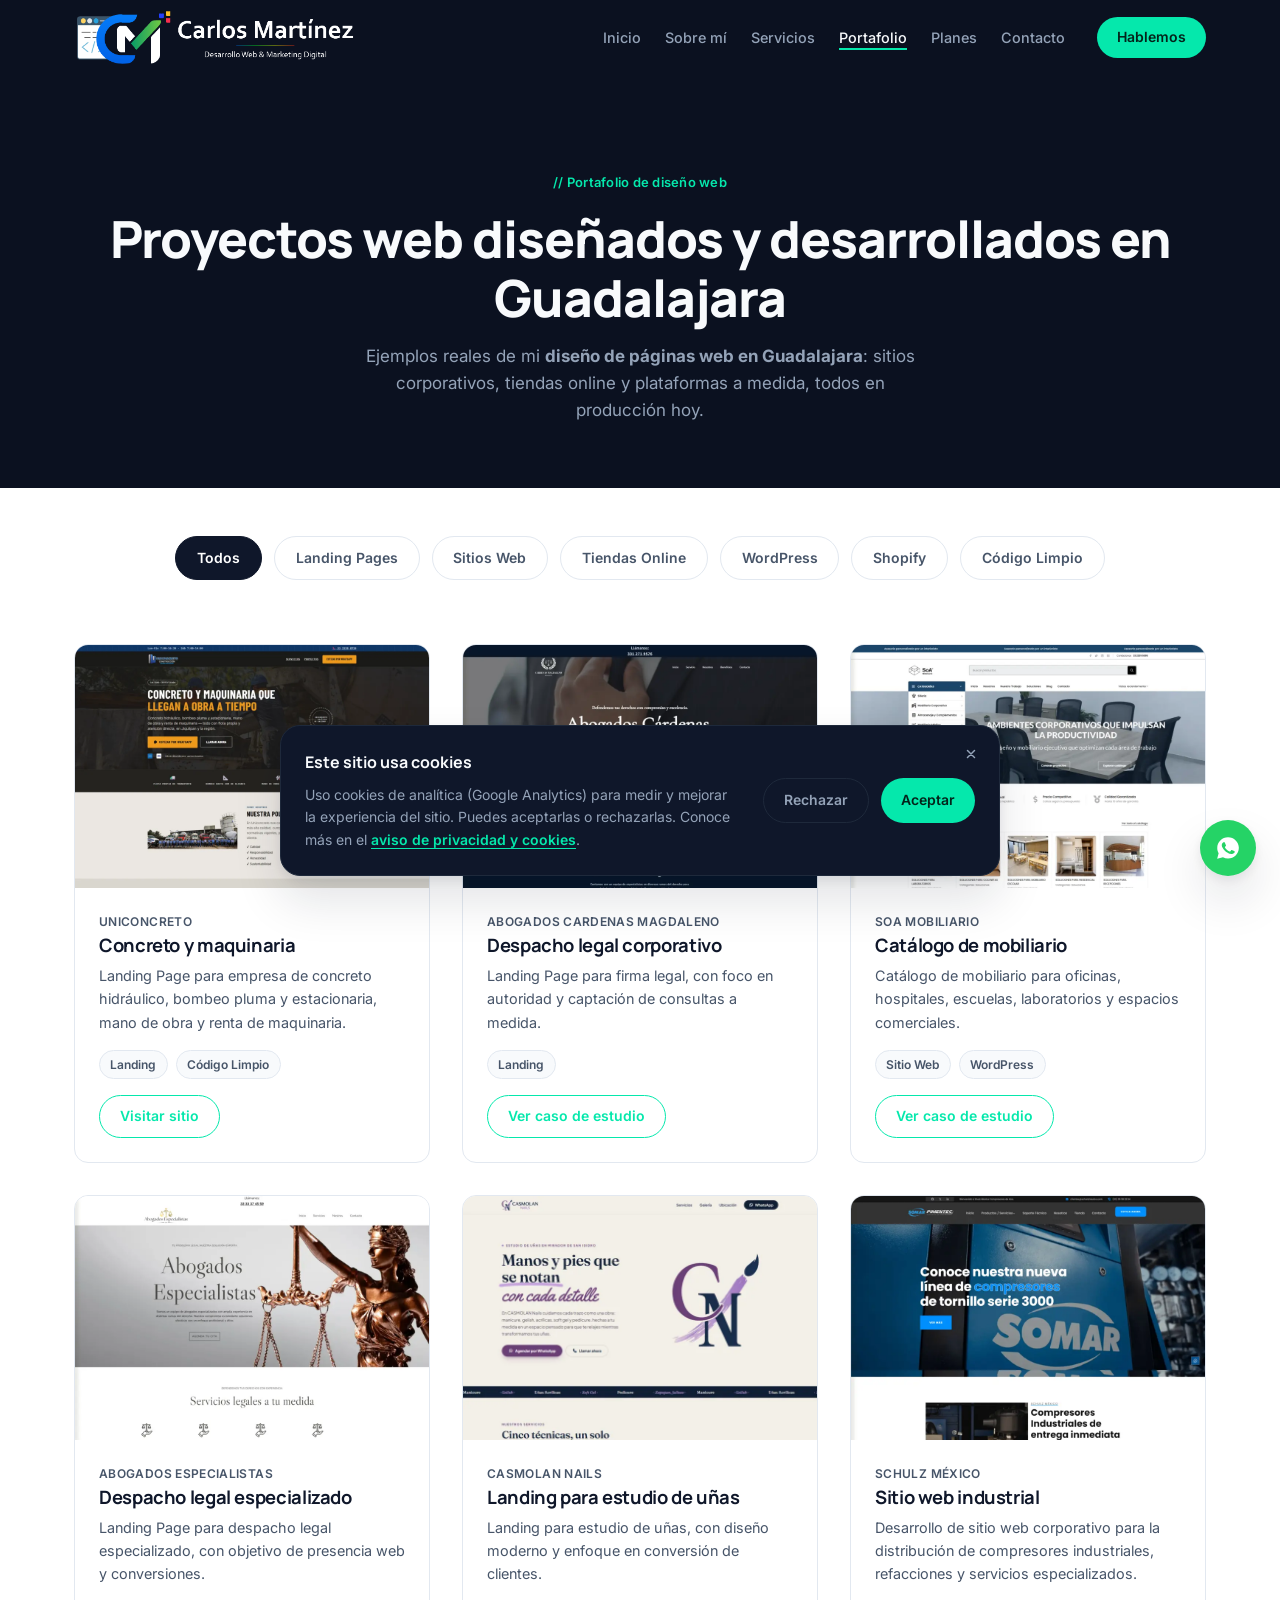
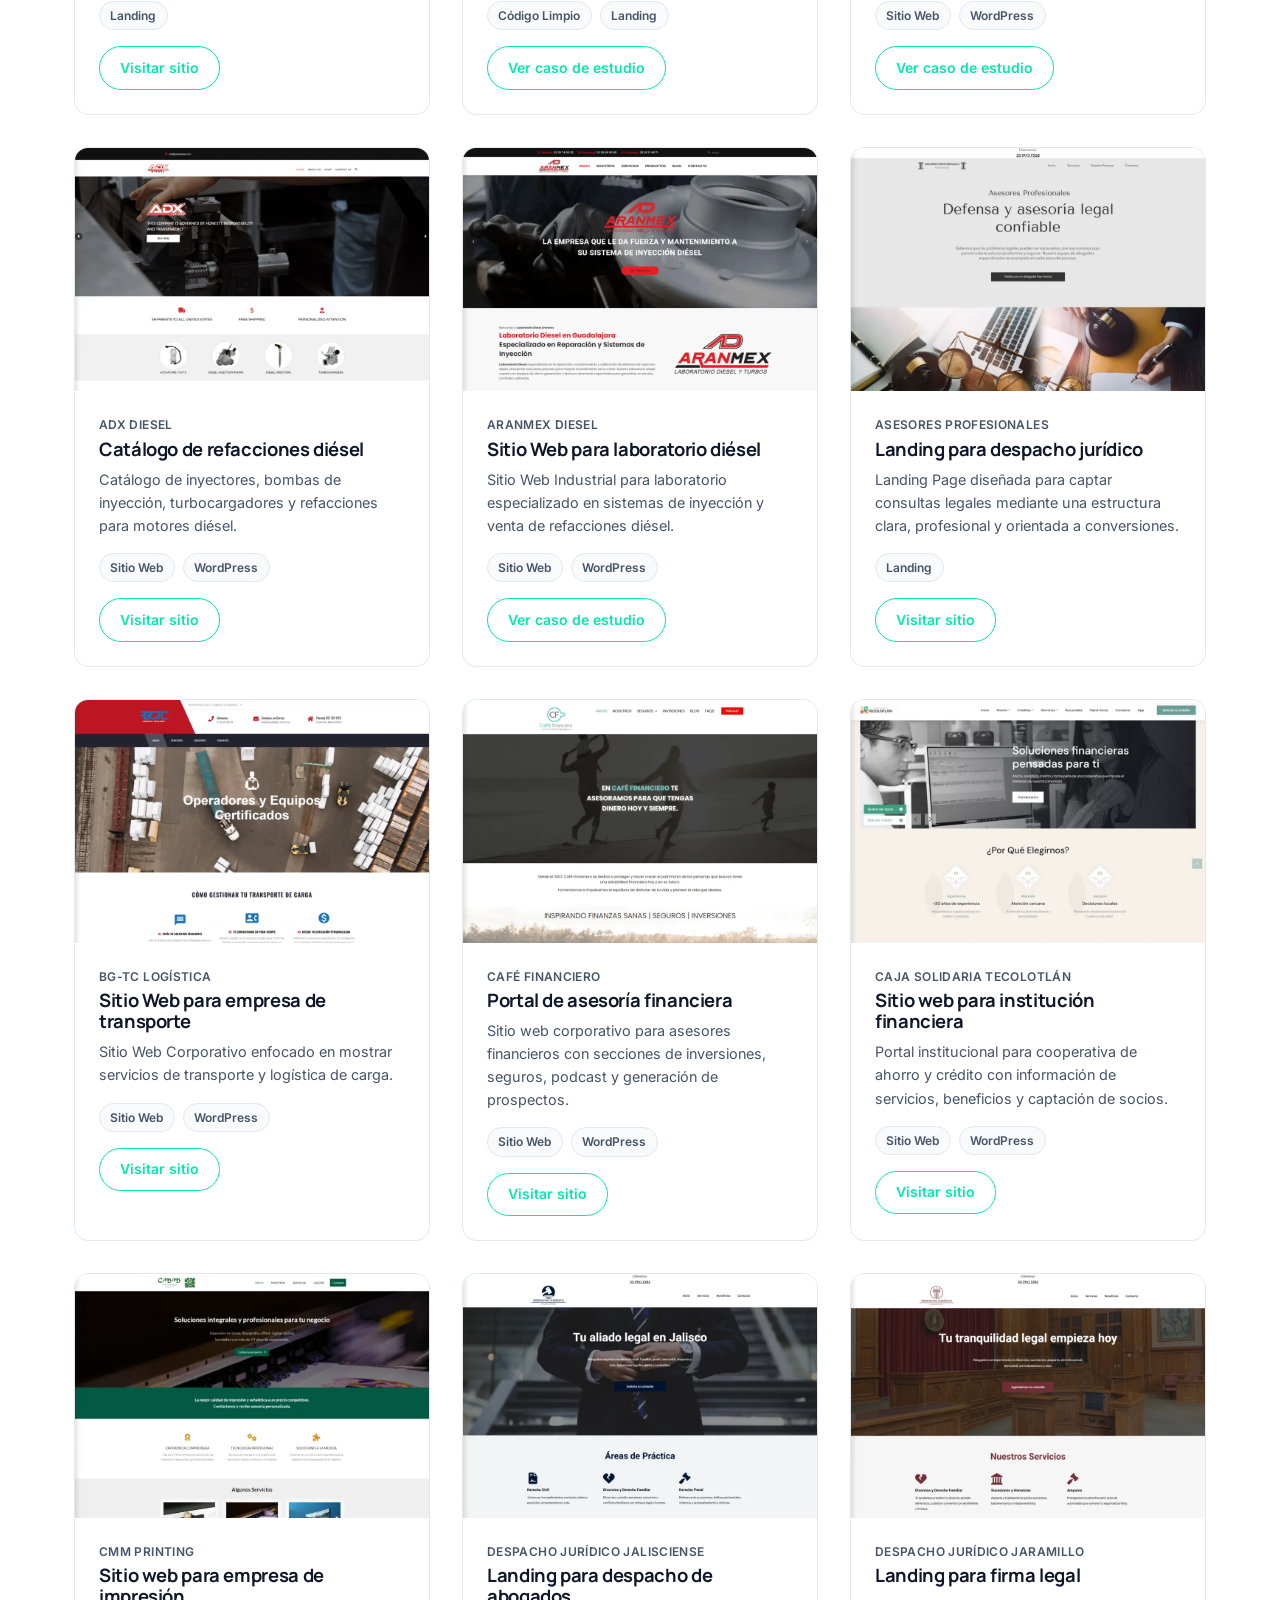
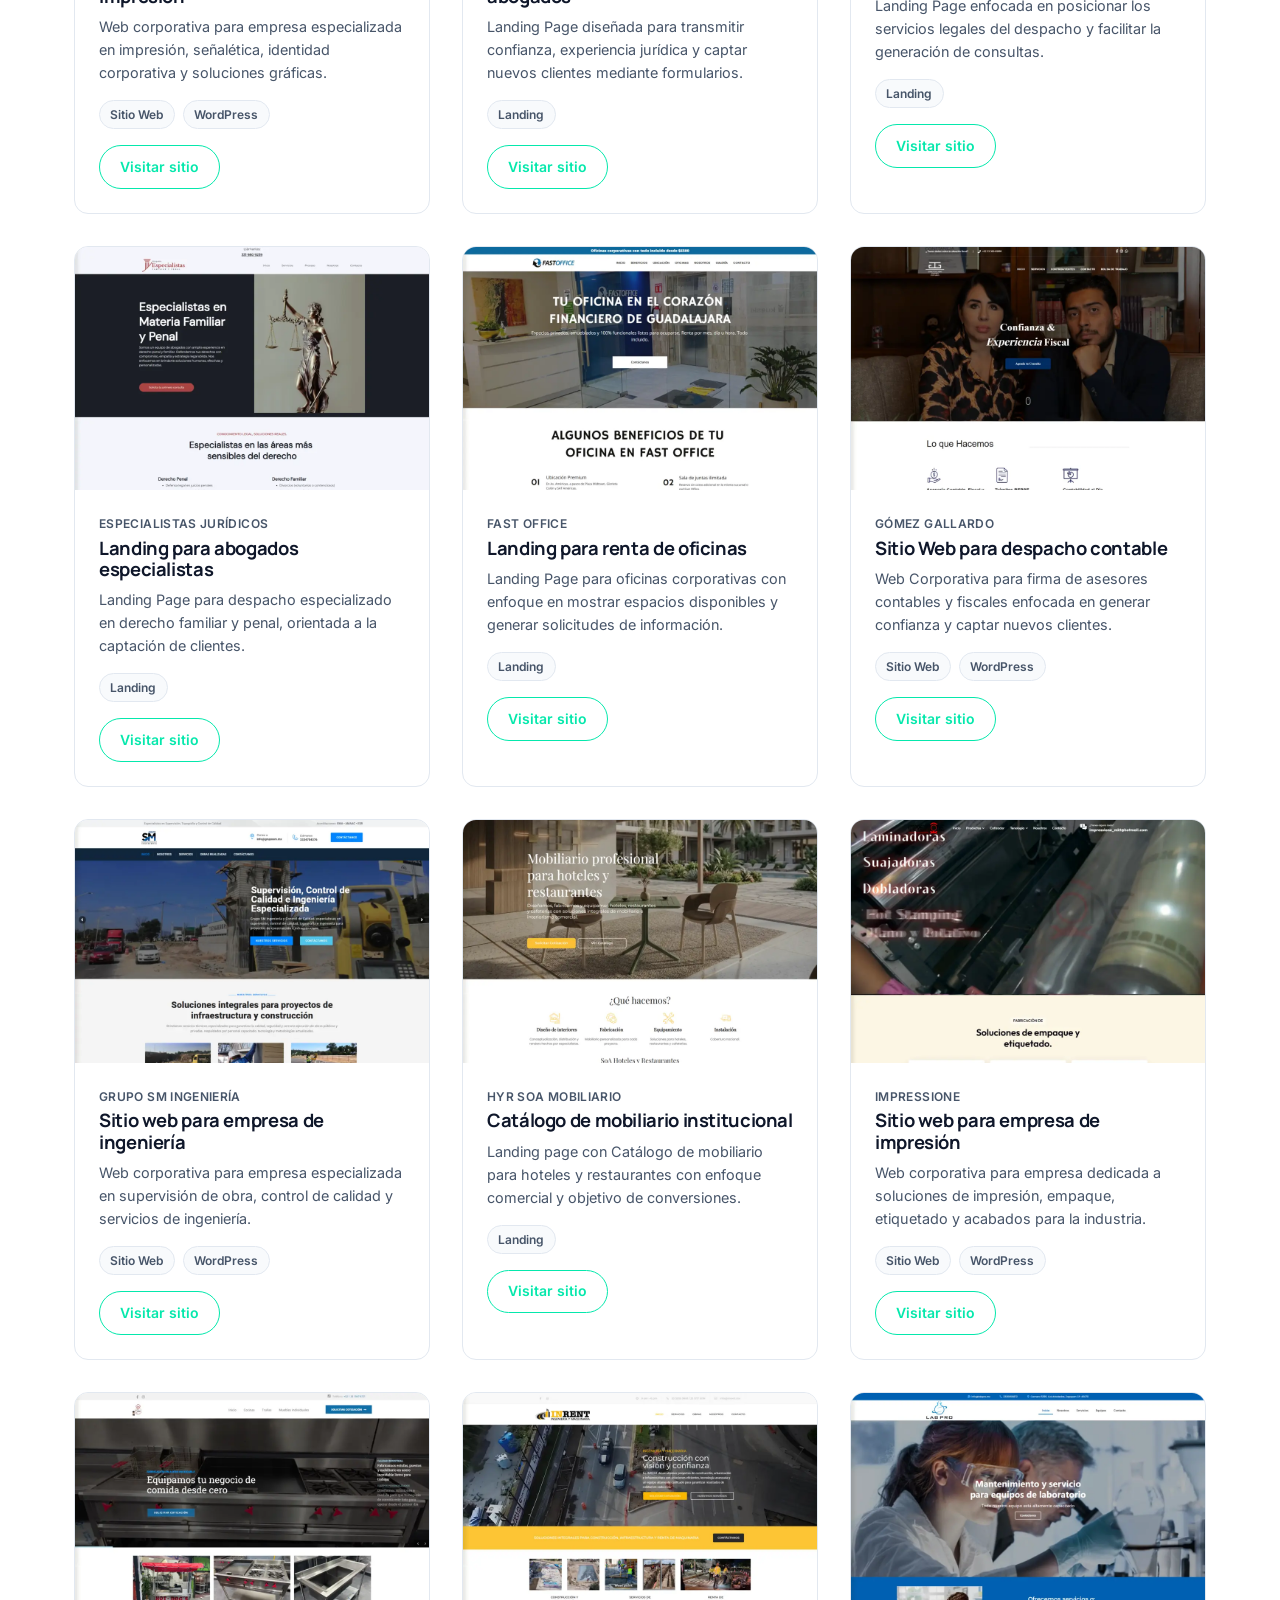
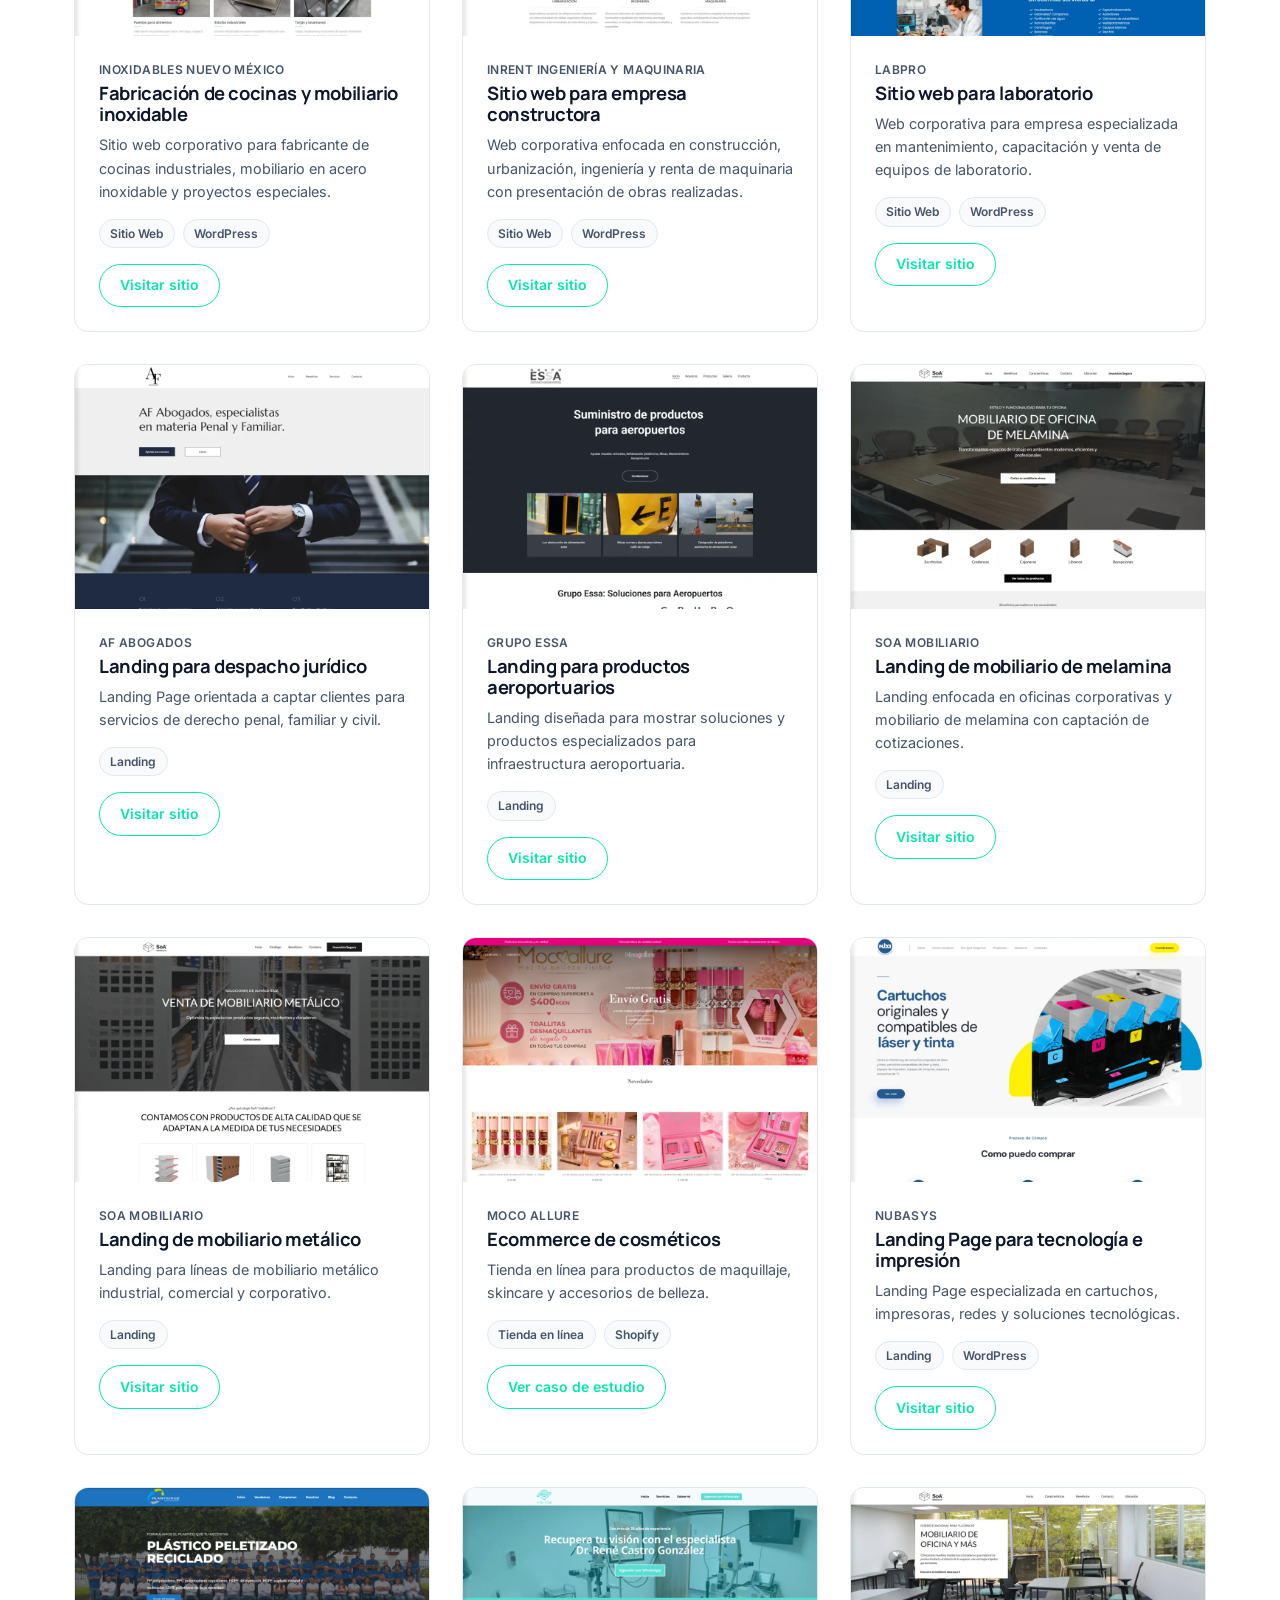
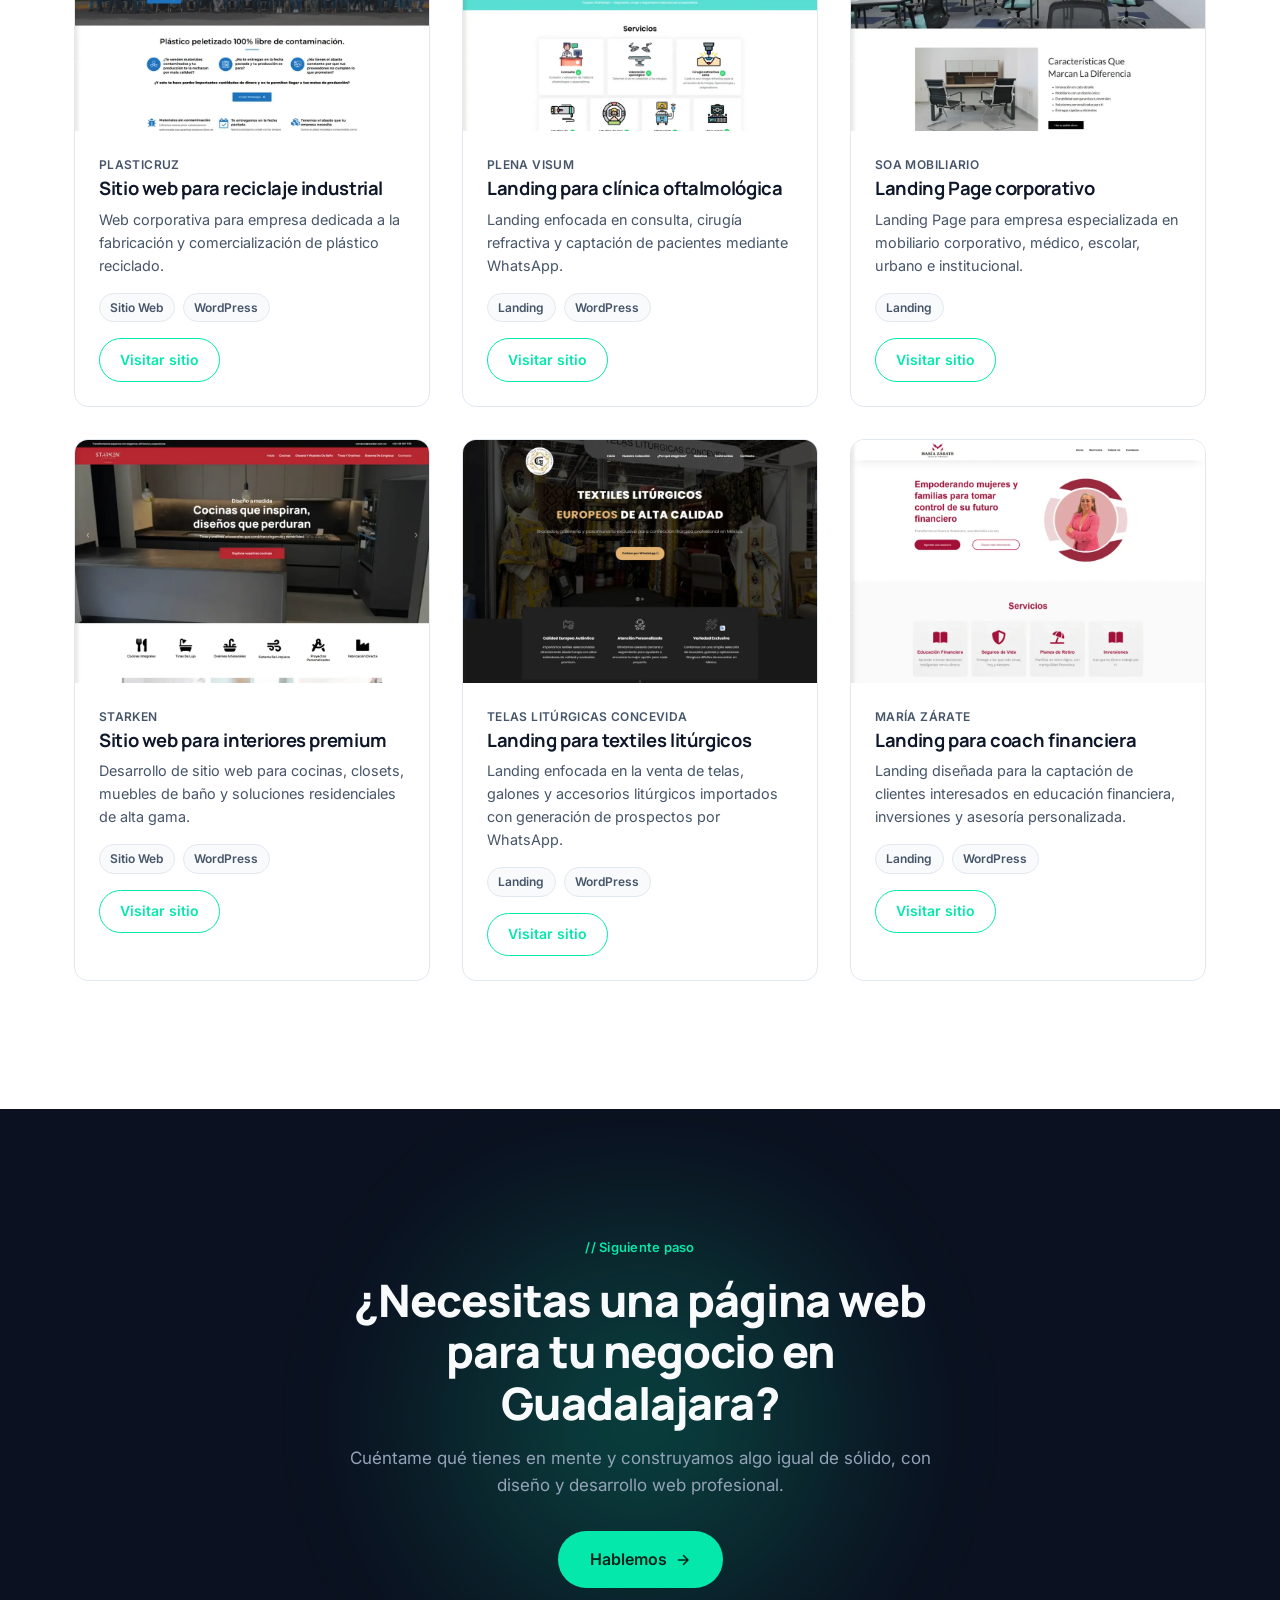
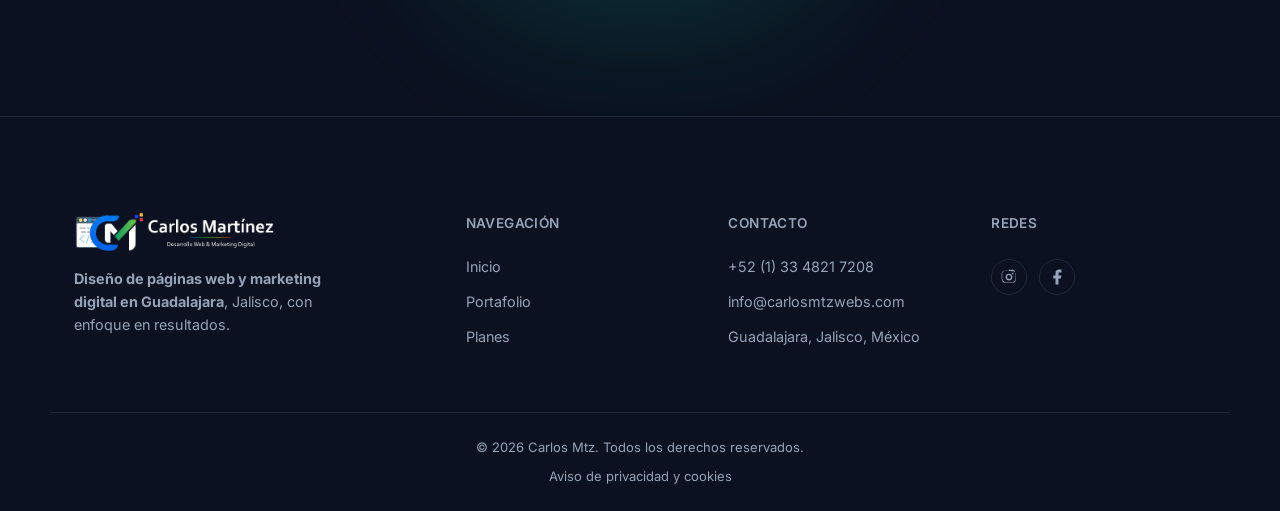
<file: portfolio.html>
<!doctype html>
<html lang="es">
  <head>
    <!-- Google tag (gtag.js) -->
    <script
      async
      src="https://www.googletagmanager.com/gtag/js?id=G-VCGL5HLWEN"
    ></script>
    <script>
      window.dataLayer = window.dataLayer || [];
      function gtag() {
        dataLayer.push(arguments);
      }
      gtag("consent", "default", {
        ad_storage: "denied",
        analytics_storage: "granted",
        functionality_storage: "granted",
        personalization_storage: "denied",
        security_storage: "granted",
        wait_for_update: 500,
      });
      gtag("js", new Date());

      gtag("config", "G-VCGL5HLWEN", { anonymize_ip: true });
    </script>
    <meta charset="UTF-8" />
    <meta name="viewport" content="width=device-width, initial-scale=1.0" />
    <meta name="theme-color" content="#0b1120" />

    <!-- ===== SEO :: Meta principal ===== -->
    <title>Portafolio de Diseño Web | Proyectos de Carlos Martínez</title>
    <meta
      name="description"
      content="Portafolio de diseño y desarrollo web de Carlos Martínez en Guadalajara: sitios corporativos, landing pages, tiendas en Shopify y proyectos en WordPress."
    />
    <meta name="robots" content="index, follow, max-image-preview:large" />
    <meta name="author" content="Carlos Martínez" />
    <link rel="canonical" href="https://www.carlosmtzwebs.com/portfolio" />

    <!-- ===== Open Graph ===== -->
    <meta property="og:type" content="website" />
    <meta
      property="og:title"
      content="Portafolio de Diseño Web | Proyectos de Carlos Martínez"
    />
    <meta
      property="og:description"
      content="Proyectos web reales: sitios corporativos, tiendas online, landing pages y plataformas a medida en Guadalajara."
    />
    <meta
      property="og:image"
      content="https://www.carlosmtzwebs.com/assets/og-diseno-paginas-web-guadalajara.webp"
    />
    <meta
      property="og:url"
      content="https://www.carlosmtzwebs.com/portfolio.html"
    />
    <meta property="og:locale" content="es_MX" />
    <meta property="og:site_name" content="Carlos Martínez" />

    <meta name="twitter:card" content="summary_large_image" />
    <meta
      name="twitter:title"
      content="Portafolio de Diseño Web | Proyectos de Carlos Martínez"
    />
    <meta
      name="twitter:description"
      content="Proyectos web reales: sitios corporativos, tiendas online, landing pages y plataformas a medida en Guadalajara."
    />

    <!-- ===== Favicon ===== -->
    <link rel="icon" type="image/svg+xml" href="assets/imgs/favicon.svg" />

    <link rel="preconnect" href="https://fonts.googleapis.com" />
    <link rel="preconnect" href="https://fonts.gstatic.com" crossorigin />
    <link
      href="https://fonts.googleapis.com/css2?family=Inter:wght@400;500;600&family=Manrope:wght@500;700;800&display=swap"
      rel="stylesheet"
    />

    <link rel="stylesheet" href="style.css" />

    <!-- ===== Schema.org ===== -->
    <script type="application/ld+json">
      {
        "@context": "https://schema.org",
        "@graph": [
          {
            "@type": "WebSite",
            "@id": "https://www.carlosmtzwebs.com/#website",
            "url": "https://www.carlosmtzwebs.com/",
            "name": "Carlos Martínez — Diseño de Páginas Web en Guadalajara",
            "inLanguage": "es-MX",
            "publisher": {
              "@type": "Organization",
              "name": "Carlos Martínez",
              "url": "https://www.carlosmtzwebs.com/",
              "logo": "https://www.carlosmtzwebs.com/assets/imgs/logo-diseno-paginas-web-guadalajara.png"
            }
          },
          {
            "@type": "CollectionPage",
            "@id": "https://www.carlosmtzwebs.com/portfolio.html#collection",
            "url": "https://www.carlosmtzwebs.com/portfolio.html",
            "name": "Portafolio de Diseño Web | Proyectos de Carlos Martínez",
            "description": "Proyectos web reales: sitios corporativos, tiendas online, landing pages y plataformas a medida en Guadalajara.",
            "inLanguage": "es-MX",
            "isPartOf": {
              "@id": "https://www.carlosmtzwebs.com/#website"
            },
            "about": {
              "@type": "Person",
              "name": "Carlos Martínez"
            }
          }
        ]
      }
    </script>
  </head>
  <body>
    <a class="skip-link" href="#main">Saltar al contenido principal</a>

    <!-- ============================================ -->
    <!-- NAVBAR                                        -->
    <!-- ============================================ -->
    <header class="navbar" id="navbar" role="banner">
      <nav class="navbar__inner" aria-label="Navegación principal">
        <a
          href="index.html"
          class="navbar__logo"
          aria-label="Carlos Martínez — Inicio"
        >
          <img
            class="navbar__logo-img"
            src="assets/imgs/logo-diseno-paginas-web-guadalajara.png"
            alt="Logo Carlos Martínez — Diseño de páginas web en Guadalajara" title="Diseño de páginas web en Guadalajara | Carlos Martínez"
          />
        </a>

        <button
          class="navbar__toggle"
          id="navToggle"
          aria-label="Abrir menú"
          aria-expanded="false"
          aria-controls="navMenu"
        >
          <span></span><span></span><span></span>
        </button>

        <div class="navbar__menu" id="navMenu">
          <ul class="navbar__links">
            <li><a href="index.html">Inicio</a></li>
            <li><a href="index.html#sobre-mi">Sobre mí</a></li>
            <li><a href="index.html#servicios">Servicios</a></li>
            <li><a href="portfolio.html" class="is-active">Portafolio</a></li>
            <li><a href="planes.html">Planes</a></li>
            <li><a href="index.html#contacto">Contacto</a></li>
          </ul>
          <a
            href="https://wa.me/523348217208"
            target="_blank"
            rel="noopener noreferrer"
            class="btn btn--primary btn--sm navbar__cta"
            >Hablemos</a
          >
        </div>
      </nav>
    </header>

    <main id="main">
      <!-- ============================================ -->
      <!-- HERO PEQUEÑO                                  -->
      <!-- ============================================ -->
      <section class="page-hero" aria-label="Introducción al portafolio">
        <div class="container">
          <p class="eyebrow" style="display: flex; justify-content: center">
            // Portafolio de diseño web
          </p>
          <h1 class="page-hero__title">
            Proyectos web diseñados y desarrollados en Guadalajara
          </h1>
          <p class="page-hero__subtitle" style="margin-inline: auto">
            Ejemplos reales de mi <strong>diseño de páginas web en
            Guadalajara</strong>: sitios corporativos, tiendas online y
            plataformas a medida, todos en producción hoy.
          </p>
        </div>
      </section>

      <!-- ============================================ -->
      <!-- FILTROS                                       -->
      <!-- ============================================ -->
      <div class="container">
        <div
          class="filters"
          role="group"
          aria-label="Filtrar proyectos por categoría"
        >
          <button class="filter-btn is-active" data-filter="todos">
            Todos
          </button>
          <button class="filter-btn" data-filter="landing">
            Landing Pages
          </button>
          <button class="filter-btn" data-filter="web">Sitios Web</button>
          <button class="filter-btn" data-filter="tienda">
            Tiendas Online
          </button>
          <button class="filter-btn" data-filter="wordpress">WordPress</button>
          <button class="filter-btn" data-filter="shopify">Shopify</button>
          <button class="filter-btn" data-filter="codigo">Código Limpio</button>
        </div>

        <!-- ============================================ -->
        <!-- GRID DE PROYECTOS                             -->
        <!-- ============================================ -->
        <div class="portfolio-grid" id="portfolioGrid">
          <article class="portfolio-card" data-category="landing codigo">
            <a
              href="https://uniconcreto.landingsp.com/"
              target="_blank"
              rel="noopener noreferrer"
              class="portfolio-card__media"
            >
              <img
                src="assets/imgs/portfolio/landing-page-uniconcreto.webp"
                alt="Diseño de página web para Uniconcreto"
                title="Diseño de página web para Uniconcreto — Diseño de páginas web en Guadalajara"
                loading="lazy"
                width="600"
                height="420"
              />
            </a>
            <div class="portfolio-card__body">
              <p class="portfolio-card__client">Uniconcreto</p>
              <h3 class="portfolio-card__title">Concreto y maquinaria</h3>
              <p class="portfolio-card__text">
                Landing Page para empresa de concreto hidráulico, bombeo pluma y
                estacionaria, mano de obra y renta de maquinaria.
              </p>
              <div class="portfolio-card__tags">
                <span>Landing</span><span>Código Limpio</span>
              </div>
              <div class="portfolio-card__actions">
                <a
                  href="https://uniconcreto.landingsp.com/"
                  target="_blank"
                  rel="noopener noreferrer"
                  class="btn btn--outline btn--sm"
                  >Visitar sitio</a
                >
              </div>
            </div>
          </article>

          <article class="portfolio-card" data-category="landing">
            <a
              href="proyectos/abogados-cardenas-magdaleno/index.html"
              class="portfolio-card__media"
            >
              <img
                src="assets/imgs/portfolio/pagina-web-abogados-cardenas-magdaleno.webp"
                alt="Diseño de página web para Abogados Cárdenas Magdaleno, firma legal"
                title="Diseño de página web para Abogados Cárdenas Magdaleno, firma legal — Diseño de páginas web en Guadalajara"
                loading="lazy"
                width="600"
                height="420"
              />
            </a>
            <div class="portfolio-card__body">
              <p class="portfolio-card__client">Abogados Cardenas Magdaleno</p>
              <h3 class="portfolio-card__title">Despacho legal corporativo</h3>
              <p class="portfolio-card__text">
                Landing Page para firma legal, con foco en autoridad y captación
                de consultas a medida.
              </p>
              <div class="portfolio-card__tags">
                <span>Landing</span>
              </div>
              <div class="portfolio-card__actions">
                <a
                  href="proyectos/abogados-cardenas-magdaleno/index.html"
                  class="btn btn--outline btn--sm"
                  >Ver caso de estudio</a
                >
              </div>
            </div>
          </article>

          <article class="portfolio-card" data-category="web wordpress">
            <a
              href="proyectos/soa-mobiliario/index.html"
              class="portfolio-card__media"
            >
              <img
                src="assets/imgs/portfolio/pagina-web-soa-mobiliario.webp"
                alt="Diseño de página web para SoA Mobiliario, catálogo de mobiliario"
                title="Diseño de página web para SoA Mobiliario, catálogo de mobiliario — Diseño de páginas web en Guadalajara"
                loading="lazy"
                width="600"
                height="420"
              />
            </a>
            <div class="portfolio-card__body">
              <p class="portfolio-card__client">SOA Mobiliario</p>
              <h3 class="portfolio-card__title">Catálogo de mobiliario</h3>
              <p class="portfolio-card__text">
                Catálogo de mobiliario para oficinas, hospitales, escuelas,
                laboratorios y espacios comerciales.
              </p>
              <div class="portfolio-card__tags">
                <span>Sitio Web</span><span>WordPress</span>
              </div>
              <div class="portfolio-card__actions">
                <a
                  href="proyectos/soa-mobiliario/index.html"
                  class="btn btn--outline btn--sm"
                  >Ver caso de estudio</a
                >
              </div>
            </div>
          </article>

          <article class="portfolio-card" data-category="landing">
            <a
              href="https://abogadosespecialistasmx.com/"
              target="_blank"
              rel="noopener noreferrer"
              class="portfolio-card__media"
            >
              <img
                src="assets/imgs/portfolio/landing-page-abogados-especialistas.webp"
                alt="Diseño de página web para Abogados Especialistas"
                title="Diseño de página web para Abogados Especialistas — Diseño de páginas web en Guadalajara"
                loading="lazy"
                width="600"
                height="420"
              />
            </a>
            <div class="portfolio-card__body">
              <p class="portfolio-card__client">Abogados Especialistas</p>
              <h3 class="portfolio-card__title">
                Despacho legal especializado
              </h3>
              <p class="portfolio-card__text">
                Landing Page para despacho legal especializado, con objetivo de
                presencia web y conversiones.
              </p>
              <div class="portfolio-card__tags">
                <span>Landing</span>
              </div>
              <div class="portfolio-card__actions">
                <a
                  href="https://abogadosespecialistasmx.com/"
                  target="_blank"
                  rel="noopener noreferrer"
                  class="btn btn--outline btn--sm"
                  >Visitar sitio</a
                >
              </div>
            </div>
          </article>

          <article class="portfolio-card" data-category="landing codigo">
            <a
              href="proyectos/casmolan-nails/index.html"
              class="portfolio-card__media"
            >
              <img
                src="assets/imgs/portfolio/landing-page-casmolan-nails.webp"
                alt="Diseño de landing page para CASMOLAN Nails, estudio de uñas"
                title="Diseño de landing page para CASMOLAN Nails, estudio de uñas — Diseño de páginas web en Guadalajara"
                loading="lazy"
                width="600"
                height="420"
              />
            </a>
            <div class="portfolio-card__body">
              <p class="portfolio-card__client">CASMOLAN Nails</p>
              <h3 class="portfolio-card__title">
                Landing para estudio de uñas
              </h3>
              <p class="portfolio-card__text">
                Landing para estudio de uñas, con diseño moderno y enfoque en
                conversión de clientes.
              </p>
              <div class="portfolio-card__tags">
                <span>Código Limpio</span><span>Landing</span>
              </div>
              <div class="portfolio-card__actions">
                <a
                  href="proyectos/casmolan-nails/index.html"
                  class="btn btn--outline btn--sm"
                  >Ver caso de estudio</a
                >
              </div>
            </div>
          </article>

          <article class="portfolio-card" data-category="web wordpress">
            <a
              href="proyectos/schulz-mexico/index.html"
              class="portfolio-card__media"
            >
              <img
                src="assets/imgs/portfolio/pagina-web-schulz-mexico.webp"
                alt="Diseño de página web para Schulz México, compresores industriales"
                title="Diseño de página web para Schulz México, compresores industriales — Diseño de páginas web en Guadalajara"
                loading="lazy"
                width="600"
                height="420"
              />
            </a>
            <div class="portfolio-card__body">
              <p class="portfolio-card__client">Schulz México</p>
              <h3 class="portfolio-card__title">Sitio web industrial</h3>
              <p class="portfolio-card__text">
                Desarrollo de sitio web corporativo para la distribución de
                compresores industriales, refacciones y servicios
                especializados.
              </p>
              <div class="portfolio-card__tags">
                <span>Sitio Web</span><span>WordPress</span>
              </div>
              <div class="portfolio-card__actions">
                <a
                  href="proyectos/schulz-mexico/index.html"
                  class="btn btn--outline btn--sm"
                  >Ver caso de estudio</a
                >
              </div>
            </div>
          </article>

          <article class="portfolio-card" data-category="web wordpress">
            <a
              href="https://adxdiesel.com/"
              target="_blank"
              rel="noopener noreferrer"
              class="portfolio-card__media"
            >
              <img
                src="assets/imgs/portfolio/pagina-web-adx-diesel.webp"
                alt="Diseño de página web para ADX Diesel"
                title="Diseño de página web para ADX Diesel — Diseño de páginas web en Guadalajara"
                loading="lazy"
                width="600"
                height="420"
              />
            </a>
            <div class="portfolio-card__body">
              <p class="portfolio-card__client">ADX Diesel</p>
              <h3 class="portfolio-card__title">
                Catálogo de refacciones diésel
              </h3>
              <p class="portfolio-card__text">
                Catálogo de inyectores, bombas de inyección, turbocargadores y
                refacciones para motores diésel.
              </p>
              <div class="portfolio-card__tags">
                <span>Sitio Web</span><span>WordPress</span>
              </div>
              <div class="portfolio-card__actions">
                <a
                  href="https://adxdiesel.com/"
                  target="_blank"
                  rel="noopener noreferrer"
                  class="btn btn--outline btn--sm"
                  >Visitar sitio</a
                >
              </div>
            </div>
          </article>

          <article class="portfolio-card" data-category="web wordpress">
            <a
              href="proyectos/aranmex-diesel/index.html"
              class="portfolio-card__media"
            >
              <img
                src="assets/imgs/portfolio/pagina-web-aranmex-diesel.webp"
                alt="Diseño de página web para Aranmex Diesel, laboratorio de inyección diésel"
                title="Diseño de página web para Aranmex Diesel, laboratorio de inyección diésel — Diseño de páginas web en Guadalajara"
                loading="lazy"
                width="600"
                height="420"
              />
            </a>
            <div class="portfolio-card__body">
              <p class="portfolio-card__client">Aranmex Diesel</p>
              <h3 class="portfolio-card__title">
                Sitio Web para laboratorio diésel
              </h3>
              <p class="portfolio-card__text">
                Sitio Web Industrial para laboratorio especializado en sistemas
                de inyección y venta de refacciones diésel.
              </p>
              <div class="portfolio-card__tags">
                <span>Sitio Web</span><span>WordPress</span>
              </div>
              <div class="portfolio-card__actions">
                <a
                  href="proyectos/aranmex-diesel/index.html"
                  class="btn btn--outline btn--sm"
                  >Ver caso de estudio</a
                >
              </div>
            </div>
          </article>

          <article class="portfolio-card" data-category="landing">
            <a
              href="https://asesoresprofesionalesmx.com/"
              target="_blank"
              rel="noopener noreferrer"
              class="portfolio-card__media"
            >
              <img
                src="assets/imgs/portfolio/landing-page-asesores-profesionales.webp"
                alt="Diseño de página web para Asesores Profesionales"
                title="Diseño de página web para Asesores Profesionales — Diseño de páginas web en Guadalajara"
                loading="lazy"
                width="600"
                height="420"
              />
            </a>
            <div class="portfolio-card__body">
              <p class="portfolio-card__client">Asesores Profesionales</p>
              <h3 class="portfolio-card__title">
                Landing para despacho jurídico
              </h3>
              <p class="portfolio-card__text">
                Landing Page diseñada para captar consultas legales mediante una
                estructura clara, profesional y orientada a conversiones.
              </p>
              <div class="portfolio-card__tags">
                <span>Landing</span>
              </div>
              <div class="portfolio-card__actions">
                <a
                  href="https://asesoresprofesionalesmx.com/"
                  target="_blank"
                  rel="noopener noreferrer"
                  class="btn btn--outline btn--sm"
                  >Visitar sitio</a
                >
              </div>
            </div>
          </article>

          <article class="portfolio-card" data-category="web wordpress">
            <a
              href="https://bgtclogistica.com/"
              target="_blank"
              rel="noopener noreferrer"
              class="portfolio-card__media"
            >
              <img
                src="assets/imgs/portfolio/pagina-web-bgtc-logistica.webp"
                alt="Diseño de página web para BG-TC Logística"
                title="Diseño de página web para BG-TC Logística — Diseño de páginas web en Guadalajara"
                loading="lazy"
                width="600"
                height="420"
              />
            </a>
            <div class="portfolio-card__body">
              <p class="portfolio-card__client">BG-TC Logística</p>
              <h3 class="portfolio-card__title">
                Sitio Web para empresa de transporte
              </h3>
              <p class="portfolio-card__text">
                Sitio Web Corporativo enfocado en mostrar servicios de
                transporte y logística de carga.
              </p>
              <div class="portfolio-card__tags">
                <span>Sitio Web</span><span>WordPress</span>
              </div>
              <div class="portfolio-card__actions">
                <a
                  href="https://bgtclogistica.com/"
                  target="_blank"
                  rel="noopener noreferrer"
                  class="btn btn--outline btn--sm"
                  >Visitar sitio</a
                >
              </div>
            </div>
          </article>

          <article class="portfolio-card" data-category="web wordpress">
            <a
              href="https://cafefinanciero.mx/"
              target="_blank"
              rel="noopener noreferrer"
              class="portfolio-card__media"
            >
              <img
                src="assets/imgs/portfolio/pagina-web-cafe-financiero.webp"
                alt="Diseño de página web para Café Financiero"
                title="Diseño de página web para Café Financiero — Diseño de páginas web en Guadalajara"
                loading="lazy"
                width="600"
                height="420"
              />
            </a>
            <div class="portfolio-card__body">
              <p class="portfolio-card__client">Café Financiero</p>
              <h3 class="portfolio-card__title">
                Portal de asesoría financiera
              </h3>
              <p class="portfolio-card__text">
                Sitio web corporativo para asesores financieros con secciones de
                inversiones, seguros, podcast y generación de prospectos.
              </p>
              <div class="portfolio-card__tags">
                <span>Sitio Web</span><span>WordPress</span>
              </div>
              <div class="portfolio-card__actions">
                <a
                  href="https://cafefinanciero.mx/"
                  target="_blank"
                  rel="noopener noreferrer"
                  class="btn btn--outline btn--sm"
                  >Visitar sitio</a
                >
              </div>
            </div>
          </article>

          <article class="portfolio-card" data-category="web wordpress">
            <a
              href="https://cajasolidariateco.com/"
              target="_blank"
              rel="noopener noreferrer"
              class="portfolio-card__media"
            >
              <img
                src="assets/imgs/portfolio/pagina-web-caja-solidaria-tecolotlan.webp"
                alt="Diseño de página web para Caja Solidaria Tecolotlán"
                title="Diseño de página web para Caja Solidaria Tecolotlán — Diseño de páginas web en Guadalajara"
                loading="lazy"
                width="600"
                height="420"
              />
            </a>
            <div class="portfolio-card__body">
              <p class="portfolio-card__client">Caja Solidaria Tecolotlán</p>
              <h3 class="portfolio-card__title">
                Sitio web para institución financiera
              </h3>
              <p class="portfolio-card__text">
                Portal institucional para cooperativa de ahorro y crédito con
                información de servicios, beneficios y captación de socios.
              </p>
              <div class="portfolio-card__tags">
                <span>Sitio Web</span><span>WordPress</span>
              </div>
              <div class="portfolio-card__actions">
                <a
                  href="https://cajasolidariateco.com/"
                  target="_blank"
                  rel="noopener noreferrer"
                  class="btn btn--outline btn--sm"
                  >Visitar sitio</a
                >
              </div>
            </div>
          </article>

          <article class="portfolio-card" data-category="web wordpress">
            <a
              href="https://cmmprinting.com.mx/"
              target="_blank"
              rel="noopener noreferrer"
              class="portfolio-card__media"
            >
              <img
                src="assets/imgs/portfolio/pagina-web-cmm-printing.webp"
                alt="Diseño de página web para CMM Printing"
                title="Diseño de página web para CMM Printing — Diseño de páginas web en Guadalajara"
                loading="lazy"
                width="600"
                height="420"
              />
            </a>
            <div class="portfolio-card__body">
              <p class="portfolio-card__client">CMM Printing</p>
              <h3 class="portfolio-card__title">
                Sitio web para empresa de impresión
              </h3>
              <p class="portfolio-card__text">
                Web corporativa para empresa especializada en impresión,
                señalética, identidad corporativa y soluciones gráficas.
              </p>
              <div class="portfolio-card__tags">
                <span>Sitio Web</span><span>WordPress</span>
              </div>
              <div class="portfolio-card__actions">
                <a
                  href="https://cmmprinting.com.mx/"
                  target="_blank"
                  rel="noopener noreferrer"
                  class="btn btn--outline btn--sm"
                  >Visitar sitio</a
                >
              </div>
            </div>
          </article>

          <article class="portfolio-card" data-category="landing">
            <a
              href="https://despachojuridicojalisciense.com/"
              target="_blank"
              rel="noopener noreferrer"
              class="portfolio-card__media"
            >
              <img
                src="assets/imgs/portfolio/landing-page-despacho-juridico-jalisciense.webp"
                alt="Diseño de página web para Despacho Jurídico Jalisciense"
                title="Diseño de página web para Despacho Jurídico Jalisciense — Diseño de páginas web en Guadalajara"
                loading="lazy"
                width="600"
                height="420"
              />
            </a>
            <div class="portfolio-card__body">
              <p class="portfolio-card__client">
                Despacho Jurídico Jalisciense
              </p>
              <h3 class="portfolio-card__title">
                Landing para despacho de abogados
              </h3>
              <p class="portfolio-card__text">
                Landing Page diseñada para transmitir confianza, experiencia
                jurídica y captar nuevos clientes mediante formularios.
              </p>
              <div class="portfolio-card__tags">
                <span>Landing</span>
              </div>
              <div class="portfolio-card__actions">
                <a
                  href="https://despachojuridicojalisciense.com/"
                  target="_blank"
                  rel="noopener noreferrer"
                  class="btn btn--outline btn--sm"
                  >Visitar sitio</a
                >
              </div>
            </div>
          </article>

          <article class="portfolio-card" data-category="landing">
            <a
              href="https://despachojuridicojaramillo.com/"
              target="_blank"
              rel="noopener noreferrer"
              class="portfolio-card__media"
            >
              <img
                src="assets/imgs/portfolio/landing-page-despacho-juridico-jaramillo.webp"
                alt="Diseño de página web para Despacho Jurídico Jaramillo"
                title="Diseño de página web para Despacho Jurídico Jaramillo — Diseño de páginas web en Guadalajara"
                loading="lazy"
                width="600"
                height="420"
              />
            </a>
            <div class="portfolio-card__body">
              <p class="portfolio-card__client">Despacho Jurídico Jaramillo</p>
              <h3 class="portfolio-card__title">Landing para firma legal</h3>
              <p class="portfolio-card__text">
                Landing Page enfocada en posicionar los servicios legales del
                despacho y facilitar la generación de consultas.
              </p>
              <div class="portfolio-card__tags">
                <span>Landing</span>
              </div>
              <div class="portfolio-card__actions">
                <a
                  href="https://despachojuridicojaramillo.com/"
                  target="_blank"
                  rel="noopener noreferrer"
                  class="btn btn--outline btn--sm"
                  >Visitar sitio</a
                >
              </div>
            </div>
          </article>

          <article class="portfolio-card" data-category="landing">
            <a
              href="https://especialistasjuridicos.com/"
              target="_blank"
              rel="noopener noreferrer"
              class="portfolio-card__media"
            >
              <img
                src="assets/imgs/portfolio/landing-page-especialistas-juridicos.webp"
                alt="Diseño de página web para Especialistas Jurídicos"
                title="Diseño de página web para Especialistas Jurídicos — Diseño de páginas web en Guadalajara"
                loading="lazy"
                width="600"
                height="420"
              />
            </a>
            <div class="portfolio-card__body">
              <p class="portfolio-card__client">Especialistas Jurídicos</p>
              <h3 class="portfolio-card__title">
                Landing para abogados especialistas
              </h3>
              <p class="portfolio-card__text">
                Landing Page para despacho especializado en derecho familiar y
                penal, orientada a la captación de clientes.
              </p>
              <div class="portfolio-card__tags">
                <span>Landing</span>
              </div>
              <div class="portfolio-card__actions">
                <a
                  href="https://especialistasjuridicos.com/"
                  target="_blank"
                  rel="noopener noreferrer"
                  class="btn btn--outline btn--sm"
                  >Visitar sitio</a
                >
              </div>
            </div>
          </article>

          <article class="portfolio-card" data-category="landing">
            <a
              href="https://fastoffice.landingsp.com/"
              target="_blank"
              rel="noopener noreferrer"
              class="portfolio-card__media"
            >
              <img
                src="assets/imgs/portfolio/landing-page-fast-office.webp"
                alt="Diseño de página web para Fast Office"
                title="Diseño de página web para Fast Office — Diseño de páginas web en Guadalajara"
                loading="lazy"
                width="600"
                height="420"
              />
            </a>
            <div class="portfolio-card__body">
              <p class="portfolio-card__client">Fast Office</p>
              <h3 class="portfolio-card__title">
                Landing para renta de oficinas
              </h3>
              <p class="portfolio-card__text">
                Landing Page para oficinas corporativas con enfoque en mostrar
                espacios disponibles y generar solicitudes de información.
              </p>
              <div class="portfolio-card__tags">
                <span>Landing</span>
              </div>
              <div class="portfolio-card__actions">
                <a
                  href="https://fastoffice.landingsp.com/"
                  target="_blank"
                  rel="noopener noreferrer"
                  class="btn btn--outline btn--sm"
                  >Visitar sitio</a
                >
              </div>
            </div>
          </article>

          <article class="portfolio-card" data-category="web wordpress">
            <a
              href="https://gomezgallardo.com.mx/"
              target="_blank"
              rel="noopener noreferrer"
              class="portfolio-card__media"
            >
              <img
                src="assets/imgs/portfolio/pagina-web-gomez-gallardo.webp"
                alt="Diseño de página web para Gómez Gallardo"
                title="Diseño de página web para Gómez Gallardo — Diseño de páginas web en Guadalajara"
                loading="lazy"
                width="600"
                height="420"
              />
            </a>
            <div class="portfolio-card__body">
              <p class="portfolio-card__client">Gómez Gallardo</p>
              <h3 class="portfolio-card__title">
                Sitio Web para despacho contable
              </h3>
              <p class="portfolio-card__text">
                Web Corporativa para firma de asesores contables y fiscales
                enfocada en generar confianza y captar nuevos clientes.
              </p>
              <div class="portfolio-card__tags">
                <span>Sitio Web</span><span>WordPress</span>
              </div>
              <div class="portfolio-card__actions">
                <a
                  href="https://gomezgallardo.com.mx/"
                  target="_blank"
                  rel="noopener noreferrer"
                  class="btn btn--outline btn--sm"
                  >Visitar sitio</a
                >
              </div>
            </div>
          </article>

          <article class="portfolio-card" data-category="web wordpress">
            <a
              href="https://gruposm.mx/"
              target="_blank"
              rel="noopener noreferrer"
              class="portfolio-card__media"
            >
              <img
                src="assets/imgs/portfolio/pagina-web-grupo-sm-ingenieria.webp"
                alt="Diseño de página web para Grupo SM Ingeniería"
                title="Diseño de página web para Grupo SM Ingeniería — Diseño de páginas web en Guadalajara"
                loading="lazy"
                width="600"
                height="420"
              />
            </a>
            <div class="portfolio-card__body">
              <p class="portfolio-card__client">Grupo SM Ingeniería</p>
              <h3 class="portfolio-card__title">
                Sitio web para empresa de ingeniería
              </h3>
              <p class="portfolio-card__text">
                Web corporativa para empresa especializada en supervisión de
                obra, control de calidad y servicios de ingeniería.
              </p>
              <div class="portfolio-card__tags">
                <span>Sitio Web</span><span>WordPress</span>
              </div>
              <div class="portfolio-card__actions">
                <a
                  href="https://gruposm.mx/"
                  target="_blank"
                  rel="noopener noreferrer"
                  class="btn btn--outline btn--sm"
                  >Visitar sitio</a
                >
              </div>
            </div>
          </article>

          <article class="portfolio-card" data-category="landing">
            <a
              href="https://hyr.soa-mobiliario.com/"
              target="_blank"
              rel="noopener noreferrer"
              class="portfolio-card__media"
            >
              <img
                src="assets/imgs/portfolio/landing-page-hyr-soa-mobiliario.webp"
                alt="Diseño de página web para HYR SOA Mobiliario"
                title="Diseño de página web para HYR SOA Mobiliario — Diseño de páginas web en Guadalajara"
                loading="lazy"
                width="600"
                height="420"
              />
            </a>
            <div class="portfolio-card__body">
              <p class="portfolio-card__client">HyR SOA Mobiliario</p>
              <h3 class="portfolio-card__title">
                Catálogo de mobiliario institucional
              </h3>
              <p class="portfolio-card__text">
                Landing page con Catálogo de mobiliario para hoteles y
                restaurantes con enfoque comercial y objetivo de conversiones.
              </p>
              <div class="portfolio-card__tags">
                <span>Landing</span>
              </div>
              <div class="portfolio-card__actions">
                <a
                  href="https://hyr.soa-mobiliario.com/"
                  target="_blank"
                  rel="noopener noreferrer"
                  class="btn btn--outline btn--sm"
                  >Visitar sitio</a
                >
              </div>
            </div>
          </article>

          <article class="portfolio-card" data-category="web wordpress">
            <a
              href="https://impressione.mx/"
              target="_blank"
              rel="noopener noreferrer"
              class="portfolio-card__media"
            >
              <img
                src="assets/imgs/portfolio/pagina-web-impressione.webp"
                alt="Diseño de página web para Impressione"
                title="Diseño de página web para Impressione — Diseño de páginas web en Guadalajara"
                loading="lazy"
                width="600"
                height="420"
              />
            </a>
            <div class="portfolio-card__body">
              <p class="portfolio-card__client">Impressione</p>
              <h3 class="portfolio-card__title">
                Sitio web para empresa de impresión
              </h3>
              <p class="portfolio-card__text">
                Web corporativa para empresa dedicada a soluciones de impresión,
                empaque, etiquetado y acabados para la industria.
              </p>
              <div class="portfolio-card__tags">
                <span>Sitio Web</span><span>WordPress</span>
              </div>
              <div class="portfolio-card__actions">
                <a
                  href="https://impressione.mx/"
                  target="_blank"
                  rel="noopener noreferrer"
                  class="btn btn--outline btn--sm"
                  >Visitar sitio</a
                >
              </div>
            </div>
          </article>

          <article class="portfolio-card" data-category="web wordpress">
            <a
              href="https://inmcarritos.com/"
              target="_blank"
              rel="noopener noreferrer"
              class="portfolio-card__media"
            >
              <img
                src="assets/imgs/portfolio/pagina-web-inoxidables-nuevo-mexico.webp"
                alt="Diseño de página web para Inoxidables Nuevo México"
                title="Diseño de página web para Inoxidables Nuevo México — Diseño de páginas web en Guadalajara"
                loading="lazy"
                width="600"
                height="420"
              />
            </a>
            <div class="portfolio-card__body">
              <p class="portfolio-card__client">Inoxidables Nuevo México</p>
              <h3 class="portfolio-card__title">
                Fabricación de cocinas y mobiliario inoxidable
              </h3>
              <p class="portfolio-card__text">
                Sitio web corporativo para fabricante de cocinas industriales,
                mobiliario en acero inoxidable y proyectos especiales.
              </p>
              <div class="portfolio-card__tags">
                <span>Sitio Web</span><span>WordPress</span>
              </div>
              <div class="portfolio-card__actions">
                <a
                  href="https://inmcarritos.com/"
                  target="_blank"
                  rel="noopener noreferrer"
                  class="btn btn--outline btn--sm"
                  >Visitar sitio</a
                >
              </div>
            </div>
          </article>

          <article class="portfolio-card" data-category="web wordpress">
            <a
              href="https://inrent.mx/"
              target="_blank"
              rel="noopener noreferrer"
              class="portfolio-card__media"
            >
              <img
                src="assets/imgs/portfolio/pagina-web-inrent.webp"
                alt="Diseño de página web para INRENT Ingeniería y Maquinaria"
                title="Diseño de página web para INRENT Ingeniería y Maquinaria — Diseño de páginas web en Guadalajara"
                loading="lazy"
                width="600"
                height="420"
              />
            </a>
            <div class="portfolio-card__body">
              <p class="portfolio-card__client">
                INRENT Ingeniería y Maquinaria
              </p>
              <h3 class="portfolio-card__title">
                Sitio web para empresa constructora
              </h3>
              <p class="portfolio-card__text">
                Web corporativa enfocada en construcción, urbanización,
                ingeniería y renta de maquinaria con presentación de obras
                realizadas.
              </p>
              <div class="portfolio-card__tags">
                <span>Sitio Web</span><span>WordPress</span>
              </div>
              <div class="portfolio-card__actions">
                <a
                  href="https://inrent.mx/"
                  target="_blank"
                  rel="noopener noreferrer"
                  class="btn btn--outline btn--sm"
                  >Visitar sitio</a
                >
              </div>
            </div>
          </article>

          <article class="portfolio-card" data-category="web wordpress">
            <a
              href="https://labpro.mx/"
              target="_blank"
              rel="noopener noreferrer"
              class="portfolio-card__media"
            >
              <img
                src="assets/imgs/portfolio/pagina-web-labpro.webp"
                alt="Sitio web LabPro"
                title="Sitio web LabPro — Diseño de páginas web en Guadalajara"
                loading="lazy"
                width="600"
                height="420"
              />
            </a>
            <div class="portfolio-card__body">
              <p class="portfolio-card__client">LabPro</p>
              <h3 class="portfolio-card__title">Sitio web para laboratorio</h3>
              <p class="portfolio-card__text">
                Web corporativa para empresa especializada en mantenimiento,
                capacitación y venta de equipos de laboratorio.
              </p>
              <div class="portfolio-card__tags">
                <span>Sitio Web</span><span>WordPress</span>
              </div>
              <div class="portfolio-card__actions">
                <a
                  href="https://labpro.mx/"
                  target="_blank"
                  rel="noopener noreferrer"
                  class="btn btn--outline btn--sm"
                  >Visitar sitio</a
                >
              </div>
            </div>
          </article>

          <article class="portfolio-card" data-category="landing">
            <a
              href="https://lading.abogados-af.com/"
              target="_blank"
              rel="noopener noreferrer"
              class="portfolio-card__media"
            >
              <img
                src="assets/imgs/portfolio/landing-page-af-abogados.webp"
                alt="Landing AF Abogados"
                title="Landing AF Abogados — Diseño de páginas web en Guadalajara"
                loading="lazy"
                width="600"
                height="420"
              />
            </a>
            <div class="portfolio-card__body">
              <p class="portfolio-card__client">AF Abogados</p>
              <h3 class="portfolio-card__title">
                Landing para despacho jurídico
              </h3>
              <p class="portfolio-card__text">
                Landing Page orientada a captar clientes para servicios de
                derecho penal, familiar y civil.
              </p>
              <div class="portfolio-card__tags"><span>Landing</span></div>
              <div class="portfolio-card__actions">
                <a
                  href="https://lading.abogados-af.com/"
                  target="_blank"
                  rel="noopener noreferrer"
                  class="btn btn--outline btn--sm"
                  >Visitar sitio</a
                >
              </div>
            </div>
          </article>

          <article class="portfolio-card" data-category="landing">
            <a
              href="https://landing.grupoessa.mx/"
              target="_blank"
              rel="noopener noreferrer"
              class="portfolio-card__media"
            >
              <img
                src="assets/imgs/portfolio/landing-page-grupo-essa.webp"
                alt="Landing Grupo ESSA"
                title="Landing Grupo ESSA — Diseño de páginas web en Guadalajara"
                loading="lazy"
                width="600"
                height="420"
              />
            </a>
            <div class="portfolio-card__body">
              <p class="portfolio-card__client">Grupo ESSA</p>
              <h3 class="portfolio-card__title">
                Landing para productos aeroportuarios
              </h3>
              <p class="portfolio-card__text">
                Landing diseñada para mostrar soluciones y productos
                especializados para infraestructura aeroportuaria.
              </p>
              <div class="portfolio-card__tags"><span>Landing</span></div>
              <div class="portfolio-card__actions">
                <a
                  href="https://landing.grupoessa.mx/"
                  target="_blank"
                  rel="noopener noreferrer"
                  class="btn btn--outline btn--sm"
                  >Visitar sitio</a
                >
              </div>
            </div>
          </article>

          <article class="portfolio-card" data-category="landing">
            <a
              href="https://melamina.soamobiliario.com/"
              target="_blank"
              rel="noopener noreferrer"
              class="portfolio-card__media"
            >
              <img
                src="assets/imgs/portfolio/landing-page-melamina-soa-mobiliario.webp"
                alt="Landing mobiliario de melamina"
                title="Landing mobiliario de melamina — Diseño de páginas web en Guadalajara"
                loading="lazy"
                width="600"
                height="420"
              />
            </a>
            <div class="portfolio-card__body">
              <p class="portfolio-card__client">SOA Mobiliario</p>
              <h3 class="portfolio-card__title">
                Landing de mobiliario de melamina
              </h3>
              <p class="portfolio-card__text">
                Landing enfocada en oficinas corporativas y mobiliario de
                melamina con captación de cotizaciones.
              </p>
              <div class="portfolio-card__tags"><span>Landing</span></div>
              <div class="portfolio-card__actions">
                <a
                  href="https://melamina.soamobiliario.com/"
                  target="_blank"
                  rel="noopener noreferrer"
                  class="btn btn--outline btn--sm"
                  >Visitar sitio</a
                >
              </div>
            </div>
          </article>

          <article class="portfolio-card" data-category="landing">
            <a
              href="https://metalicos.soamobiliario.com/"
              target="_blank"
              rel="noopener noreferrer"
              class="portfolio-card__media"
            >
              <img
                src="assets/imgs/portfolio/landing-page-metalicos-soa-mobiliario.webp"
                alt="Landing mobiliario metálico"
                title="Landing mobiliario metálico — Diseño de páginas web en Guadalajara"
                loading="lazy"
                width="600"
                height="420"
              />
            </a>
            <div class="portfolio-card__body">
              <p class="portfolio-card__client">SOA Mobiliario</p>
              <h3 class="portfolio-card__title">
                Landing de mobiliario metálico
              </h3>
              <p class="portfolio-card__text">
                Landing para líneas de mobiliario metálico industrial, comercial
                y corporativo.
              </p>
              <div class="portfolio-card__tags"><span>Landing</span></div>
              <div class="portfolio-card__actions">
                <a
                  href="https://metalicos.soamobiliario.com/"
                  target="_blank"
                  rel="noopener noreferrer"
                  class="btn btn--outline btn--sm"
                  >Visitar sitio</a
                >
              </div>
            </div>
          </article>

          <article class="portfolio-card" data-category="tienda shopify">
            <a
              href="proyectos/mocoallure/index.html"
              class="portfolio-card__media"
            >
              <img
                src="assets/imgs/portfolio/tienda-online-mocoallure.webp"
                alt="Diseño de tienda online para Moco Allure, e-commerce de cosméticos"
                title="Diseño de tienda online para Moco Allure, e-commerce de cosméticos — Diseño de páginas web en Guadalajara"
                loading="lazy"
                width="600"
                height="420"
              />
            </a>
            <div class="portfolio-card__body">
              <p class="portfolio-card__client">Moco Allure</p>
              <h3 class="portfolio-card__title">Ecommerce de cosméticos</h3>
              <p class="portfolio-card__text">
                Tienda en línea para productos de maquillaje, skincare y
                accesorios de belleza.
              </p>
              <div class="portfolio-card__tags">
                <span>Tienda en línea</span><span>Shopify</span>
              </div>
              <div class="portfolio-card__actions">
                <a
                  href="proyectos/mocoallure/index.html"
                  class="btn btn--outline btn--sm"
                  >Ver caso de estudio</a
                >
              </div>
            </div>
          </article>

          <article class="portfolio-card" data-category="landing wordpress">
            <a
              href="https://nubasys.com/"
              target="_blank"
              rel="noopener noreferrer"
              class="portfolio-card__media"
            >
              <img
                src="assets/imgs/portfolio/landing-page-nubasys.webp"
                alt="Landing Page Nubasys"
                title="Landing Page Nubasys — Diseño de páginas web en Guadalajara"
                loading="lazy"
                width="600"
                height="420"
              />
            </a>
            <div class="portfolio-card__body">
              <p class="portfolio-card__client">Nubasys</p>
              <h3 class="portfolio-card__title">
                Landing Page para tecnología e impresión
              </h3>
              <p class="portfolio-card__text">
                Landing Page especializada en cartuchos, impresoras, redes y
                soluciones tecnológicas.
              </p>
              <div class="portfolio-card__tags">
                <span>Landing</span><span>WordPress</span>
              </div>
              <div class="portfolio-card__actions">
                <a
                  href="https://nubasys.com/"
                  target="_blank"
                  rel="noopener noreferrer"
                  class="btn btn--outline btn--sm"
                  >Visitar sitio</a
                >
              </div>
            </div>
          </article>

          <article class="portfolio-card" data-category="web wordpress">
            <a
              href="https://plasticruz.com/"
              target="_blank"
              rel="noopener noreferrer"
              class="portfolio-card__media"
            >
              <img
                src="assets/imgs/portfolio/pagina-web-plasticruz.webp"
                alt="Sitio web Plasticruz"
                title="Sitio web Plasticruz — Diseño de páginas web en Guadalajara"
                loading="lazy"
                width="600"
                height="420"
              />
            </a>
            <div class="portfolio-card__body">
              <p class="portfolio-card__client">Plasticruz</p>
              <h3 class="portfolio-card__title">
                Sitio web para reciclaje industrial
              </h3>
              <p class="portfolio-card__text">
                Web corporativa para empresa dedicada a la fabricación y
                comercialización de plástico reciclado.
              </p>
              <div class="portfolio-card__tags">
                <span>Sitio Web</span><span>WordPress</span>
              </div>
              <div class="portfolio-card__actions">
                <a
                  href="https://plasticruz.com/"
                  target="_blank"
                  rel="noopener noreferrer"
                  class="btn btn--outline btn--sm"
                  >Visitar sitio</a
                >
              </div>
            </div>
          </article>

          <article class="portfolio-card" data-category="landing wordpress">
            <a
              href="https://plenavisum.com/oftalmologia-dr-rene-castro-gonzalez/"
              target="_blank"
              rel="noopener noreferrer"
              class="portfolio-card__media"
            >
              <img
                src="assets/imgs/portfolio/landing-page-plena-visum.webp"
                alt="Landing Plena Visum"
                title="Landing Plena Visum — Diseño de páginas web en Guadalajara"
                loading="lazy"
                width="600"
                height="420"
              />
            </a>
            <div class="portfolio-card__body">
              <p class="portfolio-card__client">Plena Visum</p>
              <h3 class="portfolio-card__title">
                Landing para clínica oftalmológica
              </h3>
              <p class="portfolio-card__text">
                Landing enfocada en consulta, cirugía refractiva y captación de
                pacientes mediante WhatsApp.
              </p>
              <div class="portfolio-card__tags">
                <span>Landing</span><span>WordPress</span>
              </div>
              <div class="portfolio-card__actions">
                <a
                  href="https://plenavisum.com/oftalmologia-dr-rene-castro-gonzalez/"
                  target="_blank"
                  rel="noopener noreferrer"
                  class="btn btn--outline btn--sm"
                  >Visitar sitio</a
                >
              </div>
            </div>
          </article>

          <article class="portfolio-card" data-category="landing">
            <a
              href="https://soa-mobiliario.com/"
              target="_blank"
              rel="noopener noreferrer"
              class="portfolio-card__media"
            >
              <img
                src="assets/imgs/portfolio/landing-page-soa-mobiliario.webp"
                alt="Landing Page SOA Mobiliario"
                title="Landing Page SOA Mobiliario — Diseño de páginas web en Guadalajara"
                loading="lazy"
                width="600"
                height="420"
              />
            </a>
            <div class="portfolio-card__body">
              <p class="portfolio-card__client">SOA Mobiliario</p>
              <h3 class="portfolio-card__title">Landing Page corporativo</h3>
              <p class="portfolio-card__text">
                Landing Page para empresa especializada en mobiliario
                corporativo, médico, escolar, urbano e institucional.
              </p>
              <div class="portfolio-card__tags">
                <span>Landing</span>
              </div>
              <div class="portfolio-card__actions">
                <a
                  href="https://soa-mobiliario.com/"
                  target="_blank"
                  rel="noopener noreferrer"
                  class="btn btn--outline btn--sm"
                  >Visitar sitio</a
                >
              </div>
            </div>
          </article>

          <article class="portfolio-card" data-category="web wordpress">
            <a
              href="https://starken.com.mx/"
              target="_blank"
              rel="noopener noreferrer"
              class="portfolio-card__media"
            >
              <img
                src="assets/imgs/portfolio/pagina-web-starken.webp"
                alt="Sitio web Starken"
                title="Sitio web Starken — Diseño de páginas web en Guadalajara"
                loading="lazy"
                width="600"
                height="420"
              />
            </a>
            <div class="portfolio-card__body">
              <p class="portfolio-card__client">Starken</p>
              <h3 class="portfolio-card__title">
                Sitio web para interiores premium
              </h3>
              <p class="portfolio-card__text">
                Desarrollo de sitio web para cocinas, closets, muebles de baño y
                soluciones residenciales de alta gama.
              </p>
              <div class="portfolio-card__tags">
                <span>Sitio Web</span><span>WordPress</span>
              </div>
              <div class="portfolio-card__actions">
                <a
                  href="https://starken.com.mx/"
                  target="_blank"
                  rel="noopener noreferrer"
                  class="btn btn--outline btn--sm"
                  >Visitar sitio</a
                >
              </div>
            </div>
          </article>

          <article class="portfolio-card" data-category="landing wordpress">
            <a
              href="https://telasygalonesconcevida.com/"
              target="_blank"
              rel="noopener noreferrer"
              class="portfolio-card__media"
            >
              <img
                src="assets/imgs/portfolio/landing-page-telas-concevida.webp"
                alt="Landing Telas Litúrgicas Concevida"
                title="Landing Telas Litúrgicas Concevida — Diseño de páginas web en Guadalajara"
                loading="lazy"
                width="600"
                height="420"
              />
            </a>
            <div class="portfolio-card__body">
              <p class="portfolio-card__client">Telas Litúrgicas Concevida</p>
              <h3 class="portfolio-card__title">
                Landing para textiles litúrgicos
              </h3>
              <p class="portfolio-card__text">
                Landing enfocada en la venta de telas, galones y accesorios
                litúrgicos importados con generación de prospectos por WhatsApp.
              </p>
              <div class="portfolio-card__tags">
                <span>Landing</span><span>WordPress</span>
              </div>
              <div class="portfolio-card__actions">
                <a
                  href="https://telasygalonesconcevida.com/"
                  target="_blank"
                  rel="noopener noreferrer"
                  class="btn btn--outline btn--sm"
                  >Visitar sitio</a
                >
              </div>
            </div>
          </article>

          <article class="portfolio-card" data-category="landing wordpress">
            <a
              href="https://zaratesolucionesfinancieras.com/"
              target="_blank"
              rel="noopener noreferrer"
              class="portfolio-card__media"
            >
              <img
                src="assets/imgs/portfolio/landing-page-maria-zarate.webp"
                alt="Landing María Zárate"
                title="Landing María Zárate — Diseño de páginas web en Guadalajara"
                loading="lazy"
                width="600"
                height="420"
              />
            </a>
            <div class="portfolio-card__body">
              <p class="portfolio-card__client">María Zárate</p>
              <h3 class="portfolio-card__title">
                Landing para coach financiera
              </h3>
              <p class="portfolio-card__text">
                Landing diseñada para la captación de clientes interesados en
                educación financiera, inversiones y asesoría personalizada.
              </p>
              <div class="portfolio-card__tags">
                <span>Landing</span><span>WordPress</span>
              </div>
              <div class="portfolio-card__actions">
                <a
                  href="https://zaratesolucionesfinancieras.com/"
                  target="_blank"
                  rel="noopener noreferrer"
                  class="btn btn--outline btn--sm"
                  >Visitar sitio</a
                >
              </div>
            </div>
          </article>
        </div>
      </div>

      <!-- ============================================ -->
      <!-- CTA FINAL                                     -->
      <!-- ============================================ -->
      <section class="cta-final" id="contacto" aria-label="Contacto">
        <div class="cta-final__glow" aria-hidden="true"></div>
        <div class="container">
          <div class="cta-final__inner">
            <p class="eyebrow" style="display: flex; justify-content: center">
              // Siguiente paso
            </p>
            <h2 class="cta-final__title">
              ¿Necesitas una página web para tu negocio en Guadalajara?
            </h2>
            <p class="cta-final__subtitle">
              Cuéntame qué tienes en mente y construyamos algo igual de sólido,
              con diseño y desarrollo web profesional.
            </p>
            <div style="display: flex; justify-content: center">
              <a
                href="https://wa.me/523348217208"
                target="_blank"
                rel="noopener noreferrer"
                class="btn btn--primary btn--lg"
                style="width: auto"
              >
                Hablemos
                <svg
                  width="16"
                  height="16"
                  viewBox="0 0 16 16"
                  fill="none"
                  aria-hidden="true"
                >
                  <path
                    d="M3.5 8h9M8.5 3.5 13 8l-4.5 4.5"
                    stroke="currentColor"
                    stroke-width="1.5"
                    stroke-linecap="round"
                    stroke-linejoin="round"
                  />
                </svg>
              </a>
            </div>
          </div>
        </div>
      </section>
    </main>

    <!-- ============================================ -->
    <!-- FOOTER                                        -->
    <!-- ============================================ -->
    <footer class="footer">
      <div class="container footer__inner">
        <div class="footer__brand">
          <a href="index.html" class="navbar__logo">
            <img
              class="footer__logo-img"
              src="assets/imgs/logo-diseno-paginas-web-guadalajara.png"
              alt="Logo Carlos Martínez — Diseño de páginas web en Guadalajara" title="Diseño de páginas web en Guadalajara | Carlos Martínez"
            />
          </a>
          <p class="footer__tagline">
            <strong>Diseño de páginas web y marketing digital en Guadalajara</strong>, Jalisco,
            con enfoque en resultados.
          </p>
        </div>

        <div class="footer__col">
          <p class="footer__col-title">Navegación</p>
          <a href="index.html">Inicio</a>
          <a href="portfolio.html">Portafolio</a>
          <a href="planes.html">Planes</a>
        </div>

        <div class="footer__col">
          <p class="footer__col-title">Contacto</p>
          <a
            href="https://wa.me/523348217208"
            target="_blank"
            rel="noopener noreferrer"
            >+52 (1) 33 4821 7208</a
          >
          <a href="mailto:info@carlosmtzwebs.com">info@carlosmtzwebs.com</a>
          <span class="footer__location">Guadalajara, Jalisco, México</span>
        </div>

        <div class="footer__col footer_col_socials">
          <p class="footer__col-title">Redes</p>
          <div class="footer__socials">
            <!-- <a
              href="https://github.com/carlosmartinez"
              target="_blank"
              rel="noopener noreferrer"
              aria-label="GitHub"
            >
              <svg
                width="18"
                height="18"
                viewBox="0 0 24 24"
                fill="currentColor"
              >
                <path
                  d="M12 2C6.48 2 2 6.58 2 12.25c0 4.49 2.87 8.3 6.84 9.65.5.1.68-.22.68-.49 0-.24-.01-1.04-.01-1.89-2.78.62-3.37-1.21-3.37-1.21-.45-1.18-1.11-1.49-1.11-1.49-.91-.64.07-.63.07-.63 1 .07 1.53 1.06 1.53 1.06.89 1.56 2.34 1.11 2.91.85.09-.66.34-1.11.62-1.36-2.22-.26-4.55-1.14-4.55-5.07 0-1.12.39-2.04 1.03-2.76-.1-.26-.45-1.31.1-2.72 0 0 .84-.28 2.75 1.05a9.3 9.3 0 0 1 5 0c1.91-1.33 2.75-1.05 2.75-1.05.55 1.41.2 2.46.1 2.72.64.72 1.03 1.64 1.03 2.76 0 3.94-2.34 4.8-4.57 5.06.36.32.68.94.68 1.9 0 1.37-.01 2.48-.01 2.81 0 .27.18.6.69.49C19.14 20.55 22 16.74 22 12.25 22 6.58 17.52 2 12 2Z"
                />
              </svg>
            </a>
            <a
              href="https://www.linkedin.com/in/carlosmartinez"
              target="_blank"
              rel="noopener noreferrer"
              aria-label="LinkedIn"
            >
              <svg
                width="18"
                height="18"
                viewBox="0 0 24 24"
                fill="currentColor"
              >
                <path
                  d="M19 3A2 2 0 0 1 21 5v14a2 2 0 0 1-2 2H5a2 2 0 0 1-2-2V5a2 2 0 0 1 2-2h14ZM8.34 18.5V10.3H5.78v8.2h2.56ZM7.06 9.2c.9 0 1.45-.6 1.45-1.34-.02-.76-.55-1.34-1.43-1.34-.87 0-1.45.58-1.45 1.34 0 .75.56 1.34 1.41 1.34h.02Zm12.05 9.3v-4.7c0-2.52-1.34-3.7-3.14-3.7-1.45 0-2.1.8-2.46 1.36V10.3h-2.55c.03.7 0 8.2 0 8.2h2.55v-4.58c0-.24.02-.49.1-.66.21-.49.66-1 1.45-1 1.02 0 1.43.78 1.43 1.92v4.32h2.62Z"
                />
              </svg>
            </a> -->
            <a
              href="https://www.instagram.com/carlos.mtz.webs/"
              target="_blank"
              rel="noopener noreferrer"
              aria-label="Instagram"
            >
              <svg
                width="18"
                height="18"
                viewBox="0 0 24 24"
                fill="currentColor"
              >
                <path
                  d="M12 2.2c2.7 0 3 0 4.1.06 1 .05 1.6.2 1.9.34.5.2.8.43 1.2.8.4.4.6.7.8 1.2.14.3.3.9.34 1.9.05 1.1.06 1.4.06 4.1s0 3-.06 4.1c-.05 1-.2 1.6-.34 1.9-.2.5-.43.8-.8 1.2-.4.4-.7.6-1.2.8-.3.14-.9.3-1.9.34-1.1.05-1.4.06-4.1.06s-3 0-4.1-.06c-1-.05-1.6-.2-1.9-.34-.5-.2-.8-.43-1.2-.8-.4-.4-.6-.7-.8-1.2-.14-.3-.3-.9-.34-1.9C2.2 15 2.2 14.7 2.2 12s0-3 .06-4.1c.05-1 .2-1.6.34-1.9.2-.5.43-.8.8-1.2.4-.4.7-.6 1.2-.8.3-.14.9-.3 1.9-.34C7.6 3.6 7.9 3.6 10.6 3.6h1.4Zm0 1.8H10.6c-2.6 0-2.9 0-3.96.06-.84.04-1.3.18-1.6.3-.4.16-.69.34-1 .65-.3.3-.49.6-.65 1-.12.3-.26.76-.3 1.6C3 9.13 3 9.43 3 12s0 2.87.06 3.96c.04.84.18 1.3.3 1.6.16.4.34.69.65 1 .3.3.6.49 1 .65.3.12.76.26 1.6.3 1.06.06 1.36.06 3.96.06h2.8c2.6 0 2.9 0 3.96-.06.84-.04 1.3-.18 1.6-.3.4-.16.69-.34 1-.65.3-.3.49-.6.65-1 .12-.3.26-.76.3-1.6.06-1.09.06-1.36.06-3.96s0-2.87-.06-3.96c-.04-.84-.18-1.3-.3-1.6a2.7 2.7 0 0 0-.65-1c-.3-.3-.6-.49-1-.65-.3-.12-.76-.26-1.6-.3C14.87 4 14.6 4 12 4ZM12 7.5a4.5 4.5 0 1 1 0 9 4.5 4.5 0 0 1 0-9Zm0 1.8a2.7 2.7 0 1 0 0 5.4 2.7 2.7 0 0 0 0-5.4Zm4.95-3.15a1.05 1.05 0 1 1 0 2.1 1.05 1.05 0 0 1 0-2.1Z"
                />
              </svg>
            </a>
            <a
              href="https://www.facebook.com/profile.php?id=61592552905246"
              target="_blank"
              rel="noopener noreferrer"
              aria-label="Facebook"
            >
              <svg
                width="18"
                height="18"
                viewBox="0 0 24 24"
                fill="currentColor"
              >
                <path
                  d="M18 2h-3a5 5 0 0 0-5 5v3H7v4h3v8h4v-8h3l1-4h-4V7a1 1 0 0 1 1-1h3z"
                />
              </svg>
            </a>
          </div>
        </div>
      </div>

      <div class="container footer__bottom">
        <p>&copy; 2026 Carlos Mtz. Todos los derechos reservados.</p>
        <a class="footer__legal" href="aviso-de-privacidad.html"
          >Aviso de privacidad y cookies</a
        >
      </div>
    </footer>

    <a
      href="https://wa.me/523348217208"
      target="_blank"
      rel="noopener noreferrer"
      class="float-whatsapp"
      aria-label="Contactar por WhatsApp"
    >
      <svg width="26" height="26" viewBox="0 0 24 24" fill="currentColor">
        <path
          d="M12.04 2c-5.5 0-9.96 4.46-9.96 9.96 0 1.76.46 3.42 1.27 4.86L2 22l5.34-1.4a9.93 9.93 0 0 0 4.7 1.2h.01c5.5 0 9.96-4.46 9.96-9.96C22 6.46 17.54 2 12.04 2Zm5.84 14.12c-.25.7-1.45 1.34-2 1.42-.5.08-1.14.11-1.84-.12-.42-.13-.96-.31-1.65-.6-2.9-1.25-4.8-4.15-4.94-4.34-.15-.2-1.18-1.57-1.18-3 0-1.42.74-2.12 1-2.4.25-.28.55-.35.74-.35h.53c.17 0 .4-.06.62.48.25.6.85 2.07.92 2.22.07.15.12.33.02.53-.1.2-.16.32-.31.49-.15.17-.32.38-.46.51-.15.14-.3.3-.13.6.18.3.79 1.31 1.7 2.13 1.17 1.04 2.16 1.36 2.46 1.51.3.15.48.13.66-.05.18-.18.74-.86.94-1.16.2-.3.4-.25.66-.15.27.1 1.7.8 1.99.95.3.15.49.22.56.34.07.13.07.74-.18 1.45Z"
        />
      </svg>
    </a>

    <script src="script.js"></script>
  </body>
</html>
</file>
<file: style.css>
/* ===================================================================
   CARLOS MARTÍNEZ — PORTFOLIO
   CSS organizado por: Tokens > Reset > Layout > Componentes > Secciones
   =================================================================== */

/* ============================================
   1. TOKENS / VARIABLES
   ============================================ */
:root {
  /* --- Color: identidad --- */
  --c-accent: #05e8ac; /* acento principal, ajustado de #04F2B2 para mejor contraste de texto */
  --c-accent-soft: #05e8ac1a; /* acento a 10% opacidad para fondos/glow */
  --c-accent-glow: #05e8ac40;

  --c-bg: #ffffff;
  --c-bg-dark: #0b1120; /* fondo de secciones oscuras */
  --c-surface: #0f172a; /* tarjetas sobre fondo oscuro */
  --c-surface-2: #1e293b; /* bordes / hover sobre fondo oscuro */
  --c-surface-light: #f8fafc; /* tarjetas sobre fondo claro */

  --c-text: #0f172a; /* texto principal sobre claro */
  --c-text-muted: #475569;
  --c-text-light: #f8fafc; /* texto principal sobre oscuro */
  --c-text-light-muted: #94a3b8;

  --c-border: #e2e8f0;
  --c-border-dark: #1e293b;

  /* --- Tipografía --- */
  --font-display: "Manrope", "Inter", sans-serif;
  --font-body: "Inter", sans-serif;

  /* --- Espaciado (escala 4px) --- */
  --space-1: 0.25rem;
  --space-2: 0.5rem;
  --space-3: 0.75rem;
  --space-4: 1rem;
  --space-6: 1.5rem;
  --space-8: 2rem;
  --space-12: 3rem;
  --space-16: 4rem;
  --space-24: 6rem;
  --space-32: 8rem;

  /* --- Radios y sombras --- */
  --radius-sm: 8px;
  --radius-md: 14px;
  --radius-lg: 20px;
  --radius-full: 999px;

  --shadow-soft:
    0 1px 2px rgba(15, 23, 42, 0.04), 0 8px 24px rgba(15, 23, 42, 0.06);
  --shadow-strong:
    0 4px 12px rgba(15, 23, 42, 0.08), 0 24px 48px rgba(15, 23, 42, 0.12);

  /* --- Transiciones --- */
  --ease: cubic-bezier(0.16, 1, 0.3, 1);
  --t-fast: 180ms var(--ease);
  --t-base: 320ms var(--ease);
  --t-slow: 560ms var(--ease);

  /* --- Layout --- */
  --container-w: 1180px;
  --nav-h: 76px;
}

/* ============================================
   2. RESET Y BASE
   ============================================ */
*,
*::before,
*::after {
  box-sizing: border-box;
  margin: 0;
  padding: 0;
}

html {
  scroll-behavior: smooth;
  -webkit-font-smoothing: antialiased;
}

body {
  font-family: var(--font-body);
  color: var(--c-text);
  background: var(--c-bg);
  line-height: 1.6;
  font-size: 16px;
  overflow-x: hidden;
}

img {
  max-width: 100%;
  display: block;
}
a {
  color: inherit;
  text-decoration: none;
}
ul,
ol {
  list-style: none;
}
button {
  font: inherit;
  cursor: pointer;
  border: none;
  background: none;
}
input,
textarea {
  font: inherit;
}

h1,
h2,
h3,
h4 {
  font-family: var(--font-display);
  color: var(--c-text);
  line-height: 1.15;
  letter-spacing: -0.02em;
}

.section--dark h1,
.section--dark h2,
.section--dark h3,
.section--dark h4 {
  color: var(--c-text-light);
}

.sr-only {
  position: absolute;
  width: 1px;
  height: 1px;
  overflow: hidden;
  clip: rect(0 0 0 0);
}

.skip-link {
  position: absolute;
  left: -9999px;
  top: 0;
  background: var(--c-accent);
  color: var(--c-bg-dark);
  padding: var(--space-3) var(--space-4);
  z-index: 999;
  font-weight: 600;
}
.skip-link:focus {
  left: var(--space-4);
  top: var(--space-4);
}

/* Foco visible accesible en toda la interfaz */
a:focus-visible,
button:focus-visible,
input:focus-visible,
textarea:focus-visible {
  outline: 2px solid var(--c-accent);
  outline-offset: 3px;
  border-radius: var(--radius-sm);
}

@media (prefers-reduced-motion: reduce) {
  *,
  *::before,
  *::after {
    animation-duration: 0.01ms !important;
    animation-iteration-count: 1 !important;
    transition-duration: 0.01ms !important;
    scroll-behavior: auto !important;
  }
}

/* ============================================
   3. LAYOUT / UTILIDADES
   ============================================ */
.container {
  width: 100%;
  max-width: var(--container-w);
  margin: 0 auto;
  padding: 0 var(--space-6);
}

.section {
  padding: var(--space-32) 0;
}
.section--dark {
  background: var(--c-bg-dark);
}

.eyebrow {
  font-family: var(--font-body);
  font-size: 0.8125rem;
  font-weight: 600;
  letter-spacing: 0.02em;
  color: var(--c-accent);
  margin-bottom: var(--space-4);
}

.section__head {
  max-width: 640px;
  margin-bottom: var(--space-16);
}
.section__title {
  font-size: clamp(1.9rem, 3.2vw, 2.6rem);
  font-weight: 800;
  margin-bottom: var(--space-4);
}
.section__subtitle {
  font-size: 1.0625rem;
  color: var(--c-text-muted);
}
.section--dark .section__subtitle {
  color: var(--c-text-light-muted);
}
.section__cta {
  display: flex;
  justify-content: center;
  margin-top: var(--space-16);
}

.text-accent {
  color: var(--c-accent);
}

.grid {
  display: grid;
  gap: var(--space-6);
}
.grid--services {
  grid-template-columns: repeat(3, 1fr);
}
.grid--projects {
  grid-template-columns: repeat(3, 1fr);
}
.grid--testimonials {
  grid-template-columns: repeat(3, 1fr);
}

/* ---- Reveal on scroll: estado inicial ---- */
[data-reveal] {
  opacity: 0;
  transform: translateY(28px);
  transition:
    opacity var(--t-slow),
    transform var(--t-slow);
}
[data-reveal].is-visible {
  opacity: 1;
  transform: translateY(0);
}
[data-reveal-delay="1"] {
  transition-delay: 120ms;
}

/* ============================================
   4. COMPONENTES :: Botones
   ============================================ */
.btn {
  display: inline-flex;
  align-items: center;
  gap: var(--space-2);
  font-weight: 600;
  font-size: 0.9375rem;
  padding: 0.85rem 1.5rem;
  border-radius: var(--radius-full);
  transition:
    transform var(--t-fast),
    box-shadow var(--t-fast),
    background var(--t-fast),
    border-color var(--t-fast),
    color var(--t-fast);
  white-space: nowrap;
}
.btn svg {
  transition: transform var(--t-fast);
}
.btn:hover svg {
  transform: translateX(3px);
}

.btn--primary {
  background: var(--c-accent);
  color: #04231a;
  box-shadow: 0 0 0 0 var(--c-accent-glow);
}
.btn--primary:hover {
  box-shadow: 0 8px 28px var(--c-accent-glow);
  transform: translateY(-2px);
}

.btn--ghost {
  background: transparent;
  color: var(--c-text);
  border: 1px solid var(--c-border-dark);
}
.section--dark .btn--ghost,
.hero .btn--ghost {
  color: var(--c-text-light);
  border-color: rgba(248, 250, 252, 0.18);
}
.btn--ghost:hover {
  border-color: var(--c-accent);
  color: var(--c-accent);
  transform: translateY(-2px);
}

.btn--outline {
  background: transparent;
  color: var(--c-accent);
  border: 1px solid var(--c-accent);
}
.btn--outline:hover {
  background: var(--c-accent-soft);
  transform: translateY(-2px);
}

.btn--sm {
  padding: 0.6rem 1.25rem;
  font-size: 0.875rem;
}
.btn--lg {
  padding: 1rem 2rem;
  font-size: 1rem;
  width: 100%;
  justify-content: center;
}

.link-arrow {
  display: inline-flex;
  align-items: center;
  gap: var(--space-2);
  font-weight: 600;
  color: var(--c-text);
  border-bottom: 1px solid transparent;
  transition:
    color var(--t-fast),
    border-color var(--t-fast);
}
.section--dark .link-arrow {
  color: var(--c-text-light);
}
.link-arrow:hover {
  color: var(--c-accent);
  border-color: var(--c-accent);
}
.link-arrow svg {
  transition: transform var(--t-fast);
}
.link-arrow:hover svg {
  transform: translateX(3px);
}
.link-arrow--sm {
  font-size: 0.875rem;
}

.chip {
  display: inline-flex;
  align-items: center;
  font-size: 0.8125rem;
  font-weight: 500;
  padding: 0.4rem 0.85rem;
  border-radius: var(--radius-full);
  border: 1px solid var(--c-surface-2);
  color: var(--c-text-light-muted);
  transition:
    border-color var(--t-fast),
    color var(--t-fast);
}
.chip:hover {
  border-color: var(--c-accent);
  color: var(--c-accent);
}

/* ============================================
   5. NAVBAR
   ============================================ */
.navbar {
  position: fixed;
  top: 0;
  left: 0;
  right: 0;
  z-index: 100;
  height: var(--nav-h);
  display: flex;
  align-items: center;
  background: transparent;
  transition:
    background var(--t-base),
    backdrop-filter var(--t-base),
    border-color var(--t-base);
  border-bottom: 1px solid transparent;
}
.navbar.is-scrolled {
  background: rgba(11, 17, 32, 0.72);
  backdrop-filter: blur(16px) saturate(140%);
  border-bottom-color: rgba(248, 250, 252, 0.08);
}

.navbar__inner {
  width: 100%;
  max-width: var(--container-w);
  margin: 0 auto;
  padding: 0 var(--space-6);
  display: flex;
  align-items: center;
  justify-content: space-between;
}

.navbar__logo {
  display: flex;
  align-items: center;
  gap: var(--space-2);
  font-family: var(--font-display);
  font-size: 1.05rem;
  color: var(--c-text-light);
}
.navbar__logo-mark {
  color: var(--c-accent);
  font-weight: 700;
}
.navbar__logo-text strong {
  font-weight: 800;
}
.navbar__logo-img {
  width: 280px;
  height: auto;
}
.footer__logo-img {
  width: 200px;
  height: auto;
}

.navbar__menu {
  display: flex;
  align-items: center;
  gap: var(--space-8);
}
.navbar__links {
  display: flex;
  align-items: center;
  gap: var(--space-6);
}
.navbar__links a {
  font-size: 0.9rem;
  font-weight: 500;
  color: var(--c-text-light-muted);
  position: relative;
  padding-bottom: 4px;
  transition: color var(--t-fast);
}
.navbar__links a::after {
  content: "";
  position: absolute;
  left: 0;
  bottom: 0;
  width: 0;
  height: 1.5px;
  background: var(--c-accent);
  transition: width var(--t-fast);
}
.navbar__links a:hover,
.navbar__links a.is-active {
  color: var(--c-text-light);
}
.navbar__links a:hover::after,
.navbar__links a.is-active::after {
  width: 100%;
}

.navbar__toggle {
  display: none;
  flex-direction: column;
  gap: 5px;
  width: 24px;
  z-index: 110;
}
.navbar__toggle span {
  height: 2px;
  background: var(--c-text-light);
  border-radius: 2px;
  transition:
    transform var(--t-fast),
    opacity var(--t-fast);
}
.navbar__toggle[aria-expanded="true"] span:nth-child(1) {
  transform: translateY(7px) rotate(45deg);
}
.navbar__toggle[aria-expanded="true"] span:nth-child(2) {
  opacity: 0;
}
.navbar__toggle[aria-expanded="true"] span:nth-child(3) {
  transform: translateY(-7px) rotate(-45deg);
}

/* ============================================
   6. HERO
   ============================================ */
.hero {
  position: relative;
  min-height: 100vh;
  display: flex;
  align-items: center;
  padding-top: var(--nav-h);
  background: var(--c-bg-dark);
  overflow: hidden;
}

.hero__glow {
  position: absolute;
  top: -20%;
  right: -10%;
  width: 60%;
  height: 70%;
  background: radial-gradient(circle, var(--c-accent-glow) 0%, transparent 70%);
  filter: blur(40px);
  pointer-events: none;
}

.hero__inner {
  position: relative;
  z-index: 1;
  width: 100%;
  max-width: var(--container-w);
  margin: 0 auto;
  padding: var(--space-16) var(--space-6);
  display: grid;
  grid-template-columns: 1.1fr 1fr;
  gap: var(--space-16);
  align-items: center;
}

.hero__title {
  font-size: clamp(2.4rem, 4.4vw, 3.6rem);
  font-weight: 800;
  color: var(--c-text-light);
  margin-bottom: var(--space-6);
}

.hero__subtitle {
  font-size: 1.125rem;
  color: var(--c-text-light-muted);
  max-width: 520px;
  margin-bottom: var(--space-8);
}
.hero__subtitle strong {
  color: var(--c-text-light);
  font-weight: 600;
}

.hero__actions {
  display: flex;
  gap: var(--space-4);
  margin-bottom: var(--space-12);
  flex-wrap: wrap;
}

.hero__trust {
  display: flex;
  align-items: center;
  gap: var(--space-4);
  color: var(--c-text-light-muted);
  font-size: 0.875rem;
}
.hero__trust-num {
  color: var(--c-text-light);
  font-weight: 700;
  font-family: var(--font-display);
}
.hero__trust-divider {
  width: 1px;
  height: 16px;
  background: var(--c-surface-2);
}

/* ---- Composición visual del hero ---- */
.hero__visual {
  position: relative;
  height: 480px;
}

.device-stack {
  position: relative;
  width: 100%;
  height: 100%;
}

.float-card {
  position: absolute;
  background: var(--c-surface);
  border: 1px solid var(--c-surface-2);
  border-radius: var(--radius-md);
  box-shadow: var(--shadow-strong);
  animation: float 7s ease-in-out infinite;
}

.float-card--browser {
  top: 10%;
  left: 8%;
  width: 78%;
  padding: var(--space-3);
  animation-delay: 0s;
}
.browser-bar {
  display: flex;
  gap: 6px;
  margin-bottom: var(--space-3);
  padding-left: 4px;
}
.browser-dot {
  width: 9px;
  height: 9px;
  border-radius: 50%;
}
.browser-dot--r {
  background: #ef4444;
}
.browser-dot--y {
  background: #f59e0b;
}
.browser-dot--g {
  background: var(--c-accent);
}
.browser-content {
  padding: var(--space-2) var(--space-3) var(--space-4);
}
.browser-line {
  height: 10px;
  border-radius: 5px;
  background: var(--c-surface-2);
  margin-bottom: var(--space-3);
}
.browser-line--lg {
  width: 70%;
}
.browser-line--md {
  width: 45%;
}
.browser-grid {
  display: grid;
  grid-template-columns: repeat(3, 1fr);
  gap: var(--space-2);
  margin-top: var(--space-4);
}
.browser-grid div {
  height: 48px;
  border-radius: var(--radius-sm);
  background: linear-gradient(145deg, var(--c-surface-2), transparent);
  border: 1px solid var(--c-surface-2);
}

.float-card--code {
  top: 38%;
  right: 0%;
  width: 64%;
  padding: var(--space-4);
  animation-delay: 1.4s;
}
.code-dots {
  display: flex;
  gap: 6px;
  margin-bottom: var(--space-3);
}
.code-dots span {
  width: 8px;
  height: 8px;
  border-radius: 50%;
  background: var(--c-surface-2);
}
.code-snippet {
  font-family: "SF Mono", "Fira Code", monospace;
  font-size: 0.78rem;
  line-height: 1.65;
  color: var(--c-text-light-muted);
  white-space: pre;
  overflow: hidden;
}
.tok-kw {
  color: #c084fc;
}
.tok-fn {
  color: var(--c-accent);
}
.tok-tag {
  color: #fb923c;
}
.tok-attr {
  color: #60a5fa;
}

.float-card--metric {
  bottom: 4%;
  left: 4%;
  padding: var(--space-4) var(--space-6);
  display: flex;
  flex-direction: column;
  gap: 2px;
  animation-delay: 2.6s;
}
.float-card__label {
  font-size: 0.75rem;
  color: var(--c-text-light-muted);
  font-weight: 500;
}
.float-card__value {
  font-family: var(--font-display);
  font-size: 1.8rem;
  font-weight: 800;
  color: var(--c-accent);
}
.float-card__unit {
  font-size: 1rem;
  color: var(--c-text-light-muted);
  font-weight: 500;
}

.float-card--badge {
  top: 2%;
  right: 6%;
  display: flex;
  align-items: center;
  gap: var(--space-2);
  padding: var(--space-3) var(--space-4);
  font-size: 0.8125rem;
  font-weight: 600;
  color: var(--c-text-light);
  animation-delay: 3.8s;
}

@keyframes float {
  0%,
  100% {
    transform: translateY(0);
  }
  50% {
    transform: translateY(-10px);
  }
}

.hero__scroll-cue {
  position: absolute;
  bottom: var(--space-8);
  left: 50%;
  transform: translateX(-50%);
  width: 24px;
  height: 38px;
  border: 1.5px solid var(--c-surface-2);
  border-radius: var(--radius-full);
  display: flex;
  justify-content: center;
  padding-top: 7px;
}
.hero__scroll-cue span {
  width: 4px;
  height: 8px;
  border-radius: 2px;
  background: var(--c-accent);
  animation: scrollcue 1.8s ease-in-out infinite;
}
@keyframes scrollcue {
  0% {
    opacity: 0;
    transform: translateY(0);
  }
  40% {
    opacity: 1;
  }
  100% {
    opacity: 0;
    transform: translateY(10px);
  }
}

/* ============================================
   7. SOBRE MÍ
   ============================================ */
.about {
  display: grid;
  grid-template-columns: 0.85fr 1.15fr;
  gap: var(--space-24);
  align-items: center;
}

.about__visual {
  position: relative;
}
.about__photo-frame {
  position: relative;
  width: 100%;
  max-width: 380px;
  margin: 0 auto;
}
.about__photo {
  width: 100%;
  aspect-ratio: 1;
  object-fit: cover;
  border-radius: var(--radius-lg);
  border: 1px solid var(--c-surface-2);
}
.about__photo-ring {
  position: absolute;
  inset: -14px;
  border: 1px solid var(--c-accent);
  border-radius: calc(var(--radius-lg) + 10px);
  opacity: 0.35;
  pointer-events: none;
}
.about__exp-card {
  position: absolute;
  bottom: -10%;
  right: -8%;
  background: var(--c-accent);
  color: #04231a;
  padding: var(--space-4) var(--space-6);
  border-radius: var(--radius-md);
  box-shadow: var(--shadow-strong);
  text-align: center;
  line-height: 1.3;
}
.about__exp-num {
  display: block;
  font-family: var(--font-display);
  font-size: 2rem;
  font-weight: 800;
}
.about__exp-label {
  font-size: 0.75rem;
  font-weight: 600;
}

.about__text {
  color: var(--c-text-light-muted);
  margin-bottom: var(--space-4);
  max-width: 560px;
}
.about__text strong {
  color: var(--c-text-light);
  font-weight: 600;
}
.about__stack {
  display: flex;
  flex-wrap: wrap;
  gap: var(--space-2);
  margin: var(--space-8) 0;
}

/* ============================================
   8. MÉTRICAS
   ============================================ */
.metrics {
  display: grid;
  grid-template-columns: repeat(4, 1fr);
  gap: var(--space-6);
}
.metric-card {
  text-align: center;
  padding: var(--space-12) var(--space-4);
  border-radius: var(--radius-md);
  border: 1px solid var(--c-border);
  transition:
    border-color var(--t-base),
    transform var(--t-base),
    box-shadow var(--t-base);
}
.metric-card:hover {
  border-color: var(--c-accent);
  transform: translateY(-4px);
  box-shadow: var(--shadow-soft);
}
.metric-card__value,
.metric-card__plus {
  font-family: var(--font-display);
  font-size: clamp(2.2rem, 4vw, 3rem);
  font-weight: 800;
  color: var(--c-accent);
}
.metric-card__label {
  display: block;
  margin-top: var(--space-2);
  color: var(--c-text-muted);
  font-size: 0.9375rem;
}

/* ============================================
   9. SERVICIOS
   ============================================ */
.service-card {
  background: var(--c-surface);
  border: 1px solid var(--c-surface-2);
  border-radius: var(--radius-md);
  padding: var(--space-8);
  transition:
    border-color var(--t-base),
    transform var(--t-base),
    box-shadow var(--t-base);
}
.service-card:hover {
  border-color: var(--c-accent);
  transform: translateY(-6px);
  box-shadow: 0 16px 40px rgba(0, 0, 0, 0.35);
}
.service-card__icon {
  width: 46px;
  height: 46px;
  display: flex;
  align-items: center;
  justify-content: center;
  border-radius: var(--radius-sm);
  background: var(--c-accent-soft);
  color: var(--c-accent);
  margin-bottom: var(--space-6);
}
.service-card__title {
  font-size: 1.15rem;
  font-weight: 700;
  margin-bottom: var(--space-2);
}
.service-card__text {
  color: var(--c-text-light-muted);
  font-size: 0.9375rem;
}

/* ============================================
   10. TECNOLOGÍAS (marquee)
   ============================================ */
.tech-marquee {
  overflow: hidden;
  mask-image: linear-gradient(
    90deg,
    transparent,
    #000 8%,
    #000 92%,
    transparent
  );
}
.tech-marquee__track {
  display: flex;
  gap: var(--space-4);
  width: max-content;
  animation: marquee 28s linear infinite;
}
.tech-pill {
  flex-shrink: 0;
  padding: var(--space-4) var(--space-8);
  border-radius: var(--radius-full);
  border: 1px solid var(--c-border);
  font-weight: 600;
  font-size: 0.95rem;
  color: var(--c-text-muted);
}
@keyframes marquee {
  from {
    transform: translateX(0);
  }
  to {
    transform: translateX(-50%);
  }
}

/* ============================================
   11. PROCESO / TIMELINE
   ============================================ */
.timeline {
  display: grid;
  grid-template-columns: repeat(5, 1fr);
  gap: var(--space-6);
  position: relative;
}
.timeline::before {
  content: "";
  position: absolute;
  top: 20px;
  left: 0;
  right: 0;
  height: 1px;
  background: linear-gradient(
    90deg,
    transparent,
    var(--c-surface-2) 5%,
    var(--c-surface-2) 95%,
    transparent
  );
}
.timeline__item {
  position: relative;
}
.timeline__index {
  display: inline-flex;
  align-items: center;
  justify-content: center;
  width: 40px;
  height: 40px;
  border-radius: 50%;
  background: var(--c-bg-dark);
  border: 1px solid var(--c-accent);
  color: var(--c-accent);
  font-family: var(--font-display);
  font-weight: 700;
  font-size: 0.85rem;
  margin-bottom: var(--space-4);
  position: relative;
  z-index: 1;
}
.timeline__title {
  font-size: 1.05rem;
  font-weight: 700;
  margin-bottom: var(--space-2);
}
.timeline__text {
  color: var(--c-text-light-muted);
  font-size: 0.875rem;
}

/* ============================================
   12. PROYECTOS
   ============================================ */
.project-card {
  border-radius: var(--radius-md);
  border: 1px solid var(--c-border);
  overflow: hidden;
  transition:
    transform var(--t-base),
    box-shadow var(--t-base),
    border-color var(--t-base);
}
.project-card:hover {
  transform: translateY(-6px);
  box-shadow: var(--shadow-strong);
  border-color: var(--c-accent);
}
.project-card__media {
  display: block;
  overflow: hidden;
  aspect-ratio: 16/11.2;
  --preview-height: 250px;
  position: relative;
}
.project-card__media img {
  width: 100%;
  height: auto;
  object-fit: cover;
  transition: transform var(--t-slow);
  transition: transform 3.5s ease;
  transform: translateY(0);
}
.project-card:hover .project-card__media img {
  transform: translateY(calc(-100% + var(--preview-height))) scale(1.06);
}
.project-card__body {
  padding: var(--space-6);
}
.project-card__tags {
  display: flex;
  gap: var(--space-2);
  margin-bottom: var(--space-3);
}
.project-card__tags span {
  font-size: 0.75rem;
  font-weight: 600;
  padding: 0.25rem 0.65rem;
  border-radius: var(--radius-full);
  background: var(--c-accent-soft);
  color: var(--c-accent);
}
.project-card__title {
  font-size: 1.15rem;
  font-weight: 700;
  margin-bottom: var(--space-2);
}
.project-card__text {
  color: var(--c-text-muted);
  font-size: 0.9rem;
  margin-bottom: var(--space-4);
}

/* ============================================
   13. TESTIMONIOS
   ============================================ */
.testimonial-card {
  background: var(--c-surface);
  border: 1px solid var(--c-surface-2);
  border-radius: var(--radius-md);
  padding: var(--space-8);
  transition:
    border-color var(--t-base),
    transform var(--t-base);
}
.testimonial-card:hover {
  border-color: var(--c-accent);
  transform: translateY(-4px);
}
.testimonial-card blockquote {
  font-size: 1rem;
  color: var(--c-text-light);
  line-height: 1.7;
  margin-bottom: var(--space-6);
}
.testimonial-card figcaption {
  display: flex;
  flex-direction: column;
  gap: 2px;
}
.testimonial-card__name {
  font-weight: 700;
  color: var(--c-text-light);
  font-size: 0.9375rem;
}
.testimonial-card__role {
  color: var(--c-accent);
  font-size: 0.8125rem;
}

/* ============================================
   14. CTA FINAL + FORMULARIO
   ============================================ */
.cta-final {
  position: relative;
  padding: var(--space-32) 0;
  background: var(--c-bg-dark);
  overflow: hidden;
}
.cta-final__glow {
  position: absolute;
  top: 10%;
  left: 50%;
  transform: translateX(-50%);
  width: 700px;
  height: 500px;
  background: radial-gradient(circle, var(--c-accent-glow) 0%, transparent 70%);
  filter: blur(50px);
  pointer-events: none;
}
.cta-final__inner {
  position: relative;
  z-index: 1;
  max-width: 620px;
  margin: 0 auto;
  text-align: center;
}
.cta-final__title {
  font-size: clamp(2rem, 4vw, 2.8rem);
  font-weight: 800;
  margin-bottom: var(--space-4);
  color: var(--c-text-light);
}
.cta-final__subtitle {
  color: var(--c-text-light-muted);
  font-size: 1.0625rem;
  margin-bottom: var(--space-8);
}

.contact-form {
  text-align: left;
}
.contact-form__row {
  display: grid;
  grid-template-columns: 1fr 1fr;
  gap: var(--space-4);
  margin-bottom: var(--space-4);
}
.form-field {
  margin-bottom: var(--space-4);
}
.contact-form__row .form-field {
  margin-bottom: 0;
}

.form-field input,
.form-field textarea {
  width: 100%;
  background: var(--c-surface);
  border: 1px solid var(--c-surface-2);
  border-radius: var(--radius-sm);
  padding: var(--space-4);
  color: var(--c-text-light);
  font-size: 0.9375rem;
  resize: vertical;
  transition:
    border-color var(--t-fast),
    box-shadow var(--t-fast);
}
.form-field input::placeholder,
.form-field textarea::placeholder {
  color: var(--c-text-light-muted);
}
.form-field input:focus,
.form-field textarea:focus {
  border-color: var(--c-accent);
  box-shadow: 0 0 0 3px var(--c-accent-soft);
  outline: none;
}

.contact-form__submit {
  margin-top: var(--space-2);
}
.contact-form__status {
  margin-top: var(--space-4);
  text-align: center;
  font-size: 0.9rem;
  min-height: 1.2em;
}
.contact-form__status.is-success {
  color: var(--c-accent);
}
.contact-form__status.is-error {
  color: #fb7185;
}

/* ============================================
   15. FOOTER
   ============================================ */
.footer {
  background: var(--c-bg-dark);
  border-top: 1px solid var(--c-surface-2);
  padding-top: var(--space-24);
}
.footer__inner {
  display: grid;
  grid-template-columns: 1.6fr 1fr 1fr 1fr;
  gap: var(--space-12);
  padding-bottom: var(--space-16);
}
.footer__tagline {
  color: var(--c-text-light-muted);
  font-size: 0.9rem;
  margin-top: var(--space-4);
  max-width: 260px;
}
.footer__col {
  display: flex;
  flex-direction: column;
  gap: var(--space-3);
}
.footer__col-title {
  font-size: 0.85rem;
  color: var(--c-text-light-muted);
  font-weight: 600;
  margin-bottom: var(--space-2);
  text-transform: uppercase;
  letter-spacing: 0.03em;
}
.footer__col a,
.footer__location {
  color: var(--c-text-light-muted);
  font-size: 0.9rem;
  transition: color var(--t-fast);
}
.footer__col a:hover {
  color: var(--c-accent);
}
.footer__socials {
  display: flex;
  gap: var(--space-3);
  margin-top: var(--space-1);
}
.footer__socials a {
  width: 36px;
  height: 36px;
  display: flex;
  align-items: center;
  justify-content: center;
  border-radius: 50%;
  border: 1px solid var(--c-surface-2);
  color: var(--c-text-light-muted);
  transition:
    border-color var(--t-fast),
    color var(--t-fast),
    transform var(--t-fast);
}
.footer__socials a:hover {
  border-color: var(--c-accent);
  color: var(--c-accent);
  transform: translateY(-2px);
}
.footer__bottom {
  border-top: 1px solid var(--c-surface-2);
  padding: var(--space-6) 0;
  text-align: center;
  color: var(--c-text-light-muted);
  font-size: 0.8125rem;
  display: flex;
  flex-direction: column;
  align-items: center;
  gap: var(--space-2);
}
.footer__legal {
  color: var(--c-text-light-muted);
  transition: color var(--t-fast);
}
.footer__legal:hover {
  color: var(--c-accent);
}

/* ============================================
   16. WHATSAPP FLOTANTE
   ============================================ */
.float-whatsapp {
  position: fixed;
  bottom: var(--space-6);
  right: var(--space-6);
  width: 56px;
  height: 56px;
  background: #25d366;
  color: white;
  border-radius: 50%;
  display: flex;
  align-items: center;
  justify-content: center;
  box-shadow: var(--shadow-strong);
  z-index: 90;
  transition: transform var(--t-fast);
}
.float-whatsapp:hover {
  transform: scale(1.08);
}

/* ============================================
   17. PÁGINA PORTAFOLIO
   ============================================ */
.page-hero {
  padding: calc(var(--nav-h) + var(--space-24)) 0 var(--space-16);
  background: var(--c-bg-dark);
  text-align: center;
}
.page-hero__title {
  font-size: clamp(2.2rem, 4vw, 3.2rem);
  font-weight: 800;
  margin-bottom: var(--space-4);
  color: var(--c-text-light);
}
.page-hero__subtitle {
  color: var(--c-text-light-muted);
  font-size: 1.0625rem;
  max-width: 560px;
  margin: 0 auto;
}

.filters {
  display: flex;
  flex-wrap: wrap;
  gap: var(--space-3);
  justify-content: center;
  padding: var(--space-12) 0 var(--space-4);
}
.filter-btn {
  padding: 0.6rem 1.3rem;
  border-radius: var(--radius-full);
  border: 1px solid var(--c-border);
  font-size: 0.875rem;
  font-weight: 600;
  color: var(--c-text-muted);
  transition: all var(--t-fast);
}
.filter-btn:hover {
  border-color: var(--c-accent);
  color: var(--c-accent);
}
.filter-btn.is-active {
  background: var(--c-text);
  color: var(--c-bg);
  border-color: var(--c-text);
}
.filter-btn.is-active:hover {
  color: var(--c-bg);
}

.portfolio-grid {
  display: grid;
  grid-template-columns: repeat(3, 1fr);
  gap: var(--space-8);
  padding: var(--space-12) 0 var(--space-32);
}
.portfolio-card {
  border: 1px solid var(--c-border);
  border-radius: var(--radius-md);
  overflow: hidden;
  transition:
    transform var(--t-base),
    box-shadow var(--t-base),
    border-color var(--t-base),
    opacity var(--t-base);
  display: flex;
  flex-direction: column;
}
.portfolio-card:hover {
  transform: translateY(-6px);
  box-shadow: var(--shadow-strong);
  border-color: var(--c-accent);
}
.portfolio-card.is-hidden {
  display: none;
}

.portfolio-card__media {
  position: relative;
  aspect-ratio: 16/11;
  overflow: hidden;
  --preview-height: 250px;
}
.portfolio-card__media img {
  width: 100%;
  height: auto;
  object-fit: cover;
  transition: transform var(--t-slow);
  transition: transform 3.5s ease;
  transform: translateY(0);
}
.portfolio-card:hover .portfolio-card__media img {
  transform: translateY(calc(-100% + var(--preview-height))) scale(1.06);
}

.portfolio-card:hover {
  opacity: 1;
}
.btn {
  transition: transform var(--t-base);
}

.portfolio-card:hover .btn {
  transform: translateY(0);
}

.portfolio-card__body {
  padding: var(--space-6);
}
.portfolio-card__client {
  font-size: 0.75rem;
  color: var(--c-text-muted);
  font-weight: 600;
  text-transform: uppercase;
  letter-spacing: 0.03em;
  margin-bottom: var(--space-1);
}
.portfolio-card__title {
  font-size: 1.15rem;
  font-weight: 700;
  margin-bottom: var(--space-2);
}
.portfolio-card__text {
  color: var(--c-text-muted);
  font-size: 0.9rem;
  margin-bottom: var(--space-4);
}
.portfolio-card__tags {
  display: flex;
  flex-wrap: wrap;
  gap: var(--space-2);
  margin-bottom: var(--space-4);
}
.portfolio-card__tags span {
  font-size: 0.75rem;
  font-weight: 600;
  padding: 0.25rem 0.65rem;
  border-radius: var(--radius-full);
  background: var(--c-surface-light);
  color: var(--c-text-muted);
  border: 1px solid var(--c-border);
}
.portfolio-card__actions {
  display: flex;
  gap: var(--space-3);
}

/* ============================================
   18. RESPONSIVE
   ============================================ */
@media (max-width: 1024px) {
  .grid--services {
    grid-template-columns: repeat(2, 1fr);
  }
  .grid--projects {
    grid-template-columns: repeat(2, 1fr);
  }
  .grid--testimonials {
    grid-template-columns: 1fr;
  }
  .metrics {
    grid-template-columns: repeat(2, 1fr);
  }
  .timeline {
    grid-template-columns: repeat(3, 1fr);
    row-gap: var(--space-12);
  }
  .timeline::before {
    display: none;
  }
  .portfolio-grid {
    grid-template-columns: repeat(2, 1fr);
  }
  .footer__inner {
    grid-template-columns: 1fr 1fr;
    row-gap: var(--space-8);
  }

  .hero__inner {
    grid-template-columns: 1fr;
  }
  .hero__visual {
    height: 380px;
    order: -1;
  }
  .about {
    grid-template-columns: 1fr;
    gap: var(--space-12);
  }
  .about__visual {
    max-width: 320px;
    margin: 0 auto;
  }
}

@media (max-width: 768px) {
  :root {
    --nav-h: 64px;
  }
  .section {
    padding: var(--space-24) 0;
  }

  .navbar__toggle {
    display: flex;
  }
  .navbar__menu {
    position: fixed;
    top: var(--nav-h);
    left: 0;
    right: 0;
    background: rgba(11, 17, 32, 0.98);
    backdrop-filter: blur(16px);
    flex-direction: column;
    align-items: flex-start;
    padding: var(--space-8) var(--space-6);
    gap: var(--space-8);
    transform: translateY(-12px);
    opacity: 0;
    visibility: hidden;
    transition:
      opacity var(--t-base),
      transform var(--t-base),
      visibility var(--t-base);
    border-bottom: 1px solid var(--c-surface-2);
  }
  .navbar__menu.is-open {
    opacity: 1;
    transform: translateY(0);
    visibility: visible;
  }
  .navbar__links {
    flex-direction: column;
    align-items: flex-start;
    gap: var(--space-6);
    width: 100%;
  }
  .navbar__links a {
    font-size: 1.05rem;
  }
  .navbar__cta {
    width: 100%;
    justify-content: center;
  }

  .grid--services {
    grid-template-columns: 1fr;
  }
  .grid--projects {
    grid-template-columns: 1fr;
  }
  .metrics {
    grid-template-columns: repeat(2, 1fr);
    gap: var(--space-4);
  }
  .metric-card {
    padding: var(--space-8) var(--space-3);
  }
  .timeline {
    grid-template-columns: 1fr;
    gap: var(--space-8);
  }
  .portfolio-grid {
    grid-template-columns: 1fr;
  }
  .footer__inner {
    grid-template-columns: 1fr;
  }

  .contact-form__row {
    grid-template-columns: 1fr;
  }
  .about__exp-card {
    position: static;
    margin: var(--space-6) auto 0;
    width: fit-content;
  }
  .float-card--code {
    width: 80%;
  }
}

@media (max-width: 480px) {
  .hero__actions {
    flex-direction: column;
    align-items: stretch;
  }
  .hero__trust {
    flex-wrap: wrap;
  }
}

/* ============================================
   18. 404
   ============================================ */

#main-dark {
  background-color: var(--c-bg-dark);
}

/* ============================================
   19. CTA FINAL :: acciones (múltiples botones)
   ============================================ */
.cta-final__actions {
  display: flex;
  flex-wrap: wrap;
  justify-content: center;
  gap: var(--space-4);
  margin-bottom: var(--space-8);
}
.cta-final__actions .btn--lg {
  width: auto;
}

/* ============================================
   20. SECCIÓN SEO :: ¿Qué debe tener una página web profesional?
   ============================================ */
.web-checklist {
  display: grid;
  grid-template-columns: repeat(2, 1fr);
  gap: var(--space-4);
  margin-top: var(--space-8);
}
.web-checklist__item {
  display: flex;
  align-items: flex-start;
  gap: var(--space-3);
  padding: var(--space-4) var(--space-6);
  border: 1px solid var(--c-border);
  border-radius: var(--radius-md);
  background: var(--c-surface-light);
  font-size: 0.9375rem;
  font-weight: 500;
  color: var(--c-text);
}
.web-checklist__icon {
  flex-shrink: 0;
  width: 22px;
  height: 22px;
  display: flex;
  align-items: center;
  justify-content: center;
  border-radius: 50%;
  background: var(--c-accent-soft);
  color: var(--c-accent);
}
.section--dark .web-checklist__item {
  background: var(--c-surface);
  border-color: var(--c-surface-2);
  color: var(--c-text-light);
}
.section__note {
  margin-top: var(--space-8);
  max-width: 46rem;
  color: var(--c-text-muted);
  font-size: 0.9375rem;
  line-height: 1.6;
}
.link-inline {
  color: var(--c-accent);
  font-weight: 600;
  text-decoration: underline;
  text-underline-offset: 3px;
  transition: color var(--t-fast);
}
.link-inline:hover {
  color: var(--c-accent-strong);
}

/* ============================================
   21. PÁGINA CASO DE ESTUDIO
   ============================================ */
.case-hero {
  padding: calc(var(--nav-h) + var(--space-24)) 0 var(--space-16);
  background: var(--c-bg-dark);
}
.breadcrumb {
  display: flex;
  align-items: center;
  flex-wrap: wrap;
  gap: var(--space-2);
  margin-bottom: var(--space-12);
  font-size: 0.85rem;
  color: var(--c-text-light-muted);
}
.breadcrumb a {
  color: var(--c-text-light-muted);
  transition: color var(--t-fast);
}
.breadcrumb a:hover {
  color: var(--c-accent);
}
.case-hero__title {
  font-size: clamp(2rem, 4vw, 3rem);
  font-weight: 800;
  color: var(--c-text-light);
  max-width: 780px;
  margin-bottom: var(--space-4);
}
.case-hero__subtitle {
  color: var(--c-text-light-muted);
  font-size: 1.0625rem;
  max-width: 640px;
  margin-bottom: var(--space-12);
}
.case-meta {
  display: grid;
  grid-template-columns: repeat(4, 1fr);
  gap: var(--space-6);
  margin-bottom: var(--space-12);
  padding: var(--space-6);
  border: 1px solid var(--c-surface-2);
  border-radius: var(--radius-md);
  background: var(--c-surface);
}
.case-meta__item {
  display: flex;
  flex-direction: column;
  gap: 4px;
}
.case-meta__label {
  font-size: 0.75rem;
  font-weight: 600;
  text-transform: uppercase;
  letter-spacing: 0.03em;
  color: var(--c-text-light-muted);
}
.case-meta__value {
  font-weight: 700;
  color: var(--c-text-light);
}
.case-hero__media {
  margin: 0;
  border-radius: var(--radius-lg);
  overflow: hidden;
  border: 1px solid var(--c-surface-2);
}
.case-hero__media img {
  width: 100%;
  height: auto;
  display: block;
}
.case-body {
  padding: var(--space-24) 0;
}
.case-body__inner {
  max-width: 860px;
}
.case-body h2 {
  font-size: 1.6rem;
  font-weight: 800;
  margin-top: var(--space-12);
  margin-bottom: var(--space-4);
}
.case-body h2:first-child {
  margin-top: 0;
}
.case-body p {
  color: var(--c-text-muted);
  font-size: 1.0625rem;
  line-height: 1.7;
  margin-bottom: var(--space-4);
  max-width: 700px;
}
.case-actions {
  display: flex;
  flex-wrap: wrap;
  gap: var(--space-4);
  margin-top: var(--space-12);
}
.case-note {
  margin-top: var(--space-12);
  padding: var(--space-6);
  border: 1px solid var(--c-border);
  border-left: 3px solid var(--c-accent);
  border-radius: var(--radius-md);
  background: var(--c-surface-light);
  color: var(--c-text) !important;
  font-weight: 500;
}

@media (max-width: 1024px) {
  .case-meta {
    grid-template-columns: repeat(2, 1fr);
  }
}

@media (max-width: 640px) {
  .web-checklist {
    grid-template-columns: 1fr;
  }
  .case-meta {
    grid-template-columns: 1fr;
  }
}

/* ============================================
   18. PÁGINA DE AVISO DE PRIVACIDAD
   ============================================ */
.legal {
  max-width: 760px;
  margin: 0 auto;
}
.legal__updated {
  font-size: 0.875rem;
  color: var(--c-text-muted);
  margin-bottom: var(--space-16);
}
.legal__section {
  padding-bottom: var(--space-12);
  margin-bottom: var(--space-12);
  border-bottom: 1px solid var(--c-border);
}
.legal__section--last {
  border-bottom: none;
  margin-bottom: 0;
}
.legal__h2 {
  font-size: 1.45rem;
  font-weight: 800;
  margin-bottom: var(--space-4);
}
.legal__h3 {
  font-size: 1.05rem;
  font-weight: 700;
  margin: var(--space-6) 0 var(--space-3);
}
.legal__p {
  color: var(--c-text-muted);
  line-height: 1.7;
  margin-bottom: var(--space-4);
}
.legal__list {
  margin: 0 0 var(--space-4);
  padding-left: var(--space-6);
  display: flex;
  flex-direction: column;
  gap: var(--space-3);
}
.legal__list li {
  color: var(--c-text-muted);
  line-height: 1.7;
  list-style: disc;
  padding-left: var(--space-2);
}
.legal__code {
  font-family: "Manrope", monospace;
  font-size: 0.875rem;
  background: var(--c-surface-light);
  border: 1px solid var(--c-border);
  border-radius: var(--radius-sm);
  padding: 0.1rem 0.35rem;
}

/* ============================================
   19. AVISO DE COOKIES (BANNER)
   ============================================ */
.cookie-banner {
  position: fixed;
  left: var(--space-6);
  right: var(--space-6);
  bottom: var(--space-6);
  z-index: 1000;
  max-width: 720px;
  margin: 0 auto;
  background: var(--c-surface);
  color: var(--c-text-light);
  border: 1px solid var(--c-surface-2);
  border-radius: var(--radius-lg);
  box-shadow: var(--shadow-strong);
  padding: var(--space-6);
  transform: translateY(24px);
  opacity: 0;
  visibility: hidden;
  transition:
    opacity var(--t-base),
    transform var(--t-base),
    visibility var(--t-base);
}
.cookie-banner.is-visible {
  opacity: 1;
  transform: translateY(0);
  visibility: visible;
}
.cookie-banner__close {
  position: absolute;
  top: 0.75rem;
  right: 0.75rem;
  width: 2rem;
  height: 2rem;
  display: inline-flex;
  align-items: center;
  justify-content: center;
  background: transparent;
  border: none;
  border-radius: var(--radius-full);
  color: var(--c-text-light-muted);
  cursor: pointer;
  transition:
    background var(--t-fast),
    color var(--t-fast);
}
.cookie-banner__close:hover {
  background: var(--c-surface-2);
  color: var(--c-text-light);
}
.cookie-banner__inner {
  display: flex;
  align-items: center;
  justify-content: space-between;
  gap: var(--space-6);
}
.cookie-banner__title {
  font-family: var(--font-display);
  font-weight: 700;
  font-size: 1rem;
  color: var(--c-text-light);
  margin-bottom: var(--space-2);
  padding-right: 2rem;
}
.cookie-banner__text {
  color: var(--c-text-light-muted);
  font-size: 0.875rem;
  line-height: 1.6;
}
.cookie-banner__link {
  color: var(--c-accent);
  font-weight: 600;
  text-decoration: underline;
  text-underline-offset: 3px;
}
.cookie-banner__actions {
  display: flex;
  gap: var(--space-3);
  flex-shrink: 0;
}
.cookie-banner__btn {
  font-size: 0.875rem;
  font-weight: 600;
  padding: 0.65rem 1.25rem;
  border-radius: var(--radius-full);
  transition:
    background var(--t-fast),
    border-color var(--t-fast),
    color var(--t-fast),
    box-shadow var(--t-fast);
  white-space: nowrap;
}
.cookie-banner__btn--primary {
  background: var(--c-accent);
  color: #04231a;
}
.cookie-banner__btn--primary:hover {
  box-shadow: 0 8px 28px var(--c-accent-glow);
}
.cookie-banner__btn--ghost {
  background: transparent;
  color: var(--c-text-light-muted);
  border: 1px solid var(--c-surface-2);
}
.cookie-banner__btn--ghost:hover {
  border-color: var(--c-accent);
  color: var(--c-accent);
}

@media (max-width: 768px) {
  .cookie-banner {
    bottom: calc(var(--space-6) + 64px);
  }
  .cookie-banner__inner {
    flex-direction: column;
    align-items: flex-start;
    gap: var(--space-4);
  }
  .cookie-banner__actions {
    width: 100%;
  }
  .cookie-banner__btn {
    flex: 1;
    text-align: center;
  }
}
</file>
